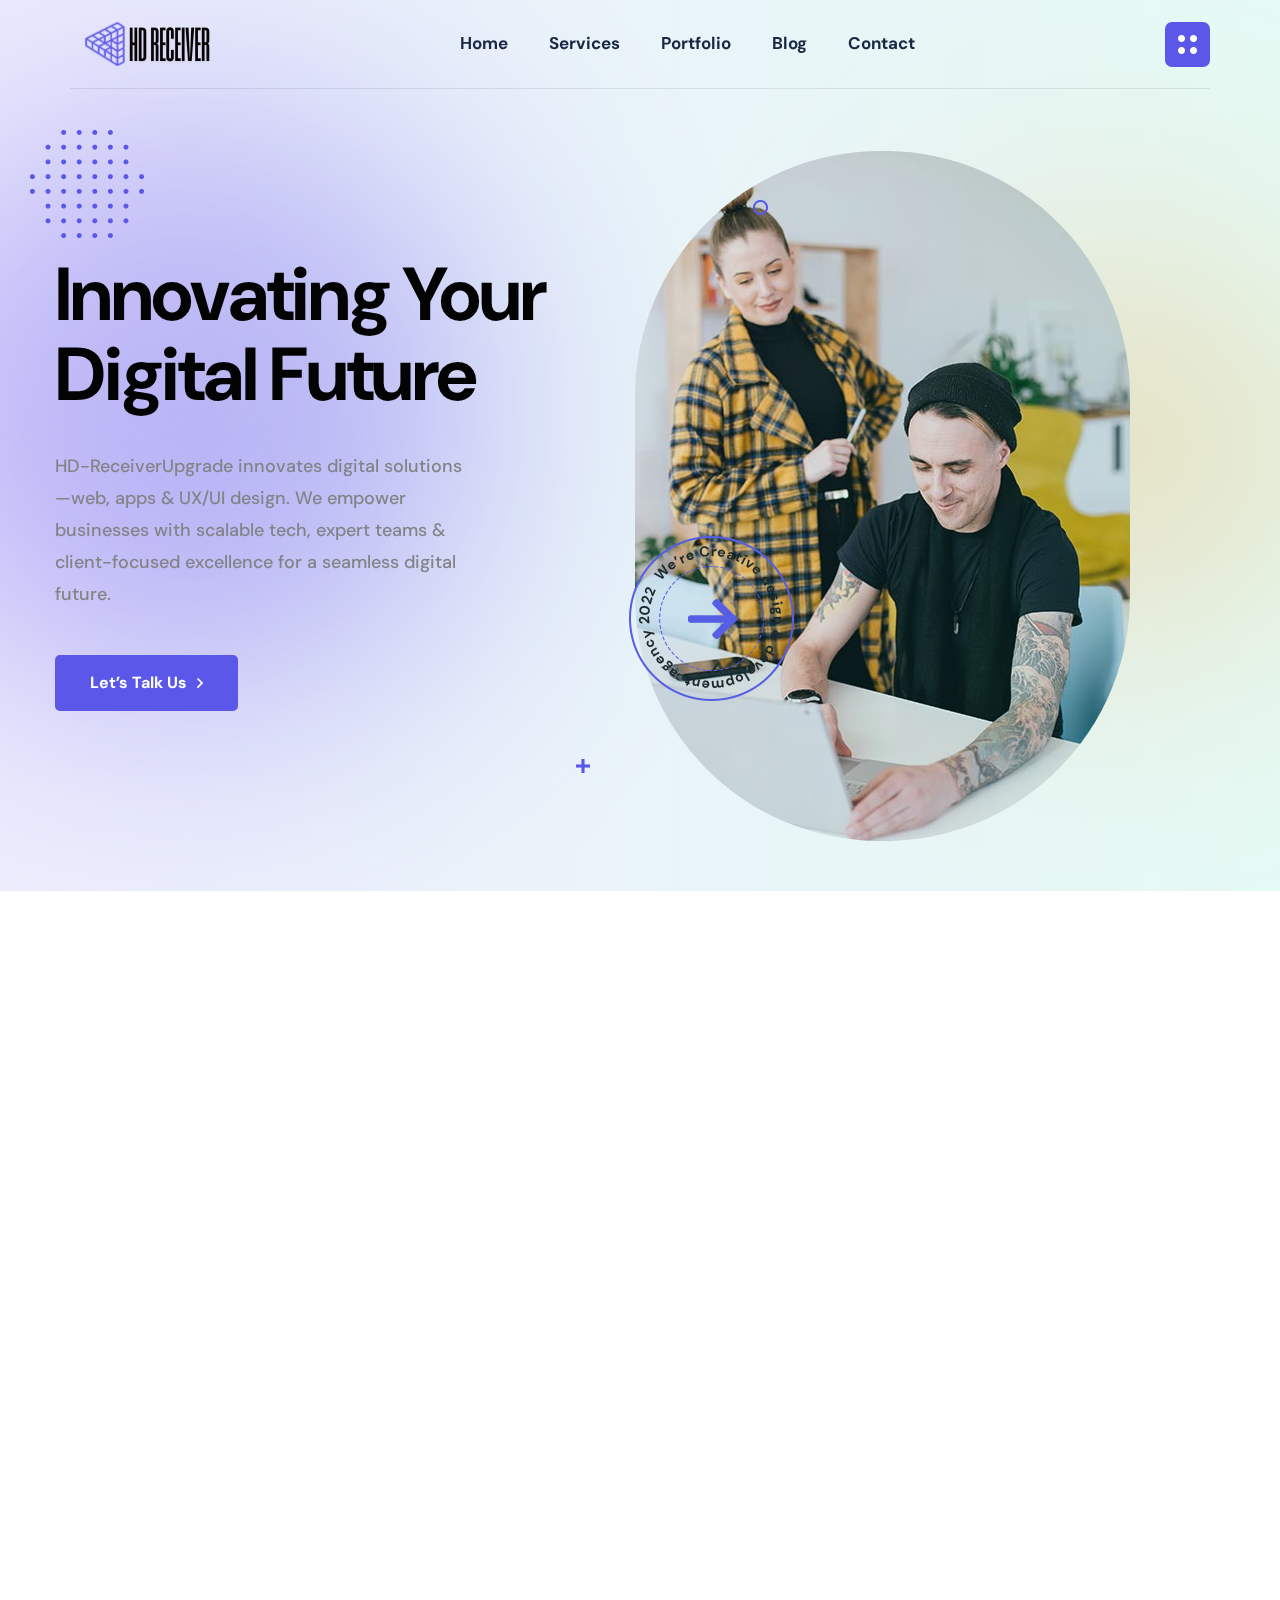
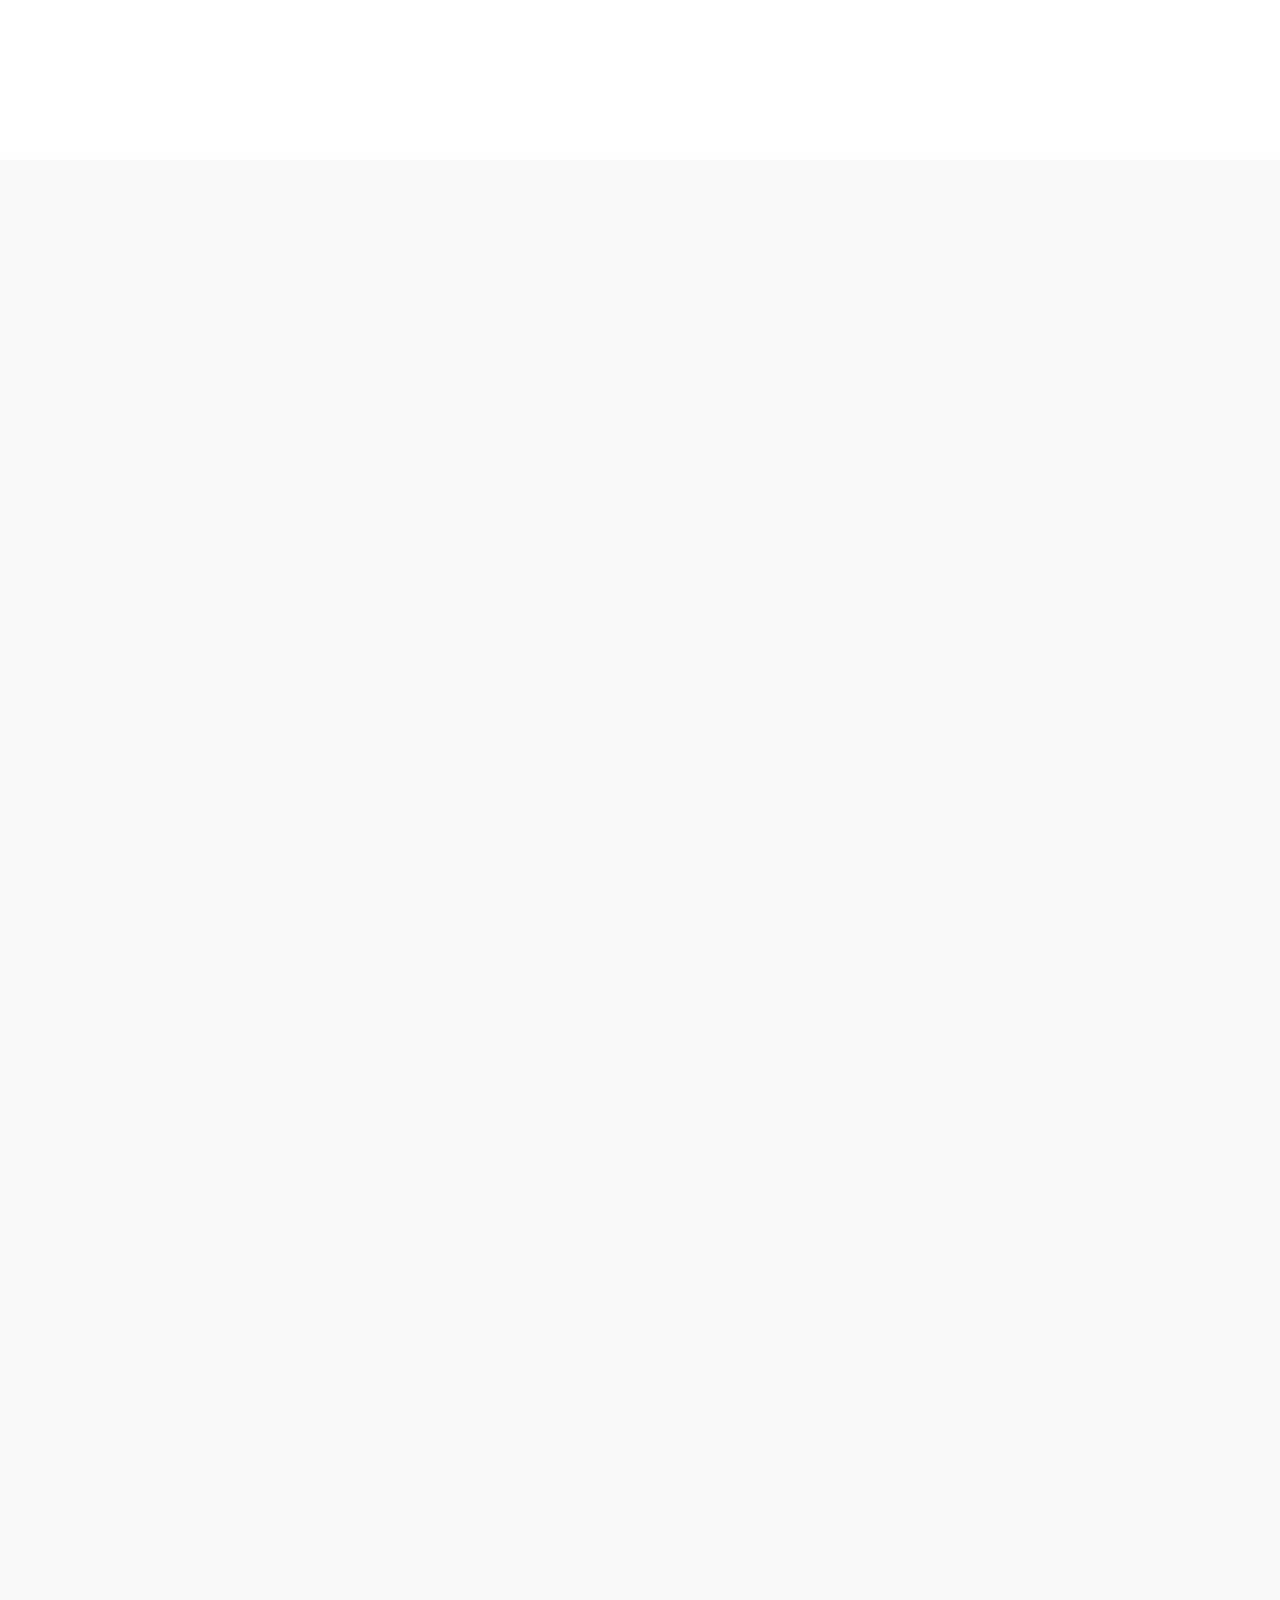
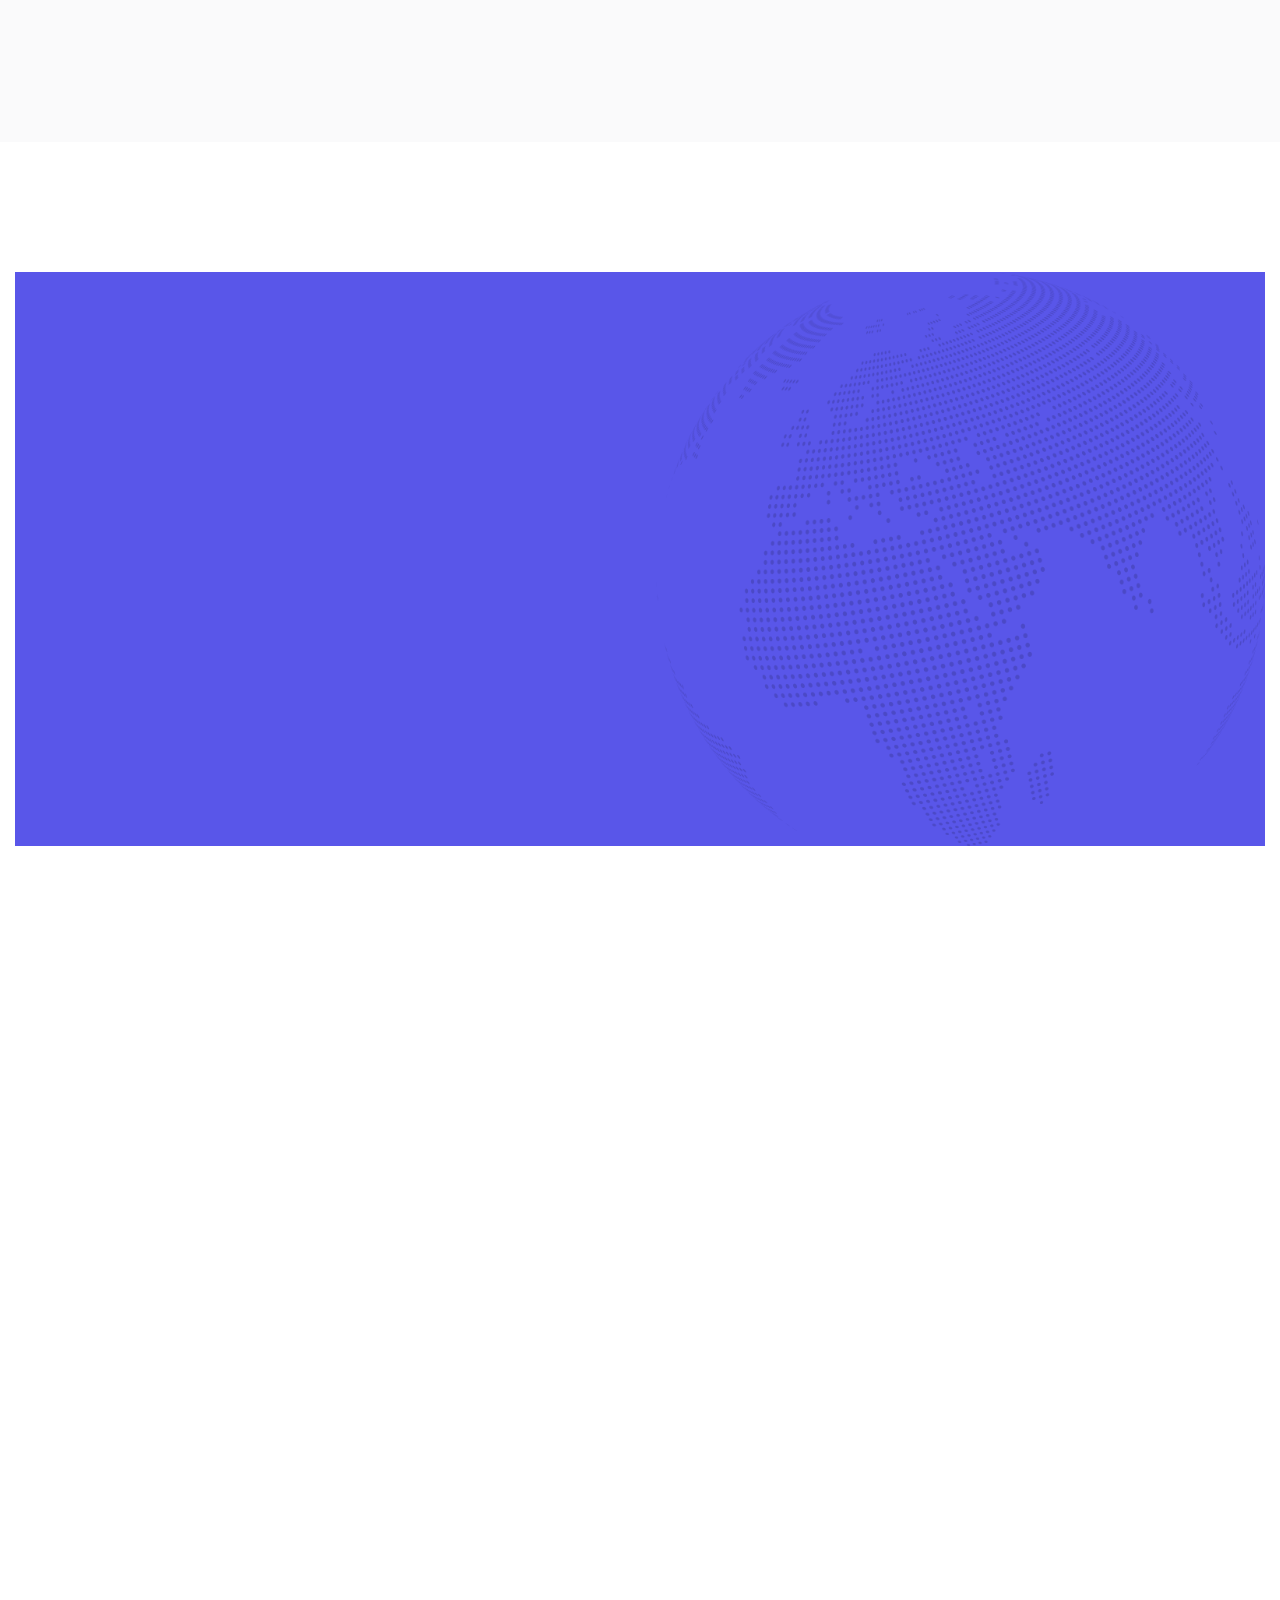
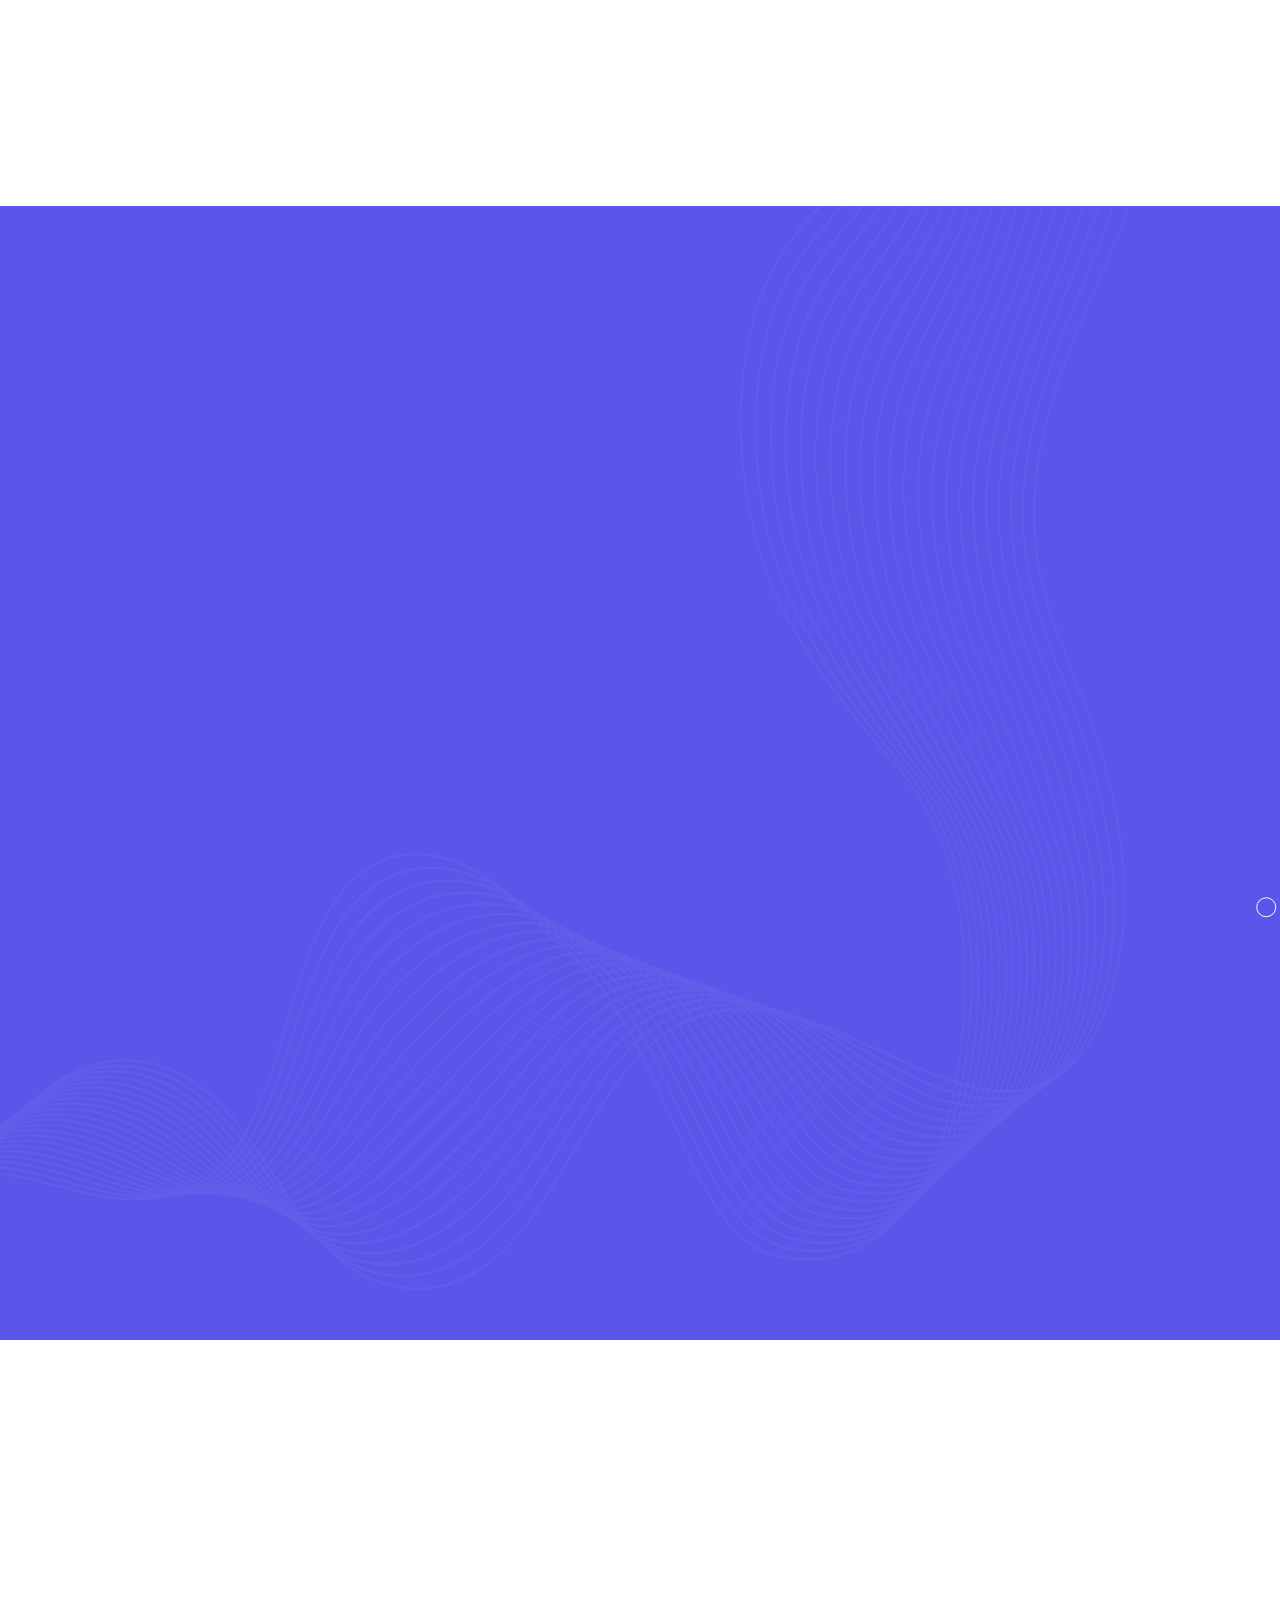
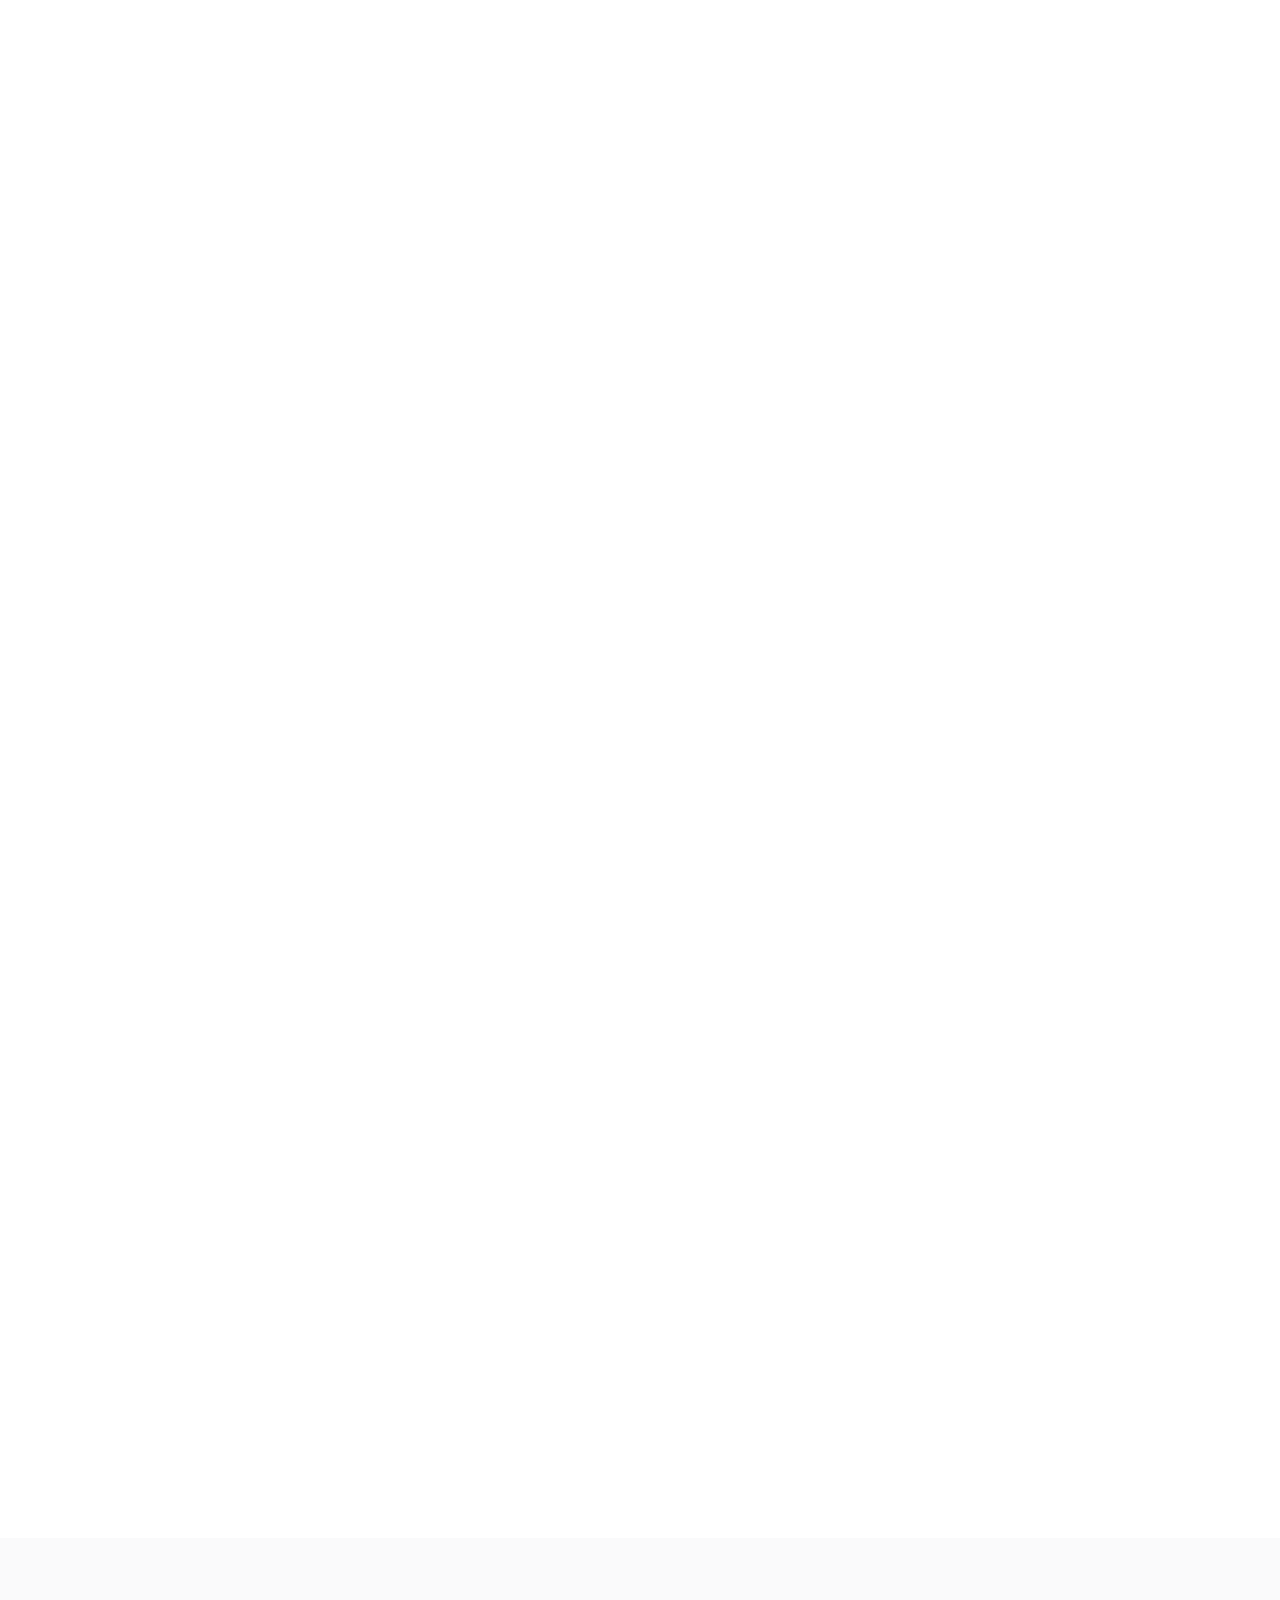
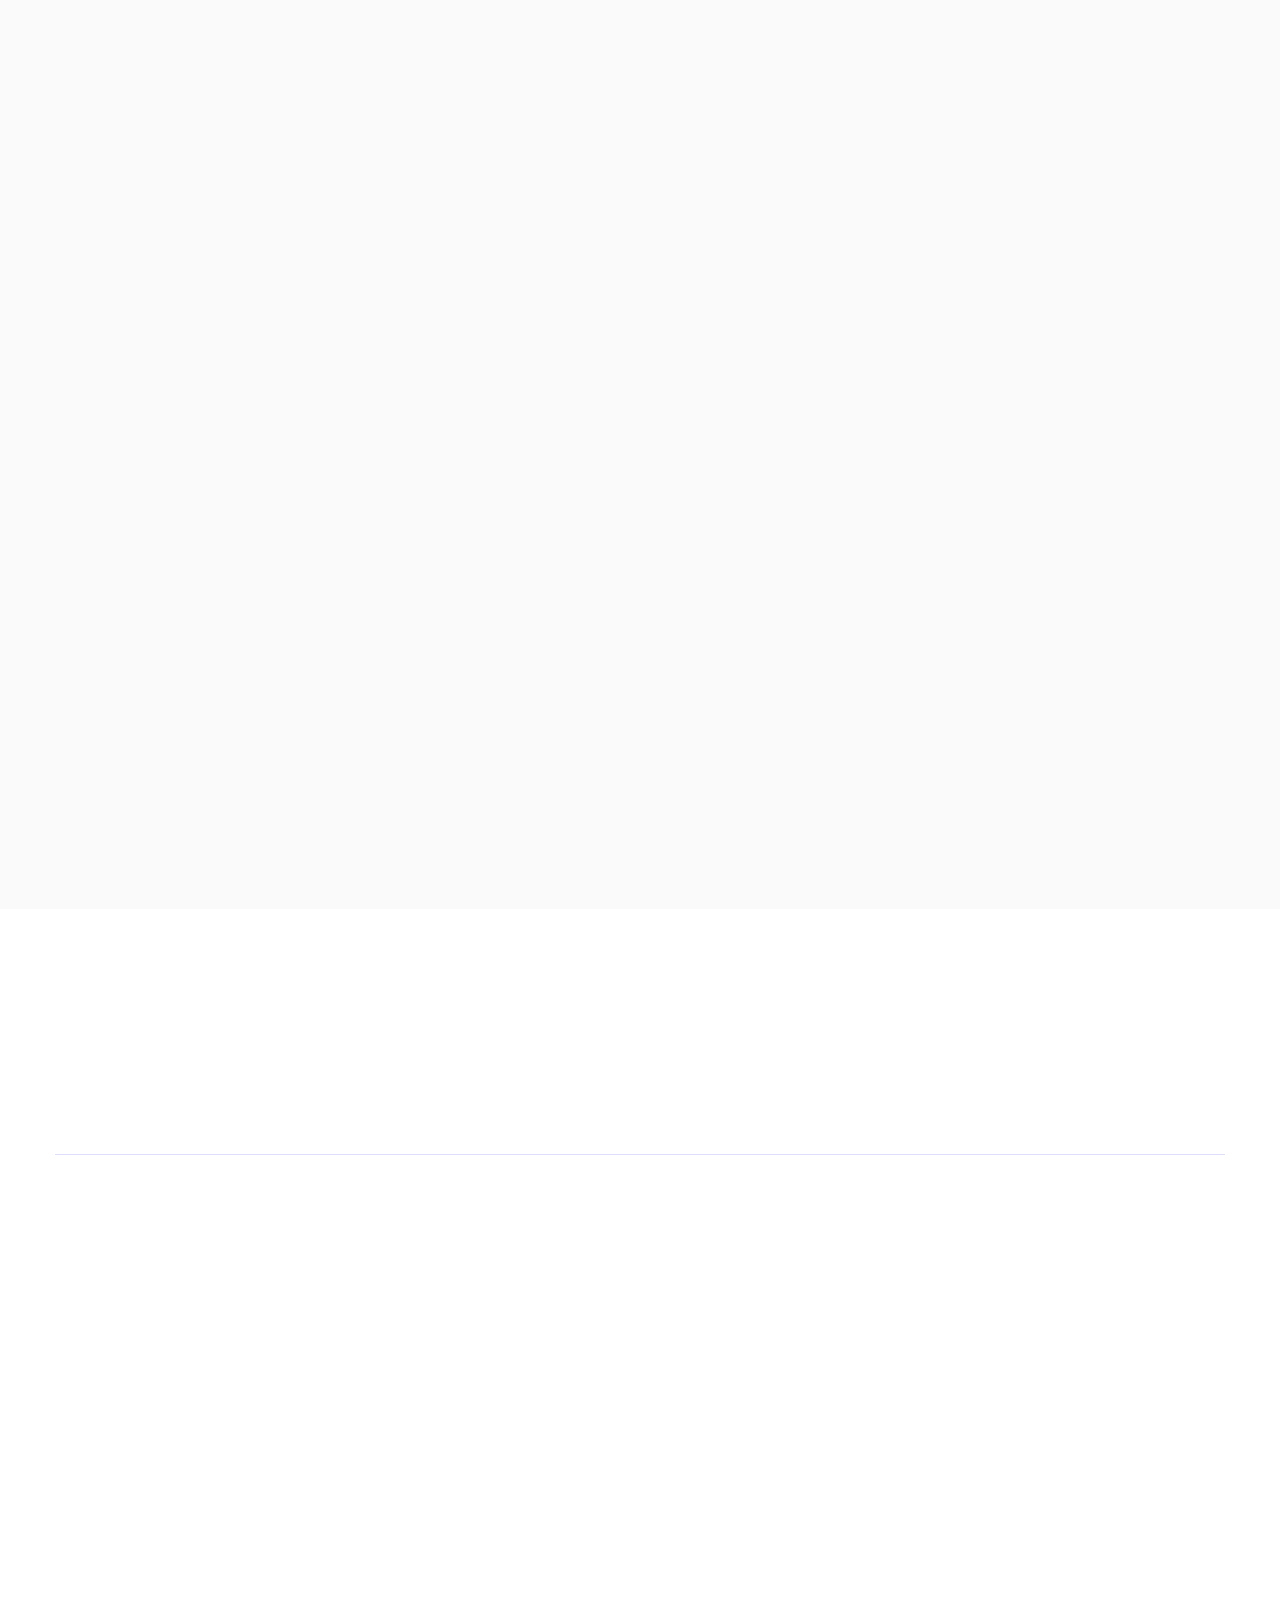
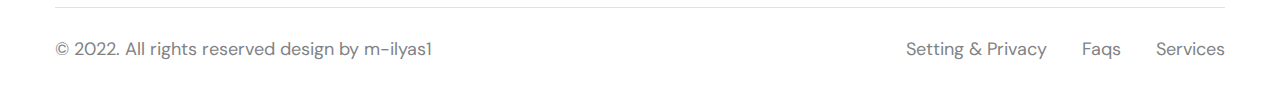
<file: index.html>
<!DOCTYPE html>
<html lang="en">
    
<!-- Mirrored from wpriverthemes.com/HTML/pixlab/ by HTTrack Website Copier/3.x [XR&CO'2014], Fri, 04 Apr 2025 15:24:20 GMT -->
<head>
        <!--====== Required meta tags ======-->
        <meta charset="utf-8">
        <meta http-equiv="x-ua-compatible" content="ie=edge">
        <meta name="description" content="">
        <meta name="viewport" content="width=device-width, initial-scale=1, shrink-to-fit=no">
        <!--====== Title ======-->
        <title>HD-ReceiverUpgrade</title>
        <!--====== Favicon Icon ======-->
        <link rel="shortcut icon" href="assets/images/favicon.ico" type="image/png">
        <!--====== Default css ======-->
        <link rel="stylesheet" href="assets/css/default.css">
        <!--====== Style css ======-->
        <link rel="stylesheet" href="assets/css/style.css">
        <!--====== Responsive css ======-->
        <link rel="stylesheet" href="assets/css/responsive.css">
    </head>
    <body>
        <!--====== Start Preloader ======-->
        <div class="preloader">
            <div class="loader">
                <div class="pre-shadow"></div>
                <div class="pre-box"></div>
            </div>
        </div>
        <!--====== End Preloader ======-->
        <!--====== offcanvas-panel ======-->
        <div class="offcanvas-panel">
            <div class="panel-overlay"></div>
            <div class="offcanvas-panel-inner">
                <div class="panel-logo">
                    <a href="index-2.html"><img src="assets/images/logo/logo-1.png" alt="Logo"></a>
                </div>
                <div class="about-us">
                    <h5 class="panel-widget-title">About Us</h5>
                    <p>
                        hdreceiverupgrade innovates digital solutions—web, apps & UX/UI design. We empower businesses with scalable tech, expert teams & client-focused excellence for a seamless digital future.
                    </p>
                </div>
                <div class="contact-us">
                    <h5 class="panel-widget-title">Contact Us</h5>
                    <ul>
                        <li>
                            <i class="fal fa-map-marker-alt"></i>
                            4435 Eberly AveBrookfield, IL 60513
                        </li>
                        <li>
                            <i class="fal fa-envelope-open"></i>
                            <a href="sales@12tribellc.com">sales@12tribellc.com</a>
                            <a href="sales@12tribellc.com">sales@12tribellc.com</a>
                        </li>
                        <li>
                            <i class="fal fa-phone"></i>
                            <a href="tel:(312) 940-1046">(312) 940-1046</a>
                            <a href="tel:(312) 940-1046">(312) 940-1046</a>
                        </li>
                    </ul>
                </div>
                <a href="#" class="panel-close"><i class="fal fa-times"></i></a>
            </div>
        </div><!--====== offcanvas-panel ======-->

        <!--====== Start Header Section ======-->
        <header class="theme-header transparent-header">
            <!-- header Navigation -->
            <div class="header-navigation navigation-style-v1">
                <div class="nav-overlay"></div>
                <div class="container-fluid">
                    <div class="primary-menu">
                        <div class="site-branding">
                            <a href="index.html" class="brand-logo"><img src="assets/images/logo/logo-1.png" alt="Site Logo"></a>
                        </div>
                        <div class="nav-menu">
                            <!-- Navbar Close -->
                            <div class="navbar-close"><i class="far fa-times"></i></div>
                            <!-- Nav Search -->
                            <div class="nav-search">
                                <form>
                                    <div class="form_group">
                                        <input type="email" class="form_control" placeholder="Search Here" name="email" required>
                                        <button class="search-btn"><i class="fas fa-search"></i></button>
                                    </div>
                                </form>
                            </div>
                            <!-- Main Menu -->
                            <nav class="main-menu">
                                <ul>
                                    <li class="menu-item"><a href="/index.html" class="nav-link">Home</a></li>
                                    <li class="menu-item"><a href="/services.html" class="nav-link">Services</a></li>
                                    <li class="menu-item"><a href="/projects.html" class="nav-link">Portfolio</a></li>
                                    
                                    <!-- <li class="menu-item has-children"><a href="#" class="nav-link">Pages</a>
                                        <ul class="sub-menu">
                                            <li><a href="about.html">About Us</a></li>
                                            <li><a href="team.html">Our Team</a></li>
                                            <li><a href="team-details.html">Team Details</a></li>
                                        </ul>
                                    </li> -->
                                    <li class="menu-item"><a href="blogs.html" class="nav-link">Blog</a></li>

                                    <li class="menu-item"><a href="contact.html" class="nav-link">Contact</a></li>
                                </ul>
                            </nav>
                        </div>
                        <div class="header-right-nav">
                            <ul>
                                <li class="bar-item"><a href="#"><img src="assets/images/dot.png" alt="dot"></a></li>
                                <li class="navbar-toggle-btn">
                                    <div class="navbar-toggler">
                                        <span></span>
                                        <span></span>
                                        <span></span>
                                    </div>
                                </li>
                            </ul>
                        </div>
                    </div>
                </div>
            </div>
        </header>
        <!--====== End Header Section ======-->

        <!--====== Start Hero Section ======-->
        <section class="hero-banner-v1 position-relative">
            <div class="bg-one"></div>
            <div class="bg-two"></div>
            <div class="hero-img hero-img-one scene"><span data-depth=".5"><img src="assets/images/hero/hero-one-img-1.jpg" class="wow fadeInLeft" alt="hero image"></span></div>
            <div class="hero-img hero-img-two scene"><span data-depth=".2"><img src="assets/images/hero/hero-one-img-2.jpg" class="wow fadeInLeft" alt="hero image"></span></div>
            <div class="hero-img hero-img-three scene"><span data-depth=".3"><img src="assets/images/shape/circle-logo-1.png" class="wow fadeInLeft" alt="hero image"></span></div>
            <div class="shape shape-one scene"><span data-depth="1"><img src="assets/images/shape/shape-1.png" alt="shape"></span></div>
            <div class="shape shape-two scene"><span data-depth="2"><img src="assets/images/shape/shape-2.png" alt="shape"></span></div>
            <div class="shape shape-three scene"><span data-depth="3"><img src="assets/images/shape/shape-3.png" alt="shape"></span></div>
            <div class="container">
                <div class="row">
                    <div class="col-xl-8 col-lg-12">
                        <div class="hero-content">
                            <h1 class="wow fadeInUp" data-wow-delay=".5s">Innovating
                                 Your Digital 
                                 Future</h1>
                            <p class="wow fadeInDown" data-wow-delay="1s">HD-ReceiverUpgrade innovates digital solutions—web, apps & UX/UI design. We empower businesses with scalable tech, expert teams & client-focused excellence for a seamless digital future.</p>
                            <a href="contact.html" class="main-btn arrow-btn wow fadeInUp" data-wow-delay=".5s">Let’s Talk Us</a>
                        </div>
                    </div>
                </div>
            </div>
        </section><!--====== End Hero Section ======-->
        
        <!--====== Start Service Section ======-->
        <section class="service-area pt-90 pb-80">
            <div class="container">
                <div class="row justify-content-center">
                    <div class="col-lg-8">
                        <div class="section-title text-center mb-55 wow fadeInUp">
                            <span class="sub-title st-one">Services</span>
                            <h2>Creative Design Solutions</h2>
                            <p>Professional Design Agency to provide solutions</p>
                        </div>
                    </div>
                </div>
                <div class="row justify-content-center">
                    <div class="col-lg-4 col-md-6 col-sm-12">
                        <div class="service-item service-style-one mb-40 wow fadeInDown" data-wow-delay=".3s">
                            <div class="icon">
                                <i class="flaticon-strategy"></i>
                            </div>
                            <div class="text">
                                <h3 class="title"><a href="service-details.html">Web Services</a></h3>
                                <ul class="list-style-two">
                                    <li>Engaging Websites</li>
                                    <li>Digital Optimization</li>
                                    <li>Enhanced Visibility</li>
                                </ul>
                                <a href="service-details.html" class="btn-link">Read More</a>
                            </div>
                        </div>
                    </div>
                    <div class="col-lg-4 col-md-6 col-sm-12">
                        <div class="service-item service-style-one mb-40 wow fadeInDown" data-wow-delay=".5s">
                            <div class="icon">
                                <i class="flaticon-design"></i>
                            </div>
                            <div class="text">
                                <h3 class="title"><a href="service-details.html">App Development</a></h3>
                                <ul class="list-style-two">
                                    <li>Mobile Apps</li>
                                    <li>Web Apps</li>
                                    <li>Precision Crafting</li>
                                </ul>
                                <a href="service-details.html" class="btn-link">Read More</a>
                            </div>
                        </div>
                    </div>
                    <div class="col-lg-4 col-md-6 col-sm-12">
                        <div class="service-item service-style-one mb-40 wow fadeInDown" data-wow-delay=".7s">
                            <div class="icon">
                                <i class="flaticon-source-code"></i>
                            </div>
                            <div class="text">
                                <h3 class="title"><a href="service-details.html">UX / UI Designing</a></h3>
                                <ul class="list-style-two">
                                    <li>Intuitive Interfaces</li>
                                    <li>User Engagement</li>
                                    <li>Seamless Experiences</li>
                                </ul>
                                <a href="service-details.html" class="btn-link">Read More</a>
                            </div>
                        </div>
                    </div>
                </div>
            </div>
        </section>
        <!--====== End Service Section ======-->

<!--====== Start About Section ======-->
        <!-- <section class="about-area about-area-v1 position-relative pt-130">
            <div class="container">
                <div class="row align-items-center">
                    <div class="col-lg-6">
                        <div class="img-holder-box mb-50">
                            <div class="img-holder wow fadeInLeft">
                                <img src="assets/images/about/about-1.jpg" alt="Image">
                            </div>
                            <div class="shape shape-one"><span class="animate-float-y"><img src="assets/images/shape/circle-logo-2.png" class="circle-logo" alt="circle logo"></span></div>
                        </div>
                    </div>
                    <div class="col-lg-6">
                        <div class="text-wrapper mb-50 wow fadeInRight">
                            <div class="section-title mb-15">
                                <span class="sub-title st-one">About Us</span>
                                <h2>We’re Creative 
                                    Agency Since 1993</h2>
                            </div>
                            <h4>Professional Design Agency to provide solutions</h4>
                            <p>On the other hand denounce with righteous and dislike men 
                                who beguile and demoralizes by the charms of pleasure thes moment, so blinded by desire that they cannot</p>
                            <ul class="list-style-one mb-35">
                                <li>Digital Creative Agency</li>
                                <li>Professional Problem Solutions</li>
                                <li>Web Design & Development</li>
                            </ul>
                            <a href="about.html" class="main-btn bordered-btn btn-blue arrow-btn">Learn More Us</a>
                        </div>
                    </div>
                </div>
            </div>
        </section> -->
        <!--====== End About Section ======-->

        <!--====== Start Portfolio Section ======-->
        <section class="portfolio-area portfolio-area-v1 light-gray-bg pt-130 pb-70">
            <div class="container">
                <div class="row">
                    <div class="col-lg-8">
                        <div class="section-title mb-45 wow fadeInUp">
                            <span class="sub-title st-one">Latest Work</span>
                            <h2>Professional Experience</h2>
                            <p>Professional Design Agency to provide solutions</p>
                        </div>
                    </div>
                </div>
                <div class="row">
                    <div class="col-lg-12">
                        <div class="portfolio-filter-button mb-50 wow fadeInLeft">
                            <ul class="filter-btn mb-20">
                                <li data-filter="*" class="active">Show All</li>
                                <li data-filter=".cat-1">Design</li>
                                <li data-filter=".cat-2">Branding</li>
                                <li data-filter=".cat-3">Development</li>
                                <li data-filter=".cat-4">SEO</li>
                                <li data-filter=".cat-5">UX/UI Design</li>
                            </ul>
                        </div>
                    </div>
                </div>
                <div class="row portfolio-grid">
                    <div class="col-lg-4 col-md-6 col-sm-12 cat-1 portfolio-column cat-3">
                        <div class="portfolio-item portfolio-style-one mb-55 wow fadeInUp" data-wow-delay=".1s">
                            <div class="img-holder">
                                <img src="assets/images/portfolio/img-1.jpg" alt="Img">
                                <a href="assets/images/portfolio/img-1.jpg" class="portfolio-hover img-popup">
                                    <div class="hover-content">
                                        <i class="far fa-plus"></i>
                                    </div>
                                </a>
                            </div>
                            <div class="text">
                                <h3 class="title"><a href="project-details.html">Dashboard Design</a></h3>
                                <a href="projects.html" class="cat-link">Creative Design</a>
                            </div>
                        </div>
                    </div>
                    <div class="col-lg-4 col-md-6 col-sm-12 portfolio-column cat-2 cat-4">
                        <div class="portfolio-item portfolio-style-one mb-55 wow fadeInUp" data-wow-delay=".2s">
                            <div class="img-holder">
                                <img src="assets/images/portfolio/img-2.jpg" alt="Img">
                                <a href="assets/images/portfolio/img-2.jpg" class="portfolio-hover img-popup">
                                    <div class="hover-content">
                                        <i class="far fa-plus"></i>
                                    </div>
                                </a>
                            </div>
                            <div class="text">
                                <h3 class="title"><a href="project-details.html">Landing Pages</a></h3>
                                <a href="projects.html" class="cat-link">Creative Design</a>
                            </div>
                        </div>
                    </div>
                    <div class="col-lg-4 col-md-6 col-sm-12 portfolio-column cat-3 cat-4">
                        <div class="portfolio-item portfolio-style-one mb-55 wow fadeInUp" data-wow-delay=".3s">
                            <div class="img-holder">
                                <img src="assets/images/portfolio/img-3.jpg" alt="Img">
                                <a href="assets/images/portfolio/img-3.jpg" class="portfolio-hover img-popup">
                                    <div class="hover-content">
                                        <i class="far fa-plus"></i>
                                    </div>
                                </a>
                            </div>
                            <div class="text">
                                <h3 class="title"><a href="project-details.html">Illustration Design</a></h3>
                                <a href="projects.html" class="cat-link">Creative Design</a>
                            </div>
                        </div>
                    </div>
                    <div class="col-lg-4 col-md-6 col-sm-12 portfolio-column cat-4 cat-3">
                        <div class="portfolio-item portfolio-style-one mb-55 wow fadeInUp" data-wow-delay=".4s">
                            <div class="img-holder">
                                <img src="assets/images/portfolio/img-4.jpg" alt="Img">
                                <a href="assets/images/portfolio/img-4.jpg" class="portfolio-hover img-popup">
                                    <div class="hover-content">
                                        <i class="far fa-plus"></i>
                                    </div>
                                </a>
                            </div>
                            <div class="text">
                                <h3 class="title"><a href="project-details.html">Dashboard Design</a></h3>
                                <a href="projects.html" class="cat-link">Creative Design</a>
                            </div>
                        </div>
                    </div>
                    <div class="col-lg-4 col-md-6 col-sm-12 portfolio-column cat-5 cat-1">
                        <div class="portfolio-item portfolio-style-one mb-55 wow fadeInUp" data-wow-delay=".5s">
                            <div class="img-holder">
                                <img src="assets/images/portfolio/img-5.jpg" alt="Img">
                                <a href="assets/images/portfolio/img-5.jpg" class="portfolio-hover img-popup">
                                    <div class="hover-content">
                                        <i class="far fa-plus"></i>
                                    </div>
                                </a>
                            </div>
                            <div class="text">
                                <h3 class="title"><a href="project-details.html">Apps Development</a></h3>
                                <a href="projects.html" class="cat-link">Creative Design</a>
                            </div>
                        </div>
                    </div>
                    <div class="col-lg-4 col-md-6 col-sm-12 portfolio-column cat-4 cat-2">
                        <div class="portfolio-item portfolio-style-one mb-55 wow fadeInUp" data-wow-delay=".6s">
                            <div class="img-holder">
                                <img src="assets/images/portfolio/img-6.jpg" alt="Img">
                                <a href="assets/images/portfolio/img-6.jpg" class="portfolio-hover img-popup">
                                    <div class="hover-content">
                                        <i class="far fa-plus"></i>
                                    </div>
                                </a>
                            </div>
                            <div class="text">
                                <h3 class="title"><a href="project-details.html">Website Design</a></h3>
                                <a href="projects.html" class="cat-link">Creative Design</a>
                            </div>
                        </div>
                    </div>
                </div>
            </div>
        </section><!--====== End Portfolio Section ======-->
        <!--====== Start CTA Section ======-->
        <section class="cta-area cta-area-v1 pt-130">
            <div class="container-1450">
                <div class="cta-wrapper dark-blue-bg">
                    <div class="cta-img wow fadeInDown "><img src="assets/images/cta/img-1.jpg" alt=""></div>
                    <div class="row">
                        <div class="col-xl-8 col-lg-12">
                            <div class="text-wrapper wow fadeInUp">
                                <div class="section-title section-title-white mb-55">
                                    <span class="sub-title st-one">Let’s Work</span>
                                    <h2>Together we build <span class="fill-text">innovate </span>and <span class="fill-text">elevate </span> your digital <span class="fill-text">success</span></h2>
                                </div>
                                <a href="contact.html" class="main-btn bordered-btn btn-white arrow-btn">Let's Work Together</a>
                            </div>
                        </div>
                    </div>
                </div>
            </div>
        </section>
        <!--====== End CTA Section ======-->
        <!--====== Start Counter Section ======-->
        <section class="counter-area counter-area-v1 pt-240 pb-90">
            <div class="container">
                <div class="row justify-content-center">
                    <div class="col-lg-6">
                        <div class="section-title text-center mb-55 wow fadeInUp">
                            <span class="sub-title st-one">Agency Statistics</span>
                            <h2>Why People’s Like Us</h2>
                            <p>Professional Design Agency to provide solutions</p>
                        </div>
                    </div>
                </div>
                <div class="row no-gutters">
                    <div class="col-lg-3 col-md-6 col-sm-12">
                        <div class="counter-item mb-40 wow fadeInUp" data-wow-delay=".2s">
                            <div class="icon">
                                <i class="flaticon-start-up"></i>
                            </div>
                            <div class="text">
                                <h2 class="number"><span>256</span>+</h2>
                                <p>Project Complate</p>
                            </div>
                        </div>
                    </div>
                    <div class="col-lg-3 col-md-6 col-sm-12">
                        <div class="counter-item mb-40 wow fadeInUp" data-wow-delay=".3s">
                            <div class="icon">
                                <i class="flaticon-creativity"></i>
                            </div>
                            <div class="text">
                                <h2 class="number"><span>783</span>+</h2>
                                <p>Project Complate</p>
                            </div>
                        </div>
                    </div>
                    <div class="col-lg-3 col-md-6 col-sm-12">
                        <div class="counter-item mb-40 wow fadeInUp" data-wow-delay=".4s">
                            <div class="icon">
                                <i class="flaticon-medal"></i>
                            </div>
                            <div class="text">
                                <h2 class="number"><span>97</span>+</h2>
                                <p>Awards Winning</p>
                            </div>
                        </div>
                    </div>
                    <div class="col-lg-3 col-md-6 col-sm-12">
                        <div class="counter-item mb-40 wow fadeInUp" data-wow-delay=".5s">
                            <div class="icon">
                                <i class="flaticon-technical-support"></i>
                            </div>
                            <div class="text">
                                <h2 class="number"><span>35</span>+</h2>
                                <p>Years Of Experience</p>
                            </div>
                        </div>
                    </div>
                </div>
            </div>
        </section><!--====== End Counter Section ======-->
        <!--====== Start Testimonial Section ======-->
        <section class="testimonial-area testimonial-area-v1 dark-blue-bg pattern-bg pt-130 pb-80">
            <div class="shape-img wow fadeInRight animate-float-y"><span><img src="assets/images/testimonial/img-3.jpg" alt=""></span></div>
            <div class="container">
                <div class="row">
                    <div class="col-lg-8">
                        <div class="section-title section-title-white mb-50 wow fadeInLeft">
                            <span class="sub-title st-one">Testimonials</span>
                            <h2>What Our Client’s About Us</h2>
                            <p>Professional Design Agency to provide solutions</p>
                        </div>
                    </div>
                </div>
                <div class="row align-items-center">
                    <div class="col-lg-5">
                        <div class="img-holder mb-50 wow fadeInLeft">
                            <img src="assets/images/testimonial/img-1.jpg" alt="">
                        </div>
                    </div>
                    <div class="col-lg-7">
                        <div class="testimonial-slider-one mb-50 wow fadeInRight">
                            <div class="testimonial-item">
                                <div class="testimonial-content">
                                    <i class="flaticon-quotation"></i>
                                    <h3>hdreceiverupgrade rebuilt our e-commerce site with flawless UX/UI. Traffic increased by 40%, and conversions doubled. Highly recommend their innovative, detail-oriented approach!</h3>
                                    <div class="author-title">
                                        <h4>Dustin A. McPherson</h4>
                                        <p class="position">Senior  Manager</p>
                                    </div>
                                </div>
                            </div>
                            <div class="testimonial-item">
                                <div class="testimonial-content">
                                    <i class="flaticon-quotation"></i>
                                    <h3>Their app development team delivered a scalable, user-friendly platform ahead of schedule. Exceptional communication and technical expertise. A trusted long-term partner! </h3>
                                    <div class="author-title">
                                        <h4>Dustin A. McPherson</h4>
                                        <p class="position">Senior  Manager</p>
                                    </div>
                                </div>
                            </div>
                            <div class="testimonial-item">
                                <div class="testimonial-content">
                                    <i class="flaticon-quotation"></i>
                                    <h3>The UI redesign revolutionized our customer engagement. Intuitive navigation, stunning visuals, and faster load times. 12TribeLLC understands user psychology brilliantly.</h3>
                                    <div class="author-title">
                                        <h4>Dustin A. McPherson</h4>
                                        <p class="position">Senior  Manager</p>
                                    </div>
                                </div>
                            </div>
                            <div class="testimonial-item">
                                <div class="testimonial-content">
                                    <i class="flaticon-quotation"></i>
                                    <h3>From concept to launch, their web services were impeccable. Transparent pricing, relentless support, and measurable results. Our go-to for all things digital!</h3>
                                    <div class="author-title">
                                        <h4>Dustin A. McPherson</h4>
                                        <p class="position">Senior  Manager</p>
                                    </div>
                                </div>
                            </div>
                        </div>
                    </div>
                </div>
            </div>
        </section>
        <!--====== End Testimonial Section ======-->
        <!--====== Start Team Section ======-->
        <section class="team-area team-area-v1 pt-130">
            <div class="container">
                <div class="row justify-content-center">
                    <div class="col-lg-8">
                        <div class="section-title text-center mb-55 wow fadeInUp">
                            <span class="sub-title st-one">Meet Our Team</span>
                            <h2>Experience Team Members</h2>
                            <p>Professional Design Agency to provide solutions</p>
                        </div>
                    </div>
                </div>
                <div class="row">
                    <div class="col-lg-3 col-md-6 col-sm-12">
                        <div class="team-item mb-40 wow fadeInUp" data-wow-delay=".2s">
                            <div class="img-holder">
                                <img src="assets/images/team/img-1.jpg" alt="Team Image">
                                <div class="team-hover">
                                    <ul class="social-link">
                                        <li><a href="#"><i class="fab fa-facebook-f"></i></a></li>
                                        <li><a href="#"><i class="fab fa-dribbble"></i></a></li>
                                        <li><a href="#"><i class="fab fa-twitter"></i></a></li>
                                    </ul>
                                </div>
                            </div>
                            <div class="text text-center">
                                <h4 class="title"><a href="team-details.html">Douglas J. Bleau</a></h4>
                                <p class="position">UX/UI Designer</p>
                            </div>
                        </div>
                    </div>
                    <div class="col-lg-3 col-md-6 col-sm-12">
                        <div class="team-item mb-40 wow fadeInUp" data-wow-delay=".3s">
                            <div class="img-holder">
                                <img src="assets/images/team/img-2.jpg" alt="Team Image">
                                <div class="team-hover">
                                    <ul class="social-link">
                                        <li><a href="#"><i class="fab fa-facebook-f"></i></a></li>
                                        <li><a href="#"><i class="fab fa-dribbble"></i></a></li>
                                        <li><a href="#"><i class="fab fa-twitter"></i></a></li>
                                    </ul>
                                </div>
                            </div>
                            <div class="text text-center">
                                <h4 class="title"><a href="team-details.html">Thomas M. Wilso</a></h4>
                                <p class="position">Web Developer</p>
                            </div>
                        </div>
                    </div>
                    <div class="col-lg-3 col-md-6 col-sm-12">
                        <div class="team-item mb-40 wow fadeInUp" data-wow-delay=".4s">
                            <div class="img-holder">
                                <img src="assets/images/team/img-3.jpg" alt="Team Image">
                                <div class="team-hover">
                                    <ul class="social-link">
                                        <li><a href="#"><i class="fab fa-facebook-f"></i></a></li>
                                        <li><a href="#"><i class="fab fa-dribbble"></i></a></li>
                                        <li><a href="#"><i class="fab fa-twitter"></i></a></li>
                                    </ul>
                                </div>
                            </div>
                            <div class="text text-center">
                                <h4 class="title"><a href="team-details.html">Robert J. Ryan</a></h4>
                                <p class="position">SEO Marketing</p>
                            </div>
                        </div>
                    </div>
                    <div class="col-lg-3 col-md-6 col-sm-12">
                        <div class="team-item mb-40 wow fadeInUp" data-wow-delay=".5s">
                            <div class="img-holder">
                                <img src="assets/images/team/img-4.jpg" alt="Team Image">
                                <div class="team-hover">
                                    <ul class="social-link">
                                        <li><a href="#"><i class="fab fa-facebook-f"></i></a></li>
                                        <li><a href="#"><i class="fab fa-dribbble"></i></a></li>
                                        <li><a href="#"><i class="fab fa-twitter"></i></a></li>
                                    </ul>
                                </div>
                            </div>
                            <div class="text text-center">
                                <h4 class="title"><a href="team-details.html">Kenneth K. Joiner</a></h4>
                                <p class="position">UX/UI Designer</p>
                            </div>
                        </div>
                    </div>
                </div>
            </div>
        </section>
        <!--====== End Team Section ======-->
        <!--====== Start Contact Section ======-->
        <section class="contact-area contact-area-v1 pt-70 pb-80">
            <div class="container">
                <div class="row align-items-center">
                    <div class="col-lg-8">
                        <div class="text-wrapper mb-50 wow fadeInLeft">
                            <h2>Have Any on <span class="fill-text">Project</span>
                                Mind! <span class="fill-text">Contact</span> Us</h2>
                            <p>Sed ut perspiciatis unde omnis iste natus error voluptatem accusantium doloremque laudan
                                tium, totam rem aperiam, eaque ipsa quae abillo <span>inventore veritatis</span> et quasi architecto beatae vitae dicta sunt explicabo. Nemo enim ipsam voluptatem</p>
                            <div class="row">
                                <div class="col-md-6 col-sm-12">
                                    <div class="information-style-one mb-40">
                                        <div class="icon">
                                            <span><i class="far fa-envelope-open"></i>Email Us</span>
                                        </div>
                                        <div class="info">
                                            <h4><a href="mailto:sales@12tribellc.com">sales@12tribellc.com</a></h4>
                                        </div>
                                    </div>
                                </div>
                                <div class="col-md-6 col-sm-12">
                                    <div class="information-style-one mb-40">
                                        <div class="icon">
                                            <span><i class="far fa-phone"></i>Phone Us</span>
                                        </div>
                                        <div class="info">
                                            <h4><a href="tel:+13129401046">+1 (312) 940-1046</a></h4>
                                        </div>
                                    </div>
                                </div>
                            </div>
                            <div class="contact-form">
                                <form>
                                    <div class="row">
                                        <div class="col-lg-6">
                                            <div class="form_group">
                                                <input type="text" class="form_control" placeholder="Full Name" name="name" required>
                                            </div>
                                        </div>
                                        <div class="col-lg-6">
                                            <div class="form_group">
                                                <input type="email" class="form_control" placeholder="Email Address" name="email" required>
                                            </div>
                                        </div>
                                        <div class="col-lg-12">
                                            <div class="form_group">
                                                <textarea class="form_control" placeholder="Write Message" name="message"></textarea>
                                            </div>
                                        </div>
                                        <div class="col-lg-12">
                                            <div class="form_group">
                                                <button class="main-btn arrow-btn">Send Us Message</button>
                                            </div>
                                        </div>
                                    </div>
                                </form>
                            </div>
                        </div>
                    </div>
                    <div class="col-lg-4">
                        <div class="img-holder mb-50 wow fadeInRight">
                            <div class="shape shape-icon-one scene"><span data-depth="1"><img src="assets/images/shape/shape-4.png" alt=""></span></div>
                            <div class="shape shape-icon-two"><span></span></div>
                            <img src="assets/images/contact/contact-1.jpg" alt="Contact Image">
                        </div>
                    </div>
                </div>
            </div>
        </section>
        <!--====== End Contact Section ======-->
        <!--====== Start Blog Section ======-->
        <section class="blog-area blog-area-v1 light-gray-bg pt-130 pb-130">
            <div class="container">
                <div class="row justify-content-center">
                    <div class="col-lg-6">
                        <div class="section-title text-center mb-55 wow fadeInUp" data-wow-delay=".2s">
                            <span class="sub-title st-one">Articles News</span>
                            <h2>Latest News & Blogs</h2>
                            <p>Professional Design Agency to provide solutions</p>
                        </div>
                    </div>
                </div>
                <div class="row">
                    <div class="col-lg-4 col-md-6 col-sm-12">
                        <div class="blog-post-item mb-40 wow fadeInUp" data-wow-delay=".25s">
                            <div class="entry-content">
                                <a href="#" class="cat-btn">Design</a>
                                <h3 class="title"><a href="blog-details.html">Everything You Want To Know About</a></h3>
                                <p>Sit amet consectete adipising elit 
                                    wedo eiusmod temeidiunt laboret dolore magna ways</p>
                                <a href="blog-details.html" class="btn-link">Read More</a>
                            </div>
                        </div>
                    </div>
                    <div class="col-lg-4 col-md-6 col-sm-12">
                        <div class="blog-post-item mb-40 wow fadeInUp" data-wow-delay=".30s">
                            <div class="entry-content">
                                <a href="#" class="cat-btn">Design</a>
                                <h3 class="title"><a href="blog-details.html">Designing Better Links For Websites And Emails</a></h3>
                                <p>Sit amet consectete adipising elit 
                                    wedo eiusmod temeidiunt laboret dolore magna ways</p>
                                <a href="blog-details.html" class="btn-link">Read More</a>
                            </div>
                        </div>
                    </div>
                    <div class="col-lg-4 col-md-6 col-sm-12">
                        <div class="blog-post-item mb-40 wow fadeInUp" data-wow-delay=".35s">
                            <div class="entry-content">
                                <a href="#" class="cat-btn">Design</a>
                                <h3 class="title"><a href="blog-details.html">Everything You Want To Know About</a></h3>
                                <p>Sit amet consectete adipising elit 
                                    wedo eiusmod temeidiunt laboret dolore magna ways</p>
                                <a href="blog-details.html" class="btn-link">Read More</a>
                            </div>
                        </div>
                    </div>
                </div>
                <div class="row">
                    <div class="col-lg-12">
                        <div class="button-box text-center wow fadeInUp">
                            <a href="blogs.html" class="main-btn arrow-btn">View More News</a>
                        </div>
                    </div>
                </div>
            </div>
        </section>
        <!--====== End Blog Section ======-->
        <!--====== Start Footer ======-->
        <footer class="footer-area">
            <div class="container">
                <div class="footer-top pt-75 pb-40">
                    <div class="row align-items-center">
                        <div class="col-md-6">
                            <div class="footer-logo mb-40 wow fadeInLeft">
                                <img src="assets/images/logo/footer-logo-1.png" alt="Brand Logo">
                            </div>
                        </div>
                        <div class="col-md-6">
                            <div class="text-wrapper mb-40 wow fadeInRight">
                                <h3>Modern Solutionsd For 
                                    <span class="blue-dark">Creative Agency</span></h3>
                            </div>
                        </div>
                    </div>
                </div>
                <div class="footer-widget pt-70 pb-40">
                    <div class="row">
                        <div class="col-lg-3 col-md-6 col-sm-12">
                            <div class="widget footer-nav-widget mb-40 wow fadeInUp" data-wow-delay=".15s">
                                <h4 class="widget-title">Services</h4>
                                <ul class="widget-nav">
                                    <li><a href="services.html">UX/UI Design</a></li>
                                    <li><a href="services.html">Web Development</a></li>
                                    <li><a href="services.html">SEO Optimization</a></li>
                                    <li><a href="services.html">Product Design</a></li>
                                    <li><a href="services.html">Logo Design</a></li>
                                    <li><a href="services.html">Brand Design</a></li>
                                </ul>
                            </div>
                        </div>
                        <div class="col-lg-3 col-md-6 col-sm-12">
                            <div class="widget footer-nav-widget mb-40 wow fadeInUp" data-wow-delay=".20s">
                                <h4 class="widget-title">Links</h4>
                                <ul class="widget-nav">
                                    <li><a href="services.html">About Agency</a></li>
                                    <li><a href="services.html">Latest News & Blog</a></li>
                                    <li><a href="services.html">Meet The Team</a></li>
                                    <li><a href="services.html">Popular Services</a></li>
                                    <li><a href="services.html">Testimonials</a></li>
                                    <li><a href="services.html">Need a Career?</a></li>
                                </ul>
                            </div>
                        </div>
                        <div class="col-lg-2 col-md-6 col-sm-12">
                            <div class="widget social-widget mb-40 wow fadeInUp" data-wow-delay=".25s">
                                <h4 class="widget-title">Follow</h4>
                                <ul class="social-nav">
                                    <li><a href="#"><i class="fab fa-dribbble"></i>Dribbble</a></li>
                                    <li><a href="#"><i class="fab fa-instagram"></i>Instagram</a></li>
                                    <li><a href="#"><i class="fab fa-twitter"></i>Twitter</a></li>
                                    <li><a href="#"><i class="fab fa-behance"></i>Behance</a></li>
                                    <li><a href="#"><i class="fab fa-facebook-f"></i>Facebook</a></li>
                                    <li><a href="#"><i class="fab fa-medium-m"></i>Medium</a></li>
                                </ul>
                            </div>
                        </div>
                        <div class="col-lg-4 col-md-6 col-sm-12">
                            <div class="widget newsletter-widget mb-40 wow fadeInUp" data-wow-delay=".30s">
                                <div class="newsletter-content">
                                    <h3>Subscribe Our 
                                        Newsletter</h3>
                                    <p>Natus errorsit voluptatem accusa dolore
                                        mque quae <a href="#">abillo inventore verita</a> achitec 
                                        beatae vitae dicta sunt explicabo.</p>
                                    <form>
                                        <div class="form_group">
                                            <input type="email" class="form_control" placeholder="Email Address" name="email" required>
                                            <button class="main-btn">Sign Up</button>
                                        </div>
                                    </form>
                                </div>
                            </div>
                        </div>
                    </div>
                </div>
                <div class="footer-copyright">
                    <div class="row">
                        <div class="col-lg-6">
                            <div class="copyright-text">
                                <p>&copy; 2022. All rights reserved design by <a target="_blank" href="https://github.com/M-ilyas1">m-ilyas1</a></p>
                            </div>
                        </div>
                        <div class="col-lg-6">
                            <div class="footer-nav float-lg-right">
                                <ul>
                                    <li><a href="/services.html">Setting & Privacy </a></li>
                                    <li><a href="/services.html">Faqs</a></li>
                                    <li><a href="/services.html">Services</a></li>
                                </ul>
                            </div>
                        </div>
                    </div>
                </div>
            </div>
        </footer><!--====== End Footer ======-->
        <!--====== back-to-top ======-->
        <a href="#" class="back-to-top" ><i class="far fa-angle-up"></i></a>
        <!--====== Jquery js ======-->
        <script src="assets/vendor/jquery-3.6.0.min.js"></script>
        <!--====== Bootstrap js ======-->
        <script src="assets/vendor/popper/popper.min.js"></script>
        <!--====== Bootstrap js ======-->
        <script src="assets/vendor/bootstrap/js/bootstrap.min.js"></script>
        <!--====== Slick js ======-->
        <script src="assets/vendor/slick/slick.min.js"></script>
        <!--====== Magnific js ======-->
        <script src="assets/vendor/magnific-popup/dist/jquery.magnific-popup.min.js"></script>
        <!--====== Isotope js ======-->
        <script src="assets/vendor/isotope.min.js"></script>
        <!--====== Imagesloaded js ======-->
        <script src="assets/vendor/imagesloaded.min.js"></script>
        <!--====== Counterup js ======-->
        <script src="assets/vendor/jquery.counterup.min.js"></script>
        <!--====== Waypoints js ======-->
        <script src="assets/vendor/jquery.waypoints.js"></script>
        <!--====== Nice-select js ======-->
        <script src="assets/vendor/nice-select/js/jquery.nice-select.min.js"></script>
        <!--====== WOW js ======-->
        <script src="assets/vendor/wow.min.js"></script>
        <!--====== Parallax js ======-->
        <script src="assets/vendor/parallax.min.js"></script>
        <!--====== Main js ======-->
        <script src="assets/js/theme.js"></script>
    </body>

<!-- Mirrored from wpriverthemes.com/HTML/pixlab/ by HTTrack Website Copier/3.x [XR&CO'2014], Fri, 04 Apr 2025 15:24:41 GMT -->
</html>
</file>
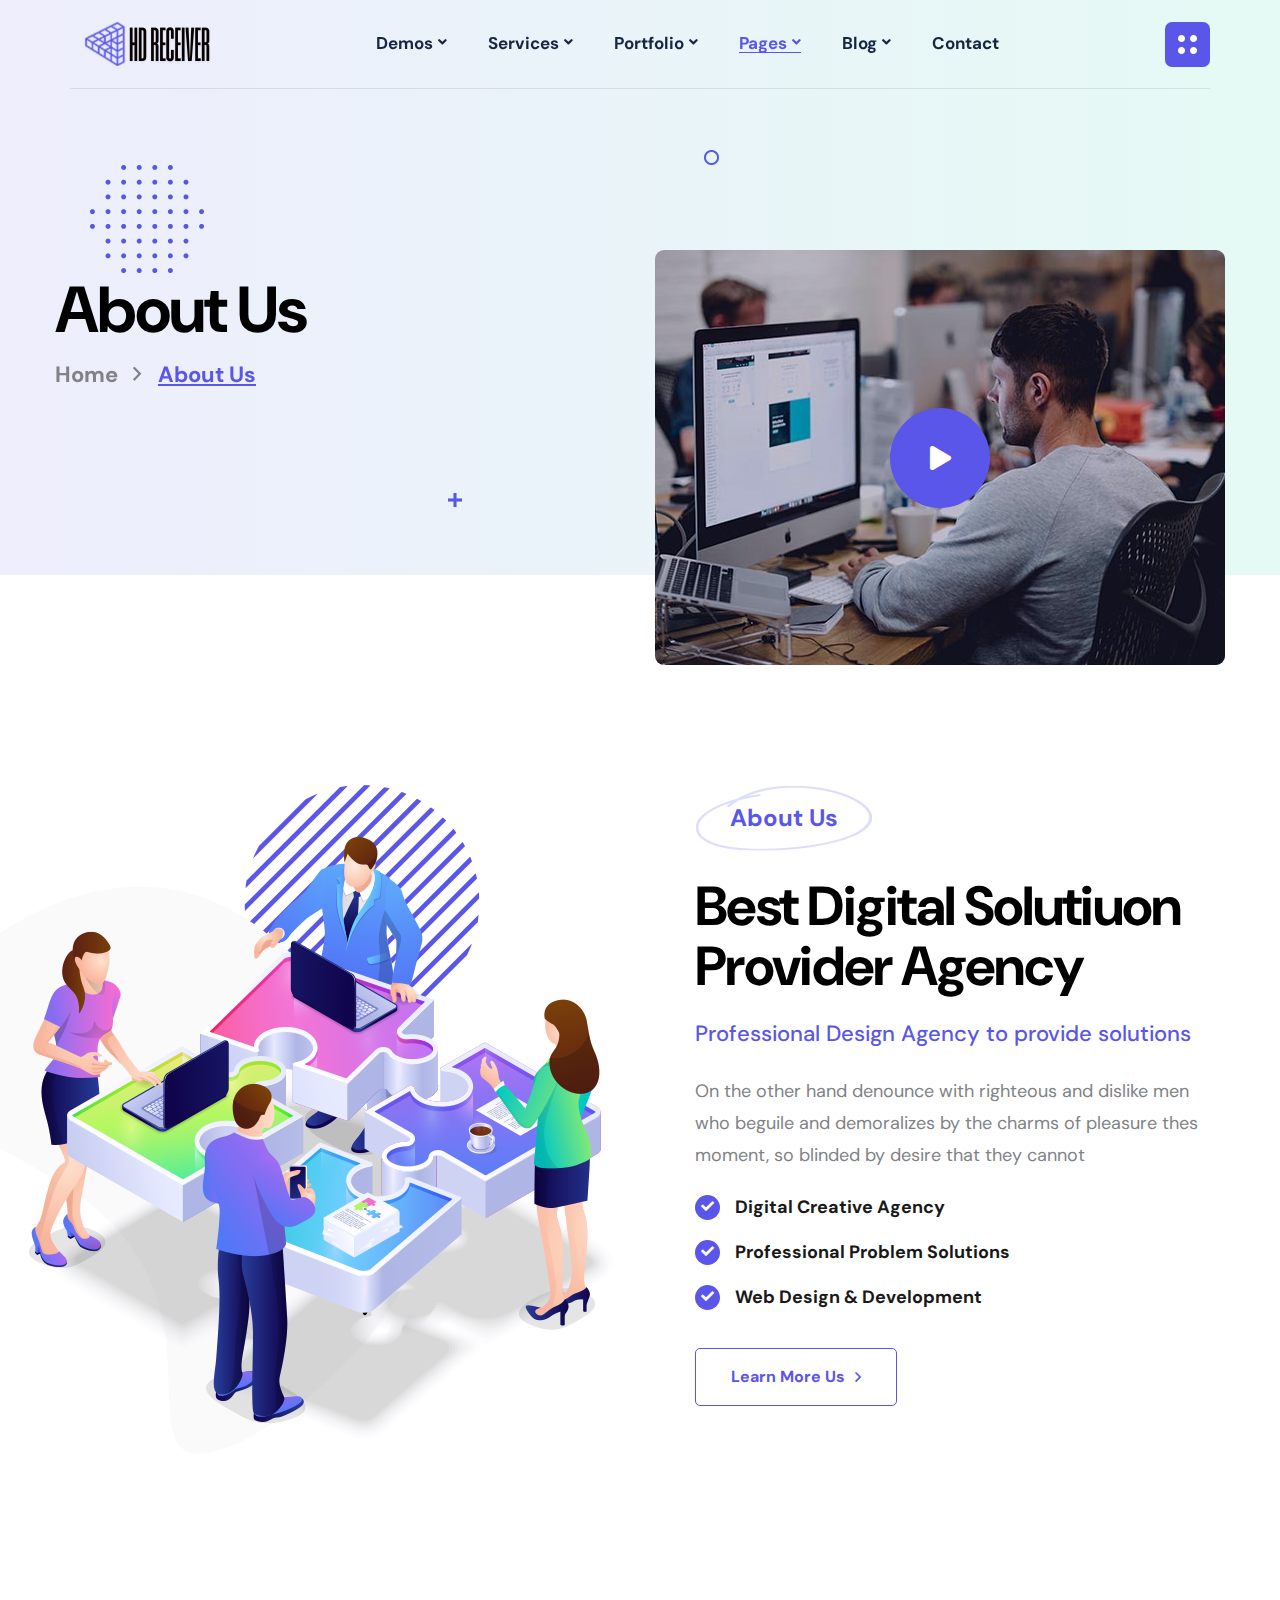
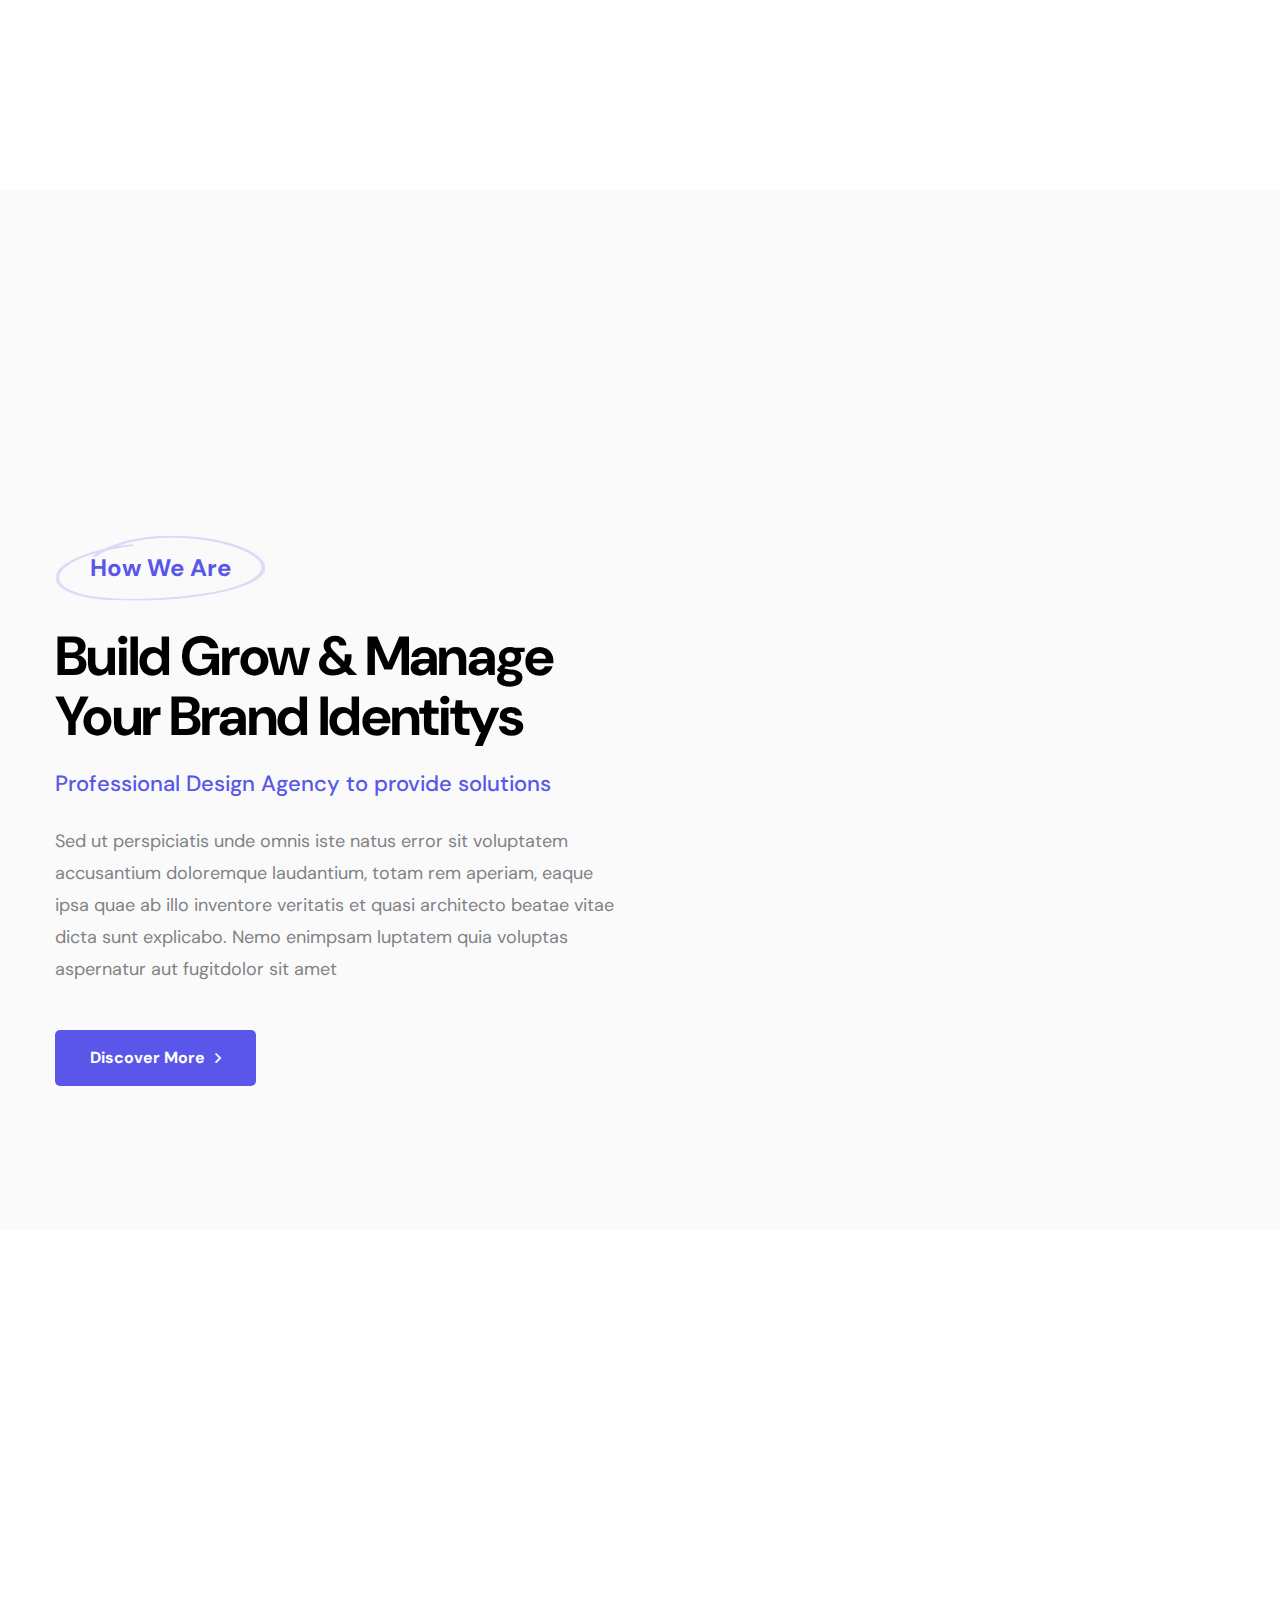
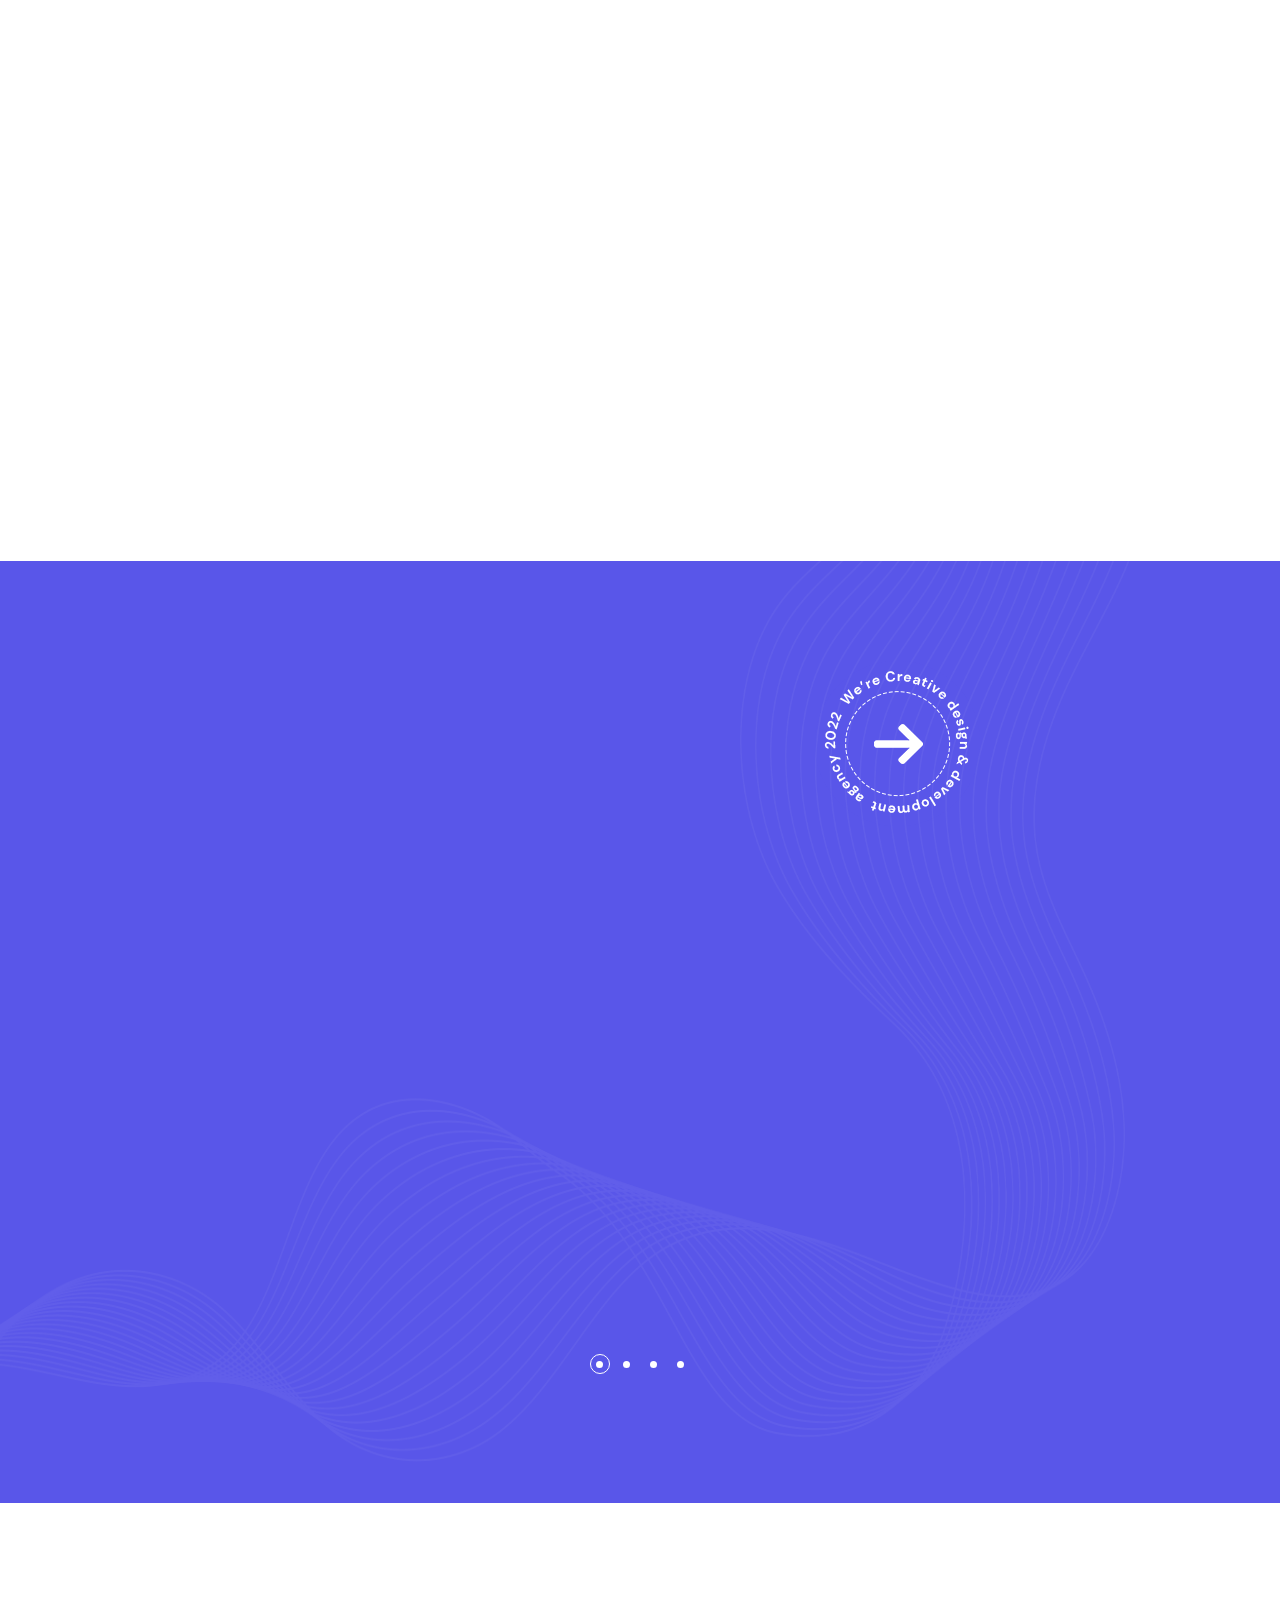
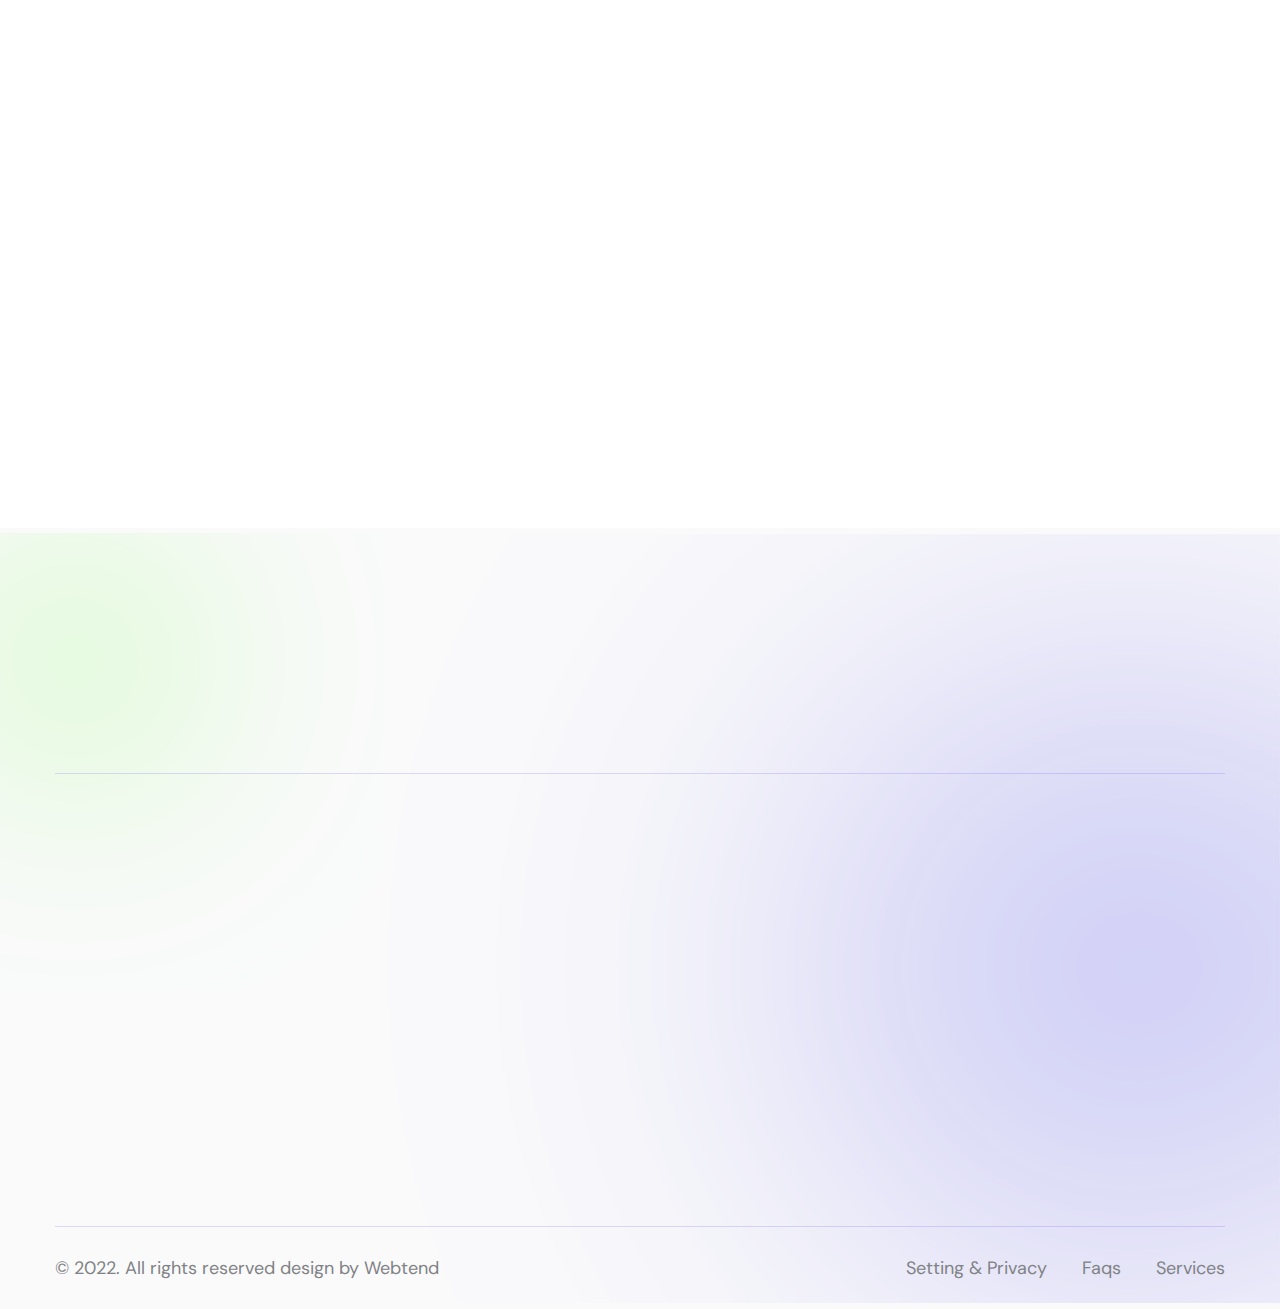
<file: about.html>
<!DOCTYPE html>
<html lang="en">
    
<!-- Mirrored from wpriverthemes.com/HTML/pixlab/about.html by HTTrack Website Copier/3.x [XR&CO'2014], Fri, 04 Apr 2025 15:25:31 GMT -->
<head>
        <!--====== Required meta tags ======-->
        <meta charset="utf-8">
        <meta http-equiv="x-ua-compatible" content="ie=edge">
        <meta name="description" content="">
        <meta name="viewport" content="width=device-width, initial-scale=1, shrink-to-fit=no">
        <!--====== Title ======-->
        <title>Pixlab - Creative Agency HTML Template</title>
        <!--====== Favicon Icon ======-->
        <link rel="shortcut icon" href="assets/images/favicon.ico" type="image/png">
        <!--====== Default css ======-->
        <link rel="stylesheet" href="assets/css/default.css">
        <!--====== Style css ======-->
        <link rel="stylesheet" href="assets/css/style.css">
        <!--====== Responsive css ======-->
        <link rel="stylesheet" href="assets/css/responsive.css">
    </head>
    <body>
        <!--====== Start Preloader ======-->
        <div class="preloader">
            <div class="loader">
                <div class="pre-shadow"></div>
                <div class="pre-box"></div>
            </div>
        </div>
        <!--====== End Preloader ======-->
        <!--====== offcanvas-panel ======-->
        <div class="offcanvas-panel">
            <div class="panel-overlay"></div>
            <div class="offcanvas-panel-inner">
                <div class="panel-logo">
                    <a href="index-2.html"><img src="assets/images/logo/logo-1.png" alt="Logo"></a>
                </div>
                <div class="about-us">
                    <h5 class="panel-widget-title">About Us</h5>
                    <p>
                        Lorem, ipsum dolor sit amet consectetur adipisicing elit. Tempore ipsam alias quae cupiditate quas, neque eum magni impedit asperiores.
                    </p>
                </div>
                <div class="contact-us">
                    <h5 class="panel-widget-title">Contact Us</h5>
                    <ul>
                        <li>
                            <i class="fal fa-map-marker-alt"></i>
                            121 King St, Melbourne VIC 3000, Australia.
                        </li>
                        <li>
                            <i class="fal fa-envelope-open"></i>
                            <a href="mailto:hello@barky.com"> hello@barky.com</a>
                            <a href="mailto:info@barky.com">info@barky.com</a>
                        </li>
                        <li>
                            <i class="fal fa-phone"></i>
                            <a href="tel:(312)-895-9800">(312) 895-9800</a>
                            <a href="tel:(312)-895-9888">(312) 895-9888</a>
                        </li>
                    </ul>
                </div>
                <a href="#" class="panel-close"><i class="fal fa-times"></i></a>
            </div>
        </div><!--====== offcanvas-panel ======-->
        <!--====== Start Header Section ======-->
        <header class="theme-header transparent-header">
            <!-- header Navigation -->
            <div class="header-navigation navigation-style-v1">
                <div class="nav-overlay"></div>
                <div class="container-fluid">
                    <div class="primary-menu">
                        <div class="site-branding">
                            <a href="index-2.html" class="brand-logo"><img src="assets/images/logo/logo-1.png" alt="Site Logo"></a>
                        </div>
                        <div class="nav-menu">
                            <!-- Navbar Close -->
                            <div class="navbar-close"><i class="far fa-times"></i></div>
                            <!-- Nav Search -->
                            <div class="nav-search">
                                <form>
                                    <div class="form_group">
                                        <input type="email" class="form_control" placeholder="Search Here" name="email" required>
                                        <button class="search-btn"><i class="fas fa-search"></i></button>
                                    </div>
                                </form>
                            </div>
                            <!-- Main Menu -->
                            <nav class="main-menu">
                                <ul>
                                    <li class="menu-item has-children"><a href="#" class="nav-link">Demos</a>
                                        <ul class="sub-menu">
                                            <li class="has-children"><a href="#">Multipage</a>
                                                <ul class="sub-menu">
                                                    <li><a href="index-2.html">Creative Agency</a></li>
                                                    <li><a href="index-3.html">Digital Agency</a></li>
                                                    <li><a href="index-4.html">Design Studio</a></li>
                                                    <li><a href="index-3-dark.html">Design Studio Dark</a></li>
                                                </ul>
                                            </li>
                                            <li class="has-children"><a href="#">Onepage</a>
                                                <ul class="sub-menu">
                                                    <li><a href="onepage-index-1.html">Creative Agency</a></li>
                                                    <li><a href="onepage-index-2.html">Digital Agency</a></li>
                                                    <li><a href="onepage-index-3.html">Design Studio</a></li>
                                                    <li><a href="onepage-index-3-dark.html">Design Studio Dark</a></li>
                                                </ul>
                                            </li>
                                        </ul>
                                    </li>
                                    <li class="menu-item has-children"><a href="#" class="nav-link">Services</a>
                                        <ul class="sub-menu">
                                            <li><a href="services.html">Our Service</a></li>
                                            <li><a href="service-details.html">Service Details</a></li>
                                        </ul>
                                    </li>
                                    <li class="menu-item has-children"><a href="#" class="nav-link">Portfolio</a>
                                        <ul class="sub-menu">
                                            <li><a href="projects.html">Our Portfolio</a></li>
                                            <li><a href="project-details.html">Portfolio Details</a></li>
                                        </ul>
                                    </li>
                                    <li class="menu-item has-children"><a href="#" class="active nav-link">Pages</a>
                                        <ul class="sub-menu">
                                            <li><a href="about.html">About Us</a></li>
                                            <li><a href="team.html">Our Team</a></li>
                                            <li><a href="team-details.html">Team Details</a></li>
                                        </ul>
                                    </li>
                                    <li class="menu-item has-children"><a href="#" class="nav-link">Blog</a>
                                        <ul class="sub-menu">
                                            <li><a href="blogs.html">Our Blog</a></li>
                                            <li><a href="blog-details.html">Blog Details</a></li>
                                        </ul>
                                    </li>
                                    <li class="menu-item"><a href="contact.html" class="nav-link">Contact</a></li>
                                </ul>
                            </nav>
                        </div>
                        <div class="header-right-nav">
                            <ul>
                                <li class="bar-item"><a href="#"><img src="assets/images/dot.png" alt="dot"></a></li>
                                <li class="navbar-toggle-btn">
                                    <div class="navbar-toggler">
                                        <span></span>
                                        <span></span>
                                        <span></span>
                                    </div>
                                </li>
                            </ul>
                        </div>
                    </div>
                </div>
            </div>
        </header><!--====== End Header Section ======-->
        <!--====== Start Page-banner section ======-->
        <section class="page-banner bg_cover position-relative z-1">
            <div class="shape shape-one scene"><span data-depth="1"><img src="assets/images/shape/shape-1.png" alt=""></span></div>
            <div class="shape shape-two scene"><span data-depth="2"><img src="assets/images/shape/shape-2.png" alt=""></span></div>
            <div class="shape shape-three scene"><span data-depth="3"><img src="assets/images/shape/shape-3.png" alt=""></span></div>
            <div class="shape shape-four scene"><span data-depth="4"><img src="assets/images/shape/shape-2.png" alt=""></span></div>
            <div class="container">
                <div class="row align-items-center">
                    <div class="col-lg-6">
                        <div class="page-title">
                            <h1>About Us</h1>
                            <ul class="breadcrumbs-link">
                                <li><a href="index-2.html">Home</a></li>
                                <li class="active">About Us</li>
                            </ul>
                        </div>
                    </div>
                    <div class="col-lg-6">
                        <div class="page-banner-img">
                            <img src="assets/images/breadcrumb/img-1.jpg" alt="">
                            <div class="play-content">
                                <a href="https://www.youtube.com/watch?v=AT6oSIDbGkw" class="video-popup"><i class="fas fa-play"></i></a>
                            </div>
                        </div>
                    </div>
                </div>
            </div>
        </section>
        <!--====== End Page-banner section ======-->
        <!--====== Start About section ======-->
        <section class="about-area about-area-v3 pt-210 pb-50">
            <div class="container">
                <div class="row">
                    <div class="col-lg-6">
                        <div class="img-holder mb-50 wow fadeInLeft">
                            <img src="assets/images/about/about-4.png" alt="">
                        </div>
                    </div>
                    <div class="col-lg-6">
                        <div class="text-wrapper mb-50 wow fadeInRight">
                            <div class="section-title mb-25">
                                <span class="sub-title st-one">About Us</span>
                                <h2>Best Digital Solutiuon
                                    Provider Agency
                                    </h2>
                                <p class="blue-dark">Professional Design Agency to provide solutions</p>
                            </div>
                            <p>On the other hand denounce with righteous and dislike men 
                                who beguile and demoralizes by the charms of pleasure thes moment, so blinded by desire that they cannot</p>
                            <ul class="list-style-one mb-35">
                                <li>Digital Creative Agency</li>
                                <li>Professional Problem Solutions</li>
                                <li>Web Design & Development</li>
                            </ul>
                            <a href="about.html" class="main-btn bordered-btn btn-blue arrow-btn">Learn More Us</a>
                        </div>
                    </div>
                </div>
            </div>
        </section><!--====== End About section ======-->
        <!--====== Start Service Section ======-->
        <section class="service-area bototm-minus-200">
            <div class="container">
                <div class="row justify-content-center">
                    <div class="col-lg-4 col-md-6 col-sm-12">
                        <div class="service-item service-style-three mb-40 wow fadeInUp" data-wow-delay=".15s">
                            <div class="icon">
                                <i class="flaticon-strategy"></i>
                            </div>
                            <div class="text">
                                <h3 class="title"><a href="service-details.html">Strategy</a></h3>
                                <ul class="list-style-two">
                                    <li>Product Management</li>
                                    <li>MVP Definition</li>
                                    <li>Product Strategy</li>
                                </ul>
                                <a href="services.html" class="btn-link">Read More</a>
                            </div>
                        </div>
                    </div>
                    <div class="col-lg-4 col-md-6 col-sm-12">
                        <div class="service-item service-style-three mb-40 wow fadeInUp" data-wow-delay=".20s">
                            <div class="icon">
                                <i class="flaticon-design"></i>
                            </div>
                            <div class="text">
                                <h3 class="title"><a href="service-details.html">Product Design</a></h3>
                                <ul class="list-style-two">
                                    <li>Product Management</li>
                                    <li>MVP Definition</li>
                                    <li>Product Strategy</li>
                                </ul>
                                <a href="services.html" class="btn-link">Read More</a>
                            </div>
                        </div>
                    </div>
                    <div class="col-lg-4 col-md-6 col-sm-12">
                        <div class="service-item service-style-three mb-40 wow fadeInUp" data-wow-delay=".25s">
                            <div class="icon">
                                <i class="flaticon-source-code"></i>
                            </div>
                            <div class="text">
                                <h3 class="title"><a href="service-details.html">Development</a></h3>
                                <ul class="list-style-two">
                                    <li>Product Management</li>
                                    <li>MVP Definition</li>
                                    <li>Product Strategy</li>
                                </ul>
                                <a href="services.html" class="btn-link">Read More</a>
                            </div>
                        </div>
                    </div>
                </div>
            </div>
        </section><!--====== End Service Section ======-->
        <!--====== Start Team section ======-->
        <section class="fancy-text-block light-gray-bg pb-90 fancy-text-block-v1">
            <div class="container">
                <div class="row align-items-center">
                    <div class="col-lg-6">
                        <div class="text-wrapper mb-40 fadeInLeft">
                            <div class="section-title mb-25">
                                <span class="sub-title st-one">How We Are</span>
                                <h2>Build Grow & Manage 
                                    Your Brand Identitys</h2>
                                <p class="blue-dark">Professional Design Agency to provide solutions</p>
                            </div>
                            <p>Sed ut perspiciatis unde omnis iste natus error sit voluptatem accusantium doloremque laudantium, totam rem aperiam, eaque ipsa quae ab illo inventore veritatis et quasi architecto beatae vitae dicta sunt explicabo. Nemo enimpsam luptatem quia voluptas aspernatur aut fugitdolor sit amet</p>
                            <a href="about.html" class="main-btn arrow-btn">Discover More</a>
                        </div>
                    </div>
                    <div class="col-lg-6">
                        <div class="img-holder position-relative z-1 mb-40 wow fadeInRight">
                            <div class="shape shape-one"><span><img src="assets/images/shape/circle-logo-2.png" alt=""></span></div>
                            <div class="shape shape-two"><span><img src="assets/images/shape/shape-6.png" alt=""></span></div>
                            <img src="assets/images/about/img-4.jpg" alt="">
                        </div>
                    </div>
                </div>
            </div>
        </section><!--====== End Team section ======-->
        <!--====== Start Team section ======-->
        <section class="team-area team-area-v2 pt-130 pb-70">
            <div class="container">
                <div class="row justify-content-center">
                    <div class="col-lg-8">
                        <div class="section-title text-center mb-55 wow fadeInUp">
                            <span class="sub-title st-one">Meet Our Team</span>
                            <h2>Experience Team Members</h2>
                            <p>Professional Design Agency to provide solutions</p>
                        </div>
                    </div>
                </div>
                <div class="row">
                    <div class="col-lg-3 col-md-6 col-sm-12">
                        <div class="team-item mb-55 wow fadeInUp" data-wow-delay=".2s">
                            <div class="img-holder">
                                <img src="assets/images/team/img-1.jpg" alt="">
                            </div>
                            <div class="text text-center">
                                <ul class="social-link">
                                    <li><a href="#"><i class="fab fa-facebook-f"></i></a></li>
                                    <li><a href="#"><i class="fab fa-dribbble"></i></a></li>
                                    <li><a href="#"><i class="fab fa-twitter"></i></a></li>
                                </ul>
                                <h4><a href="team.html">Douglas J. Bleau</a></h4>
                                <p class="position">UX/UI Designer</p>
                            </div>
                        </div>
                    </div>
                    <div class="col-lg-3 col-md-6 col-sm-12">
                        <div class="team-item mb-55 wow fadeInUp" data-wow-delay=".3s">
                            <div class="img-holder">
                                <img src="assets/images/team/img-2.jpg" alt="">
                            </div>
                            <div class="text text-center">
                                <ul class="social-link">
                                    <li><a href="#"><i class="fab fa-facebook-f"></i></a></li>
                                    <li><a href="#"><i class="fab fa-dribbble"></i></a></li>
                                    <li><a href="#"><i class="fab fa-twitter"></i></a></li>
                                </ul>
                                <h4><a href="team.html">Thomas M. Wilso</a></h4>
                                <p class="position">Web Developer</p>
                            </div>
                        </div>
                    </div>
                    <div class="col-lg-3 col-md-6 col-sm-12">
                        <div class="team-item mb-55 wow fadeInUp" data-wow-delay=".4s">
                            <div class="img-holder">
                                <img src="assets/images/team/img-3.jpg" alt="">
                            </div>
                            <div class="text text-center">
                                <ul class="social-link">
                                    <li><a href="#"><i class="fab fa-facebook-f"></i></a></li>
                                    <li><a href="#"><i class="fab fa-dribbble"></i></a></li>
                                    <li><a href="#"><i class="fab fa-twitter"></i></a></li>
                                </ul>
                                <h4>Robert J. Ryan</h4>
                                <p class="position">SEO Marketing</p>
                            </div>
                        </div>
                    </div>
                    <div class="col-lg-3 col-md-6 col-sm-12">
                        <div class="team-item mb-55 wow fadeInUp" data-wow-delay=".5s">
                            <div class="img-holder">
                                <img src="assets/images/team/img-4.jpg" alt="">
                            </div>
                            <div class="text text-center">
                                <ul class="social-link">
                                    <li><a href="#"><i class="fab fa-facebook-f"></i></a></li>
                                    <li><a href="#"><i class="fab fa-dribbble"></i></a></li>
                                    <li><a href="#"><i class="fab fa-twitter"></i></a></li>
                                </ul>
                                <h4><a href="team.html">Kenneth K. Joiner</a></h4>
                                <p class="position">UX/UI Designer</p>
                            </div>
                        </div>
                    </div>
                </div>
            </div>
        </section><!--====== End Team section ======-->
        <!--====== Start Testimonial Section ======-->
        <section class="testimonial-area testimonial-area-v3 pattern-bg dark-blue-bg pt-130 pb-135">
            <div class="shape shape-one"><span><img src="assets/images/shape/circle-logo-2.png" alt=""></span></div>
            <div class="container">
                <div class="row">
                    <div class="col-lg-8">
                        <div class="section-title section-title-white mb-55 wow fadeInLeft">
                            <span class="sub-title st-one">Testimonials</span>
                            <h2>What Our Client’s About Us</h2>
                            <p>Professional Design Agency to provide solutions</p>
                        </div>
                    </div>
                </div>
                <div class="testimonial-slider-three">
                    <div class="testimonial-item mb-55 wow fadeInUp">
                        <div class="author-thumb">
                           <img src="assets/images/testimonial/thumb-1.jpg" alt=""> 
                        </div>
                        <div class="testimonial-content">
                            <p>Sit amet consectetur adipiscing
                                elit sed do eiusmod temporincdes
                                idunt ut labore et dolore magnase 
                                aliqua. Quis ipsum suspendisseyc 
                                sltrices gravida. Risus commodo 
                                verra maecenas lacusvel. </p>
                            <div class="author-quote-title d-flex">
                                <div class="quote">
                                    <i class="flaticon-quotation"></i>
                                </div>
                                <div class="author-title">
                                    <h4>Dustin A. Pherson</h4>
                                    <p class="position">Senior  Manager</p>
                                </div>
                            </div>
                        </div>
                    </div>
                    <div class="testimonial-item mb-55 wow fadeInUp">
                        <div class="author-thumb">
                           <img src="assets/images/testimonial/thumb-2.jpg" alt=""> 
                        </div>
                        <div class="testimonial-content">
                            <p>Sit amet consectetur adipiscing
                                elit sed do eiusmod temporincdes
                                idunt ut labore et dolore magnase 
                                aliqua. Quis ipsum suspendisseyc 
                                sltrices gravida. Risus commodo 
                                verra maecenas lacusvel. </p>
                            <div class="author-quote-title d-flex">
                                <div class="quote">
                                    <i class="flaticon-quotation"></i>
                                </div>
                                <div class="author-title">
                                    <h4>David M. Carter</h4>
                                    <p class="position">Senior  Manager</p>
                                </div>
                            </div>
                        </div>
                    </div>
                    <div class="testimonial-item mb-55 wow fadeInUp">
                        <div class="author-thumb">
                           <img src="assets/images/testimonial/thumb-1.jpg" alt=""> 
                        </div>
                        <div class="testimonial-content">
                            <p>Sit amet consectetur adipiscing
                                elit sed do eiusmod temporincdes
                                idunt ut labore et dolore magnase 
                                aliqua. Quis ipsum suspendisseyc 
                                sltrices gravida. Risus commodo 
                                verra maecenas lacusvel. </p>
                            <div class="author-quote-title d-flex">
                                <div class="quote">
                                    <i class="flaticon-quotation"></i>
                                </div>
                                <div class="author-title">
                                    <h4>Dustin A. Pherson</h4>
                                    <p class="position">Senior  Manager</p>
                                </div>
                            </div>
                        </div>
                    </div>
                    <div class="testimonial-item mb-55 wow fadeInUp">
                        <div class="author-thumb">
                           <img src="assets/images/testimonial/thumb-2.jpg" alt=""> 
                        </div>
                        <div class="testimonial-content">
                            <p>Sit amet consectetur adipiscing
                                elit sed do eiusmod temporincdes
                                idunt ut labore et dolore magnase 
                                aliqua. Quis ipsum suspendisseyc 
                                sltrices gravida. Risus commodo 
                                verra maecenas lacusvel. </p>
                            <div class="author-quote-title d-flex">
                                <div class="quote">
                                    <i class="flaticon-quotation"></i>
                                </div>
                                <div class="author-title">
                                    <h4>David M. Carter</h4>
                                    <p class="position">Senior  Manager</p>
                                </div>
                            </div>
                        </div>
                    </div>
                </div>
            </div>
        </section>
        <!--====== End Testimonial Section ======-->
        <!--====== Start Partners Section ======-->
        <section class="partners-area pt-125 pb-130">
            <div class="container">
                <div class="row justify-content-center">
                    <div class="col-lg-8">
                        <div class="section-title text-center mb-55 wow fadeInUp">
                            <h2>We’ve 1534+ Global Partners</h2>
                            <p>Professional Design Agency to provide solutions</p>
                        </div>
                    </div>
                </div>
                <div class="partners-wrapper wow fadeInUp">
                    <div class="partner-item">
                        <div class="img-holder">
                            <a href="#"><img src="assets/images/partners/img-1.png" alt=""></a>
                        </div>
                    </div>
                    <div class="partner-item">
                        <div class="img-holder">
                            <a href="#"><img src="assets/images/partners/img-2.png" alt=""></a>
                        </div>
                    </div>
                    <div class="partner-item">
                        <div class="img-holder">
                            <a href="#"><img src="assets/images/partners/img-3.png" alt=""></a>
                        </div>
                    </div>
                    <div class="partner-item">
                        <div class="img-holder">
                            <a href="#"><img src="assets/images/partners/img-4.png" alt=""></a>
                        </div>
                    </div>
                    <div class="partner-item">
                        <div class="img-holder">
                            <a href="#"><img src="assets/images/partners/img-5.png" alt=""></a>
                        </div>
                    </div>
                    <div class="partner-item">
                        <div class="img-holder">
                            <a href="#"><img src="assets/images/partners/img-6.png" alt=""></a>
                        </div>
                    </div>
                    <div class="partner-item">
                        <div class="img-holder">
                            <a href="#"><img src="assets/images/partners/img-7.png" alt=""></a>
                        </div>
                    </div>
                    <div class="partner-item">
                        <div class="img-holder">
                            <a href="#"><img src="assets/images/partners/img-8.png" alt=""></a>
                        </div>
                    </div>
                    <div class="partner-item">
                        <div class="img-holder">
                            <a href="#"><img src="assets/images/partners/img-9.png" alt=""></a>
                        </div>
                    </div>
                    <div class="partner-item">
                        <div class="img-holder">
                            <a href="#"><img src="assets/images/partners/img-10.png" alt=""></a>
                        </div>
                    </div>
                </div>
            </div>
        </section><!--====== End Partners Section ======-->
        <!--====== Start Footer ======-->
        <footer class="footer-area page-footer light-gray-bg">
            <div class="container">
                <div class="footer-top pt-75 pb-40">
                    <div class="row align-items-center">
                        <div class="col-md-6">
                            <div class="footer-logo mb-40 wow fadeInLeft">
                                <img src="assets/images/logo/footer-logo-1.png" alt="Brand Logo">
                            </div>
                        </div>
                        <div class="col-md-6">
                            <div class="text-wrapper mb-40 wow fadeInRight">
                                <h3>Modern Solutionsd For 
                                    <span class="blue-dark">Creative Agency</span></h3>
                            </div>
                        </div>
                    </div>
                </div>
                <div class="footer-widget pt-70 pb-40">
                    <div class="row">
                        <div class="col-lg-3 col-md-6 col-sm-12">
                            <div class="widget footer-nav-widget mb-40 wow fadeInUp" data-wow-delay=".15s">
                                <h4 class="widget-title">Services</h4>
                                <ul class="widget-nav">
                                    <li><a href="services.html">UX/UI Design</a></li>
                                    <li><a href="services.html">Web Development</a></li>
                                    <li><a href="services.html">SEO Optimization</a></li>
                                    <li><a href="services.html">Product Design</a></li>
                                    <li><a href="services.html">Logo Design</a></li>
                                    <li><a href="services.html">Brand Design</a></li>
                                </ul>
                            </div>
                        </div>
                        <div class="col-lg-3 col-md-6 col-sm-12">
                            <div class="widget footer-nav-widget mb-40 wow fadeInUp" data-wow-delay=".20s">
                                <h4 class="widget-title">Links</h4>
                                <ul class="widget-nav">
                                    <li><a href="services.html">About Agency</a></li>
                                    <li><a href="services.html">Latest News & Blog</a></li>
                                    <li><a href="services.html">Meet The Team</a></li>
                                    <li><a href="services.html">Popular Services</a></li>
                                    <li><a href="services.html">Testimonials</a></li>
                                    <li><a href="services.html">Need a Career?</a></li>
                                </ul>
                            </div>
                        </div>
                        <div class="col-lg-2 col-md-6 col-sm-12">
                            <div class="widget social-widget mb-40 wow fadeInUp" data-wow-delay=".25s">
                                <h4 class="widget-title">Follow</h4>
                                <ul class="social-nav">
                                    <li><a href="#"><i class="fab fa-dribbble"></i>Dribbble</a></li>
                                    <li><a href="#"><i class="fab fa-instagram"></i>Instagram</a></li>
                                    <li><a href="#"><i class="fab fa-twitter"></i>Twitter</a></li>
                                    <li><a href="#"><i class="fab fa-behance"></i>Behance</a></li>
                                    <li><a href="#"><i class="fab fa-facebook-f"></i>Facebook</a></li>
                                    <li><a href="#"><i class="fab fa-medium-m"></i>Medium</a></li>
                                </ul>
                            </div>
                        </div>
                        <div class="col-lg-4 col-md-6 col-sm-12">
                            <div class="widget newsletter-widget mb-40 wow fadeInUp" data-wow-delay=".30s">
                                <div class="newsletter-content">
                                    <h3>Subscribe Our 
                                        Newsletter</h3>
                                    <p>Natus errorsit voluptatem accusa dolore
                                        mque quae <a href="#">abillo inventore verita</a> achitec 
                                        beatae vitae dicta sunt explicabo.</p>
                                    <form>
                                        <div class="form_group">
                                            <input type="email" class="form_control" placeholder="Email Address" name="email" required>
                                            <button class="main-btn">Sign Up</button>
                                        </div>
                                    </form>
                                </div>
                            </div>
                        </div>
                    </div>
                </div>
                <div class="footer-copyright">
                    <div class="row">
                        <div class="col-lg-6">
                            <div class="copyright-text">
                                <p>&copy; 2022. All rights reserved design by Webtend</p>
                            </div>
                        </div>
                        <div class="col-lg-6">
                            <div class="footer-nav float-lg-right">
                                <ul>
                                    <li><a href="services.html">Setting & Privacy </a></li>
                                    <li><a href="services.html">Faqs</a></li>
                                    <li><a href="services.html">Services</a></li>
                                </ul>
                            </div>
                        </div>
                    </div>
                </div>
            </div>
        </footer><!--====== End Footer ======-->
        <!--====== back-to-top ======-->
        <a href="#" class="back-to-top" ><i class="far fa-angle-up"></i></a>
        <!--====== Jquery js ======-->
        <script src="assets/vendor/jquery-3.6.0.min.js"></script>
        <!--====== Bootstrap js ======-->
        <script src="assets/vendor/popper/popper.min.js"></script>
        <!--====== Bootstrap js ======-->
        <script src="assets/vendor/bootstrap/js/bootstrap.min.js"></script>
        <!--====== Slick js ======-->
        <script src="assets/vendor/slick/slick.min.js"></script>
        <!--====== Magnific js ======-->
        <script src="assets/vendor/magnific-popup/dist/jquery.magnific-popup.min.js"></script>
        <!--====== Isotope js ======-->
        <script src="assets/vendor/isotope.min.js"></script>
        <!--====== Imagesloaded js ======-->
        <script src="assets/vendor/imagesloaded.min.js"></script>
        <!--====== Counterup js ======-->
        <script src="assets/vendor/jquery.counterup.min.js"></script>
        <!--====== Waypoints js ======-->
        <script src="assets/vendor/jquery.waypoints.js"></script>
        <!--====== Nice-select js ======-->
        <script src="assets/vendor/nice-select/js/jquery.nice-select.min.js"></script>
        <!--====== WOW js ======-->
        <script src="assets/vendor/wow.min.js"></script>
        <!--====== Parallax js ======-->
        <script src="assets/vendor/parallax.min.js"></script>
        <!--====== Main js ======-->
        <script src="assets/js/theme.js"></script>
    </body>

<!-- Mirrored from wpriverthemes.com/HTML/pixlab/about.html by HTTrack Website Copier/3.x [XR&CO'2014], Fri, 04 Apr 2025 15:25:33 GMT -->
</html>
</file>
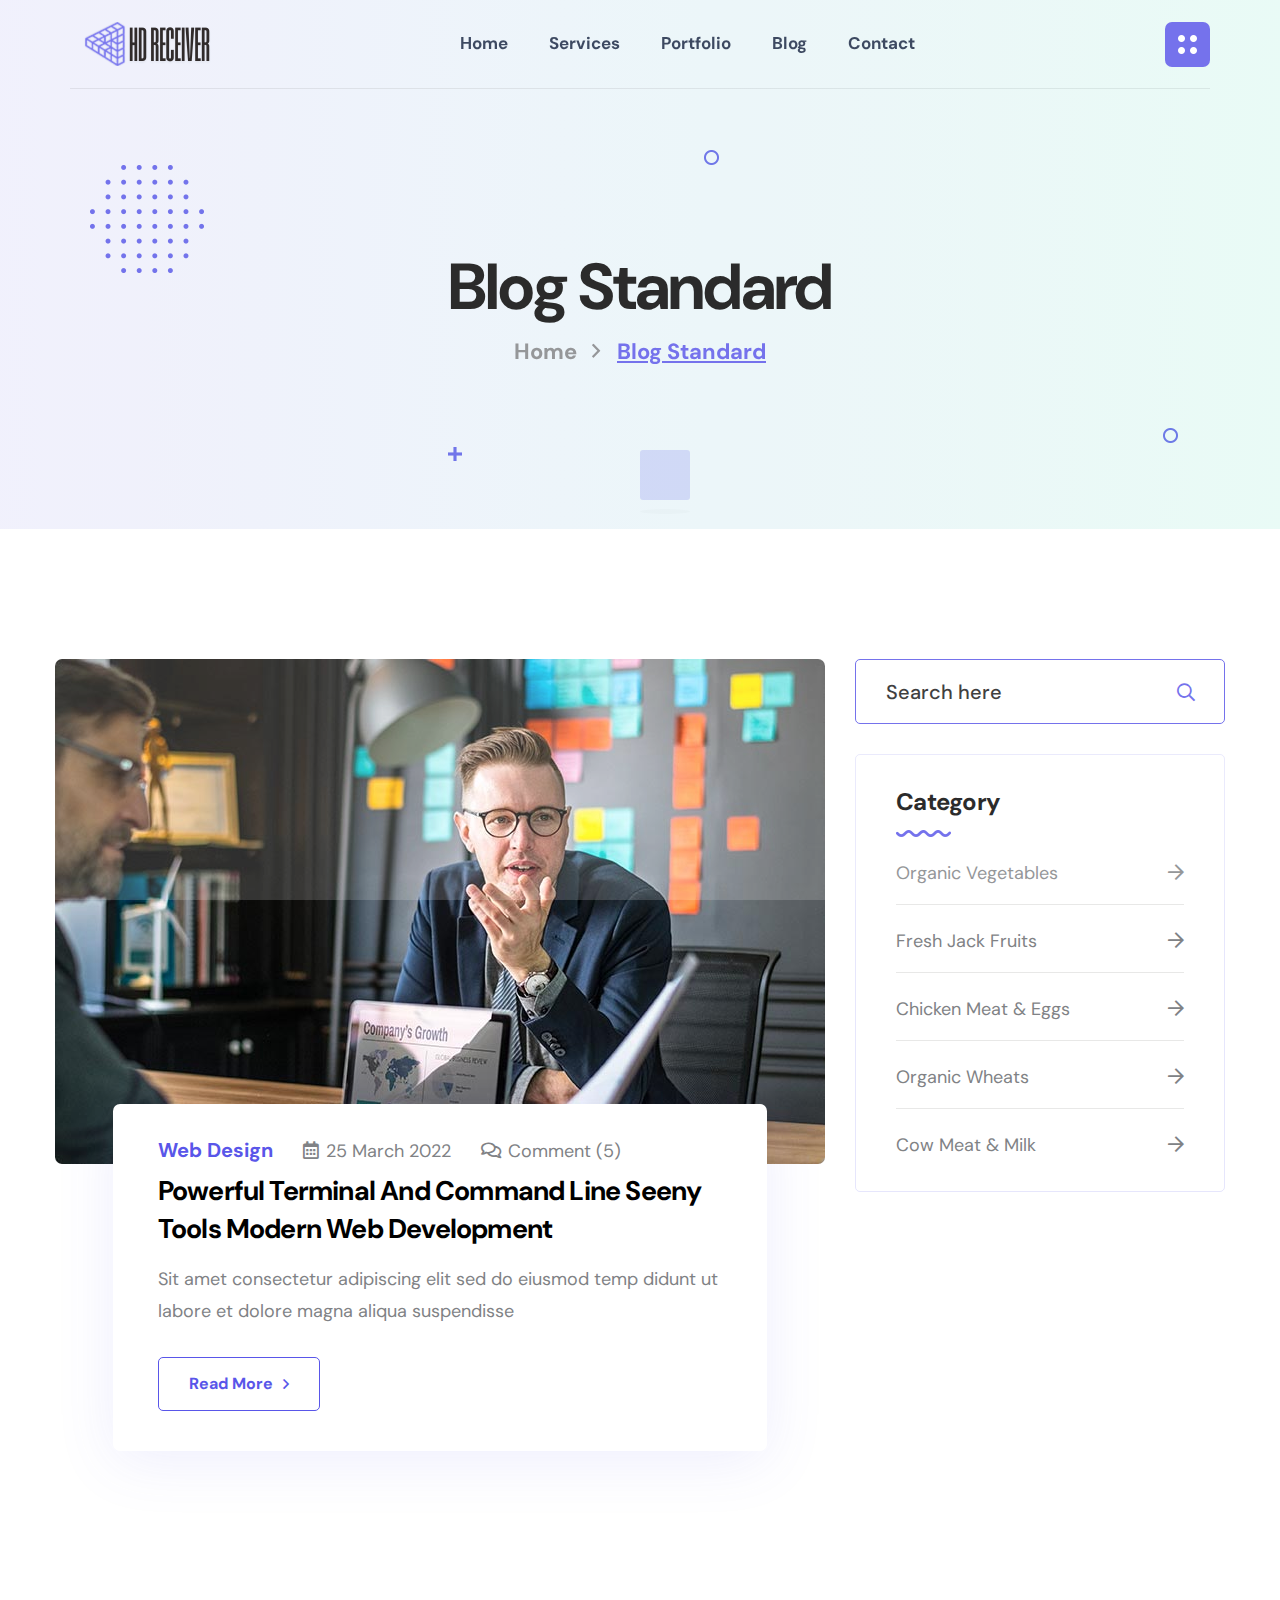
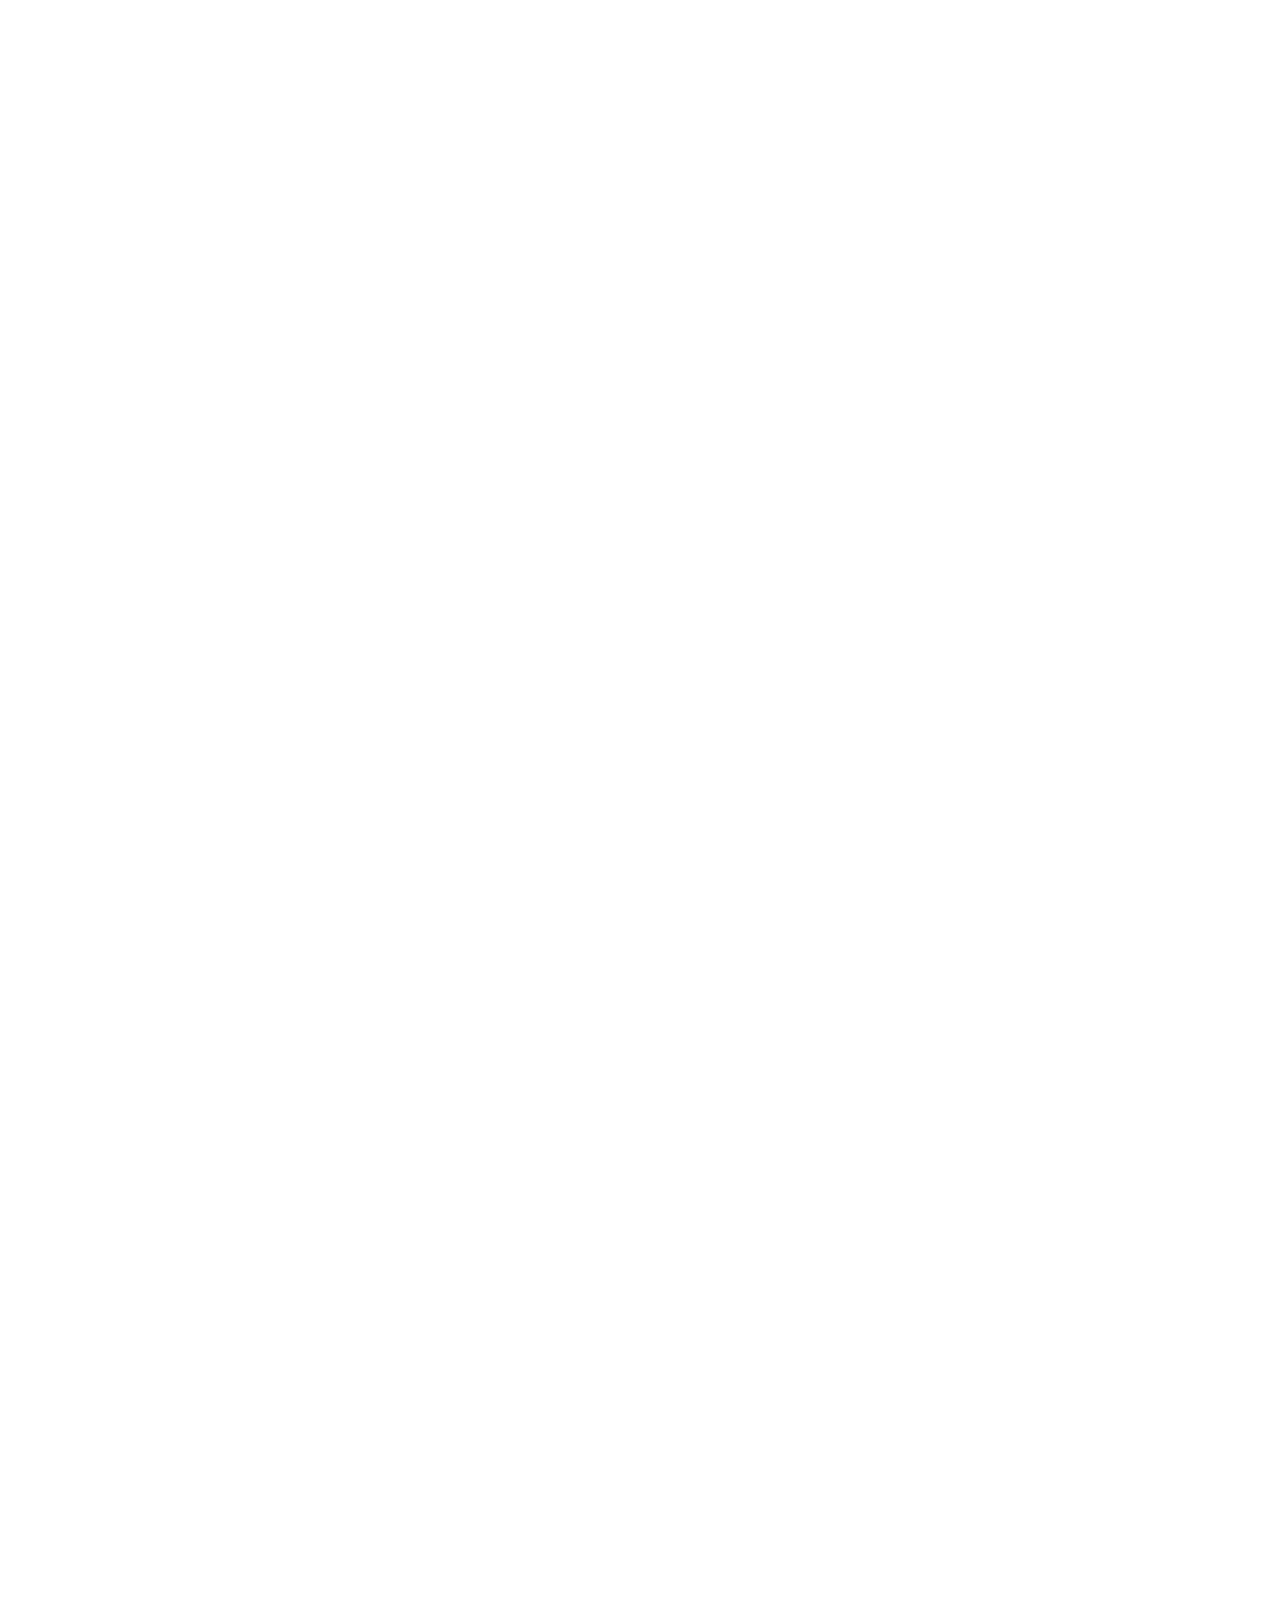
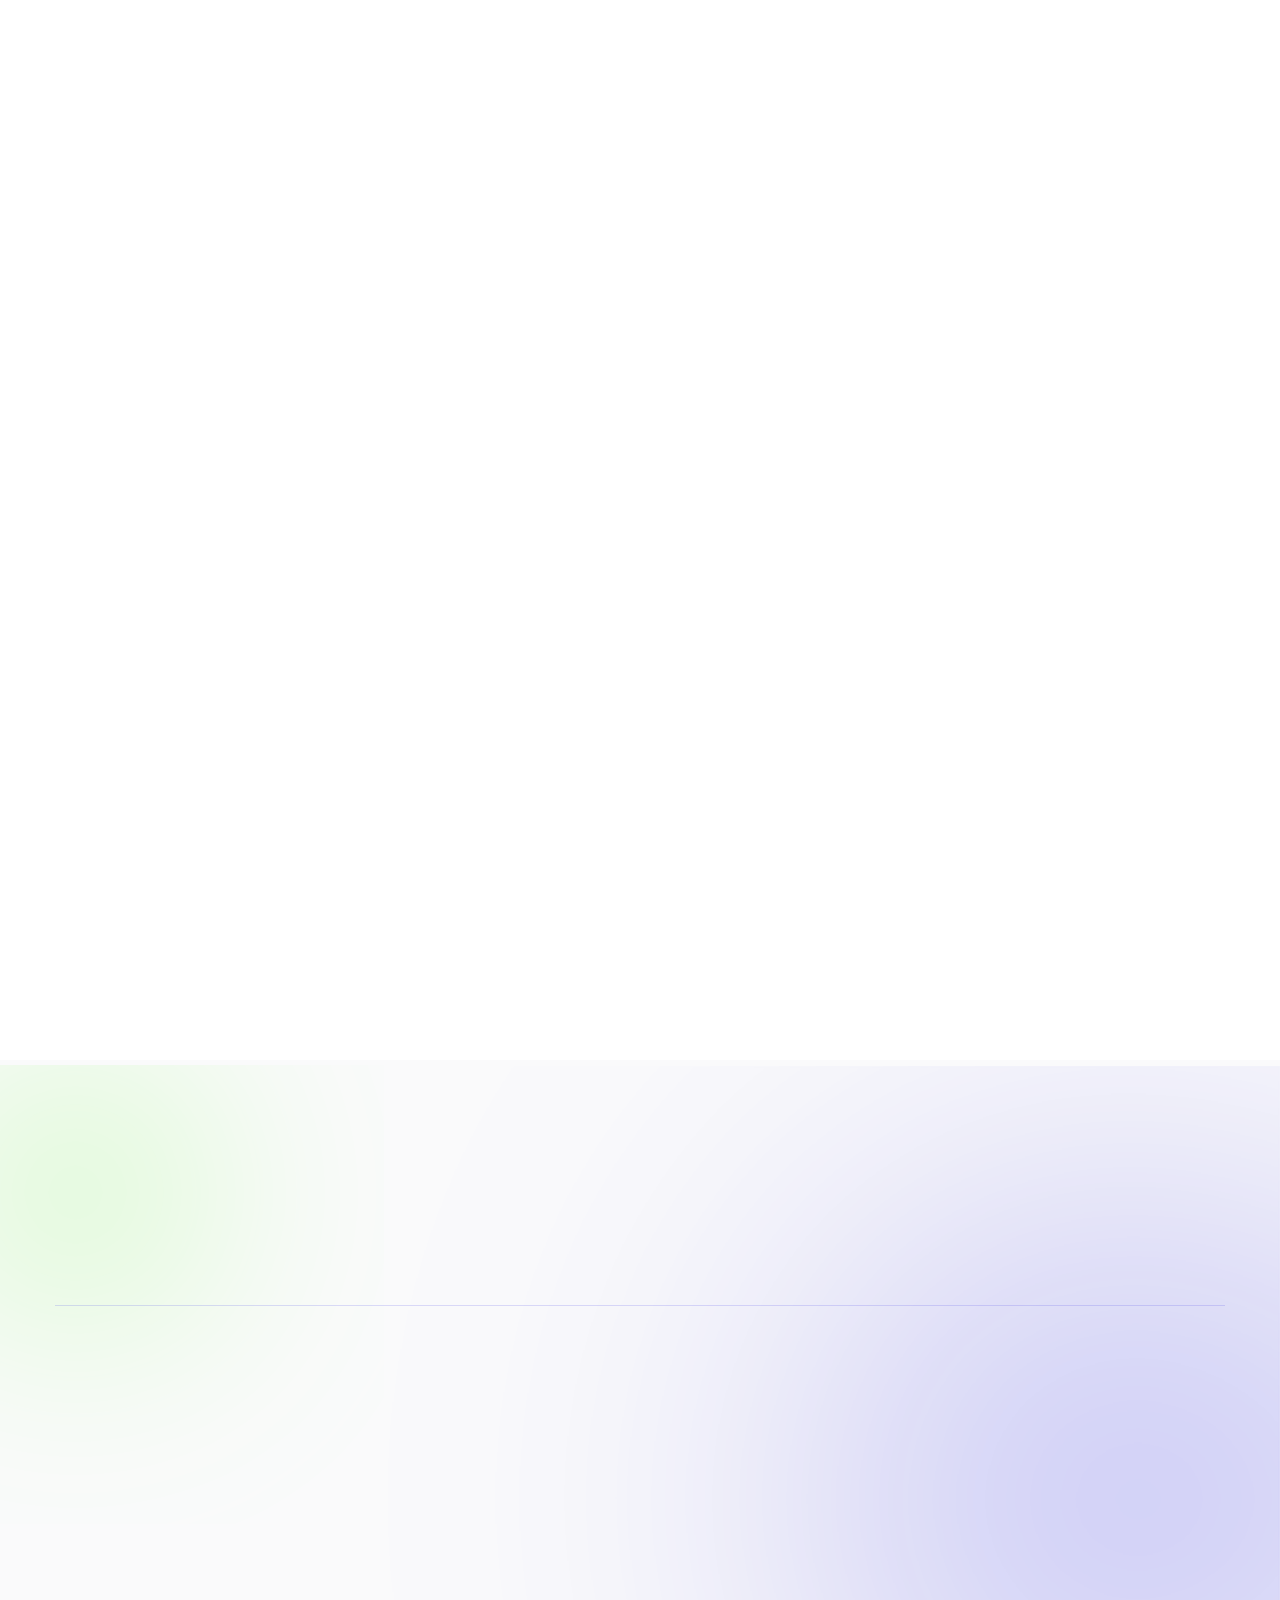
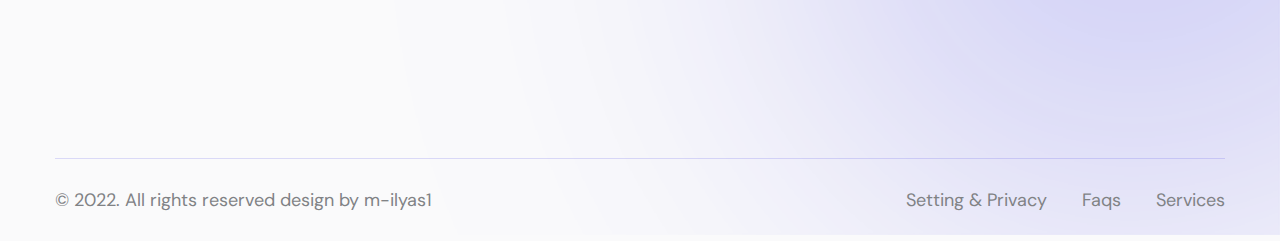
<file: blogs.html>
<!DOCTYPE html>
<html lang="en">
    
<!-- Mirrored from wpriverthemes.com/HTML/pixlab/blogs.html by HTTrack Website Copier/3.x [XR&CO'2014], Fri, 04 Apr 2025 15:25:36 GMT -->
<head>
        <!--====== Required meta tags ======-->
        <meta charset="utf-8">
        <meta http-equiv="x-ua-compatible" content="ie=edge">
        <meta name="description" content="">
        <meta name="viewport" content="width=device-width, initial-scale=1, shrink-to-fit=no">
        <!--====== Title ======-->
        <title>HD-ReceiverUpgrade</title>
        <!--====== Favicon Icon ======-->
        <link rel="shortcut icon" href="assets/images/favicon.ico" type="image/png">
        <!--====== Default css ======-->
        <link rel="stylesheet" href="assets/css/default.css">
        <!--====== Style css ======-->
        <link rel="stylesheet" href="assets/css/style.css">
        <!--====== Responsive css ======-->
        <link rel="stylesheet" href="assets/css/responsive.css">
    </head>
    <body>
        <!--====== Start Preloader ======-->
        <div class="preloader">
            <div class="loader">
                <div class="pre-shadow"></div>
                <div class="pre-box"></div>
            </div>
        </div>
        <!--====== End Preloader ======-->
        <!--====== offcanvas-panel ======-->
        <div class="offcanvas-panel">
            <div class="panel-overlay"></div>
            <div class="offcanvas-panel-inner">
                <div class="panel-logo">
                    <a href="index-2.html"><img src="assets/images/logo/logo-1.png" alt="Logo"></a>
                </div>
                <div class="about-us">
                    <h5 class="panel-widget-title">About Us</h5>
                    <p>
                        hdreceiverupgrade innovates digital solutions—web, apps & UX/UI design. We empower businesses with scalable tech, expert teams & client-focused excellence for a seamless digital future.
                    </p>
                </div>
                <div class="contact-us">
                    <h5 class="panel-widget-title">Contact Us</h5>
                    <ul>
                        <li>
                            <i class="fal fa-map-marker-alt"></i>
                            4435 Eberly AveBrookfield, IL 60513
                        </li>
                        <li>
                            <i class="fal fa-envelope-open"></i>
                            <a href="sales@12tribellc.com">sales@12tribellc.com</a>
                            <a href="sales@12tribellc.com">sales@12tribellc.com</a>
                        </li>
                        <li>
                            <i class="fal fa-phone"></i>
                            <a href="tel:(312) 940-1046">(312) 940-1046</a>
                            <a href="tel:(312) 940-1046">(312) 940-1046</a>
                        </li>
                    </ul>
                </div>
                <a href="#" class="panel-close"><i class="fal fa-times"></i></a>
            </div>
        </div><!--====== offcanvas-panel ======-->
        <!--====== Start Header Section ======-->
        <header class="theme-header transparent-header">
            <!-- header Navigation -->
            <div class="header-navigation navigation-style-v1">
                <div class="nav-overlay"></div>
                <div class="container-fluid">
                    <div class="primary-menu">
                        <div class="site-branding">
                            <a href="index.html" class="brand-logo"><img src="assets/images/logo/logo-1.png" alt="Site Logo"></a>
                        </div>
                        <div class="nav-menu">
                            <!-- Navbar Close -->
                            <div class="navbar-close"><i class="far fa-times"></i></div>
                            <!-- Nav Search -->
                            <div class="nav-search">
                                <form>
                                    <div class="form_group">
                                        <input type="email" class="form_control" placeholder="Search Here" name="email" required>
                                        <button class="search-btn"><i class="fas fa-search"></i></button>
                                    </div>
                                </form>
                            </div>
                            <!-- Main Menu -->
                            <nav class="main-menu">
                                <ul>
                                    <li class="menu-item"><a href="/index.html" class="nav-link">Home</a></li>
                                    <li class="menu-item"><a href="/services.html" class="nav-link">Services</a></li>
                                    <li class="menu-item"><a href="/projects.html" class="nav-link">Portfolio</a></li>
                                    
                                    <!-- <li class="menu-item has-children"><a href="#" class="nav-link">Pages</a>
                                        <ul class="sub-menu">
                                            <li><a href="about.html">About Us</a></li>
                                            <li><a href="team.html">Our Team</a></li>
                                            <li><a href="team-details.html">Team Details</a></li>
                                        </ul>
                                    </li> -->
                                    <li class="menu-item"><a href="blogs.html" class="nav-link">Blog</a></li>

                                    <li class="menu-item"><a href="contact.html" class="nav-link">Contact</a></li>
                                </ul>
                            </nav>
                        </div>
                        <div class="header-right-nav">
                            <ul>
                                <li class="bar-item"><a href="#"><img src="assets/images/dot.png" alt="dot"></a></li>
                                <li class="navbar-toggle-btn">
                                    <div class="navbar-toggler">
                                        <span></span>
                                        <span></span>
                                        <span></span>
                                    </div>
                                </li>
                            </ul>
                        </div>
                    </div>
                </div>
            </div>
        </header>
        <!--====== End Header Section ======-->
        <!--====== Start Page-banner section ======-->
        <section class="page-banner bg_cover position-relative z-1">
            <div class="shape shape-one scene"><span data-depth="1"><img src="assets/images/shape/shape-1.png" alt=""></span></div>
            <div class="shape shape-two scene"><span data-depth="2"><img src="assets/images/shape/shape-2.png" alt=""></span></div>
            <div class="shape shape-three scene"><span data-depth="3"><img src="assets/images/shape/shape-3.png" alt=""></span></div>
            <div class="shape shape-four scene"><span data-depth="4"><img src="assets/images/shape/shape-2.png" alt=""></span></div>
            <div class="container">
                <div class="row justify-content-center">
                    <div class="col-lg-7">
                        <div class="page-title text-center">
                            <h1>Blog Standard</h1>
                            <ul class="breadcrumbs-link">
                                <li><a href="index-2.html">Home</a></li>
                                <li class="active">Blog Standard</li>
                            </ul>
                        </div>
                    </div>
                </div>
            </div>
        </section>
        <!--====== End Page-banner section ======-->
        <!--====== Start Blog Section ======-->
        <section class="blog-standard-section pt-130 pb-70">
            <div class="container">
                <div class="row">
                    <div class="col-xl-8 col-lg-7">
                        <div class="blog-standard-wrapper">
                            <div class="blog-standard-post-item mb-60 wow fadeInUp" data-wow-delay=".15s">
                                <div class="post-thumbnail">
                                    <img src="assets/images/blog/standard-1.jpg" alt="Post Image">
                                </div>
                                <div class="entry-content">
                                    <div class="post-meta">
                                        <ul>
                                            <li><span><a href="#" class="cat-link">Web Design</a></span></li>
                                            <li><span><i class="far fa-calendar-alt"></i><a href="#">25 March 2022</a></span></li>
                                            <li><span><i class="far fa-comments"></i><a href="#">Comment (5)</a></span></li>
                                        </ul>
                                    </div>
                                    <h3 class="title"><a href="blog-details.html">Powerful Terminal And Command Line  Seeny
                                        Tools  Modern Web Development</a></h3>
                                    <p>Sit amet consectetur adipiscing elit sed do eiusmod temp didunt ut labore et dolore magna aliqua suspendisse</p>
                                    <a href="blog-details.html" class="main-btn bordered-btn btn-blue arrow-btn">Read More</a>
                                </div>
                            </div>
                            <div class="blog-standard-post-item mb-60 wow fadeInUp" data-wow-delay=".20s">
                                <div class="post-thumbnail">
                                    <img src="assets/images/blog/standard-2.jpg" alt="Post Image">
                                </div>
                                <div class="entry-content">
                                    <div class="post-meta">
                                        <ul>
                                            <li><span><a href="#" class="cat-link">Web Design</a></span></li>
                                            <li><span><i class="far fa-calendar-alt"></i><a href="#">25 March 2022</a></span></li>
                                            <li><span><i class="far fa-comments"></i><a href="#">Comment (5)</a></span></li>
                                        </ul>
                                    </div>
                                    <h3 class="title"><a href="blog-details.html">Everything You Want To Know About Creating Voice User Interfaces Powerful Terminal</a></h3>
                                    <p>Sit amet consectetur adipiscing elit sed do eiusmod temp didunt ut labore et dolore magna aliqua suspendisse</p>
                                    <a href="blog-details.html" class="main-btn bordered-btn btn-blue arrow-btn">Read More</a>
                                </div>
                            </div>
                            <div class="blog-standard-post-item post-without-thumbnail mb-60 wow fadeInUp" data-wow-delay=".25s">
                                <div class="entry-content">
                                    <div class="post-meta">
                                        <ul>
                                            <li><span><a href="#" class="cat-link">Web Design</a></span></li>
                                            <li><span><i class="far fa-calendar-alt"></i><a href="#">25 March 2022</a></span></li>
                                            <li><span><i class="far fa-comments"></i><a href="#">Comment (5)</a></span></li>
                                        </ul>
                                    </div>
                                    <h3 class="title"><a href="blog-details.html">Designing Better Link Websites And Emails Guideline 
                                        Everything You Want To Know Creating Voice</a></h3>
                                    <p>On the other hand, we denounce with righteous indignation and dislike men aresc
                                        beguiled and demoralized by the charms of pleasure of the moment</p>
                                    <a href="blog-details.html" class="main-btn bordered-btn btn-blue arrow-btn">Read More</a>
                                </div>
                            </div>
                            <div class="blog-standard-post-item mb-60 wow fadeInUp" data-wow-delay=".30s">
                                <div class="post-thumbnail">
                                    <img src="assets/images/blog/standard-3.jpg" alt="Post Image">
                                </div>
                                <div class="entry-content">
                                    <div class="post-meta">
                                        <ul>
                                            <li><span><a href="#" class="cat-link">Web Design</a></span></li>
                                            <li><span><i class="far fa-calendar-alt"></i><a href="#">25 March 2022</a></span></li>
                                            <li><span><i class="far fa-comments"></i><a href="#">Comment (5)</a></span></li>
                                        </ul>
                                    </div>
                                    <h3 class="title"><a href="blog-details.html">Everything You Want To Know About Creating Voice User Interfaces Powerful Terminal</a></h3>
                                    <p>Sit amet consectetur adipiscing elit sed do eiusmod temp didunt ut labore et dolore magna aliqua suspendisse</p>
                                    <a href="blog-details.html" class="main-btn bordered-btn btn-blue">Read More</a>
                                </div>
                            </div>
                            <div class="blog-standard-post-item post-with-bg mb-60 wow fadeInUp" data-wow-delay=".35s">
                                <div class="post-thumbnail">
                                    <img src="assets/images/blog/standard-4.jpg" alt="">
                                    <div class="post-hover">
                                        <div class="hover-content">
                                            <div class="post-meta">
                                                <ul>
                                                    <li><span><a href="#" class="cat-link">Web Design</a></span></li>
                                                    <li><span><i class="far fa-calendar-alt"></i><a href="#">25 March 2022</a></span></li>
                                                    <li><span><i class="far fa-comments"></i><a href="#">Comment (5)</a></span></li>
                                                </ul>
                                            </div>
                                            <h3 class="title"><a href="blog-details.html">Everything You Want To Know About Creating Voicese User Interfaces Powerful Terminal</a></h3>
                                            <a href="blog-details.html" class="btn-link">Read More</a>
                                        </div>
                                    </div>
                                </div>
                            </div>
                        </div>
                    </div>
                    <div class="col-xl-4 col-lg-5">
                        <div class="sidebar-widget-area">
                            <div class="widget search-widget mb-30 wow fadeInUp">
                                <form>
                                    <div class="form_group">
                                        <input type="email" class="form_control" placeholder="Search here" name="email" required>
                                        <button class="search-btn"><i class="far fa-search"></i></button>
                                    </div>
                                </form>
                            </div>
                            <div class="widget category-widget mb-30 wow fadeInUp">
                                <h4 class="widget-title">Category</h4>
                                <ul class="category-nav">
                                    <li><a href="#">Organic Vegetables<span><i class="far fa-arrow-right"></i></span></a></li>
                                    <li><a href="#">Fresh Jack Fruits<span><i class="far fa-arrow-right"></i></span></a></li>
                                    <li><a href="#">Chicken Meat & Eggs<span><i class="far fa-arrow-right"></i></span></a></li>
                                    <li><a href="#">Organic Wheats<span><i class="far fa-arrow-right"></i></span></a></li>
                                    <li><a href="#">Cow Meat & Milk<span><i class="far fa-arrow-right"></i></span></a></li>
                                </ul>
                            </div>
                            <div class="widget contact-info-widget bg_cover mb-30 wow fadeInUp" style="background-image: url(assets/images/widget/contact-1.jpg);">
                                <div class="contact-info-box text-center">
                                    <div class="icon">
                                        <i class="far fa-phone"></i>
                                    </div>
                                    <div class="info">
                                        <h4><a href="tel:+01234567899">+0123 (456) 7899</a></h4>
                                        <h5><a href="mailto:support@gmail.com">support@gmail.com</a></h5>
                                        <a href="#" class="main-btn bordered-btn">Contact us</a>
                                    </div>
                                </div>
                            </div>
                            <div class="widget recent-post-widget mb-30 wow fadeInUp">
                                <h4 class="widget-title">Recent News</h4>
                                <ul class="recent-post-list">
                                    <li class="post-thumbnail-content">
                                        <img src="assets/images/widget/news-1.jpg" alt="post image">
                                        <div class="post-title-date">
                                            <h6><a href="blog-details.html">Guide Modern CSS Colors HWB, LAB</a></h6>
                                            <span class="posted-on">By <a href="#">Somalia D. Silba</a></span>
                                        </div>
                                    </li>
                                    <li class="post-thumbnail-content">
                                        <img src="assets/images/widget/news-2.jpg" alt="post image">
                                        <div class="post-title-date">
                                            <h6><a href="blog-details.html">Guide Modern CSS Colors HWB, LAB</a></h6>
                                            <span class="posted-on">By <a href="#">Somalia D. Silba</a></span>
                                        </div>
                                    </li>
                                    <li class="post-thumbnail-content">
                                        <img src="assets/images/widget/news-3.jpg" alt="post image">
                                        <div class="post-title-date">
                                            <h6><a href="blog-details.html">Guide Modern CSS Colors HWB, LAB</a></h6>
                                            <span class="posted-on">By <a href="#">Somalia D. Silba</a></span>
                                        </div>
                                    </li>
                                </ul>
                            </div>
                            <div class="widget tag-cloud-widget mb-30 wow fadeInUp">
                                <h4 class="widget-title">Popular Tags</h4>
                                <a href="#">3D Creative</a>
                                <a href="#">Agency</a>
                                <a href="#">Digital</a>
                                <a href="#">Web Design</a>
                                <a href="#">Strategy</a>
                                <a href="#">UX/UI</a>
                            </div>
                        </div>
                    </div>
                </div>
            </div>
        </section>
        <!--====== End Blog Section ======-->
        <!--====== Start Footer ======-->
        <footer class="footer-area page-footer light-gray-bg">
            <div class="container">
                <div class="footer-top pt-75 pb-40">
                    <div class="row align-items-center">
                        <div class="col-md-6">
                            <div class="footer-logo mb-40 wow fadeInLeft">
                                <img src="assets/images/logo/footer-logo-1.png" alt="Brand Logo">
                            </div>
                        </div>
                        <div class="col-md-6">
                            <div class="text-wrapper mb-40 wow fadeInRight">
                                <h3>Modern Solutionsd For 
                                    <span class="blue-dark">Creative Agency</span></h3>
                            </div>
                        </div>
                    </div>
                </div>
                <div class="footer-widget pt-70 pb-40">
                    <div class="row">
                        <div class="col-lg-3 col-md-6 col-sm-12">
                            <div class="widget footer-nav-widget mb-40 wow fadeInUp" data-wow-delay=".15s">
                                <h4 class="widget-title">Services</h4>
                                <ul class="widget-nav">
                                    <li><a href="#">UX/UI Design</a></li>
                                    <li><a href="#">Web Development</a></li>
                                    <li><a href="#">SEO Optimization</a></li>
                                    <li><a href="#">Product Design</a></li>
                                    <li><a href="#">Logo Design</a></li>
                                    <li><a href="#">Brand Design</a></li>
                                </ul>
                            </div>
                        </div>
                        <div class="col-lg-3 col-md-6 col-sm-12">
                            <div class="widget footer-nav-widget mb-40 wow fadeInUp" data-wow-delay=".20s">
                                <h4 class="widget-title">Links</h4>
                                <ul class="widget-nav">
                                    <li><a href="#">About Agency</a></li>
                                    <li><a href="#">Latest News & Blog</a></li>
                                    <li><a href="#">Meet The Team</a></li>
                                    <li><a href="#">Popular Services</a></li>
                                    <li><a href="#">Testimonials</a></li>
                                    <li><a href="#">Need a Career?</a></li>
                                </ul>
                            </div>
                        </div>
                        <div class="col-lg-2 col-md-6 col-sm-12">
                            <div class="widget social-widget mb-40 wow fadeInUp" data-wow-delay=".25s">
                                <h4 class="widget-title">Follow</h4>
                                <ul class="social-nav">
                                    <li><a href="#"><i class="fab fa-dribbble"></i>Dribbble</a></li>
                                    <li><a href="#"><i class="fab fa-instagram"></i>Instagram</a></li>
                                    <li><a href="#"><i class="fab fa-twitter"></i>Twitter</a></li>
                                    <li><a href="#"><i class="fab fa-behance"></i>Behance</a></li>
                                    <li><a href="#"><i class="fab fa-facebook-f"></i>Facebook</a></li>
                                    <li><a href="#"><i class="fab fa-medium-m"></i>Medium</a></li>
                                </ul>
                            </div>
                        </div>
                        <div class="col-lg-4 col-md-6 col-sm-12">
                            <div class="widget newsletter-widget mb-40 wow fadeInUp" data-wow-delay=".30s">
                                <div class="newsletter-content">
                                    <h3>Subscribe Our 
                                        Newsletter</h3>
                                    <p>Natus errorsit voluptatem accusa dolore
                                        mque quae <a href="#">abillo inventore verita</a> achitec 
                                        beatae vitae dicta sunt explicabo.</p>
                                    <form>
                                        <div class="form_group">
                                            <input type="email" class="form_control" placeholder="Email Address" name="email" required>
                                            <button class="main-btn">Sign Up</button>
                                        </div>
                                    </form>
                                </div>
                            </div>
                        </div>
                    </div>
                </div>
                <div class="footer-copyright">
                    <div class="row">
                        <div class="col-lg-6">
                            <div class="copyright-text">
                                <p>&copy; 2022. All rights reserved design by <a target="_blank" href="https://github.com/M-ilyas1">m-ilyas1</a></p>
                            </div>
                        </div>
                        <div class="col-lg-6">
                            <div class="footer-nav float-lg-right">
                                <ul>
                                    <li><a href="/services.html">Setting & Privacy </a></li>
                                    <li><a href="/services.html">Faqs</a></li>
                                    <li><a href="/services.html">Services</a></li>
                                </ul>
                            </div>
                        </div>
                    </div>
                </div>
            </div>
        </footer><!--====== End Footer ======-->
        <!--====== back-to-top ======-->
        <a href="#" class="back-to-top" ><i class="far fa-angle-up"></i></a>
        <!--====== Jquery js ======-->
        <script src="assets/vendor/jquery-3.6.0.min.js"></script>
        <!--====== Bootstrap js ======-->
        <script src="assets/vendor/popper/popper.min.js"></script>
        <!--====== Bootstrap js ======-->
        <script src="assets/vendor/bootstrap/js/bootstrap.min.js"></script>
        <!--====== Slick js ======-->
        <script src="assets/vendor/slick/slick.min.js"></script>
        <!--====== Magnific js ======-->
        <script src="assets/vendor/magnific-popup/dist/jquery.magnific-popup.min.js"></script>
        <!--====== Isotope js ======-->
        <script src="assets/vendor/isotope.min.js"></script>
        <!--====== Imagesloaded js ======-->
        <script src="assets/vendor/imagesloaded.min.js"></script>
        <!--====== Counterup js ======-->
        <script src="assets/vendor/jquery.counterup.min.js"></script>
        <!--====== Waypoints js ======-->
        <script src="assets/vendor/jquery.waypoints.js"></script>
        <!--====== Nice-select js ======-->
        <script src="assets/vendor/nice-select/js/jquery.nice-select.min.js"></script>
        <!--====== WOW js ======-->
        <script src="assets/vendor/wow.min.js"></script>
        <!--====== Parallax js ======-->
        <script src="assets/vendor/parallax.min.js"></script>
        <!--====== Main js ======-->
        <script src="assets/js/theme.js"></script>
    </body>

<!-- Mirrored from wpriverthemes.com/HTML/pixlab/blogs.html by HTTrack Website Copier/3.x [XR&CO'2014], Fri, 04 Apr 2025 15:25:38 GMT -->
</html>
</file>
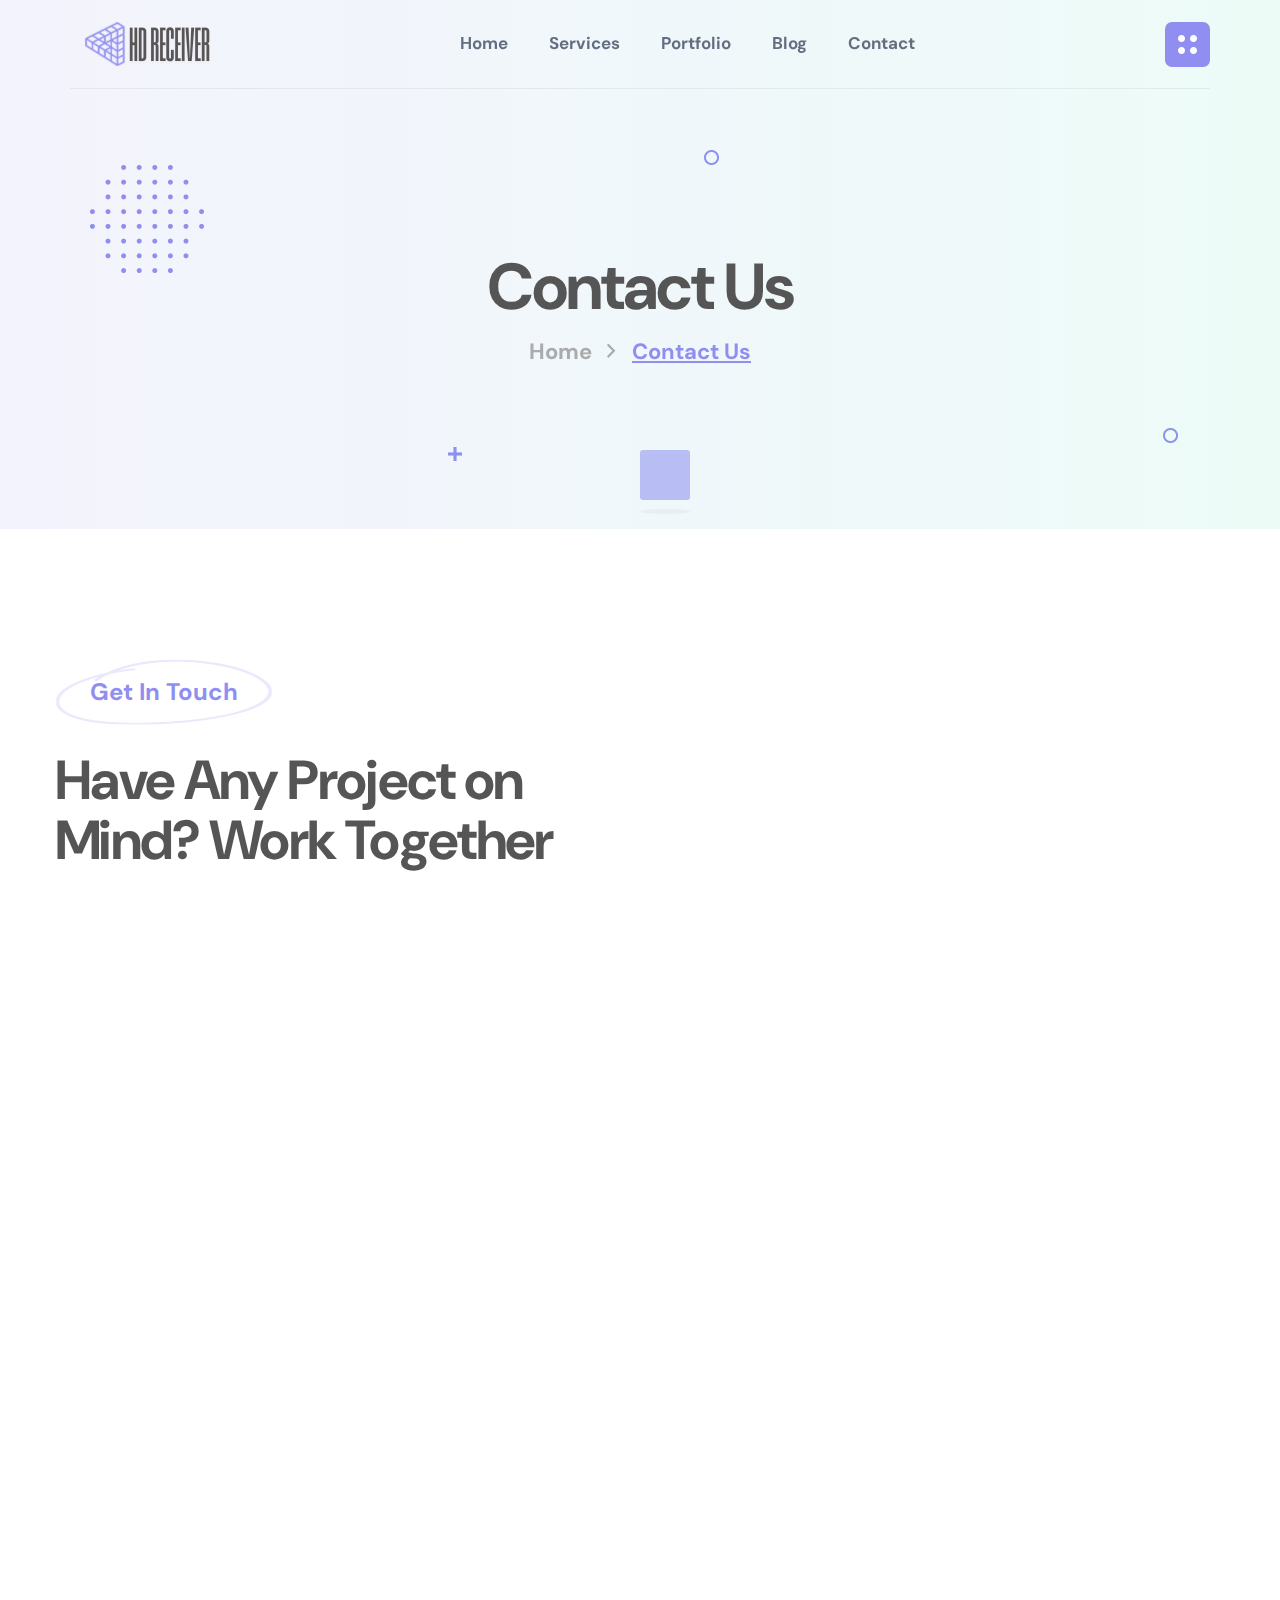
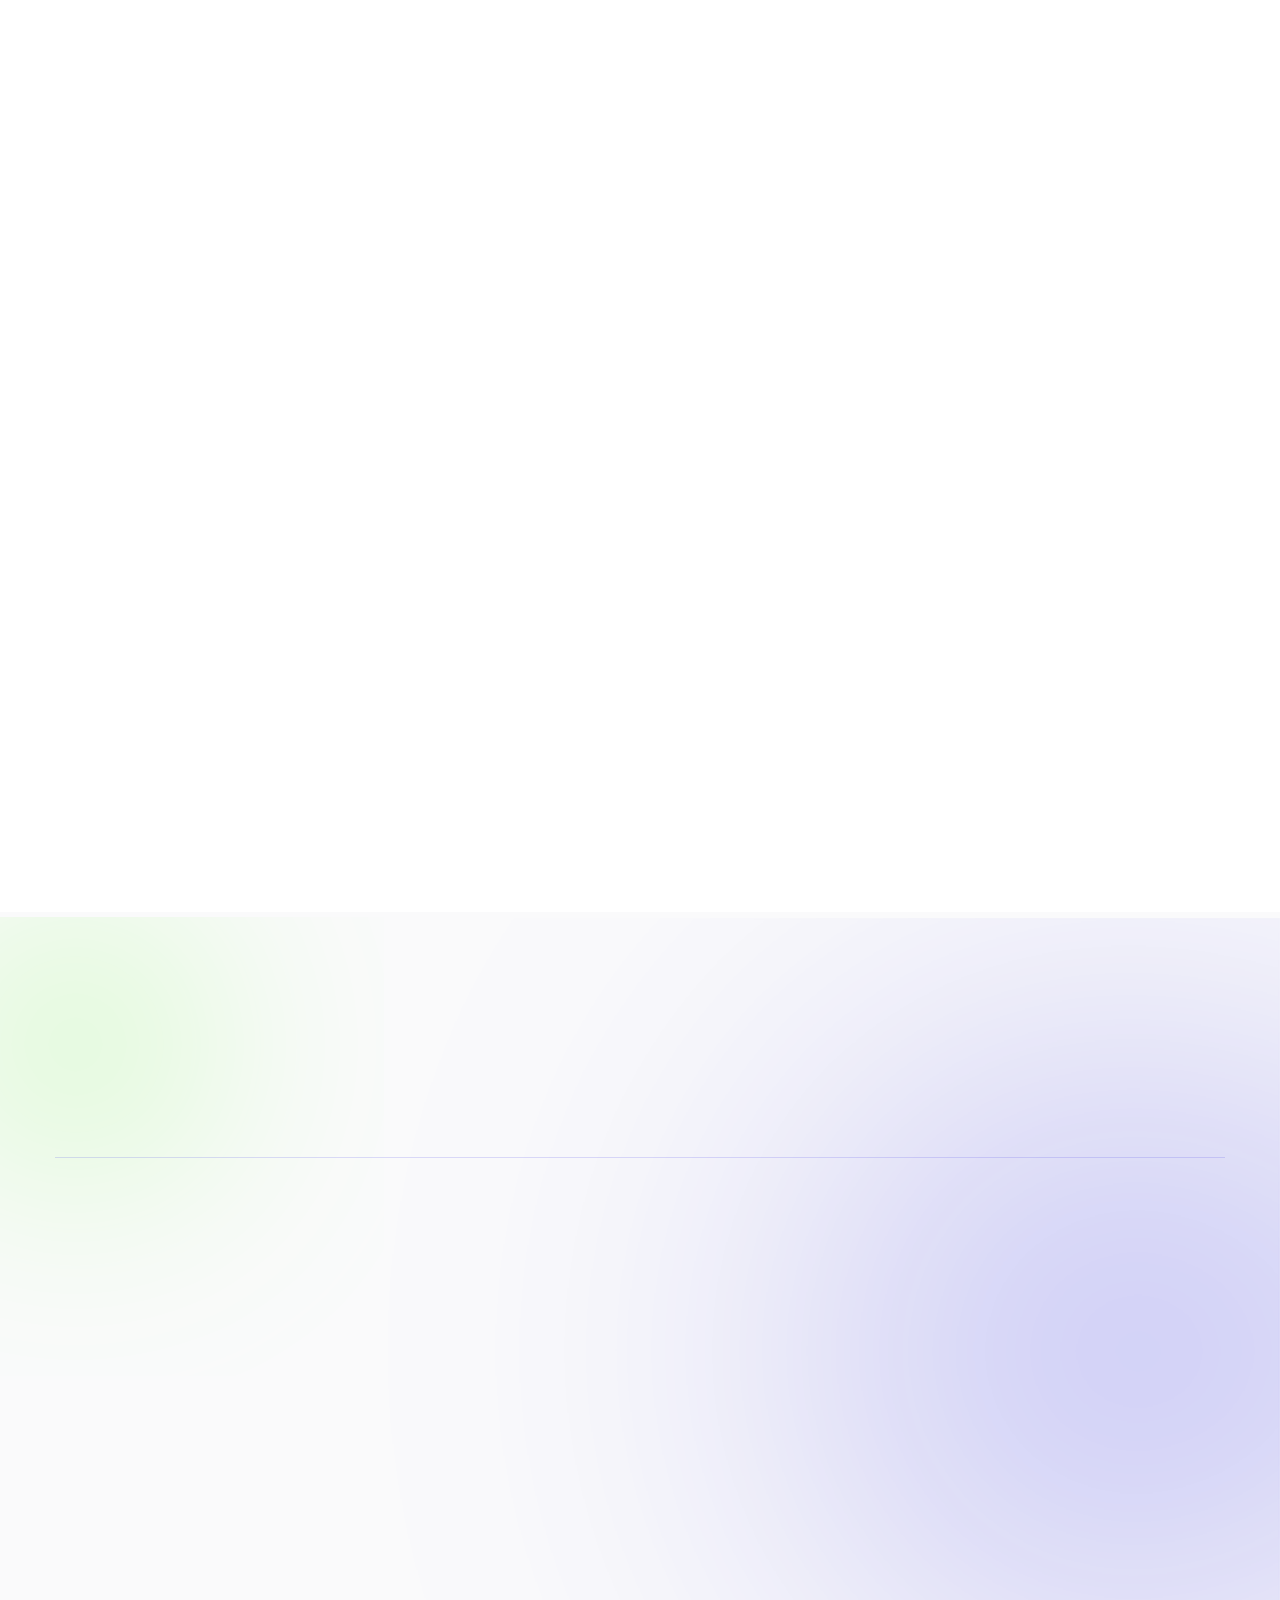
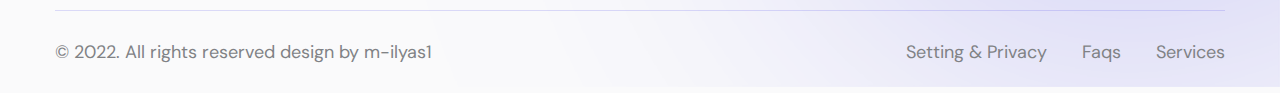
<file: contact.html>
<!DOCTYPE html>
<html lang="en">
    
<!-- Mirrored from wpriverthemes.com/HTML/pixlab/contact.html by HTTrack Website Copier/3.x [XR&CO'2014], Fri, 04 Apr 2025 15:25:40 GMT -->
<head>
        <!--====== Required meta tags ======-->
        <meta charset="utf-8">
        <meta http-equiv="x-ua-compatible" content="ie=edge">
        <meta name="description" content="">
        <meta name="viewport" content="width=device-width, initial-scale=1, shrink-to-fit=no">
        <!--====== Title ======-->
        <title>HD-ReceiverUpgrade</title>
        <!--====== Favicon Icon ======-->
        <link rel="shortcut icon" href="assets/images/favicon.ico" type="image/png">
        <!--====== Default css ======-->
        <link rel="stylesheet" href="assets/css/default.css">
        <!--====== Style css ======-->
        <link rel="stylesheet" href="assets/css/style.css">
        <!--====== Responsive css ======-->
        <link rel="stylesheet" href="assets/css/responsive.css">
    </head>
    <body>
        <!--====== Start Preloader ======-->
        <div class="preloader">
            <div class="loader">
                <div class="pre-shadow"></div>
                <div class="pre-box"></div>
            </div>
        </div>
        <!--====== End Preloader ======-->
        <!--====== offcanvas-panel ======-->
        <div class="offcanvas-panel">
            <div class="panel-overlay"></div>
            <div class="offcanvas-panel-inner">
                <div class="panel-logo">
                    <a href="index-2.html"><img src="assets/images/logo/logo-1.png" alt="Logo"></a>
                </div>
                <div class="about-us">
                    <h5 class="panel-widget-title">About Us</h5>
                    <p>
                        hdreceiverupgrade innovates digital solutions—web, apps & UX/UI design. We empower businesses with scalable tech, expert teams & client-focused excellence for a seamless digital future.
                    </p>
                </div>
                <div class="contact-us">
                    <h5 class="panel-widget-title">Contact Us</h5>
                    <ul>
                        <li>
                            <i class="fal fa-map-marker-alt"></i>
                            4435 Eberly AveBrookfield, IL 60513
                        </li>
                        <li>
                            <i class="fal fa-envelope-open"></i>
                            <a href="sales@12tribellc.com">sales@12tribellc.com</a>
                            <a href="sales@12tribellc.com">sales@12tribellc.com</a>
                        </li>
                        <li>
                            <i class="fal fa-phone"></i>
                            <a href="tel:(312) 940-1046">(312) 940-1046</a>
                            <a href="tel:(312) 940-1046">(312) 940-1046</a>
                        </li>
                    </ul>
                </div>
                <a href="#" class="panel-close"><i class="fal fa-times"></i></a>
            </div>
        </div><!--====== offcanvas-panel ======-->
        <!--====== Start Header Section ======-->
        <header class="theme-header transparent-header">
            <!-- header Navigation -->
            <div class="header-navigation navigation-style-v1">
                <div class="nav-overlay"></div>
                <div class="container-fluid">
                    <div class="primary-menu">
                        <div class="site-branding">
                            <a href="index.html" class="brand-logo"><img src="assets/images/logo/logo-1.png" alt="Site Logo"></a>
                        </div>
                        <div class="nav-menu">
                            <!-- Navbar Close -->
                            <div class="navbar-close"><i class="far fa-times"></i></div>
                            <!-- Nav Search -->
                            <div class="nav-search">
                                <form>
                                    <div class="form_group">
                                        <input type="email" class="form_control" placeholder="Search Here" name="email" required>
                                        <button class="search-btn"><i class="fas fa-search"></i></button>
                                    </div>
                                </form>
                            </div>
                            <!-- Main Menu -->
                            <nav class="main-menu">
                                <ul>
                                    <li class="menu-item"><a href="/index.html" class="nav-link">Home</a></li>
                                    <li class="menu-item"><a href="/services.html" class="nav-link">Services</a></li>
                                    <li class="menu-item"><a href="/projects.html" class="nav-link">Portfolio</a></li>
                                    
                                    <!-- <li class="menu-item has-children"><a href="#" class="nav-link">Pages</a>
                                        <ul class="sub-menu">
                                            <li><a href="about.html">About Us</a></li>
                                            <li><a href="team.html">Our Team</a></li>
                                            <li><a href="team-details.html">Team Details</a></li>
                                        </ul>
                                    </li> -->
                                    <li class="menu-item"><a href="blogs.html" class="nav-link">Blog</a></li>

                                    <li class="menu-item"><a href="contact.html" class="nav-link">Contact</a></li>
                                </ul>
                            </nav>
                        </div>
                        <div class="header-right-nav">
                            <ul>
                                <li class="bar-item"><a href="#"><img src="assets/images/dot.png" alt="dot"></a></li>
                                <li class="navbar-toggle-btn">
                                    <div class="navbar-toggler">
                                        <span></span>
                                        <span></span>
                                        <span></span>
                                    </div>
                                </li>
                            </ul>
                        </div>
                    </div>
                </div>
            </div>
        </header>
        <!--====== End Header Section ======-->
        <!--====== Start Page-banner section ======-->
        <section class="page-banner bg_cover position-relative z-1">
            <div class="shape shape-one scene"><span data-depth="1"><img src="assets/images/shape/shape-1.png" alt=""></span></div>
            <div class="shape shape-two scene"><span data-depth="2"><img src="assets/images/shape/shape-2.png" alt=""></span></div>
            <div class="shape shape-three scene"><span data-depth="3"><img src="assets/images/shape/shape-3.png" alt=""></span></div>
            <div class="shape shape-four scene"><span data-depth="4"><img src="assets/images/shape/shape-2.png" alt=""></span></div>
            <div class="container">
                <div class="row justify-content-center">
                    <div class="col-lg-7">
                        <div class="page-title text-center">
                            <h1>Contact Us</h1>
                            <ul class="breadcrumbs-link">
                                <li><a href="index-2.html">Home</a></li>
                                <li class="active">Contact Us</li>
                            </ul>
                        </div>
                    </div>
                </div>
            </div>
        </section>
        <!--====== End Page-banner section ======-->
        <section class="contact-info-v1 pt-130">
            <div class="container">
                <div class="row">
                    <div class="col-lg-6">
                        <div class="section-title mb-60">
                            <span class="sub-title st-one">Get In Touch</span>
                            <h2>Have Any Project on 
                                Mind? Work Together</h2>
                        </div>
                    </div>
                </div>
                <div class="row">
                    <div class="col-lg-7">
                        <div class="row">
                            <div class="col-lg-6 col-md-6 col-sm-12">
                                <div class="information-item info-item-one mb-30 wow fadeInUp" data-wow-delay=".15s">
                                    <div class="icon">
                                        <i class="far fa-map-marker-alt"></i>
                                    </div>
                                    <div class="info">
                                        <h4>Locations</h4>
                                        <p>505 Main Street, 2nd 
                                            Block, New York</p>
                                    </div>
                                </div>
                            </div>
                            <div class="col-lg-6 col-md-6 col-sm-12">
                                <div class="information-item info-item-two mb-30 wow fadeInUp" data-wow-delay=".20s">
                                    <div class="icon">
                                        <i class="far fa-envelope-open-text"></i>
                                    </div>
                                    <div class="info">
                                        <h4>Email Address</h4>
                                        <p><a href="mailto%3bhotlinein%40gmail.html">hotlinein@gmail.com</a></p>
                                        <p><a href="mailto%3bhotlinein%40gmail.html">www.info.net</a></p>
                                    </div>
                                </div>
                            </div>
                            <div class="col-lg-6 col-md-6 col-sm-12">
                                <div class="information-item info-item-three mb-30 wow fadeInUp" data-wow-delay=".25s">
                                    <div class="icon">
                                        <i class="far fa-phone"></i>
                                    </div>
                                    <div class="info">
                                        <h4>Phone Number</h4>
                                        <p><a href="tel:+012(345)67899">+012 (345) 678 99</a></p>
                                        <p><a href="tel:+012(345)67899">+0123456</a></p>
                                    </div>
                                </div>
                            </div>
                            <div class="col-lg-6 col-md-6 col-sm-12">
                                <div class="information-item info-item-four mb-30 wow fadeInUp" data-wow-delay=".30s">
                                    <div class="icon">
                                        <i class="far fa-clock"></i>
                                    </div>
                                    <div class="info">
                                        <h4>Working Hours</h4>
                                        <p><span>Sunday - Monday</span><span>09 am - 05 pm</span></p>
                                    </div>
                                </div>
                            </div>
                        </div>
                    </div>
                    <div class="col-lg-5">
                        <div class="map-box mb-30">
                            <iframe src="https://maps.google.com/maps?q=new%20york&amp;t=&amp;z=13&amp;ie=UTF8&amp;iwloc=&amp;output=embed"></iframe>
                        </div>
                    </div>
                </div>
            </div>
        </section>
        <!--====== Start Contact section ======-->
        <section class="contact-area contact-area-v3 pt-130 pb-130">
            <div class="container-1350">
                <div class="contact-wrapper light-gray-bg pt-80 pb-80 wow fadeInUp">
                    <div class="container">
                        <div class="row justify-content-center">
                            <div class="col-lg-7">
                                <div class="section-title text-center mb-55">
                                    <span class="sub-title st-one">Message Us</span>
                                    <h2>Get Any Consultations ?
                                        Contact With Us</h2>
                                </div>
                            </div>
                        </div>
                        <div class="row">
                            <div class="col-lg-12">
                                <div class="contact-form">
                                    <form>
                                        <div class="row">
                                            <div class="col-lg-4">
                                                <div class="form_group">
                                                    <input type="text" class="form_control" placeholder="Full Name" name="name" required>
                                                </div>
                                            </div>
                                            <div class="col-lg-4">
                                                <div class="form_group">
                                                    <input type="email" class="form_control" placeholder="Email Address " name="email" required>
                                                </div>
                                            </div>
                                            <div class="col-lg-4">
                                                <div class="form_group">
                                                    <input type="text" class="form_control" placeholder="Phone Number" name="phone" required>
                                                </div>
                                            </div>
                                            <div class="col-lg-12">
                                                <div class="form_group">
                                                    <textarea class="form_control" placeholder="Write Message" name="message"></textarea>
                                                </div>
                                            </div>
                                            <div class="col-lg-12">
                                                <div class="form_group text-center">
                                                    <button class="main-btn">Send Us Message</button>
                                                </div>
                                            </div>
                                        </div>
                                    </form>
                                </div>
                            </div>
                        </div>
                    </div>
                </div>
            </div>
        </section><!--====== End Contact section ======-->
        <!--====== Start Footer ======-->
        <footer class="footer-area page-footer light-gray-bg">
            <div class="container">
                <div class="footer-top pt-75 pb-40">
                    <div class="row align-items-center">
                        <div class="col-md-6">
                            <div class="footer-logo mb-40 wow fadeInLeft">
                                <img src="assets/images/logo/footer-logo-1.png" alt="Brand Logo">
                            </div>
                        </div>
                        <div class="col-md-6">
                            <div class="text-wrapper mb-40 wow fadeInRight">
                                <h3>Modern Solutionsd For 
                                    <span class="blue-dark">Creative Agency</span></h3>
                            </div>
                        </div>
                    </div>
                </div>
                <div class="footer-widget pt-70 pb-40">
                    <div class="row">
                        <div class="col-lg-3 col-md-6 col-sm-12">
                            <div class="widget footer-nav-widget mb-40 wow fadeInUp" data-wow-delay=".15s">
                                <h4 class="widget-title">Services</h4>
                                <ul class="widget-nav">
                                    <li><a href="#">UX/UI Design</a></li>
                                    <li><a href="#">Web Development</a></li>
                                    <li><a href="#">SEO Optimization</a></li>
                                    <li><a href="#">Product Design</a></li>
                                    <li><a href="#">Logo Design</a></li>
                                    <li><a href="#">Brand Design</a></li>
                                </ul>
                            </div>
                        </div>
                        <div class="col-lg-3 col-md-6 col-sm-12">
                            <div class="widget footer-nav-widget mb-40 wow fadeInUp" data-wow-delay=".20s">
                                <h4 class="widget-title">Links</h4>
                                <ul class="widget-nav">
                                    <li><a href="#">About Agency</a></li>
                                    <li><a href="#">Latest News & Blog</a></li>
                                    <li><a href="#">Meet The Team</a></li>
                                    <li><a href="#">Popular Services</a></li>
                                    <li><a href="#">Testimonials</a></li>
                                    <li><a href="#">Need a Career?</a></li>
                                </ul>
                            </div>
                        </div>
                        <div class="col-lg-2 col-md-6 col-sm-12">
                            <div class="widget social-widget mb-40 wow fadeInUp" data-wow-delay=".25s">
                                <h4 class="widget-title">Follow</h4>
                                <ul class="social-nav">
                                    <li><a href="#"><i class="fab fa-dribbble"></i>Dribbble</a></li>
                                    <li><a href="#"><i class="fab fa-instagram"></i>Instagram</a></li>
                                    <li><a href="#"><i class="fab fa-twitter"></i>Twitter</a></li>
                                    <li><a href="#"><i class="fab fa-behance"></i>Behance</a></li>
                                    <li><a href="#"><i class="fab fa-facebook-f"></i>Facebook</a></li>
                                    <li><a href="#"><i class="fab fa-medium-m"></i>Medium</a></li>
                                </ul>
                            </div>
                        </div>
                        <div class="col-lg-4 col-md-6 col-sm-12">
                            <div class="widget newsletter-widget mb-40 wow fadeInUp" data-wow-delay=".30s">
                                <div class="newsletter-content">
                                    <h3>Subscribe Our 
                                        Newsletter</h3>
                                    <p>Natus errorsit voluptatem accusa dolore
                                        mque quae <a href="#">abillo inventore verita</a> achitec 
                                        beatae vitae dicta sunt explicabo.</p>
                                    <form>
                                        <div class="form_group">
                                            <input type="email" class="form_control" placeholder="Email Address" name="email" required>
                                            <button class="main-btn">Sign Up</button>
                                        </div>
                                    </form>
                                </div>
                            </div>
                        </div>
                    </div>
                </div>
                <div class="footer-copyright">
                    <div class="row">
                        <div class="col-lg-6">
                            <div class="copyright-text">
                                <p>&copy; 2022. All rights reserved design by <a target="_blank" href="https://github.com/M-ilyas1">m-ilyas1</a></p>
                            </div>
                        </div>
                        <div class="col-lg-6">
                            <div class="footer-nav float-lg-right">
                                <ul>
                                    <li><a href="/services.html">Setting & Privacy </a></li>
                                    <li><a href="/services.html">Faqs</a></li>
                                    <li><a href="/services.html">Services</a></li>
                                </ul>
                            </div>
                        </div>
                    </div>
                </div>
            </div>
        </footer><!--====== End Footer ======-->
        <!--====== back-to-top ======-->
        <a href="#" class="back-to-top" ><i class="far fa-angle-up"></i></a>
        <!--====== Jquery js ======-->
        <script src="assets/vendor/jquery-3.6.0.min.js"></script>
        <!--====== Bootstrap js ======-->
        <script src="assets/vendor/popper/popper.min.js"></script>
        <!--====== Bootstrap js ======-->
        <script src="assets/vendor/bootstrap/js/bootstrap.min.js"></script>
        <!--====== Slick js ======-->
        <script src="assets/vendor/slick/slick.min.js"></script>
        <!--====== Magnific js ======-->
        <script src="assets/vendor/magnific-popup/dist/jquery.magnific-popup.min.js"></script>
        <!--====== Isotope js ======-->
        <script src="assets/vendor/isotope.min.js"></script>
        <!--====== Imagesloaded js ======-->
        <script src="assets/vendor/imagesloaded.min.js"></script>
        <!--====== Counterup js ======-->
        <script src="assets/vendor/jquery.counterup.min.js"></script>
        <!--====== Waypoints js ======-->
        <script src="assets/vendor/jquery.waypoints.js"></script>
        <!--====== Nice-select js ======-->
        <script src="assets/vendor/nice-select/js/jquery.nice-select.min.js"></script>
        <!--====== WOW js ======-->
        <script src="assets/vendor/wow.min.js"></script>
        <!--====== Parallax js ======-->
        <script src="assets/vendor/parallax.min.js"></script>
        <!--====== Main js ======-->
        <script src="assets/js/theme.js"></script>
    </body>

<!-- Mirrored from wpriverthemes.com/HTML/pixlab/contact.html by HTTrack Website Copier/3.x [XR&CO'2014], Fri, 04 Apr 2025 15:25:41 GMT -->
</html>
</file>
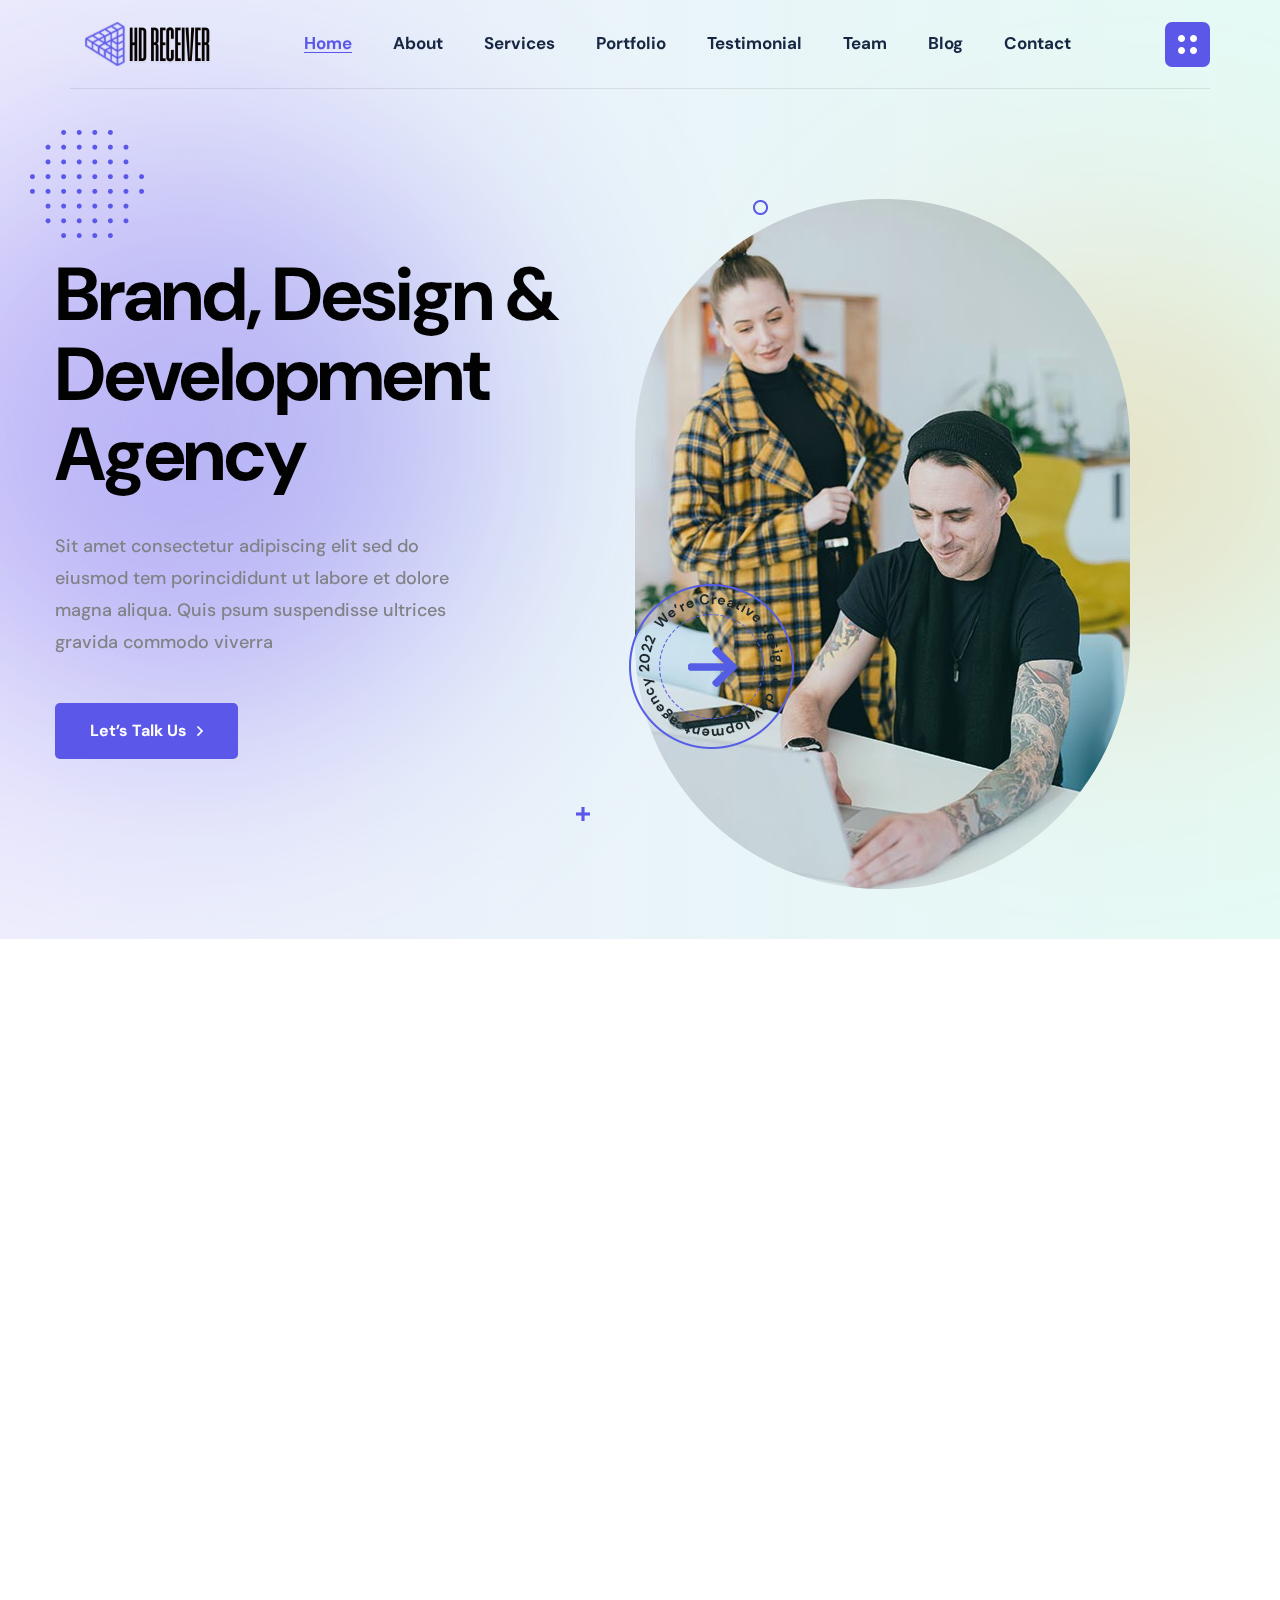
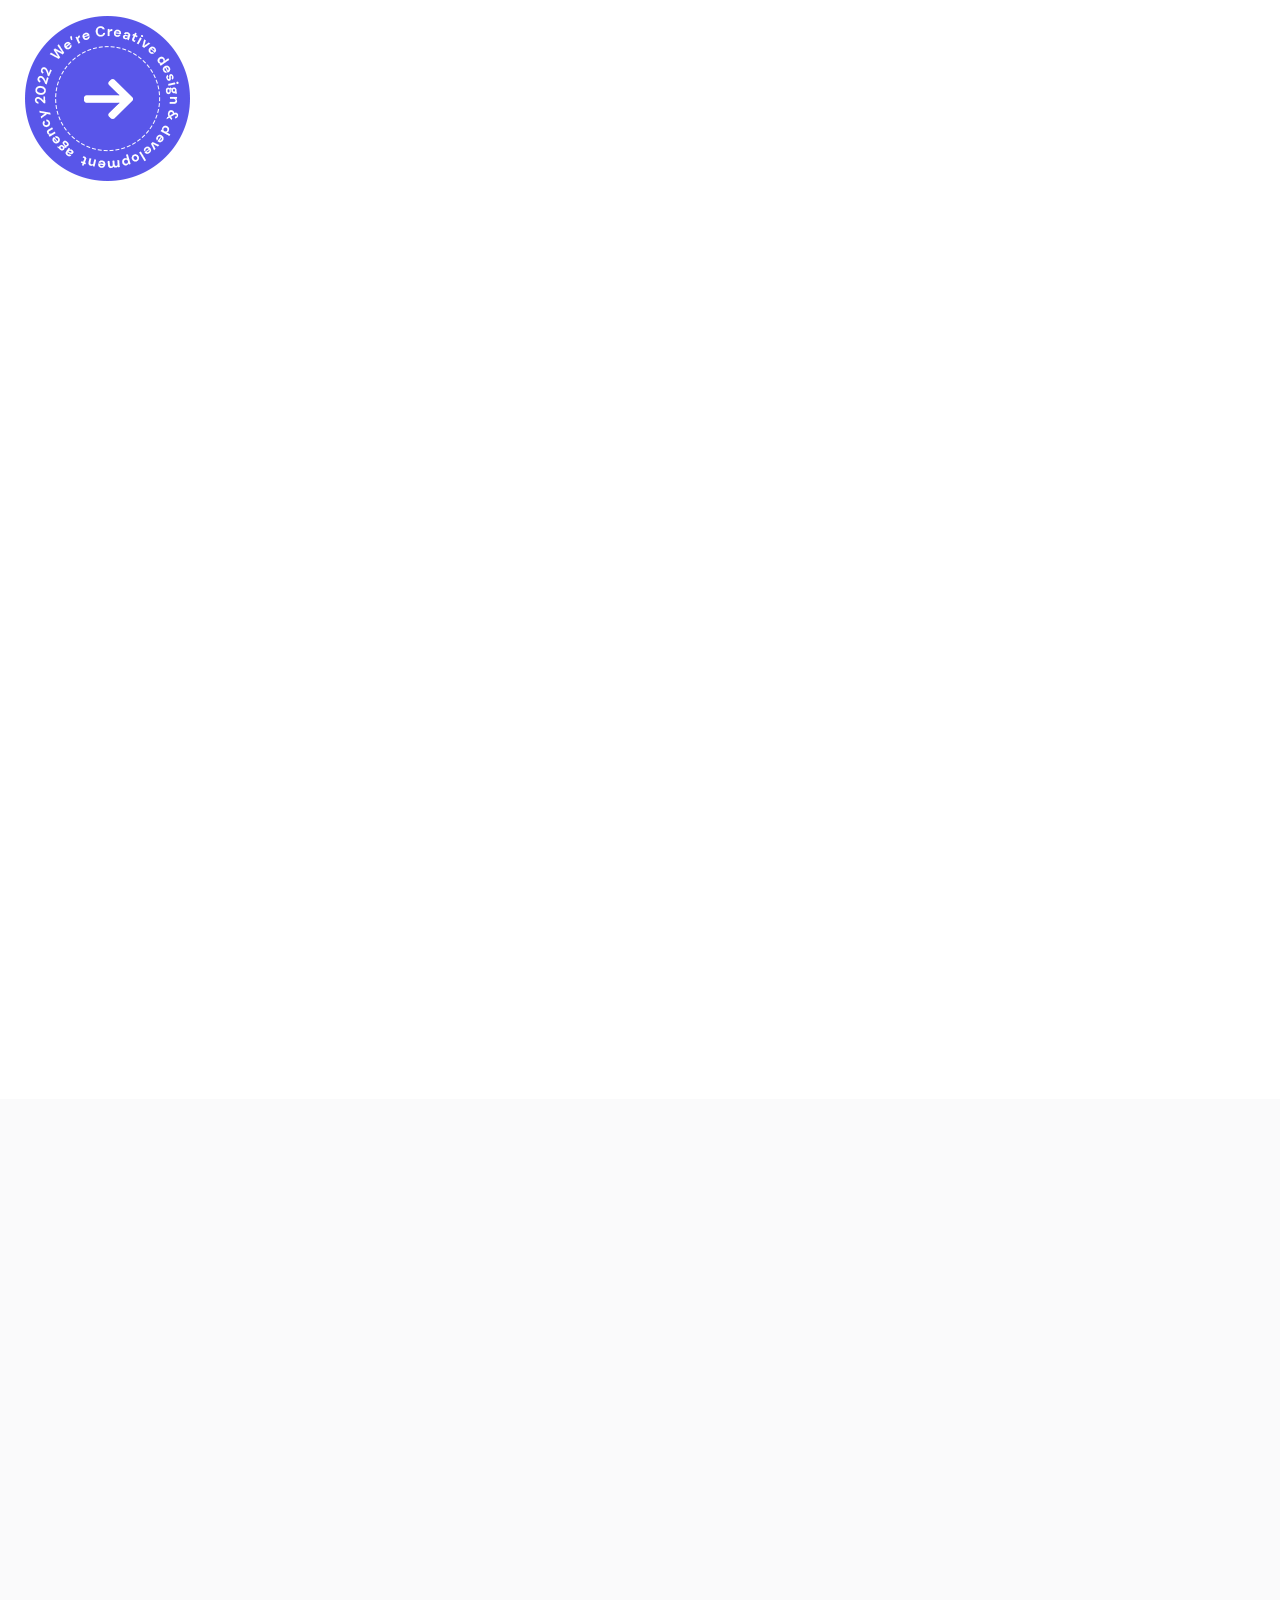
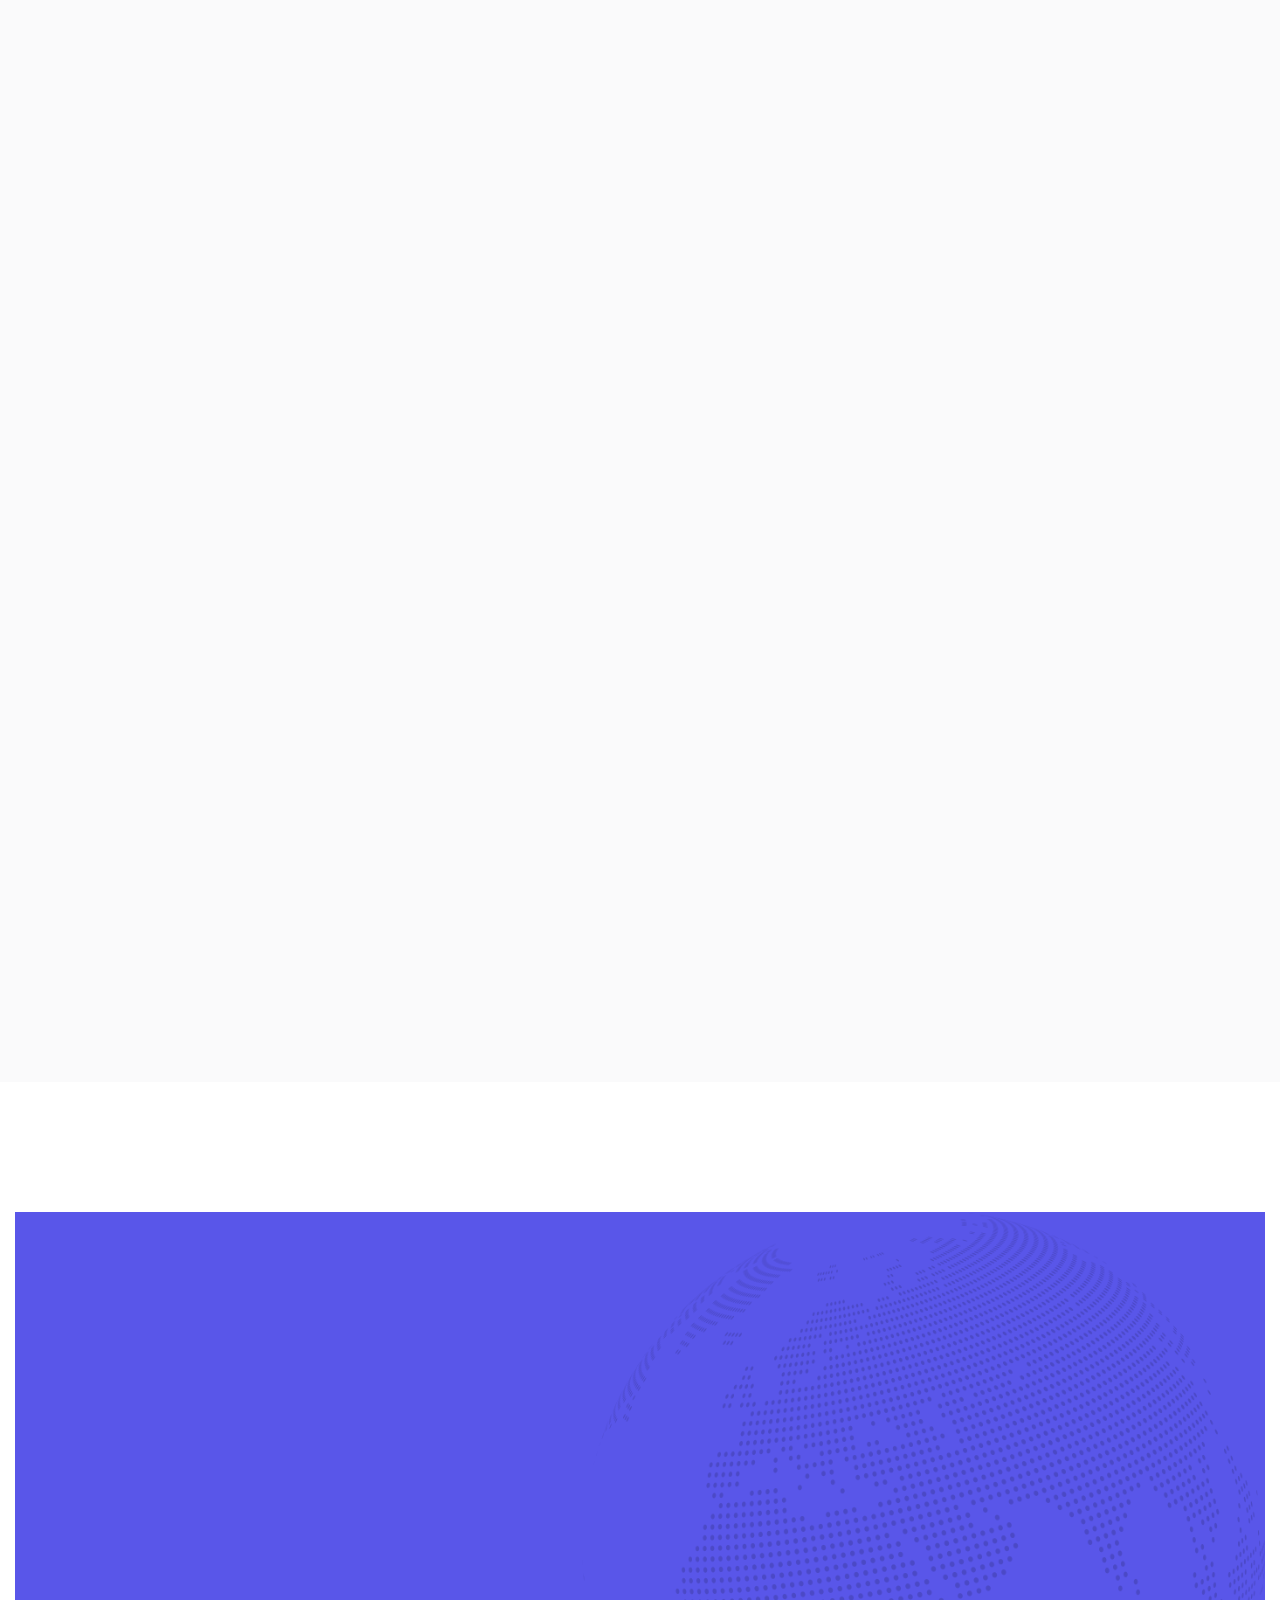
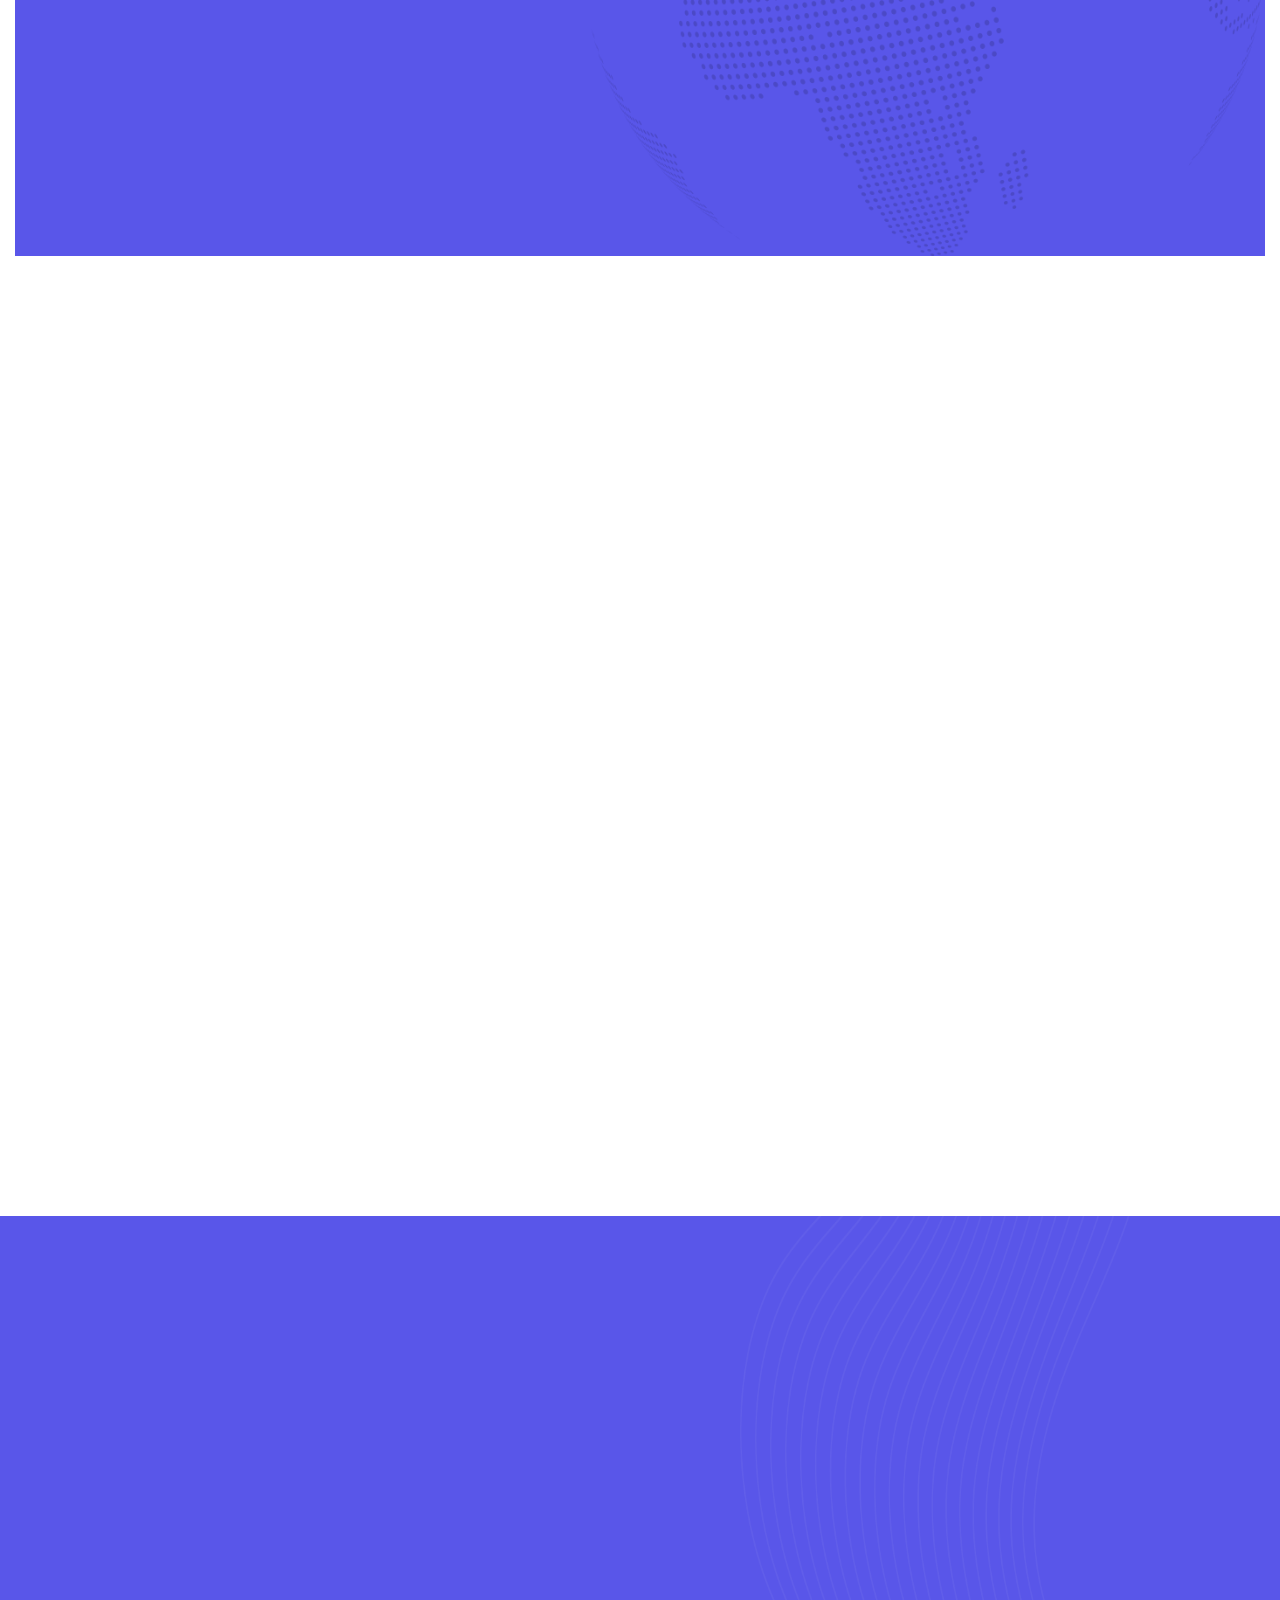
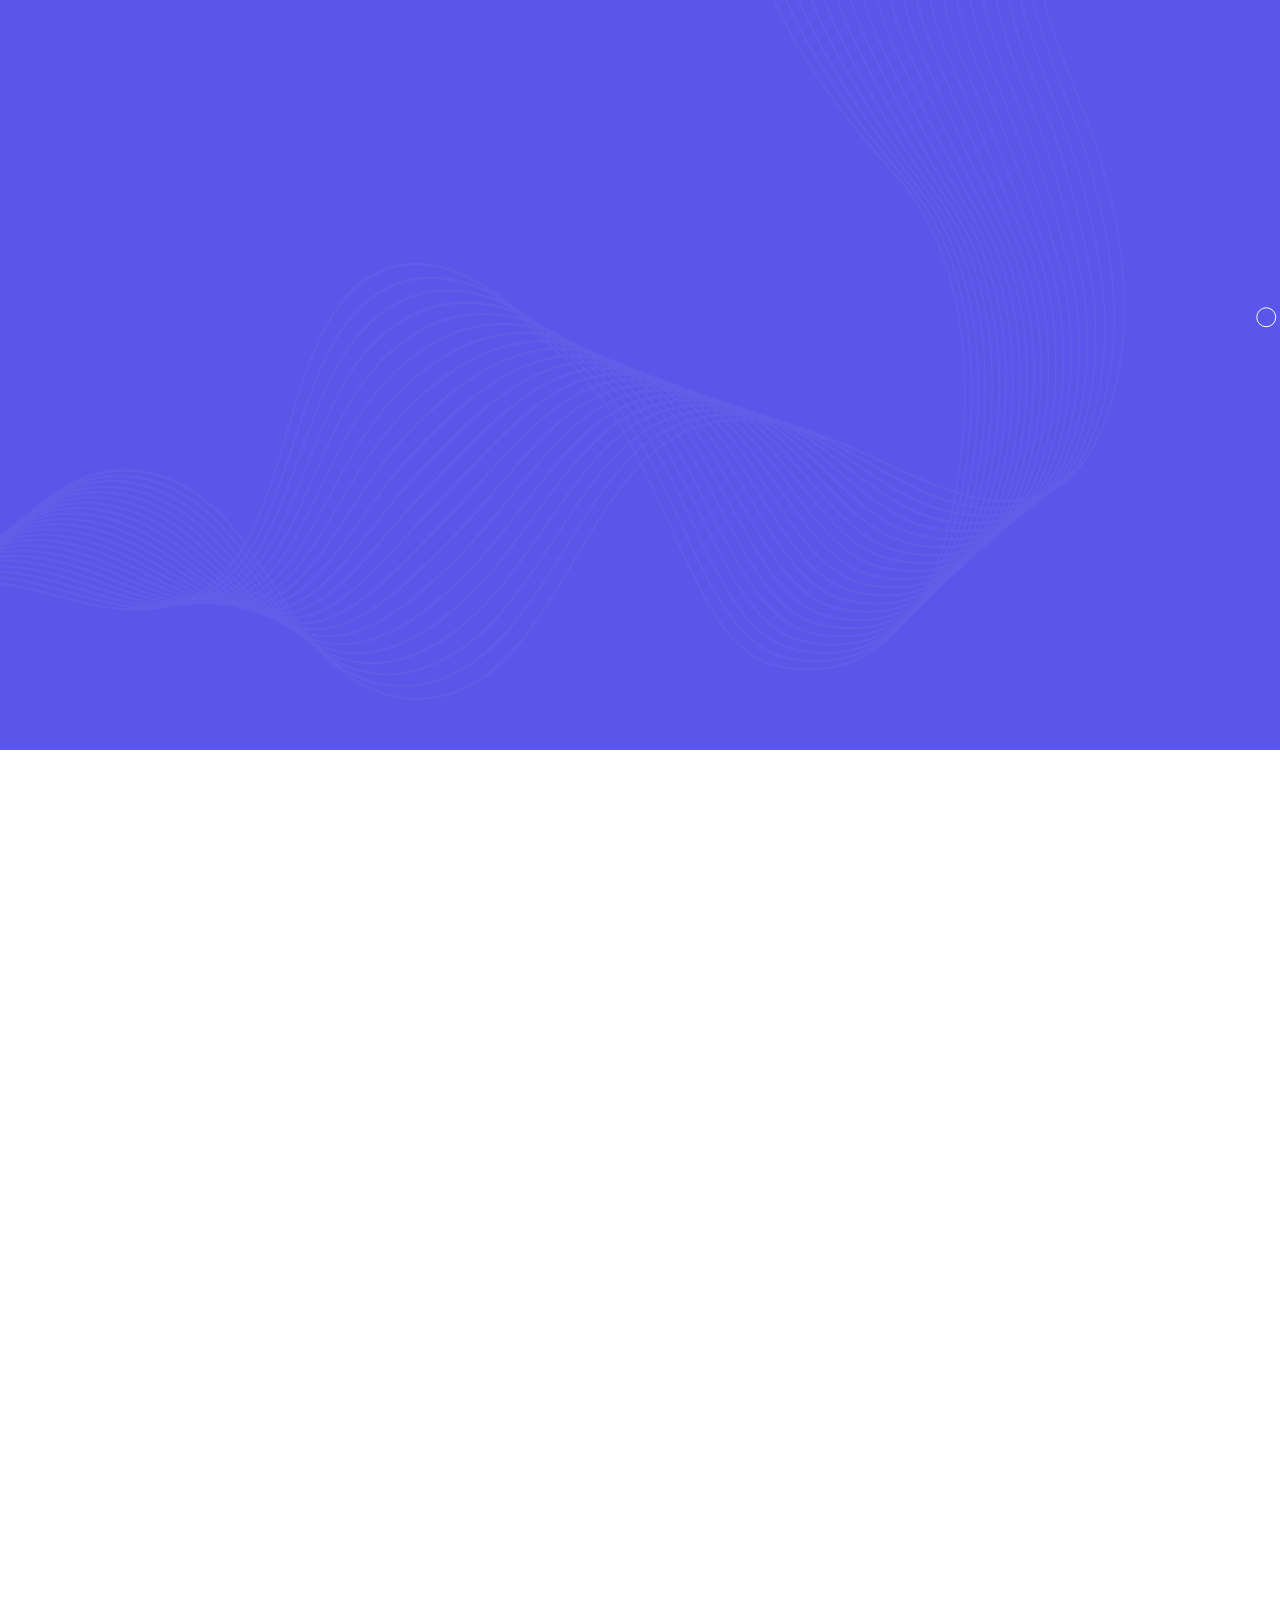
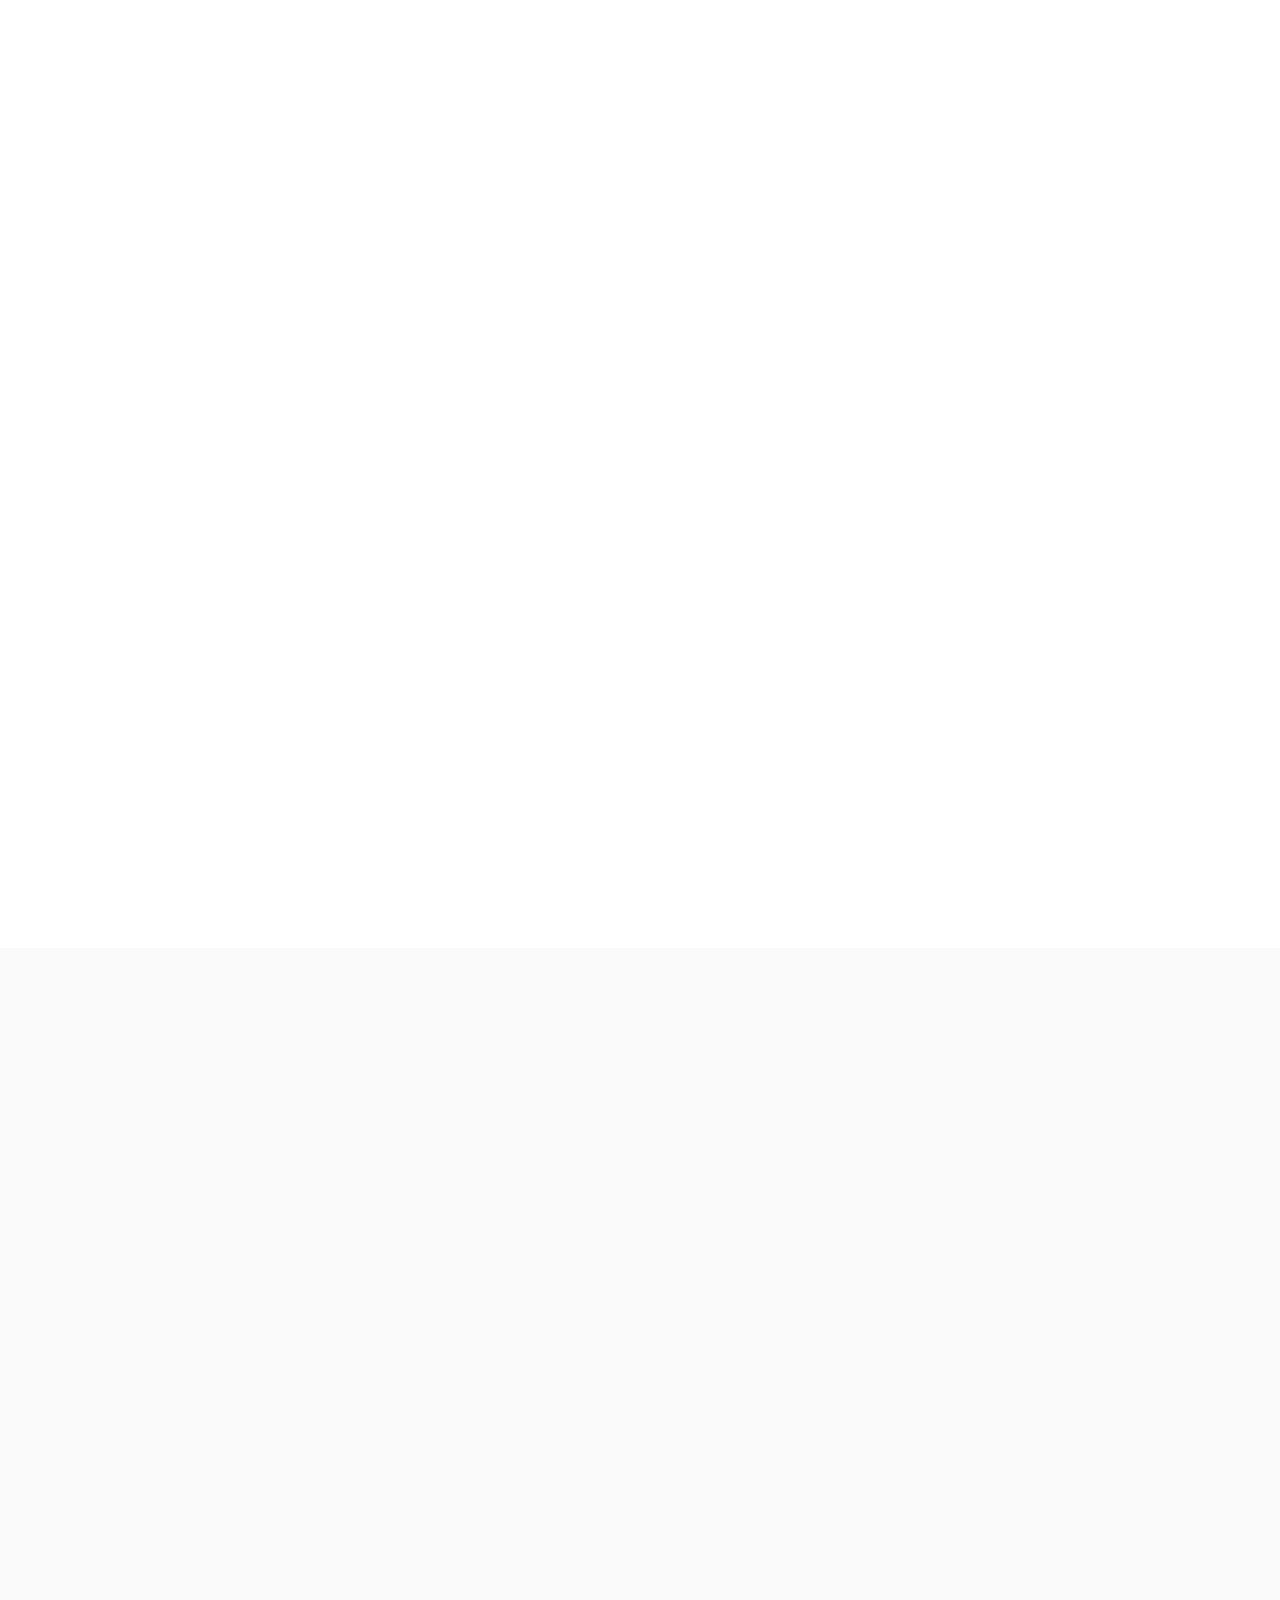
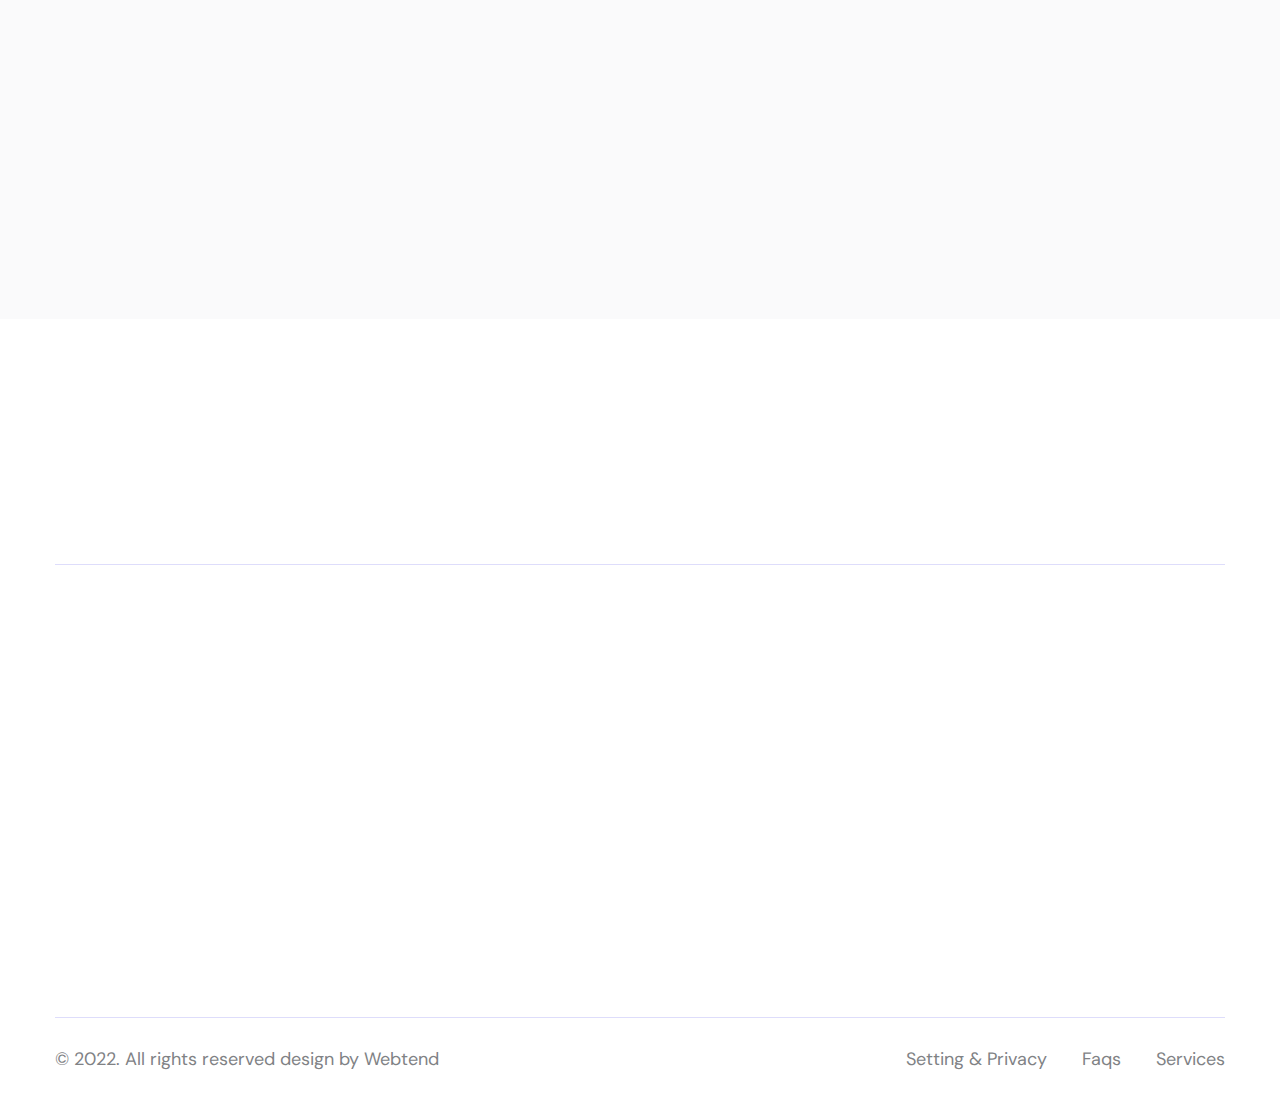
<file: onepage-index-1.html>
<!DOCTYPE html>
<html lang="en">
    
<!-- Mirrored from wpriverthemes.com/HTML/pixlab/onepage-index-1.html by HTTrack Website Copier/3.x [XR&CO'2014], Fri, 04 Apr 2025 15:25:24 GMT -->
<head>
        <!--====== Required meta tags ======-->
        <meta charset="utf-8">
        <meta http-equiv="x-ua-compatible" content="ie=edge">
        <meta name="description" content="">
        <meta name="viewport" content="width=device-width, initial-scale=1, shrink-to-fit=no">
        <!--====== Title ======-->
        <title>Pixlab - Creative Agency HTML Template</title>
        <!--====== Favicon Icon ======-->
        <link rel="shortcut icon" href="assets/images/favicon.ico" type="image/png">
        <!--====== Default css ======-->
        <link rel="stylesheet" href="assets/css/default.css">
        <!--====== Style css ======-->
        <link rel="stylesheet" href="assets/css/style.css">
        <!--====== Responsive css ======-->
        <link rel="stylesheet" href="assets/css/responsive.css">
    </head>
    <body data-spy="scroll" data-target=".main-menu">
        <!--====== Start Preloader ======-->
        <div class="preloader">
            <div class="loader">
                <div class="pre-shadow"></div>
                <div class="pre-box"></div>
            </div>
        </div>
        <!--====== End Preloader ======-->
        <!--====== offcanvas-panel ======-->
        <div class="offcanvas-panel">
            <div class="panel-overlay"></div>
            <div class="offcanvas-panel-inner">
                <div class="panel-logo">
                    <a href="index-2.html"><img src="assets/images/logo/logo-1.png" alt="Logo"></a>
                </div>
                <div class="about-us">
                    <h5 class="panel-widget-title">About Us</h5>
                    <p>
                        Lorem, ipsum dolor sit amet consectetur adipisicing elit. Tempore ipsam alias quae cupiditate quas, neque eum magni impedit asperiores.
                    </p>
                </div>
                <div class="contact-us">
                    <h5 class="panel-widget-title">Contact Us</h5>
                    <ul>
                        <li>
                            <i class="fal fa-map-marker-alt"></i>
                            121 King St, Melbourne VIC 3000, Australia.
                        </li>
                        <li>
                            <i class="fal fa-envelope-open"></i>
                            <a href="mailto:hello@barky.com"> hello@barky.com</a>
                            <a href="mailto:info@barky.com">info@barky.com</a>
                        </li>
                        <li>
                            <i class="fal fa-phone"></i>
                            <a href="tel:(312)-895-9800">(312) 895-9800</a>
                            <a href="tel:(312)-895-9888">(312) 895-9888</a>
                        </li>
                    </ul>
                </div>
                <a href="#" class="panel-close"><i class="fal fa-times"></i></a>
            </div>
        </div><!--====== offcanvas-panel ======-->
        <!--====== Start Header Section ======-->
        <header class="theme-header transparent-header">
            <!-- header Navigation -->
            <div class="header-navigation navigation-style-v1">
                <div class="nav-overlay"></div>
                <div class="container-fluid">
                    <div class="primary-menu">
                        <div class="site-branding">
                            <a href="index-2.html" class="brand-logo"><img src="assets/images/logo/logo-1.png" alt="Site Logo"></a>
                        </div>
                        <div class="nav-menu">
                            <!-- Navbar Close -->
                            <div class="navbar-close"><i class="far fa-times"></i></div>
                            <!-- Nav Search -->
                            <div class="nav-search">
                                <form>
                                    <div class="form_group">
                                        <input type="email" class="form_control" placeholder="Search Here" name="email" required>
                                        <button class="search-btn"><i class="fas fa-search"></i></button>
                                    </div>
                                </form>
                            </div>
                            <!-- Main Menu -->
                            <nav class="main-menu">
                                <ul>
                                    <li class="menu-item"><a href="#home" class="page-scroll active nav-link">Home</a></li>
                                    <li class="menu-item"><a href="#about" class="page-scroll nav-link">About</a></li>
                                    <li class="menu-item"><a href="#services" class="page-scroll nav-link">Services</a></li>
                                    <li class="menu-item"><a href="#portfolio" class="page-scroll nav-link">Portfolio</a></li>
                                    <li class="menu-item "><a href="#testimonial" class="page-scroll nav-link">Testimonial</a></li>
                                    <li class="menu-item"><a href="#team" class="page-scroll nav-link">Team</a></li>
                                    <li class="menu-item"><a href="#blog" class="page-scroll nav-link">Blog</a></li>
                                    <li class="menu-item"><a href="#contact" class="page-scroll nav-link">Contact</a></li>
                                </ul>
                            </nav>
                        </div>
                        <div class="header-right-nav">
                            <ul>
                                <li class="bar-item"><a href="#"><img src="assets/images/dot.png" alt="dot"></a></li>
                                <li class="navbar-toggle-btn">
                                    <div class="navbar-toggler">
                                        <span></span>
                                        <span></span>
                                        <span></span>
                                    </div>
                                </li>
                            </ul>
                        </div>
                    </div>
                </div>
            </div>
        </header><!--====== End Header Section ======-->
        <!--====== Start Hero Section ======-->
        <section class="hero-banner-v1 position-relative" id="home">
            <div class="bg-one"></div>
            <div class="bg-two"></div>
            <div class="hero-img hero-img-one scene"><span data-depth=".5"><img src="assets/images/hero/hero-one-img-1.jpg" class="wow fadeInLeft" alt="hero image"></span></div>
            <div class="hero-img hero-img-two scene"><span data-depth=".2"><img src="assets/images/hero/hero-one-img-2.jpg" class="wow fadeInLeft" alt="hero image"></span></div>
            <div class="hero-img hero-img-three scene"><span data-depth=".3"><img src="assets/images/shape/circle-logo-1.png" class="wow fadeInLeft" alt="hero image"></span></div>
            <div class="shape shape-one scene"><span data-depth="1"><img src="assets/images/shape/shape-1.png" alt="shape"></span></div>
            <div class="shape shape-two scene"><span data-depth="2"><img src="assets/images/shape/shape-2.png" alt="shape"></span></div>
            <div class="shape shape-three scene"><span data-depth="3"><img src="assets/images/shape/shape-3.png" alt="shape"></span></div>
            <div class="container">
                <div class="row">
                    <div class="col-xl-8 col-lg-12">
                        <div class="hero-content">
                            <h1 class="wow fadeInUp" data-wow-delay=".5s">Brand, Design 
                                & Development
                                Agency</h1>
                            <p class="wow fadeInDown" data-wow-delay="1s">Sit amet consectetur adipiscing elit sed do eiusmod tem
                                porincididunt ut labore et dolore magna aliqua. Quis psum
                                suspendisse ultrices gravida commodo viverra</p>
                            <a href="contact.html" class="main-btn arrow-btn wow fadeInUp" data-wow-delay=".5s">Let’s Talk Us</a>
                        </div>
                    </div>
                </div>
            </div>
        </section><!--====== End Hero Section ======-->
        <!--====== Start About Section ======-->
        <section class="about-area about-area-v1 position-relative pt-130" id="about">
            <div class="container">
                <div class="row align-items-center">
                    <div class="col-lg-6">
                        <div class="img-holder-box mb-50">
                            <div class="img-holder wow fadeInLeft">
                                <img src="assets/images/about/about-1.jpg" alt="Image">
                            </div>
                            <div class="shape shape-one"><span class="animate-float-y"><img src="assets/images/shape/circle-logo-2.png" class="circle-logo" alt="circle logo"></span></div>
                        </div>
                    </div>
                    <div class="col-lg-6">
                        <div class="text-wrapper mb-50 wow fadeInRight">
                            <div class="section-title mb-15">
                                <span class="sub-title st-one">About Us</span>
                                <h2>We’re Creative 
                                    Agency Since 1993</h2>
                            </div>
                            <h4>Professional Design Agency to provide solutions</h4>
                            <p>On the other hand denounce with righteous and dislike men 
                                who beguile and demoralizes by the charms of pleasure thes moment, so blinded by desire that they cannot</p>
                            <ul class="list-style-one mb-35">
                                <li>Digital Creative Agency</li>
                                <li>Professional Problem Solutions</li>
                                <li>Web Design & Development</li>
                            </ul>
                            <a href="about.html" class="main-btn bordered-btn btn-blue arrow-btn">Learn More Us</a>
                        </div>
                    </div>
                </div>
            </div>
        </section>
        <!--====== End About Section ======-->
        <!--====== Start Service Section ======-->
        <section class="service-area pt-90 pb-80" id="services">
            <div class="container">
                <div class="row justify-content-center">
                    <div class="col-lg-8">
                        <div class="section-title text-center mb-55 wow fadeInUp">
                            <span class="sub-title st-one">Services</span>
                            <h2>Creative Design Solutions</h2>
                            <p>Professional Design Agency to provide solutions</p>
                        </div>
                    </div>
                </div>
                <div class="row justify-content-center">
                    <div class="col-lg-4 col-md-6 col-sm-12">
                        <div class="service-item service-style-one mb-40 wow fadeInDown" data-wow-delay=".3s">
                            <div class="icon">
                                <i class="flaticon-strategy"></i>
                            </div>
                            <div class="text">
                                <h3 class="title"><a href="service-details.html">Strategy</a></h3>
                                <ul class="list-style-two">
                                    <li>Product Management</li>
                                    <li>MVP Definition</li>
                                    <li>Product Strategy</li>
                                </ul>
                                <a href="service-details.html" class="btn-link">Read More</a>
                            </div>
                        </div>
                    </div>
                    <div class="col-lg-4 col-md-6 col-sm-12">
                        <div class="service-item service-style-one mb-40 wow fadeInDown" data-wow-delay=".5s">
                            <div class="icon">
                                <i class="flaticon-design"></i>
                            </div>
                            <div class="text">
                                <h3 class="title"><a href="service-details.html">Product Design</a></h3>
                                <ul class="list-style-two">
                                    <li>Product Management</li>
                                    <li>MVP Definition</li>
                                    <li>Product Strategy</li>
                                </ul>
                                <a href="service-details.html" class="btn-link">Read More</a>
                            </div>
                        </div>
                    </div>
                    <div class="col-lg-4 col-md-6 col-sm-12">
                        <div class="service-item service-style-one mb-40 wow fadeInDown" data-wow-delay=".7s">
                            <div class="icon">
                                <i class="flaticon-source-code"></i>
                            </div>
                            <div class="text">
                                <h3 class="title"><a href="service-details.html">Development</a></h3>
                                <ul class="list-style-two">
                                    <li>Product Management</li>
                                    <li>MVP Definition</li>
                                    <li>Product Strategy</li>
                                </ul>
                                <a href="service-details.html" class="btn-link">Read More</a>
                            </div>
                        </div>
                    </div>
                </div>
            </div>
        </section><!--====== End Service Section ======-->
        <!--====== Start Portfolio Section ======-->
        <section class="portfolio-area portfolio-area-v1 light-gray-bg pt-130 pb-70" id="portfolio">
            <div class="container">
                <div class="row">
                    <div class="col-lg-8">
                        <div class="section-title mb-45 wow fadeInUp">
                            <span class="sub-title st-one">Latest Work</span>
                            <h2>Professional Experience</h2>
                            <p>Professional Design Agency to provide solutions</p>
                        </div>
                    </div>
                </div>
                <div class="row">
                    <div class="col-lg-12">
                        <div class="portfolio-filter-button mb-50 wow fadeInLeft">
                            <ul class="filter-btn mb-20">
                                <li data-filter="*" class="active">Show All</li>
                                <li data-filter=".cat-1">Design</li>
                                <li data-filter=".cat-2">Branding</li>
                                <li data-filter=".cat-3">Development</li>
                                <li data-filter=".cat-4">SEO</li>
                                <li data-filter=".cat-5">UX/UI Design</li>
                            </ul>
                        </div>
                    </div>
                </div>
                <div class="row portfolio-grid">
                    <div class="col-lg-4 col-md-6 col-sm-12 cat-1 portfolio-column cat-3">
                        <div class="portfolio-item portfolio-style-one mb-55 wow fadeInUp" data-wow-delay=".1s">
                            <div class="img-holder">
                                <img src="assets/images/portfolio/img-1.jpg" alt="Img">
                                <a href="assets/images/portfolio/img-1.jpg" class="portfolio-hover img-popup">
                                    <div class="hover-content">
                                        <i class="far fa-plus"></i>
                                    </div>
                                </a>
                            </div>
                            <div class="text">
                                <h3 class="title"><a href="project-details.html">Dashboard Design</a></h3>
                                <a href="projects.html" class="cat-link">Creative Design</a>
                            </div>
                        </div>
                    </div>
                    <div class="col-lg-4 col-md-6 col-sm-12 portfolio-column cat-2 cat-4">
                        <div class="portfolio-item portfolio-style-one mb-55 wow fadeInUp" data-wow-delay=".2s">
                            <div class="img-holder">
                                <img src="assets/images/portfolio/img-2.jpg" alt="Img">
                                <a href="assets/images/portfolio/img-2.jpg" class="portfolio-hover img-popup">
                                    <div class="hover-content">
                                        <i class="far fa-plus"></i>
                                    </div>
                                </a>
                            </div>
                            <div class="text">
                                <h3 class="title"><a href="project-details.html">Landing Pages</a></h3>
                                <a href="projects.html" class="cat-link">Creative Design</a>
                            </div>
                        </div>
                    </div>
                    <div class="col-lg-4 col-md-6 col-sm-12 portfolio-column cat-3 cat-4">
                        <div class="portfolio-item portfolio-style-one mb-55 wow fadeInUp" data-wow-delay=".3s">
                            <div class="img-holder">
                                <img src="assets/images/portfolio/img-3.jpg" alt="Img">
                                <a href="assets/images/portfolio/img-3.jpg" class="portfolio-hover img-popup">
                                    <div class="hover-content">
                                        <i class="far fa-plus"></i>
                                    </div>
                                </a>
                            </div>
                            <div class="text">
                                <h3 class="title"><a href="project-details.html">Illustration Design</a></h3>
                                <a href="projects.html" class="cat-link">Creative Design</a>
                            </div>
                        </div>
                    </div>
                    <div class="col-lg-4 col-md-6 col-sm-12 portfolio-column cat-4 cat-3">
                        <div class="portfolio-item portfolio-style-one mb-55 wow fadeInUp" data-wow-delay=".4s">
                            <div class="img-holder">
                                <img src="assets/images/portfolio/img-4.jpg" alt="Img">
                                <a href="assets/images/portfolio/img-4.jpg" class="portfolio-hover img-popup">
                                    <div class="hover-content">
                                        <i class="far fa-plus"></i>
                                    </div>
                                </a>
                            </div>
                            <div class="text">
                                <h3 class="title"><a href="project-details.html">Dashboard Design</a></h3>
                                <a href="projects.html" class="cat-link">Creative Design</a>
                            </div>
                        </div>
                    </div>
                    <div class="col-lg-4 col-md-6 col-sm-12 portfolio-column cat-5 cat-1">
                        <div class="portfolio-item portfolio-style-one mb-55 wow fadeInUp" data-wow-delay=".5s">
                            <div class="img-holder">
                                <img src="assets/images/portfolio/img-5.jpg" alt="Img">
                                <a href="assets/images/portfolio/img-5.jpg" class="portfolio-hover img-popup">
                                    <div class="hover-content">
                                        <i class="far fa-plus"></i>
                                    </div>
                                </a>
                            </div>
                            <div class="text">
                                <h3 class="title"><a href="project-details.html">Apps Development</a></h3>
                                <a href="projects.html" class="cat-link">Creative Design</a>
                            </div>
                        </div>
                    </div>
                    <div class="col-lg-4 col-md-6 col-sm-12 portfolio-column cat-4 cat-2">
                        <div class="portfolio-item portfolio-style-one mb-55 wow fadeInUp" data-wow-delay=".6s">
                            <div class="img-holder">
                                <img src="assets/images/portfolio/img-6.jpg" alt="Img">
                                <a href="assets/images/portfolio/img-6.jpg" class="portfolio-hover img-popup">
                                    <div class="hover-content">
                                        <i class="far fa-plus"></i>
                                    </div>
                                </a>
                            </div>
                            <div class="text">
                                <h3 class="title"><a href="project-details.html">Website Design</a></h3>
                                <a href="projects.html" class="cat-link">Creative Design</a>
                            </div>
                        </div>
                    </div>
                </div>
            </div>
        </section><!--====== End Portfolio Section ======-->
        <!--====== Start CTA Section ======-->
        <section class="cta-area cta-area-v1 pt-130">
            <div class="container-1450">
                <div class="cta-wrapper dark-blue-bg">
                    <div class="cta-img wow fadeInDown "><img src="assets/images/cta/img-1.jpg" alt=""></div>
                    <div class="row">
                        <div class="col-xl-8 col-lg-12">
                            <div class="text-wrapper wow fadeInUp">
                                <div class="section-title section-title-white mb-55">
                                    <span class="sub-title st-one">Let’s Work</span>
                                    <h2>Experience & innovative <span class="fill-text">solutions</span>for <span class="fill-text">creative</span> design & development <span class="fill-text">agency</span></h2>
                                </div>
                                <a href="contact.html" class="main-btn bordered-btn btn-white arrow-btn">Let's Work Together</a>
                            </div>
                        </div>
                    </div>
                </div>
            </div>
        </section>
        <!--====== End CTA Section ======-->
        <!--====== Start Counter Section ======-->
        <section class="counter-area counter-area-v1 pt-240 pb-90">
            <div class="container">
                <div class="row justify-content-center">
                    <div class="col-lg-6">
                        <div class="section-title text-center mb-55 wow fadeInUp">
                            <span class="sub-title st-one">Agency Statistics</span>
                            <h2>Why People’s Like Us</h2>
                            <p>Professional Design Agency to provide solutions</p>
                        </div>
                    </div>
                </div>
                <div class="row no-gutters">
                    <div class="col-lg-3 col-md-6 col-sm-12">
                        <div class="counter-item mb-40 wow fadeInUp" data-wow-delay=".2s">
                            <div class="icon">
                                <i class="flaticon-start-up"></i>
                            </div>
                            <div class="text">
                                <h2 class="number"><span>256</span>+</h2>
                                <p>Project Complate</p>
                            </div>
                        </div>
                    </div>
                    <div class="col-lg-3 col-md-6 col-sm-12">
                        <div class="counter-item mb-40 wow fadeInUp" data-wow-delay=".3s">
                            <div class="icon">
                                <i class="flaticon-creativity"></i>
                            </div>
                            <div class="text">
                                <h2 class="number"><span>783</span>+</h2>
                                <p>Project Complate</p>
                            </div>
                        </div>
                    </div>
                    <div class="col-lg-3 col-md-6 col-sm-12">
                        <div class="counter-item mb-40 wow fadeInUp" data-wow-delay=".4s">
                            <div class="icon">
                                <i class="flaticon-medal"></i>
                            </div>
                            <div class="text">
                                <h2 class="number"><span>97</span>+</h2>
                                <p>Awards Winning</p>
                            </div>
                        </div>
                    </div>
                    <div class="col-lg-3 col-md-6 col-sm-12">
                        <div class="counter-item mb-40 wow fadeInUp" data-wow-delay=".5s">
                            <div class="icon">
                                <i class="flaticon-technical-support"></i>
                            </div>
                            <div class="text">
                                <h2 class="number"><span>35</span>+</h2>
                                <p>Years Of Experience</p>
                            </div>
                        </div>
                    </div>
                </div>
            </div>
        </section><!--====== End Counter Section ======-->
        <!--====== Start Testimonial Section ======-->
        <section class="testimonial-area testimonial-area-v1 dark-blue-bg pattern-bg pt-130 pb-80" id="testimonial">
            <div class="shape-img wow fadeInRight animate-float-y"><span><img src="assets/images/testimonial/img-3.jpg" alt=""></span></div>
            <div class="container">
                <div class="row">
                    <div class="col-lg-8">
                        <div class="section-title section-title-white mb-50 wow fadeInLeft">
                            <span class="sub-title st-one">Testimonials</span>
                            <h2>What Our Client’s About Us</h2>
                            <p>Professional Design Agency to provide solutions</p>
                        </div>
                    </div>
                </div>
                <div class="row align-items-center">
                    <div class="col-lg-5">
                        <div class="img-holder mb-50 wow fadeInLeft">
                            <img src="assets/images/testimonial/img-1.jpg" alt="">
                        </div>
                    </div>
                    <div class="col-lg-7">
                        <div class="testimonial-slider-one mb-50 wow fadeInRight">
                            <div class="testimonial-item">
                                <div class="testimonial-content">
                                    <i class="flaticon-quotation"></i>
                                    <h3>Sit amet consectetur adipiscing
                                        elit sed do eiusmod temporincde
                                        idunt ut labore et dolore magnas aliqua. Quis ipsum suspendissey 
                                        sltrices gravida. Risus commodo verra maecenas lacusvel. </h3>
                                    <div class="author-title">
                                        <h4>Dustin A. McPherson</h4>
                                        <p class="position">Senior  Manager</p>
                                    </div>
                                </div>
                            </div>
                            <div class="testimonial-item">
                                <div class="testimonial-content">
                                    <i class="flaticon-quotation"></i>
                                    <h3>Sit amet consectetur adipiscing
                                        elit sed do eiusmod temporincde
                                        idunt ut labore et dolore magnas aliqua. Quis ipsum suspendissey 
                                        sltrices gravida. Risus commodo verra maecenas lacusvel. </h3>
                                    <div class="author-title">
                                        <h4>Dustin A. McPherson</h4>
                                        <p class="position">Senior  Manager</p>
                                    </div>
                                </div>
                            </div>
                            <div class="testimonial-item">
                                <div class="testimonial-content">
                                    <i class="flaticon-quotation"></i>
                                    <h3>Sit amet consectetur adipiscing
                                        elit sed do eiusmod temporincde
                                        idunt ut labore et dolore magnas aliqua. Quis ipsum suspendissey 
                                        sltrices gravida. Risus commodo verra maecenas lacusvel. </h3>
                                    <div class="author-title">
                                        <h4>Dustin A. McPherson</h4>
                                        <p class="position">Senior  Manager</p>
                                    </div>
                                </div>
                            </div>
                            <div class="testimonial-item">
                                <div class="testimonial-content">
                                    <i class="flaticon-quotation"></i>
                                    <h3>Sit amet consectetur adipiscing
                                        elit sed do eiusmod temporincde
                                        idunt ut labore et dolore magnas aliqua. Quis ipsum suspendissey 
                                        sltrices gravida. Risus commodo verra maecenas lacusvel. </h3>
                                    <div class="author-title">
                                        <h4>Dustin A. McPherson</h4>
                                        <p class="position">Senior  Manager</p>
                                    </div>
                                </div>
                            </div>
                        </div>
                    </div>
                </div>
            </div>
        </section>
        <!--====== End Testimonial Section ======-->
        <!--====== Start Team Section ======-->
        <section class="team-area team-area-v1 pt-130" id="team">
            <div class="container">
                <div class="row justify-content-center">
                    <div class="col-lg-8">
                        <div class="section-title text-center mb-55 wow fadeInUp">
                            <span class="sub-title st-one">Meet Our Team</span>
                            <h2>Experience Team Members</h2>
                            <p>Professional Design Agency to provide solutions</p>
                        </div>
                    </div>
                </div>
                <div class="row">
                    <div class="col-lg-3 col-md-6 col-sm-12">
                        <div class="team-item mb-40 wow fadeInUp" data-wow-delay=".2s">
                            <div class="img-holder">
                                <img src="assets/images/team/img-1.jpg" alt="Team Image">
                                <div class="team-hover">
                                    <ul class="social-link">
                                        <li><a href="#"><i class="fab fa-facebook-f"></i></a></li>
                                        <li><a href="#"><i class="fab fa-dribbble"></i></a></li>
                                        <li><a href="#"><i class="fab fa-twitter"></i></a></li>
                                    </ul>
                                </div>
                            </div>
                            <div class="text text-center">
                                <h4 class="title"><a href="team-details.html">Douglas J. Bleau</a></h4>
                                <p class="position">UX/UI Designer</p>
                            </div>
                        </div>
                    </div>
                    <div class="col-lg-3 col-md-6 col-sm-12">
                        <div class="team-item mb-40 wow fadeInUp" data-wow-delay=".3s">
                            <div class="img-holder">
                                <img src="assets/images/team/img-2.jpg" alt="Team Image">
                                <div class="team-hover">
                                    <ul class="social-link">
                                        <li><a href="#"><i class="fab fa-facebook-f"></i></a></li>
                                        <li><a href="#"><i class="fab fa-dribbble"></i></a></li>
                                        <li><a href="#"><i class="fab fa-twitter"></i></a></li>
                                    </ul>
                                </div>
                            </div>
                            <div class="text text-center">
                                <h4 class="title"><a href="team-details.html">Thomas M. Wilso</a></h4>
                                <p class="position">Web Developer</p>
                            </div>
                        </div>
                    </div>
                    <div class="col-lg-3 col-md-6 col-sm-12">
                        <div class="team-item mb-40 wow fadeInUp" data-wow-delay=".4s">
                            <div class="img-holder">
                                <img src="assets/images/team/img-3.jpg" alt="Team Image">
                                <div class="team-hover">
                                    <ul class="social-link">
                                        <li><a href="#"><i class="fab fa-facebook-f"></i></a></li>
                                        <li><a href="#"><i class="fab fa-dribbble"></i></a></li>
                                        <li><a href="#"><i class="fab fa-twitter"></i></a></li>
                                    </ul>
                                </div>
                            </div>
                            <div class="text text-center">
                                <h4 class="title"><a href="team-details.html">Robert J. Ryan</a></h4>
                                <p class="position">SEO Marketing</p>
                            </div>
                        </div>
                    </div>
                    <div class="col-lg-3 col-md-6 col-sm-12">
                        <div class="team-item mb-40 wow fadeInUp" data-wow-delay=".5s">
                            <div class="img-holder">
                                <img src="assets/images/team/img-4.jpg" alt="Team Image">
                                <div class="team-hover">
                                    <ul class="social-link">
                                        <li><a href="#"><i class="fab fa-facebook-f"></i></a></li>
                                        <li><a href="#"><i class="fab fa-dribbble"></i></a></li>
                                        <li><a href="#"><i class="fab fa-twitter"></i></a></li>
                                    </ul>
                                </div>
                            </div>
                            <div class="text text-center">
                                <h4 class="title"><a href="team-details.html">Kenneth K. Joiner</a></h4>
                                <p class="position">UX/UI Designer</p>
                            </div>
                        </div>
                    </div>
                </div>
            </div>
        </section>
        <!--====== End Team Section ======-->
        <!--====== Start Contact Section ======-->
        <section class="contact-area contact-area-v1 pt-70 pb-80" id="contact">
            <div class="container">
                <div class="row align-items-center">
                    <div class="col-lg-8">
                        <div class="text-wrapper mb-50 wow fadeInLeft">
                            <h2>Have Any on <span class="fill-text">Project</span>
                                Mind! <span class="fill-text">Contact</span> Us</h2>
                            <p>Sed ut perspiciatis unde omnis iste natus error voluptatem accusantium doloremque laudan
                                tium, totam rem aperiam, eaque ipsa quae abillo <span>inventore veritatis</span> et quasi architecto beatae vitae dicta sunt explicabo. Nemo enim ipsam voluptatem</p>
                            <div class="row">
                                <div class="col-md-6 col-sm-12">
                                    <div class="information-style-one mb-40">
                                        <div class="icon">
                                            <span><i class="far fa-envelope-open"></i>Email Us</span>
                                        </div>
                                        <div class="info">
                                            <h4><a href="mailto:support@gmail.com">support@gmail.com</a></h4>
                                        </div>
                                    </div>
                                </div>
                                <div class="col-md-6 col-sm-12">
                                    <div class="information-style-one mb-40">
                                        <div class="icon">
                                            <span><i class="far fa-phone"></i>Phone Us</span>
                                        </div>
                                        <div class="info">
                                            <h4><a href="tel:+0123456789">+012 (345) 67 89</a></h4>
                                        </div>
                                    </div>
                                </div>
                            </div>
                            <div class="contact-form">
                                <form>
                                    <div class="row">
                                        <div class="col-lg-6">
                                            <div class="form_group">
                                                <input type="text" class="form_control" placeholder="Full Name" name="name" required>
                                            </div>
                                        </div>
                                        <div class="col-lg-6">
                                            <div class="form_group">
                                                <input type="email" class="form_control" placeholder="Email Address" name="email" required>
                                            </div>
                                        </div>
                                        <div class="col-lg-12">
                                            <div class="form_group">
                                                <textarea class="form_control" placeholder="Write Message" name="message"></textarea>
                                            </div>
                                        </div>
                                        <div class="col-lg-12">
                                            <div class="form_group">
                                                <button class="main-btn arrow-btn">Send Us Message</button>
                                            </div>
                                        </div>
                                    </div>
                                </form>
                            </div>
                        </div>
                    </div>
                    <div class="col-lg-4">
                        <div class="img-holder mb-50 wow fadeInRight">
                            <div class="shape shape-icon-one scene"><span data-depth="1"><img src="assets/images/shape/shape-4.png" alt=""></span></div>
                            <div class="shape shape-icon-two"><span></span></div>
                            <img src="assets/images/contact/contact-1.jpg" alt="Contact Image">
                        </div>
                    </div>
                </div>
            </div>
        </section>
        <!--====== End Contact Section ======-->
        <!--====== Start Blog Section ======-->
        <section class="blog-area blog-area-v1 light-gray-bg pt-130 pb-130" id="blog">
            <div class="container">
                <div class="row justify-content-center">
                    <div class="col-lg-6">
                        <div class="section-title text-center mb-55 wow fadeInUp" data-wow-delay=".2s">
                            <span class="sub-title st-one">Articles News</span>
                            <h2>Latest News & Blogs</h2>
                            <p>Professional Design Agency to provide solutions</p>
                        </div>
                    </div>
                </div>
                <div class="row">
                    <div class="col-lg-4 col-md-6 col-sm-12">
                        <div class="blog-post-item mb-40 wow fadeInUp" data-wow-delay=".25s">
                            <div class="entry-content">
                                <a href="#" class="cat-btn">Design</a>
                                <h3 class="title"><a href="blog-details.html">Everything You Want To Know About</a></h3>
                                <p>Sit amet consectete adipising elit 
                                    wedo eiusmod temeidiunt laboret dolore magna ways</p>
                                <a href="blog-details.html" class="btn-link">Read More</a>
                            </div>
                        </div>
                    </div>
                    <div class="col-lg-4 col-md-6 col-sm-12">
                        <div class="blog-post-item mb-40 wow fadeInUp" data-wow-delay=".30s">
                            <div class="entry-content">
                                <a href="#" class="cat-btn">Design</a>
                                <h3 class="title"><a href="blog-details.html">Designing Better Links For Websites And Emails</a></h3>
                                <p>Sit amet consectete adipising elit 
                                    wedo eiusmod temeidiunt laboret dolore magna ways</p>
                                <a href="blog-details.html" class="btn-link">Read More</a>
                            </div>
                        </div>
                    </div>
                    <div class="col-lg-4 col-md-6 col-sm-12">
                        <div class="blog-post-item mb-40 wow fadeInUp" data-wow-delay=".35s">
                            <div class="entry-content">
                                <a href="#" class="cat-btn">Design</a>
                                <h3 class="title"><a href="blog-details.html">Everything You Want To Know About</a></h3>
                                <p>Sit amet consectete adipising elit 
                                    wedo eiusmod temeidiunt laboret dolore magna ways</p>
                                <a href="blog-details.html" class="btn-link">Read More</a>
                            </div>
                        </div>
                    </div>
                </div>
                <div class="row">
                    <div class="col-lg-12">
                        <div class="button-box text-center wow fadeInUp">
                            <a href="blogs.html" class="main-btn arrow-btn">View More News</a>
                        </div>
                    </div>
                </div>
            </div>
        </section>
        <!--====== End Blog Section ======-->
        <!--====== Start Footer ======-->
        <footer class="footer-area">
            <div class="container">
                <div class="footer-top pt-75 pb-40">
                    <div class="row align-items-center">
                        <div class="col-md-6">
                            <div class="footer-logo mb-40 wow fadeInLeft">
                                <img src="assets/images/logo/footer-logo-1.png" alt="Brand Logo">
                            </div>
                        </div>
                        <div class="col-md-6">
                            <div class="text-wrapper mb-40 wow fadeInRight">
                                <h3>Modern Solutionsd For 
                                    <span class="blue-dark">Creative Agency</span></h3>
                            </div>
                        </div>
                    </div>
                </div>
                <div class="footer-widget pt-70 pb-40">
                    <div class="row">
                        <div class="col-lg-3 col-md-6 col-sm-12">
                            <div class="widget footer-nav-widget mb-40 wow fadeInUp" data-wow-delay=".15s">
                                <h4 class="widget-title">Services</h4>
                                <ul class="widget-nav">
                                    <li><a href="services.html">UX/UI Design</a></li>
                                    <li><a href="services.html">Web Development</a></li>
                                    <li><a href="services.html">SEO Optimization</a></li>
                                    <li><a href="services.html">Product Design</a></li>
                                    <li><a href="services.html">Logo Design</a></li>
                                    <li><a href="services.html">Brand Design</a></li>
                                </ul>
                            </div>
                        </div>
                        <div class="col-lg-3 col-md-6 col-sm-12">
                            <div class="widget footer-nav-widget mb-40 wow fadeInUp" data-wow-delay=".20s">
                                <h4 class="widget-title">Links</h4>
                                <ul class="widget-nav">
                                    <li><a href="services.html">About Agency</a></li>
                                    <li><a href="services.html">Latest News & Blog</a></li>
                                    <li><a href="services.html">Meet The Team</a></li>
                                    <li><a href="services.html">Popular Services</a></li>
                                    <li><a href="services.html">Testimonials</a></li>
                                    <li><a href="services.html">Need a Career?</a></li>
                                </ul>
                            </div>
                        </div>
                        <div class="col-lg-2 col-md-6 col-sm-12">
                            <div class="widget social-widget mb-40 wow fadeInUp" data-wow-delay=".25s">
                                <h4 class="widget-title">Follow</h4>
                                <ul class="social-nav">
                                    <li><a href="#"><i class="fab fa-dribbble"></i>Dribbble</a></li>
                                    <li><a href="#"><i class="fab fa-instagram"></i>Instagram</a></li>
                                    <li><a href="#"><i class="fab fa-twitter"></i>Twitter</a></li>
                                    <li><a href="#"><i class="fab fa-behance"></i>Behance</a></li>
                                    <li><a href="#"><i class="fab fa-facebook-f"></i>Facebook</a></li>
                                    <li><a href="#"><i class="fab fa-medium-m"></i>Medium</a></li>
                                </ul>
                            </div>
                        </div>
                        <div class="col-lg-4 col-md-6 col-sm-12">
                            <div class="widget newsletter-widget mb-40 wow fadeInUp" data-wow-delay=".30s">
                                <div class="newsletter-content">
                                    <h3>Subscribe Our 
                                        Newsletter</h3>
                                    <p>Natus errorsit voluptatem accusa dolore
                                        mque quae <a href="#">abillo inventore verita</a> achitec 
                                        beatae vitae dicta sunt explicabo.</p>
                                    <form>
                                        <div class="form_group">
                                            <input type="email" class="form_control" placeholder="Email Address" name="email" required>
                                            <button class="main-btn">Sign Up</button>
                                        </div>
                                    </form>
                                </div>
                            </div>
                        </div>
                    </div>
                </div>
                <div class="footer-copyright">
                    <div class="row">
                        <div class="col-lg-6">
                            <div class="copyright-text">
                                <p>&copy; 2022. All rights reserved design by Webtend</p>
                            </div>
                        </div>
                        <div class="col-lg-6">
                            <div class="footer-nav float-lg-right">
                                <ul>
                                    <li><a href="service-details.html">Setting & Privacy </a></li>
                                    <li><a href="service-details.html">Faqs</a></li>
                                    <li><a href="service-details.html">Services</a></li>
                                </ul>
                            </div>
                        </div>
                    </div>
                </div>
            </div>
        </footer><!--====== End Footer ======-->
        <!--====== back-to-top ======-->
        <a href="#" class="back-to-top" ><i class="far fa-angle-up"></i></a>
        <!--====== Jquery js ======-->
        <script src="assets/vendor/jquery-3.6.0.min.js"></script>
        <!--====== Bootstrap js ======-->
        <script src="assets/vendor/popper/popper.min.js"></script>
        <!--====== Bootstrap js ======-->
        <script src="assets/vendor/bootstrap/js/bootstrap.min.js"></script>
        <!--====== Slick js ======-->
        <script src="assets/vendor/slick/slick.min.js"></script>
        <!--====== Magnific js ======-->
        <script src="assets/vendor/magnific-popup/dist/jquery.magnific-popup.min.js"></script>
        <!--====== Isotope js ======-->
        <script src="assets/vendor/isotope.min.js"></script>
        <!--====== Imagesloaded js ======-->
        <script src="assets/vendor/imagesloaded.min.js"></script>
        <!--====== Counterup js ======-->
        <script src="assets/vendor/jquery.counterup.min.js"></script>
        <!--====== Waypoints js ======-->
        <script src="assets/vendor/jquery.waypoints.js"></script>
        <!--====== Nice-select js ======-->
        <script src="assets/vendor/nice-select/js/jquery.nice-select.min.js"></script>
        <!--====== WOW js ======-->
        <script src="assets/vendor/wow.min.js"></script>
        <!--====== Parallax js ======-->
        <script src="assets/vendor/parallax.min.js"></script>
        <!--====== Main js ======-->
        <script src="assets/js/theme.js"></script>
    </body>

<!-- Mirrored from wpriverthemes.com/HTML/pixlab/onepage-index-1.html by HTTrack Website Copier/3.x [XR&CO'2014], Fri, 04 Apr 2025 15:25:24 GMT -->
</html>
</file>
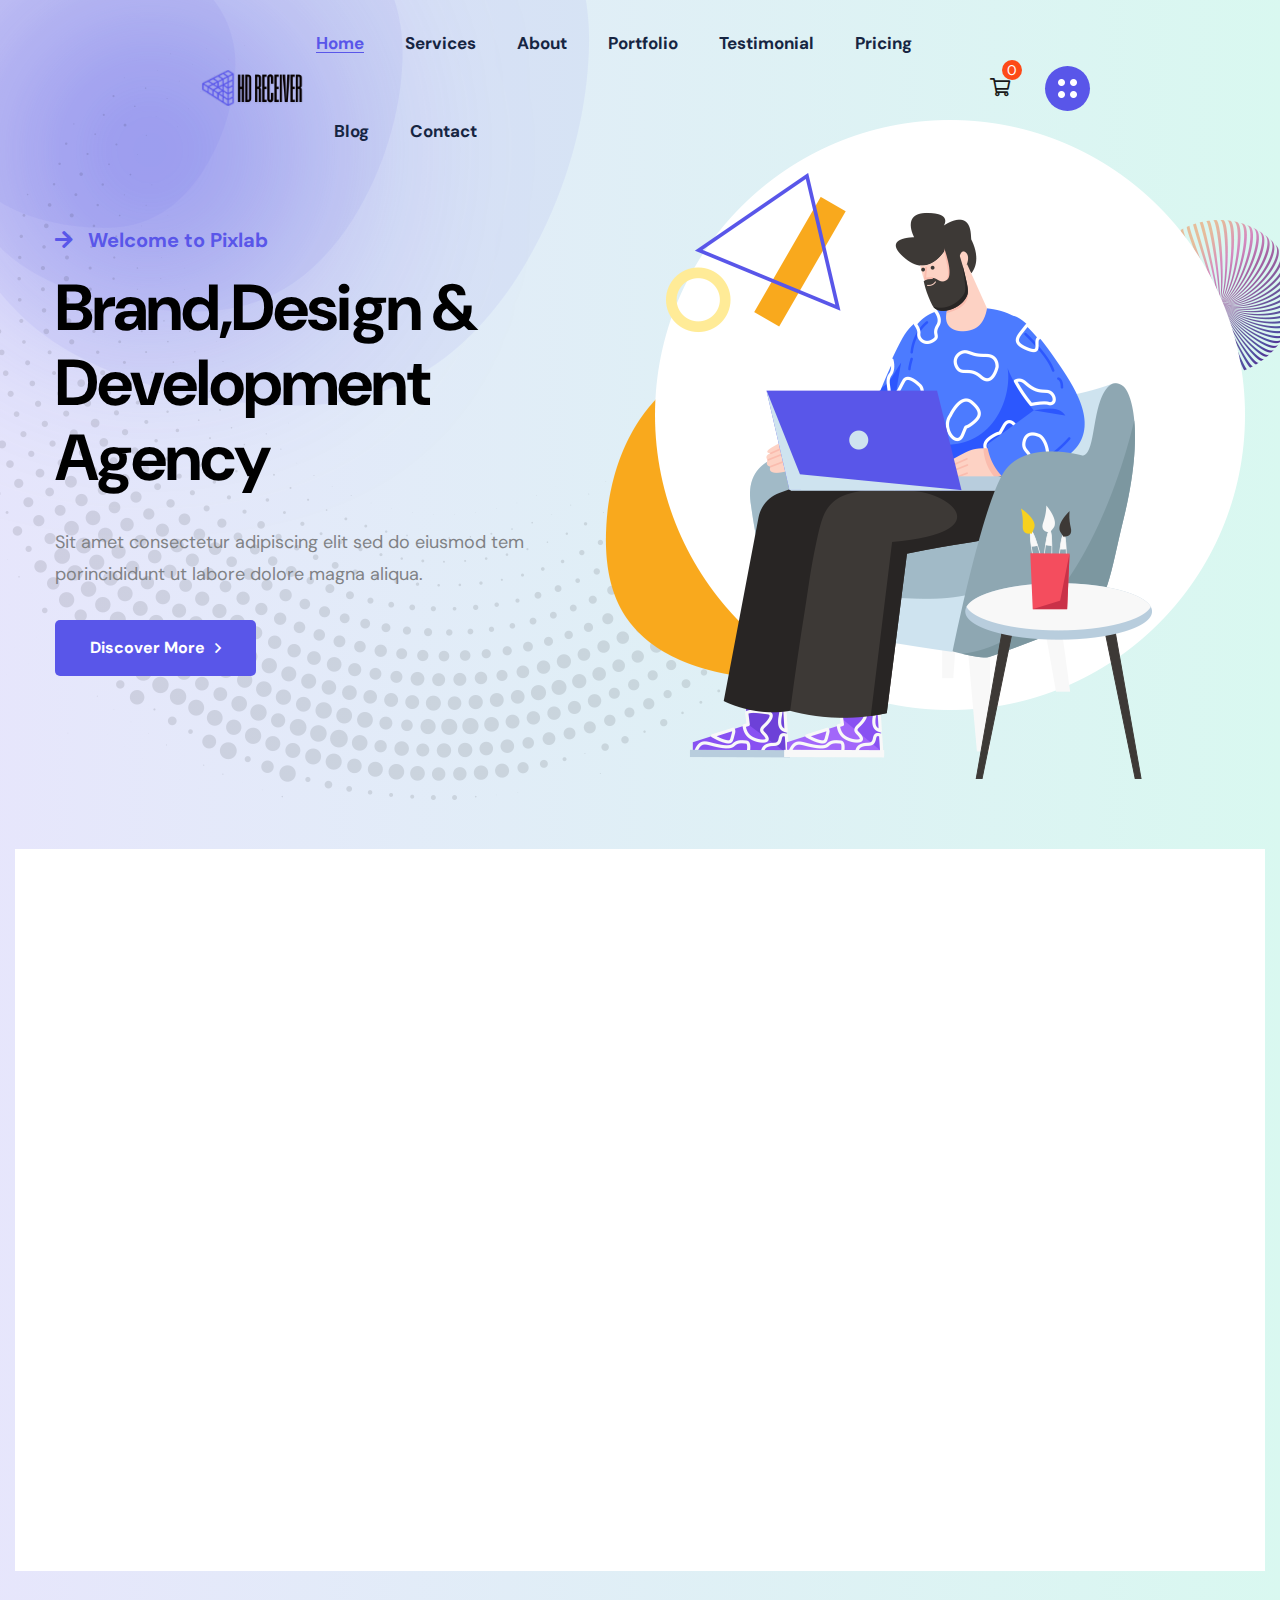
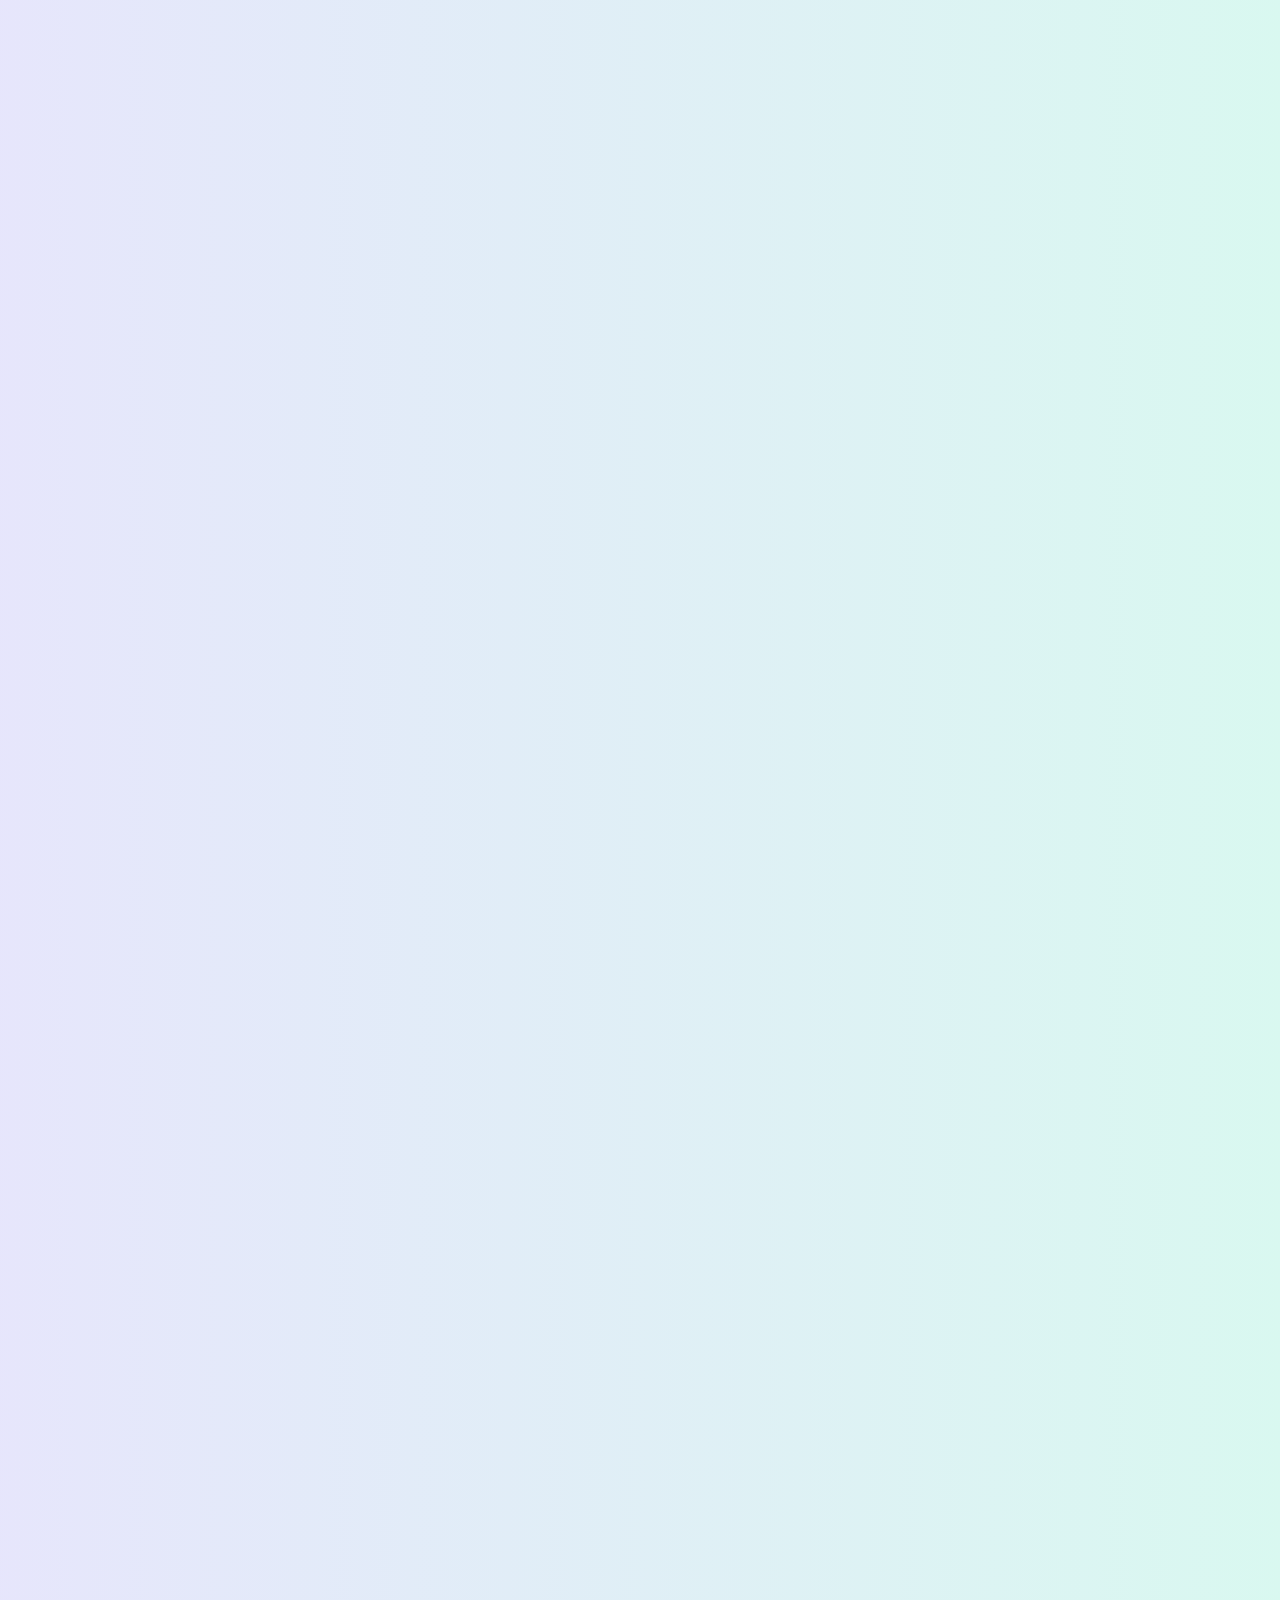
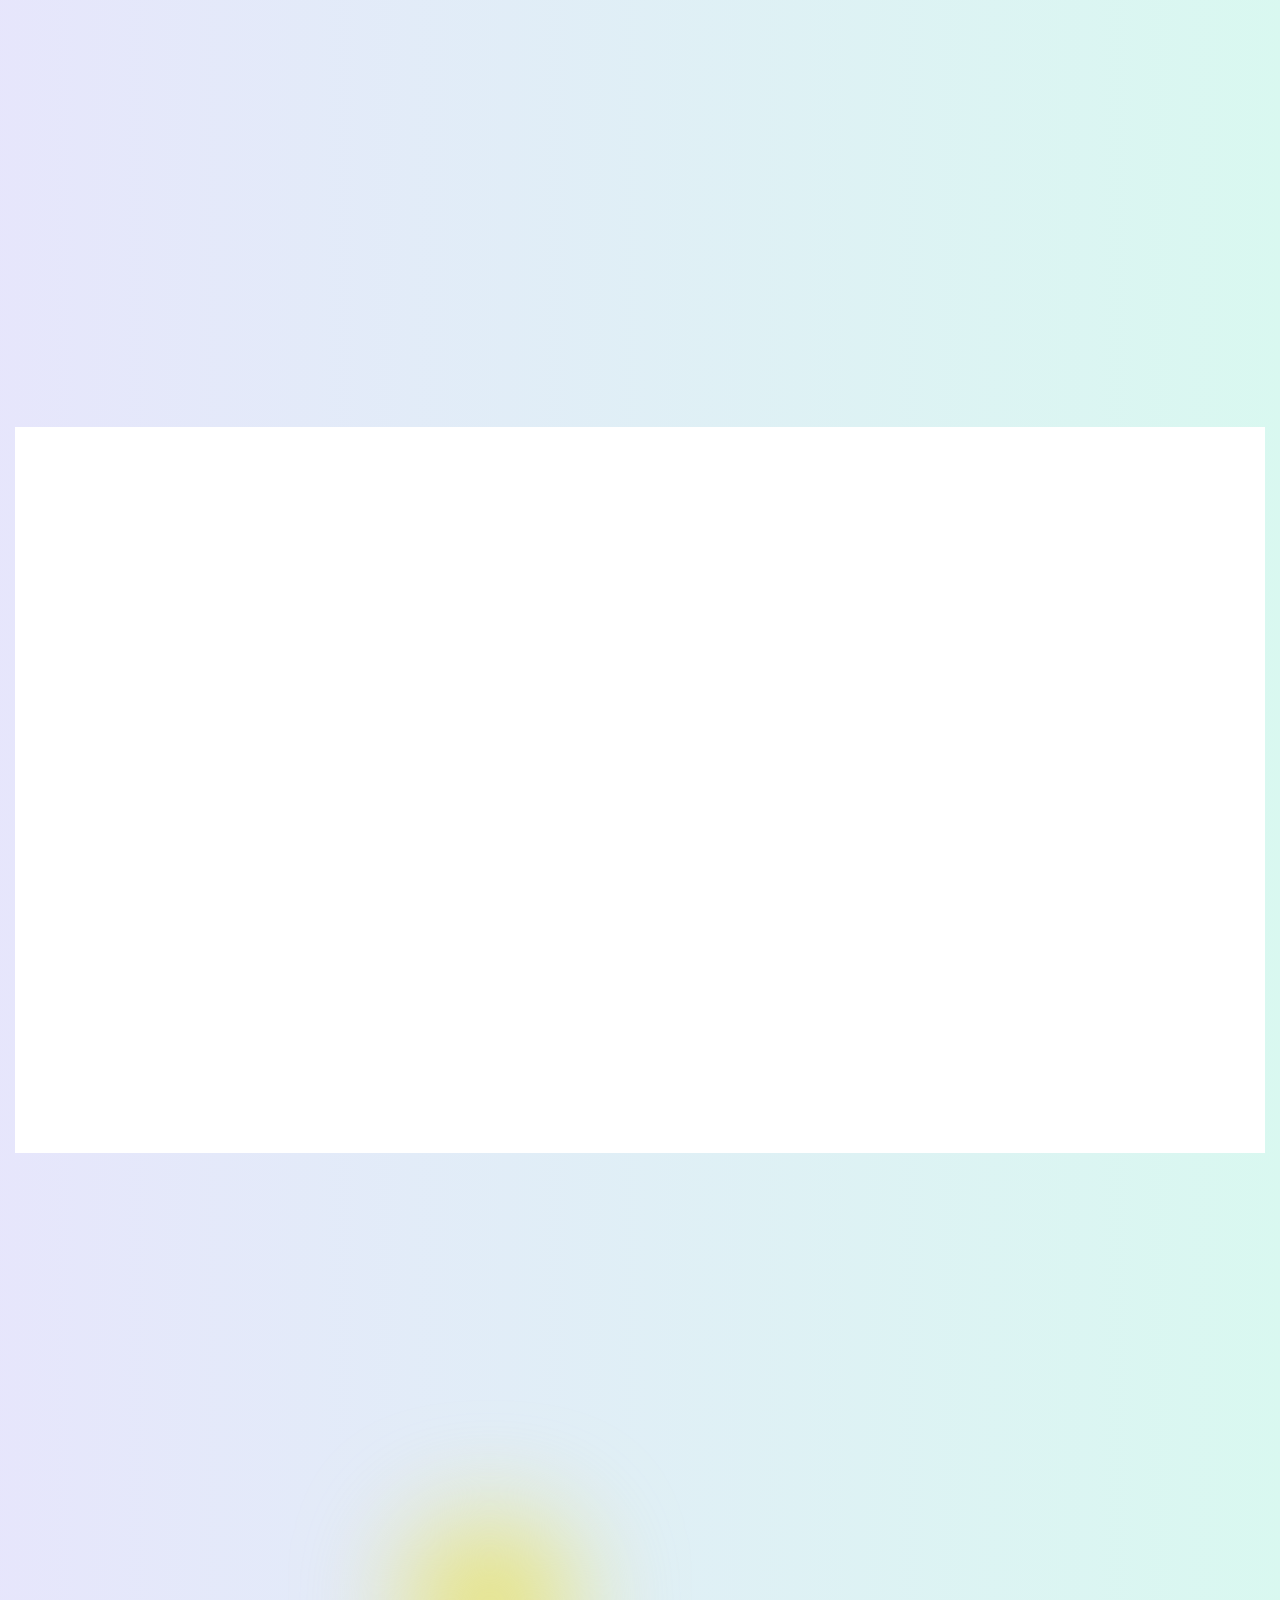
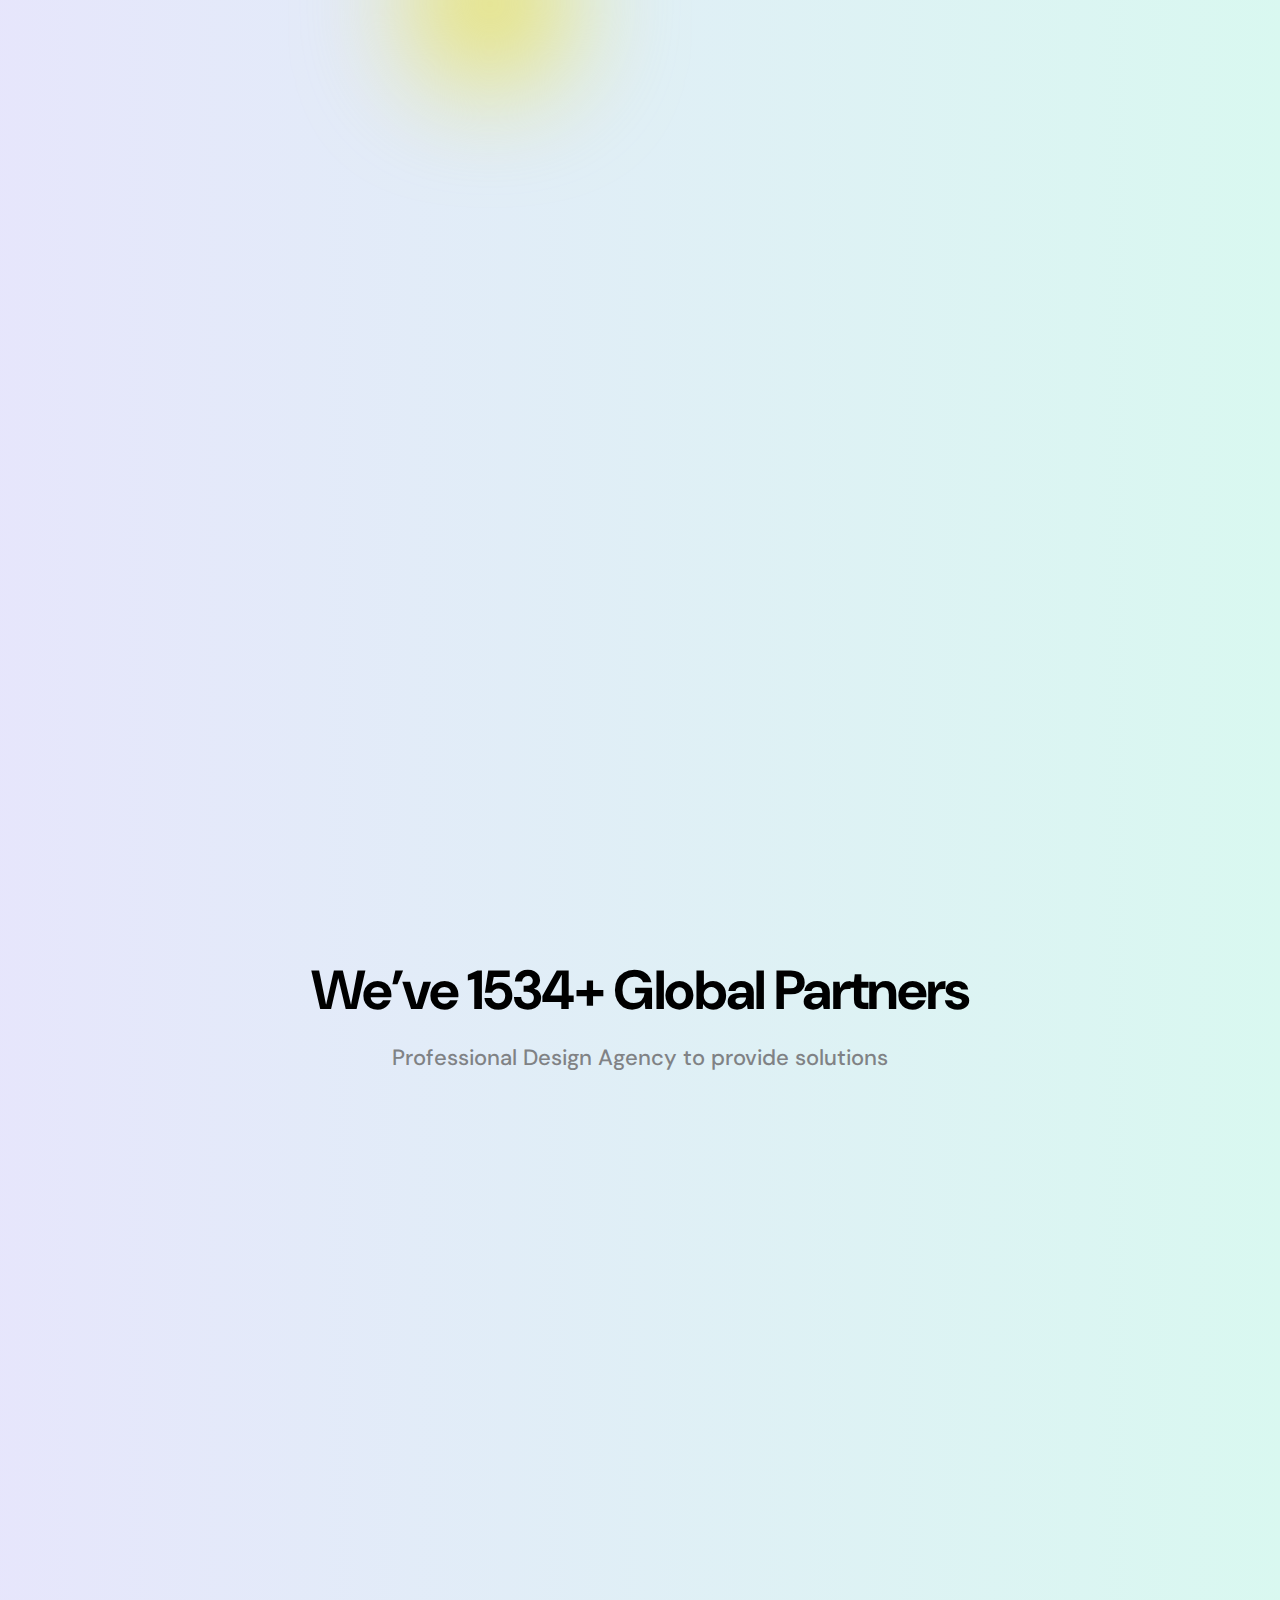
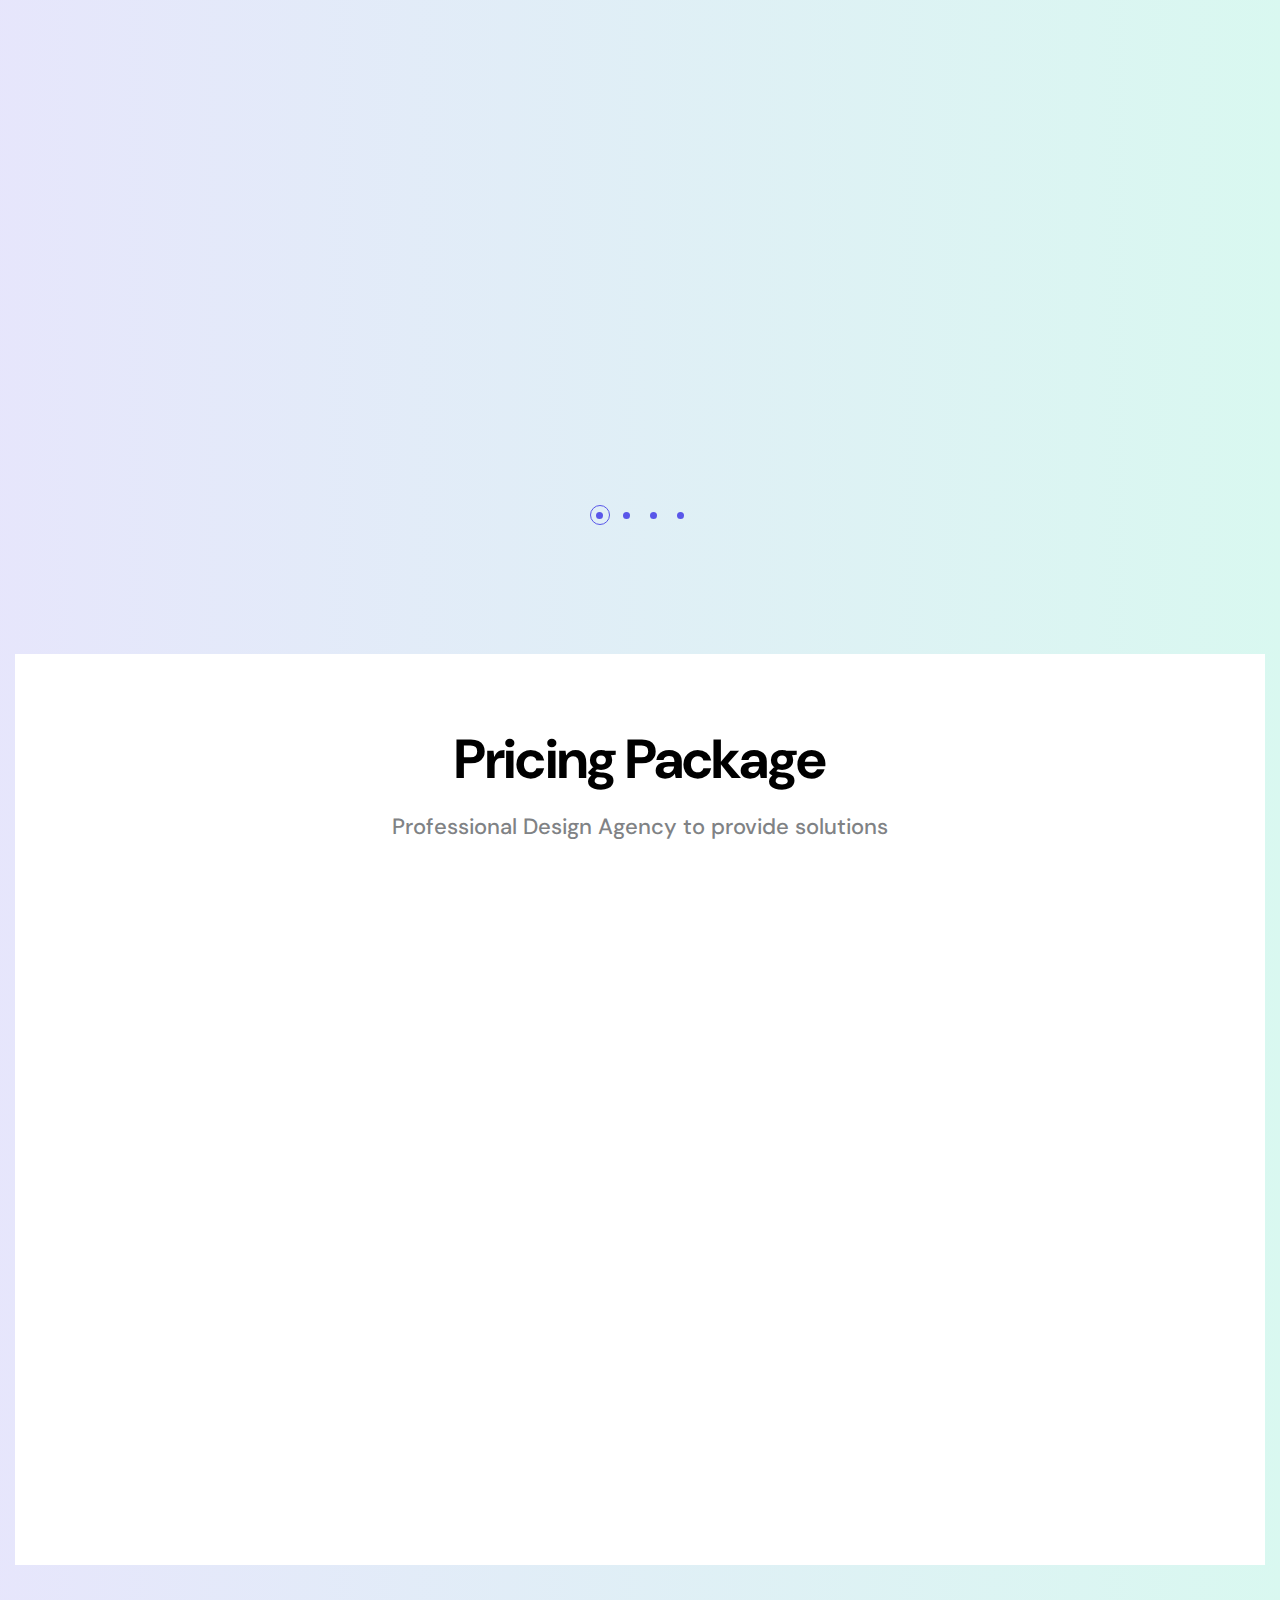
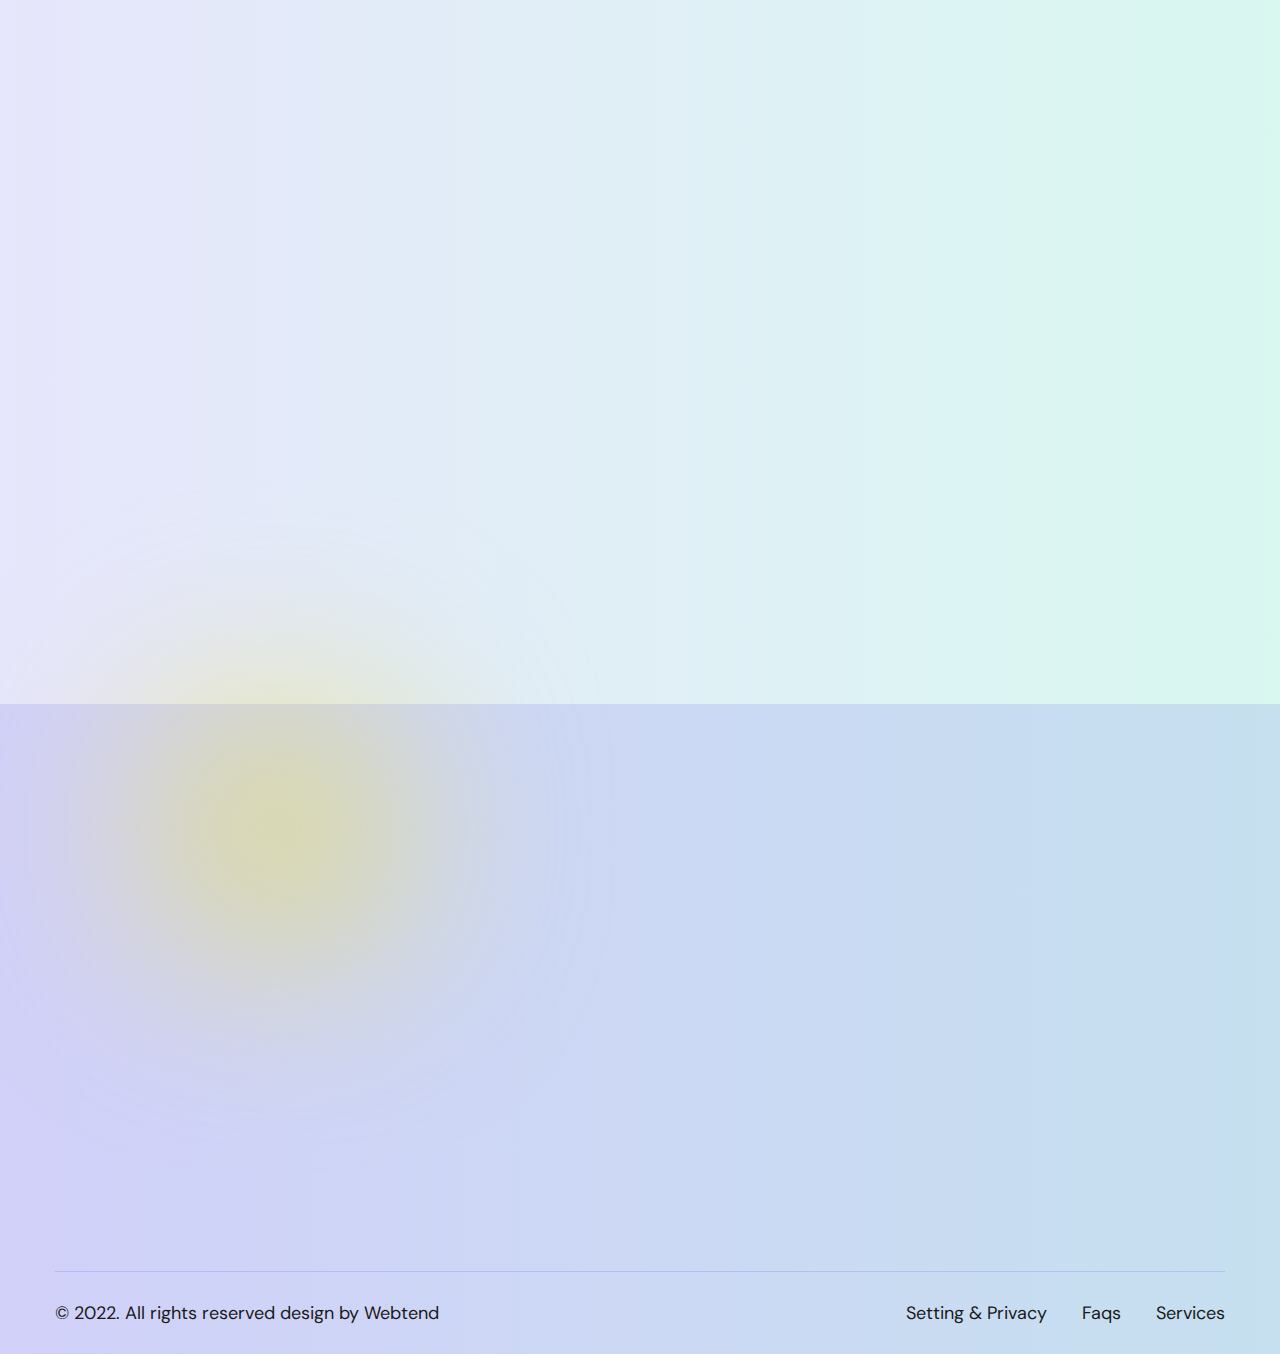
<file: onepage-index-2.html>
<!DOCTYPE html>
<html lang="en">
    
<!-- Mirrored from wpriverthemes.com/HTML/pixlab/onepage-index-2.html by HTTrack Website Copier/3.x [XR&CO'2014], Fri, 04 Apr 2025 15:25:24 GMT -->
<head>
        <!--====== Required meta tags ======-->
        <meta charset="utf-8">
        <meta http-equiv="x-ua-compatible" content="ie=edge">
        <meta name="description" content="">
        <meta name="viewport" content="width=device-width, initial-scale=1, shrink-to-fit=no">
        <!--====== Title ======-->
        <title>Pixlab - Creative Agency HTML Template</title>
        <!--====== Favicon Icon ======-->
        <link rel="shortcut icon" href="assets/images/favicon.ico" type="image/png">
        <!--====== Default css ======-->
        <link rel="stylesheet" href="assets/css/default.css">
        <!--====== Style css ======-->
        <link rel="stylesheet" href="assets/css/style.css">
        <!--====== Responsive css ======-->
        <link rel="stylesheet" href="assets/css/responsive.css">
    </head>
    <body data-spy="scroll" data-target=".main-menu">
        <div class="gradient-body">
            <!--====== Start Preloader ======-->
            <div class="preloader">
                <div class="loader">
                    <div class="pre-shadow"></div>
                    <div class="pre-box"></div>
                </div>
            </div>
            <!--====== End Preloader ======-->
            <!--====== offcanvas-panel ======-->
            <div class="offcanvas-panel">
                <div class="panel-overlay"></div>
                <div class="offcanvas-panel-inner">
                    <div class="panel-logo">
                        <a href="index-2.html"><img src="assets/images/logo/logo-1.png" alt="Logo"></a>
                    </div>
                    <div class="about-us">
                        <h5 class="panel-widget-title">About Us</h5>
                        <p>
                            Lorem, ipsum dolor sit amet consectetur adipisicing elit. Tempore ipsam alias quae cupiditate quas, neque eum magni impedit asperiores.
                        </p>
                    </div>
                    <div class="contact-us">
                        <h5 class="panel-widget-title">Contact Us</h5>
                        <ul>
                            <li>
                                <i class="fal fa-map-marker-alt"></i>
                                121 King St, Melbourne VIC 3000, Australia.
                            </li>
                            <li>
                                <i class="fal fa-envelope-open"></i>
                                <a href="mailto:hello@barky.com"> hello@barky.com</a>
                                <a href="mailto:info@barky.com">info@barky.com</a>
                            </li>
                            <li>
                                <i class="fal fa-phone"></i>
                                <a href="tel:(312)-895-9800">(312) 895-9800</a>
                                <a href="tel:(312)-895-9888">(312) 895-9888</a>
                            </li>
                        </ul>
                    </div>
                    <a href="#" class="panel-close"><i class="fal fa-times"></i></a>
                </div>
            </div><!--====== offcanvas-panel ======-->
            <!--====== Start Header Section ======-->
            <header class="theme-header transparent-header">
                <!-- header Navigation -->
                <div class="header-navigation navigation-style-v2">
                    <div class="nav-overlay"></div>
                    <div class="container-fluid">
                        <div class="primary-menu">
                            <div class="site-branding">
                                <a href="index-2.html" class="brand-logo"><img src="assets/images/logo/logo-1.png" alt="Site Logo"></a>
                            </div>
                            <div class="nav-menu nav-ml-auto">
                                <!-- Navbar Close -->
                                <div class="navbar-close"><i class="far fa-times"></i></div>
                                <!-- Nav Search -->
                                <div class="nav-search">
                                    <form>
                                        <div class="form_group">
                                            <input type="email" class="form_control" placeholder="Search Here" name="email" required>
                                            <button class="search-btn"><i class="fas fa-search"></i></button>
                                        </div>
                                    </form>
                                </div>
                                <!-- Main Menu -->
                                <nav class="main-menu">
                                    <ul>
                                        <li class="menu-item"><a href="#home" class="page-scroll active nav-link">Home</a></li>
                                        <li class="menu-item"><a href="#services" class="page-scroll nav-link">Services</a></li>
                                        <li class="menu-item"><a href="#about" class="page-scroll nav-link">About</a></li>
                                        <li class="menu-item"><a href="#portfolio" class="page-scroll nav-link">Portfolio</a></li>
                                        <li class="menu-item"><a href="#testimonial" class="page-scroll nav-link">Testimonial</a></li>
                                        <li class="menu-item"><a href="#pricing" class="page-scroll nav-link">pricing</a></li>
                                        <li class="menu-item"><a href="#blog" class="page-scroll nav-link">Blog</a></li>
                                        <li class="menu-item"><a href="#contact" class="page-scroll nav-link">Contact</a></li>
                                    </ul>
                                </nav>
                            </div>
                            <div class="header-right-nav">
                                <ul>
                                    <li class="cart-item"><a href="#"><span class="number">0</span><i class="far fa-shopping-cart"></i></a></li>
                                    <li class="bar-item"><a href="#"><img src="assets/images/dot.png" alt="dot"></a></li>
                                    <li class="navbar-toggle-btn">
                                        <div class="navbar-toggler">
                                            <span></span>
                                            <span></span>
                                            <span></span>
                                        </div>
                                    </li>
                                </ul>
                            </div>
                        </div>
                    </div>
                </div>
            </header><!--====== End Header Section ======-->
            <!--====== Start Banner Section ======-->
            <section class="hero-banner-v2 position-relative z-1" id="home">
                <div class="shape shape-one"><span><img src="assets/images/hero/hero-two-shape-1.png" alt=""></span></div>
                <div class="shape shape-two"><span><img src="assets/images/hero/hero-two-shape-2.png" alt=""></span></div>
                <div class="shape shape-three"><span><img src="assets/images/hero/hero-two-shape-3.png" alt=""></span></div>
                <div class="shape shape-four"><span><img src="assets/images/hero/dot-pattern.png" alt=""></span></div>
                <div class="container">
                    <div class="row align-items-center">
                        <div class="col-lg-6">
                            <div class="hero-content">
                                <span class="sub-title wow fadeInUp"><i class="fas fa-arrow-right"></i>Welcome to Pixlab</span>
                                <h1 class="wow fadeInUp" data-wow-delay=".5s">Brand,Design 
                                    & Development
                                    Agency</h1>
                                <p class="wow fadeInDown" data-wow-delay="1s">Sit amet consectetur adipiscing elit sed do eiusmod tem
                                    porincididunt ut labore dolore magna aliqua.</p>
                                <a href="about.html" class="main-btn arrow-btn wow fadeInUp" data-wow-delay=".7s">Discover More</a>
                            </div>
                        </div>
                        <div class="col-lg-6">
                            <div class="hero-img wow fadeInRight" data-wow-delay=".9s">
                                <img src="assets/images/hero/hero-three-img-1-1.png" alt="">
                                <div class="hero-shape hero-shape-one animate-float-x"><span><img src="assets/images/hero/shape-1.png" alt=""></span></div>
                                <div class="hero-shape hero-shape-two animate-float-y"><span><img src="assets/images/hero/shape-2.png" alt=""></span></div>
                            </div>
                        </div>
                    </div>
                </div>
            </section><!--====== End Banner Section ======-->
            <!--====== Start Service Section ======-->
            <section class="service-area service-area-v1" id="services">
                <div class="container-1350">
                    <div class="service-wrapper pt-75 pb-40">
                        <div class="row justify-content-center">
                            <div class="col-lg-8">
                                <div class="section-title text-center mb-55 wow fadeInUp">
                                    <h2>Creative Design Solutions</h2>
                                    <p>Professional Design Agency to provide solutions</p>
                                </div>
                            </div>
                        </div>
                        <div class="row justify-content-center">
                            <div class="col-lg-4 col-md-6 col-sm-12">
                                <div class="service-item service-style-two mb-40 wow fadeInUp" data-wow-delay=".15s">
                                    <div class="icon">
                                        <i class="flaticon-strategy"></i>
                                    </div>
                                    <div class="text">
                                        <h3 class="title"><a href="service-details.html">Strategy</a></h3>
                                        <ul class="list-style-two">
                                            <li>Product Management</li>
                                            <li>MVP Definition</li>
                                            <li>Product Strategy</li>
                                        </ul>
                                        <a href="service-details.html" class="btn-link">Read More</a>
                                    </div>
                                </div>
                            </div>
                            <div class="col-lg-4 col-md-6 col-sm-12">
                                <div class="service-item service-style-two mb-40 wow fadeInUp" data-wow-delay=".20s">
                                    <div class="icon">
                                        <i class="flaticon-design"></i>
                                    </div>
                                    <div class="text">
                                        <h3 class="title"><a href="service-details.html">Product Design</a></h3>
                                        <ul class="list-style-two">
                                            <li>Product Management</li>
                                            <li>MVP Definition</li>
                                            <li>Product Strategy</li>
                                        </ul>
                                        <a href="service-details.html" class="btn-link">Read More</a>
                                    </div>
                                </div>
                            </div>
                            <div class="col-lg-4 col-md-6 col-sm-12">
                                <div class="service-item service-style-two mb-40 wow fadeInUp" data-wow-delay=".25s">
                                    <div class="icon">
                                        <i class="flaticon-source-code"></i>
                                    </div>
                                    <div class="text">
                                        <h3 class="title"><a href="service-details.html">Development</a></h3>
                                        <ul class="list-style-two">
                                            <li>Product Management</li>
                                            <li>MVP Definition</li>
                                            <li>Product Strategy</li>
                                        </ul>
                                        <a href="service-details.html" class="btn-link">Read More</a>
                                    </div>
                                </div>
                            </div>
                        </div>
                    </div>
                </div>
            </section><!--====== End Service Section ======-->
            <!--====== Start About Section ======-->
            <section class="about-area about-area-v2 pt-130" id="about">
                <div class="container">
                    <div class="row">
                        <div class="col-lg-5">
                            <div class="img-holder mb-50 wow fadeInLeft">
                                <div class="shape shape-one animate-float-y"><span><img src="assets/images/shape/shape-5.png" alt=""></span></div>
                                <img src="assets/images/about/about-3.jpg" alt="">
                            </div>
                        </div>
                        <div class="col-lg-7">
                            <div class="text-wrapper mb-50 wow fadeInRight">
                                <div class="section-title mb-25">
                                    <h2>We’re Creative 
                                        Agency Since 1993</h2>
                                    <p class="blue-dark">Professional Design Agency provide solutions</p>
                                </div>
                                <p>On the other hand denounce with righteous indigna see
                                    tion and dislike men who are beguiled and demoralizedes
                                    by the charms of pleasure of the moment, so blinded
                                    desire that they cannot foresee.</p>
                                <ul class="list-style-one mb-40">
                                    <li>Digital Creative Agency</li>
                                    <li>Professional Problem Solutions</li>
                                    <li>Web Design & Development</li>
                                </ul>
                                <a href="about.html" class="main-btn bordered-btn btn-blue">Learn More Us</a>
                            </div>
                        </div>
                    </div>
                </div>
            </section><!--====== End About Section ======-->
            <!--====== Start Portfolio Section ======-->
            <section class="portfolio-area portfolio-area-v2 pt-75" id="portfolio">
                <div class="container">
                    <div class="row justify-content-center">
                        <div class="col-lg-8">
                            <div class="section-title text-center mb-45 wow fadeInUp">
                                <h2>Professional Experience</h2>
                                <p>Professional Design Agency to provide solutions</p>
                            </div>
                        </div>
                    </div>
                    <div class="row">
                        <div class="col-lg-12">
                            <div class="portfolio-filter-button text-center mb-30 wow fadeInDown">
                                <ul class="filter-btn mb-30">
                                    <li data-filter="*" class="active">Show All</li>
                                    <li data-filter=".cat-1">Design</li>
                                    <li data-filter=".cat-2">Branding</li>
                                    <li data-filter=".cat-3">Development</li>
                                    <li data-filter=".cat-4">SEO</li>
                                    <li data-filter=".cat-5">UX/UI Design</li>
                                </ul>
                            </div>
                        </div>
                    </div>
                    <div class="row portfolio-grid">
                        <div class="col-lg-4 col-md-6 col-sm-12 cat-1 portfolio-column cat-3">
                            <div class="portfolio-item portfolio-style-two mb-50 wow fadeInUp" data-wow-delay=".1s">
                                <div class="img-holder">
                                    <img src="assets/images/portfolio/img-10.jpg" alt="Img">
                                    <div class="portfolio-hover">
                                        <div class="hover-content">
                                            <a href="#" class="cat-btn">Design</a>
                                            <h4><a href="project-details.html">Creative Arts</a></h4>
                                        </div>
                                    </div>
                                </div>
                            </div>
                        </div>
                        <div class="col-lg-4 col-md-6 col-sm-12 portfolio-column cat-2 cat-4">
                            <div class="portfolio-item portfolio-style-two mb-50 wow fadeInUp" data-wow-delay=".2s">
                                <div class="img-holder">
                                    <img src="assets/images/portfolio/img-11.jpg" alt="Img">
                                    <div class="portfolio-hover">
                                        <div class="hover-content">
                                            <a href="#" class="cat-btn">Design</a>
                                            <h4><a href="project-details.html">Creative Arts</a></h4>
                                        </div>
                                    </div>
                                </div>
                            </div>
                        </div>
                        <div class="col-lg-4 col-md-6 col-sm-12 portfolio-column cat-3 cat-4">
                            <div class="portfolio-item portfolio-style-two mb-50 wow fadeInUp" data-wow-delay=".3s">
                                <div class="img-holder">
                                    <img src="assets/images/portfolio/img-12.jpg" alt="Img">
                                    <div class="portfolio-hover">
                                        <div class="hover-content">
                                            <a href="#" class="cat-btn">Design</a>
                                            <h4><a href="project-details.html">Creative Arts</a></h4>
                                        </div>
                                    </div>
                                </div>
                            </div>
                        </div>
                        <div class="col-lg-4 col-md-6 col-sm-12 portfolio-column cat-4 cat-3">
                            <div class="portfolio-item portfolio-style-two mb-50 wow fadeInUp" data-wow-delay=".4s">
                                <div class="img-holder">
                                    <img src="assets/images/portfolio/img-13.jpg" alt="Img">
                                    <div class="portfolio-hover">
                                        <div class="hover-content">
                                            <a href="#" class="cat-btn">Design</a>
                                            <h4><a href="project-details.html">Creative Arts</a></h4>
                                        </div>
                                    </div>
                                </div>
                            </div>
                        </div>
                        <div class="col-lg-4 col-md-6 col-sm-12 portfolio-column cat-5 cat-1">
                            <div class="portfolio-item portfolio-style-two mb-50 wow fadeInUp" data-wow-delay=".5s">
                                <div class="img-holder">
                                    <img src="assets/images/portfolio/img-14.jpg" alt="Img">
                                    <div class="portfolio-hover">
                                        <div class="hover-content">
                                            <a href="#" class="cat-btn">Design</a>
                                            <h4><a href="project-details.html">Creative Arts</a></h4>
                                        </div>
                                    </div>
                                </div>
                            </div>
                        </div>
                        <div class="col-lg-4 col-md-6 col-sm-12 portfolio-column cat-4 cat-2">
                            <div class="portfolio-item portfolio-style-two mb-50 wow fadeInUp" data-wow-delay=".6s">
                                <div class="img-holder">
                                    <img src="assets/images/portfolio/img-15.jpg" alt="Img">
                                    <div class="portfolio-hover">
                                        <div class="hover-content">
                                            <a href="#" class="cat-btn">Design</a>
                                            <h4><a href="project-details.html">Creative Arts</a></h4>
                                        </div>
                                    </div>
                                </div>
                            </div>
                        </div>
                    </div>
                </div>
            </section><!--====== End Portfolio Section ======-->
            <!--====== Start Contact Section ======-->
            <section class="contact-area contact-area-v2 pt-80 pb-125" id="contact">
                <div class="container-1350">
                    <div class="contact-wrapper pt-70 pb-40">
                        <div class="row">
                            <div class="col-lg-6">
                                <div class="text-wrapper mb-40 wow fadeInLeft">
                                    <h2>Have Any Project 
                                        On Minds!</h2>
                                    <p>On the other hand denounce righteous indigna
                                            tion and dislike men who are beguiled and demra
                                            charms of pleasure of the moment</p>
                                    <div class="information-style-two d-flex mb-20">
                                        <div class="icon">
                                            <i class="far fa-envelope-open"></i>
                                        </div>
                                        <div class="info">
                                            <h5 class="blue-dark">Email Us</h5>
                                            <h4><a href="mailto:support@gmail.com">support@gmail.com</a></h4>
                                        </div>
                                    </div>
                                    <div class="information-style-two d-flex mb-20">
                                        <div class="icon">
                                            <i class="far fa-phone"></i>
                                        </div>
                                        <div class="info">
                                            <h5 class="blue-dark">Phone Us</h5>
                                            <h4><a href="tel:+012(345)6789">+012 (345) 6789</a></h4>
                                        </div>
                                    </div>
                                </div>
                            </div>
                            <div class="col-lg-6">
                                <div class="contact-form mb-40 wow fadeInRight">
                                    <h2>Get Consultation
                                        Say Hello!</h2>
                                    <form>
                                        <div class="row">
                                            <div class="col-lg-12">
                                                <div class="form_group">
                                                    <input type="text" class="form_control" placeholder="Full Name" name="name" required>
                                                </div>
                                            </div>
                                            <div class="col-lg-12">
                                                <div class="form_group">
                                                    <input type="email" class="form_control" placeholder="Email Address" name="email" required>
                                                </div>
                                            </div>
                                            <div class="col-lg-12">
                                                <div class="form_group">
                                                    <select class="wide">
                                                        <option data-display="Subject">Subject</option>
                                                        <option value="01">Customer Support</option>
                                                        <option value="02">Customer Support</option>
                                                    </select>
                                                </div>
                                            </div>
                                            <div class="col-lg-12">
                                                <div class="form_group">
                                                    <input type="text" class="form_control" placeholder="Phone Number" name="phone" required>
                                                </div>
                                            </div>
                                            <div class="col-lg-12">
                                                <div class="form_group">
                                                    <button class="main-btn arrow-btn">Send Message</button>
                                                </div>
                                            </div>
                                        </div>
                                    </form>
                                </div>
                            </div>
                        </div>
                    </div>
                </div>
            </section><!--====== End Contact Section ======-->
            <!--====== Start Counter Section ======-->
            <section class="counter-area counter-area-v2 pb-90">
                <div class="container">
                    <div class="row justify-content-center">
                        <div class="col-lg-7">
                            <div class="section-title text-center mb-55 wow fadeInUp">
                                <h2>Why People’s Like Us</h2>
                                <p>Professional Design Agency to provide solutions</p>
                            </div>
                        </div>
                    </div>
                    <div class="row">
                        <div class="col-lg-3 col-md-6 col-sm-12">
                            <div class="counter-item mb-40 wow fadeInUp" data-wow-delay=".2s">
                                <div class="icon">
                                    <i class="flaticon-start-up"></i>
                                </div>
                                <div class="text">
                                    <h2 class="number"><span>256</span>+</h2>
                                    <p>Project Complate</p>
                                </div>
                            </div>
                        </div>
                        <div class="col-lg-3 col-md-6 col-sm-12">
                            <div class="counter-item mb-40 item-active wow fadeInUp" data-wow-delay=".3s">
                                <div class="icon">
                                    <i class="flaticon-creativity"></i>
                                </div>
                                <div class="text">
                                    <h2 class="number"><span>783</span>+</h2>
                                    <p>Project Complate</p>
                                </div>
                            </div>
                        </div>
                        <div class="col-lg-3 col-md-6 col-sm-12">
                            <div class="counter-item mb-40 wow fadeInUp" data-wow-delay=".4s">
                                <div class="icon">
                                    <i class="flaticon-medal"></i>
                                </div>
                                <div class="text">
                                    <h2 class="number"><span>97</span>+</h2>
                                    <p>Awards Winning</p>
                                </div>
                            </div>
                        </div>
                        <div class="col-lg-3 col-md-6 col-sm-12">
                            <div class="counter-item mb-40 wow fadeInUp" data-wow-delay=".5s">
                                <div class="icon">
                                    <i class="flaticon-technical-support"></i>
                                </div>
                                <div class="text">
                                    <h2 class="number"><span>35</span>+</h2>
                                    <p>Years Of Experience</p>
                                </div>
                            </div>
                        </div>
                    </div>
                </div>
            </section><!--====== End Counter Section ======-->
            <!--====== Start Video Section ======-->
            <section class="intro-area intro-area-v1">
                <div class="container">
                    <div class="row">
                        <div class="col-lg-12">
                            <div class="play-content bg_cover text-center wow fadeInUp" style="background-image: url(assets/images/video/img-1.jpg);">
                                <a href="https://www.youtube.com/watch?v=AT6oSIDbGkw" class="video-popup"><i class="fas fa-play"></i></a>
                            </div>
                        </div>
                    </div>
                </div>
            </section><!--====== End Video Section ======-->
            <!--====== Start Partners Section ======-->
            <section class="partners-area pt-120">
                <div class="container">
                    <div class="row justify-content-center">
                        <div class="col-lg-8">
                            <div class="section-title text-center mb-55 fadeInDown">
                                <h2>We’ve 1534+ Global Partners</h2>
                                <p>Professional Design Agency to provide solutions</p>
                            </div>
                        </div>
                    </div>
                    <div class="partners-wrapper wow fadeInUp">
                        <div class="partner-item">
                            <div class="img-holder">
                                <a href="#"><img src="assets/images/partners/img-1.png" alt=""></a>
                            </div>
                        </div>
                        <div class="partner-item">
                            <div class="img-holder">
                                <a href="#"><img src="assets/images/partners/img-2.png" alt=""></a>
                            </div>
                        </div>
                        <div class="partner-item">
                            <div class="img-holder">
                                <a href="#"><img src="assets/images/partners/img-3.png" alt=""></a>
                            </div>
                        </div>
                        <div class="partner-item">
                            <div class="img-holder">
                                <a href="#"><img src="assets/images/partners/img-4.png" alt=""></a>
                            </div>
                        </div>
                        <div class="partner-item">
                            <div class="img-holder">
                                <a href="#"><img src="assets/images/partners/img-5.png" alt=""></a>
                            </div>
                        </div>
                        <div class="partner-item">
                            <div class="img-holder">
                                <a href="#"><img src="assets/images/partners/img-6.png" alt=""></a>
                            </div>
                        </div>
                        <div class="partner-item">
                            <div class="img-holder">
                                <a href="#"><img src="assets/images/partners/img-7.png" alt=""></a>
                            </div>
                        </div>
                        <div class="partner-item">
                            <div class="img-holder">
                                <a href="#"><img src="assets/images/partners/img-8.png" alt=""></a>
                            </div>
                        </div>
                        <div class="partner-item">
                            <div class="img-holder">
                                <a href="#"><img src="assets/images/partners/img-9.png" alt=""></a>
                            </div>
                        </div>
                        <div class="partner-item">
                            <div class="img-holder">
                                <a href="#"><img src="assets/images/partners/img-10.png" alt=""></a>
                            </div>
                        </div>
                    </div>
                </div>
            </section><!--====== End Partners Section ======-->
            <!--====== Start Testimonial Section ======-->
            <section class="testimonial-area testimonial-area-v2 pb-135 pt-130" id="testimonial">
                <div class="container">
                    <div class="row align-items-center">
                        <div class="col-lg-5">
                            <div class="img-holder mb-55 wow fadeInLeft">
                                <img src="assets/images/testimonial/img-2.jpg" alt="">
                            </div>
                        </div>
                        <div class="col-lg-7">
                            <div class="text-wrapper wow fadeInRight">
                                <div class="testimonial-slider-two mb-55">
                                    <div class="testimonial-item">
                                        <div class="testimonial-content">
                                            <div class="quote-rating d-flex justify-content-between align-items-center">
                                                <div class="quote">
                                                    <i class="flaticon-quotation"></i>
                                                </div>
                                                <ul class="ratings">
                                                    <li><span>Best Quality</span></li>
                                                    <li><i class="fas fa-star"></i></li>
                                                    <li><i class="fas fa-star"></i></li>
                                                    <li><i class="fas fa-star"></i></li>
                                                    <li><i class="fas fa-star"></i></li>
                                                    <li><i class="fas fa-star"></i></li>
                                                </ul>
                                            </div>
                                            <h3>Sit amet consecte adipiscing
                                                elit sed do eiusmod temporinc
                                                idunt labore et dolore magnas aliqua. Quis ipsum susendise 
                                                sltrices gravida. Risus commo
                                                verra maece lacusvel. </h3>
                                            <div class="author-title">
                                                <h4>Dustin A. McPherson</h4>
                                                <p class="position">Senior  Manager</p>
                                            </div>
                                        </div>
                                    </div>
                                    <div class="testimonial-item">
                                        <div class="testimonial-content">
                                            <div class="quote-rating d-flex justify-content-between align-items-center">
                                                <div class="quote">
                                                    <i class="flaticon-quotation"></i>
                                                </div>
                                                <ul class="ratings">
                                                    <li><span>Best Quality</span></li>
                                                    <li><i class="fas fa-star"></i></li>
                                                    <li><i class="fas fa-star"></i></li>
                                                    <li><i class="fas fa-star"></i></li>
                                                    <li><i class="fas fa-star"></i></li>
                                                    <li><i class="fas fa-star"></i></li>
                                                </ul>
                                            </div>
                                            <h3>Sit amet consecte adipiscing
                                                elit sed do eiusmod temporinc
                                                idunt labore et dolore magnas aliqua. Quis ipsum susendise 
                                                sltrices gravida. Risus commo
                                                verra maece lacusvel. </h3>
                                            <div class="author-title">
                                                <h4>Dustin A. McPherson</h4>
                                                <p class="position">Senior  Manager</p>
                                            </div>
                                        </div>
                                    </div>
                                    <div class="testimonial-item">
                                        <div class="testimonial-content">
                                            <div class="quote-rating d-flex justify-content-between align-items-center">
                                                <div class="quote">
                                                    <i class="flaticon-quotation"></i>
                                                </div>
                                                <ul class="ratings">
                                                    <li><span>Best Quality</span></li>
                                                    <li><i class="fas fa-star"></i></li>
                                                    <li><i class="fas fa-star"></i></li>
                                                    <li><i class="fas fa-star"></i></li>
                                                    <li><i class="fas fa-star"></i></li>
                                                    <li><i class="fas fa-star"></i></li>
                                                </ul>
                                            </div>
                                            <h3>Sit amet consecte adipiscing
                                                elit sed do eiusmod temporinc
                                                idunt labore et dolore magnas aliqua. Quis ipsum susendise 
                                                sltrices gravida. Risus commo
                                                verra maece lacusvel. </h3>
                                            <div class="author-title">
                                                <h4>Dustin A. McPherson</h4>
                                                <p class="position">Senior  Manager</p>
                                            </div>
                                        </div>
                                    </div>
                                    <div class="testimonial-item">
                                        <div class="testimonial-content">
                                            <div class="quote-rating d-flex justify-content-between align-items-center">
                                                <div class="quote">
                                                    <i class="flaticon-quotation"></i>
                                                </div>
                                                <ul class="ratings">
                                                    <li><span>Best Quality</span></li>
                                                    <li><i class="fas fa-star"></i></li>
                                                    <li><i class="fas fa-star"></i></li>
                                                    <li><i class="fas fa-star"></i></li>
                                                    <li><i class="fas fa-star"></i></li>
                                                    <li><i class="fas fa-star"></i></li>
                                                </ul>
                                            </div>
                                            <h3>Sit amet consecte adipiscing
                                                elit sed do eiusmod temporinc
                                                idunt labore et dolore magnas aliqua. Quis ipsum susendise 
                                                sltrices gravida. Risus commo
                                                verra maece lacusvel. </h3>
                                            <div class="author-title">
                                                <h4>Dustin A. McPherson</h4>
                                                <p class="position">Senior  Manager</p>
                                            </div>
                                        </div>
                                    </div>
                                </div>
                            </div>
                        </div>
                    </div>
                    <div class="row">
                        <div class="col-lg-12">
                            <div class="testimonial-two-dots text-center"></div>
                        </div>
                    </div>
                </div>
            </section><!--====== End Testimonial Section ======-->
            <!--====== Start Pricing Section ======-->
            <section class="pricing-area pricing-area-v1" id="pricing">
                <div class="container-1350">
                    <div class="pricing-wrapper pt-75 pb-70">
                        <div class="row justify-content-center">
                            <div class="col-lg-6">
                                <div class="section-title text-center mb-55">
                                    <h2>Pricing Package</h2>
                                    <p>Professional Design Agency to provide solutions</p>
                                </div>    
                            </div>
                        </div>
                        <div class="row justify-content-center">
                            <div class="col-lg-4 col-md-6 col-sm-12">
                                <div class="pricing-item pricing-item-one mb-40 wow fadeInUp">
                                    <div class="pricing-head text-center">
                                        <span class="plan">Basic Plan</span>
                                        <h2 class="price"><span class="currency">$</span>16.95</h2>
                                    </div>
                                    <div class="pricing-body">
                                        <p>Sit amet consectetur adiising seddo eiusmod teme</p>
                                        <ul class="pricing-list">
                                            <li class="check">Web Design</li>
                                            <li class="check">Web Development</li>
                                            <li class="check">SEO Optimizations</li>
                                            <li class="uncheck">Online Support</li>
                                            <li class="uncheck">Domain & Hosting</li>
                                        </ul>
                                        <a href="contact.html" class="main-btn arrow-btn">Choose Plan</a>
                                    </div>
                                </div>
                            </div>
                            <div class="col-lg-4 col-md-6 col-sm-12">
                                <div class="pricing-item pricing-item-one mb-40 wow fadeInUp">
                                    <div class="ribbon">Popular</div>
                                    <div class="pricing-head text-center">
                                        <span class="plan">Standard Plan</span>
                                        <h2 class="price"><span class="currency">$</span>46.95</h2>
                                    </div>
                                    <div class="pricing-body">
                                        <p>Sit amet consectetur adiising seddo eiusmod teme</p>
                                        <ul class="pricing-list">
                                            <li class="check">Web Design</li>
                                            <li class="check">Web Development</li>
                                            <li class="check">SEO Optimizations</li>
                                            <li class="check">Online Support</li>
                                            <li class="check">Domain & Hosting</li>
                                        </ul>
                                        <a href="contact.html" class="main-btn arrow-btn">Choose Plan</a>
                                    </div>
                                </div>
                            </div>
                            <div class="col-lg-4 col-md-6 col-sm-12">
                                <div class="pricing-item pricing-item-one mb-40 wow fadeInUp">
                                    <div class="pricing-head text-center">
                                        <span class="plan">Silver Plan</span>
                                        <h2 class="price"><span class="currency">$</span>96.95</h2>
                                    </div>
                                    <div class="pricing-body">
                                        <p>Sit amet consectetur adiising seddo eiusmod teme</p>
                                        <ul class="pricing-list">
                                            <li class="check">Web Design</li>
                                            <li class="check">Web Development</li>
                                            <li class="check">SEO Optimizations</li>
                                            <li class="check">Online Support</li>
                                            <li class="check">Domain & Hosting</li>
                                        </ul>
                                        <a href="contact.html" class="main-btn arrow-btn">Choose Plan</a>
                                    </div>
                                </div>
                            </div>
                        </div>
                    </div>
                </div>
            </section><!--====== End Pricing Section ======-->
            <!--====== Start Blog Section ======-->
            <section class="blog-area blog-area-v2 pt-130 pb-90" id="blog">
                <div class="container">
                    <div class="row">
                        <div class="col-lg-4">
                            <div class="text-wrapper mb-40 wow fadeInLeft">
                                <div class="section-title mb-35">
                                    <h2>Read Latest 
                                        News & Blogs</h2>
                                    <p>Professional Design Agency to 
                                            provide solutions</p>
                                </div>
                                <a href="blogs.html" class="main-btn bordered-btn btn-blue arrow-btn">View More News</a>
                            </div>
                        </div>
                        <div class="col-lg-8">
                            <div class="row">
                                <div class="col-lg-6">
                                    <div class="blog-post-item bg_cover mb-40 wow fadeInUp">
                                        <div class="entry-content">
                                            <a href="#" class="cat-btn">Branding</a>
                                            <h3 class="title"><a href="blog-details.html">Web Frame Worksen Solve Vanilla Alter</a></h3>
                                            <p>On the other hand, we denounce righteou indignation and dislik men who are so beguiled and demo</p>
                                            <a href="blog-details.html" class="btn-link">Read More</a>
                                        </div>
                                    </div>
                                </div>
                                <div class="col-lg-6">
                                    <div class="blog-post-item bg_cover mb-40 wow fadeInUp">
                                        <div class="entry-content">
                                            <a href="#" class="cat-btn">Branding</a>
                                            <h3 class="title"><a href="blog-details.html">Web Frame Worksen Solve Vanilla Alter</a></h3>
                                            <p>On the other hand, we denounce righteou indignation and dislik men who are so beguiled and demo</p>
                                            <a href="blog-details.html" class="btn-link">Read More</a>
                                        </div>
                                    </div>
                                </div>
                            </div>
                        </div>
                    </div>
                </div>
            </section><!--====== End Blog Section ======-->
            <!--====== Start CTA Section ======-->
            <section class="cta-area cta-area-v2 position-relative z-2 wow fadeInDown">
                <div class="container">
                    <div class="cta-wrapper">
                        <div class="row align-items-center">
                            <div class="col-lg-7">
                                <div class="text-wrapper">
                                    <div class="section-title section-title-white">
                                        <h2>Need Any Projects?</h2>
                                    <p>Professional Design Agency to provide solutions</p>
                                    </div>
                                </div>
                            </div>
                            <div class="col-lg-5">
                                <div class="button-box float-lg-right">
                                    <a href="contact.html" class="main-btn bordered-btn btn-white arrow-btn">Let’s Work Together</a>
                                </div>
                            </div>
                        </div>
                    </div>
                </div>
            </section><!--====== End CTA Section ======-->
            <!--====== Start Footer ======-->
            <footer class="footer-area footer-gradient-bg position-relative z-1 pt-185">
                <div class="shape"><span></span></div>
                <div class="container">
                    <div class="footer-widget pb-40">
                        <div class="row">
                            <div class="col-lg-3 col-md-6 col-sm-12">
                                <div class="widget footer-nav-widget mb-40 wow fadeInUp" data-wow-delay=".15s">
                                    <h4 class="widget-title">Services</h4>
                                    <ul class="widget-nav">
                                        <li><a href="services.html">UX/UI Design</a></li>
                                        <li><a href="services.html">Web Development</a></li>
                                        <li><a href="services.html">SEO Optimization</a></li>
                                        <li><a href="services.html">Product Design</a></li>
                                        <li><a href="services.html">Logo Design</a></li>
                                        <li><a href="services.html">Brand Design</a></li>
                                    </ul>
                                </div>
                            </div>
                            <div class="col-lg-3 col-md-6 col-sm-12">
                                <div class="widget footer-nav-widget mb-40 wow fadeInUp" data-wow-delay=".20s">
                                    <h4 class="widget-title">Links</h4>
                                    <ul class="widget-nav">
                                        <li><a href="services.html">About Agency</a></li>
                                        <li><a href="services.html">Latest News & Blog</a></li>
                                        <li><a href="services.html">Meet The Team</a></li>
                                        <li><a href="services.html">Popular Services</a></li>
                                        <li><a href="services.html">Testimonials</a></li>
                                        <li><a href="services.html">Need a Career?</a></li>
                                    </ul>
                                </div>
                            </div>
                            <div class="col-lg-2 col-md-6 col-sm-12">
                                <div class="widget social-widget mb-40 wow fadeInUp" data-wow-delay=".25s">
                                    <h4 class="widget-title">Follow</h4>
                                    <ul class="social-nav">
                                        <li><a href="#"><i class="fab fa-dribbble"></i>Dribbble</a></li>
                                        <li><a href="#"><i class="fab fa-instagram"></i>Instagram</a></li>
                                        <li><a href="#"><i class="fab fa-twitter"></i>Twitter</a></li>
                                        <li><a href="#"><i class="fab fa-behance"></i>Behance</a></li>
                                        <li><a href="#"><i class="fab fa-facebook-f"></i>Facebook</a></li>
                                        <li><a href="#"><i class="fab fa-medium-m"></i>Medium</a></li>
                                    </ul>
                                </div>
                            </div>
                            <div class="col-lg-4 col-md-6 col-sm-12">
                                <div class="widget newsletter-widget mb-40 wow fadeInUp" data-wow-delay=".30s">
                                    <div class="newsletter-content">
                                        <h3>Subscribe Our 
                                            Newsletter</h3>
                                        <p>Natus errorsit voluptatem accusa dolore
                                            mque quae <a href="#">abillo inventore verita</a> achitec 
                                            beatae vitae dicta sunt explicabo.</p>
                                        <form>
                                            <div class="form_group">
                                                <input type="email" class="form_control" placeholder="Email Address" name="email" required>
                                                <button class="main-btn">Sign Up</button>
                                            </div>
                                        </form>
                                    </div>
                                </div>
                            </div>
                        </div>
                    </div>
                    <div class="footer-copyright">
                        <div class="row">
                            <div class="col-lg-6">
                                <div class="copyright-text">
                                    <p>&copy; 2022. All rights reserved design by Webtend</p>
                                </div>
                            </div>
                            <div class="col-lg-6">
                                <div class="footer-nav float-lg-right">
                                    <ul>
                                        <li><a href="services.html">Setting & Privacy </a></li>
                                        <li><a href="services.html">Faqs</a></li>
                                        <li><a href="services.html">Services</a></li>
                                    </ul>
                                </div>
                            </div>
                        </div>
                    </div>
                </div>
            </footer><!--====== End Footer ======-->
        </div>
        <!--====== back-to-top ======-->
        <a href="#" class="back-to-top" ><i class="far fa-angle-up"></i></a>
        <!--====== Jquery js ======-->
        <script src="assets/vendor/jquery-3.6.0.min.js"></script>
        <!--====== Bootstrap js ======-->
        <script src="assets/vendor/popper/popper.min.js"></script>
        <!--====== Bootstrap js ======-->
        <script src="assets/vendor/bootstrap/js/bootstrap.min.js"></script>
        <!--====== Slick js ======-->
        <script src="assets/vendor/slick/slick.min.js"></script>
        <!--====== Magnific js ======-->
        <script src="assets/vendor/magnific-popup/dist/jquery.magnific-popup.min.js"></script>
        <!--====== Isotope js ======-->
        <script src="assets/vendor/isotope.min.js"></script>
        <!--====== Imagesloaded js ======-->
        <script src="assets/vendor/imagesloaded.min.js"></script>
        <!--====== Counterup js ======-->
        <script src="assets/vendor/jquery.counterup.min.js"></script>
        <!--====== Waypoints js ======-->
        <script src="assets/vendor/jquery.waypoints.js"></script>
        <!--====== Nice-select js ======-->
        <script src="assets/vendor/nice-select/js/jquery.nice-select.min.js"></script>
        <!--====== WOW js ======-->
        <script src="assets/vendor/wow.min.js"></script>
        <!--====== Parallax js ======-->
        <script src="assets/vendor/parallax.min.js"></script>
        <!--====== Main js ======-->
        <script src="assets/js/theme.js"></script>
    </body>

<!-- Mirrored from wpriverthemes.com/HTML/pixlab/onepage-index-2.html by HTTrack Website Copier/3.x [XR&CO'2014], Fri, 04 Apr 2025 15:25:24 GMT -->
</html>
</file>
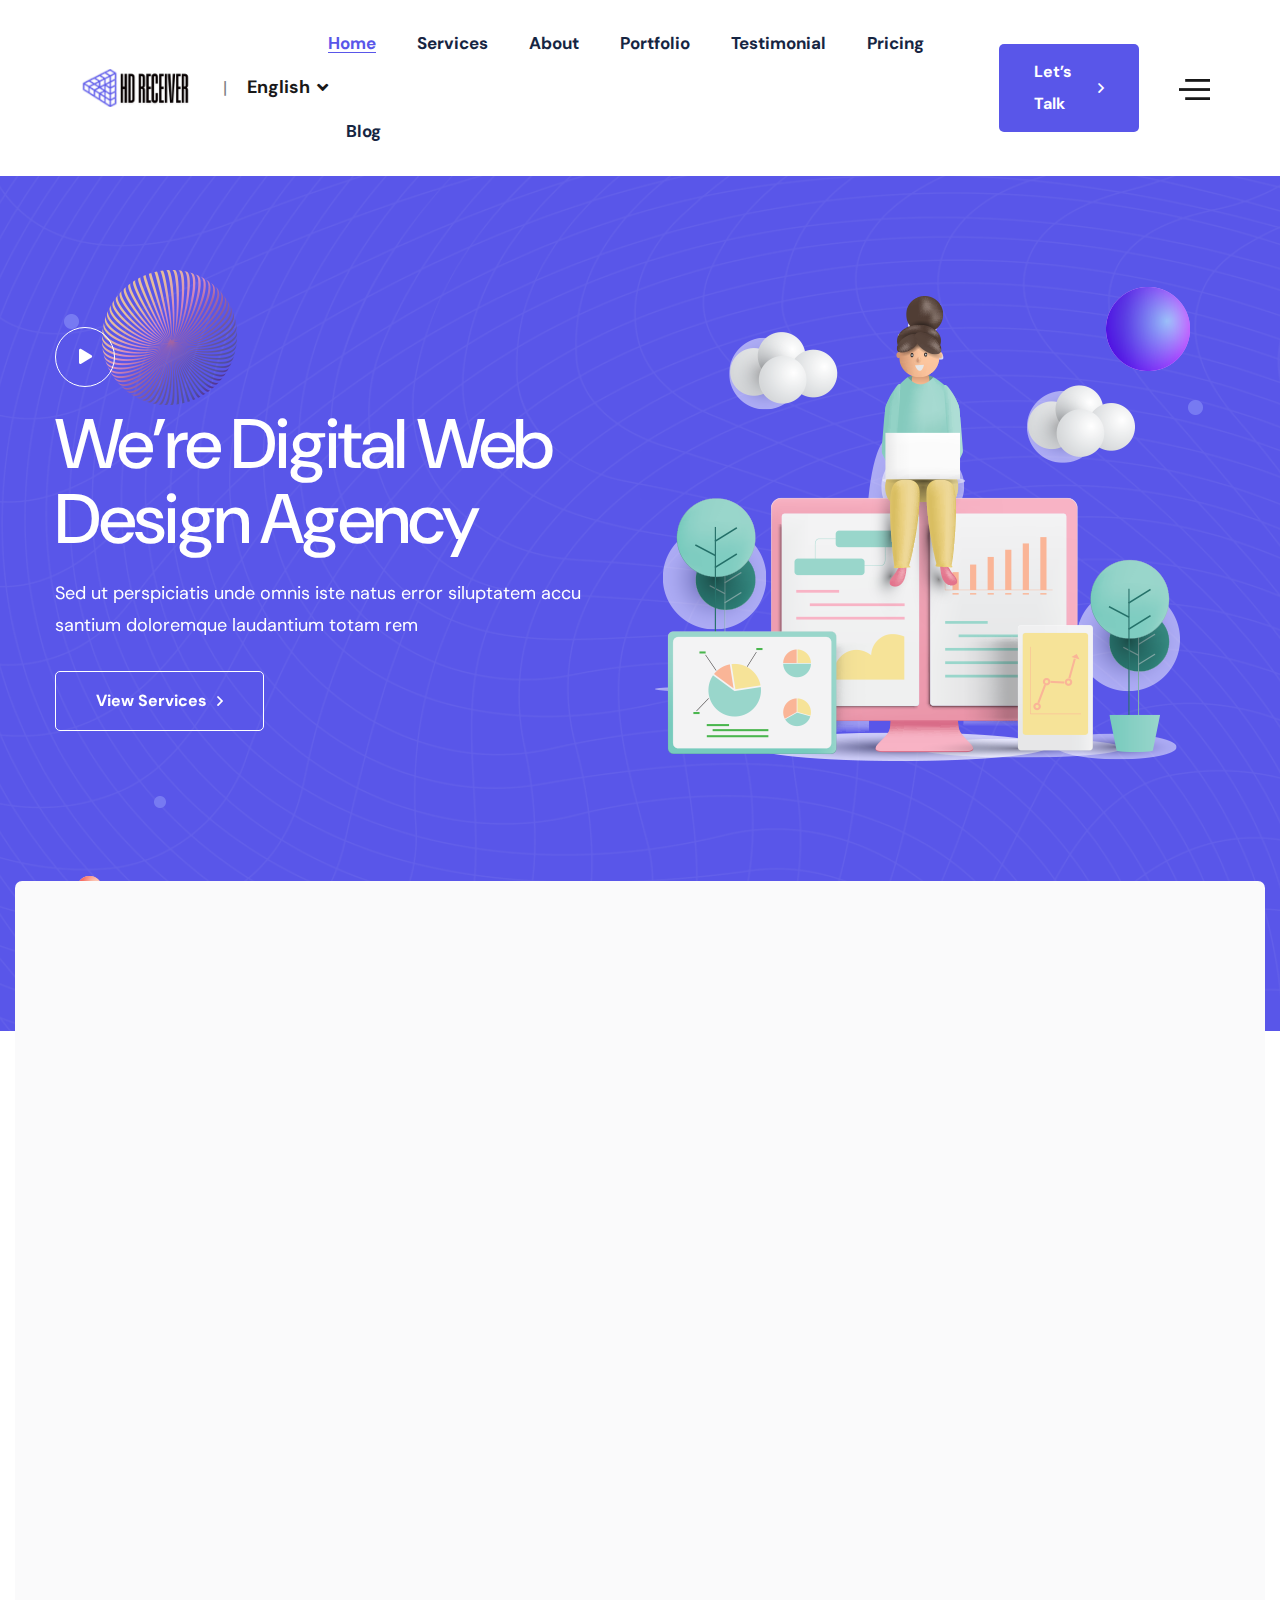
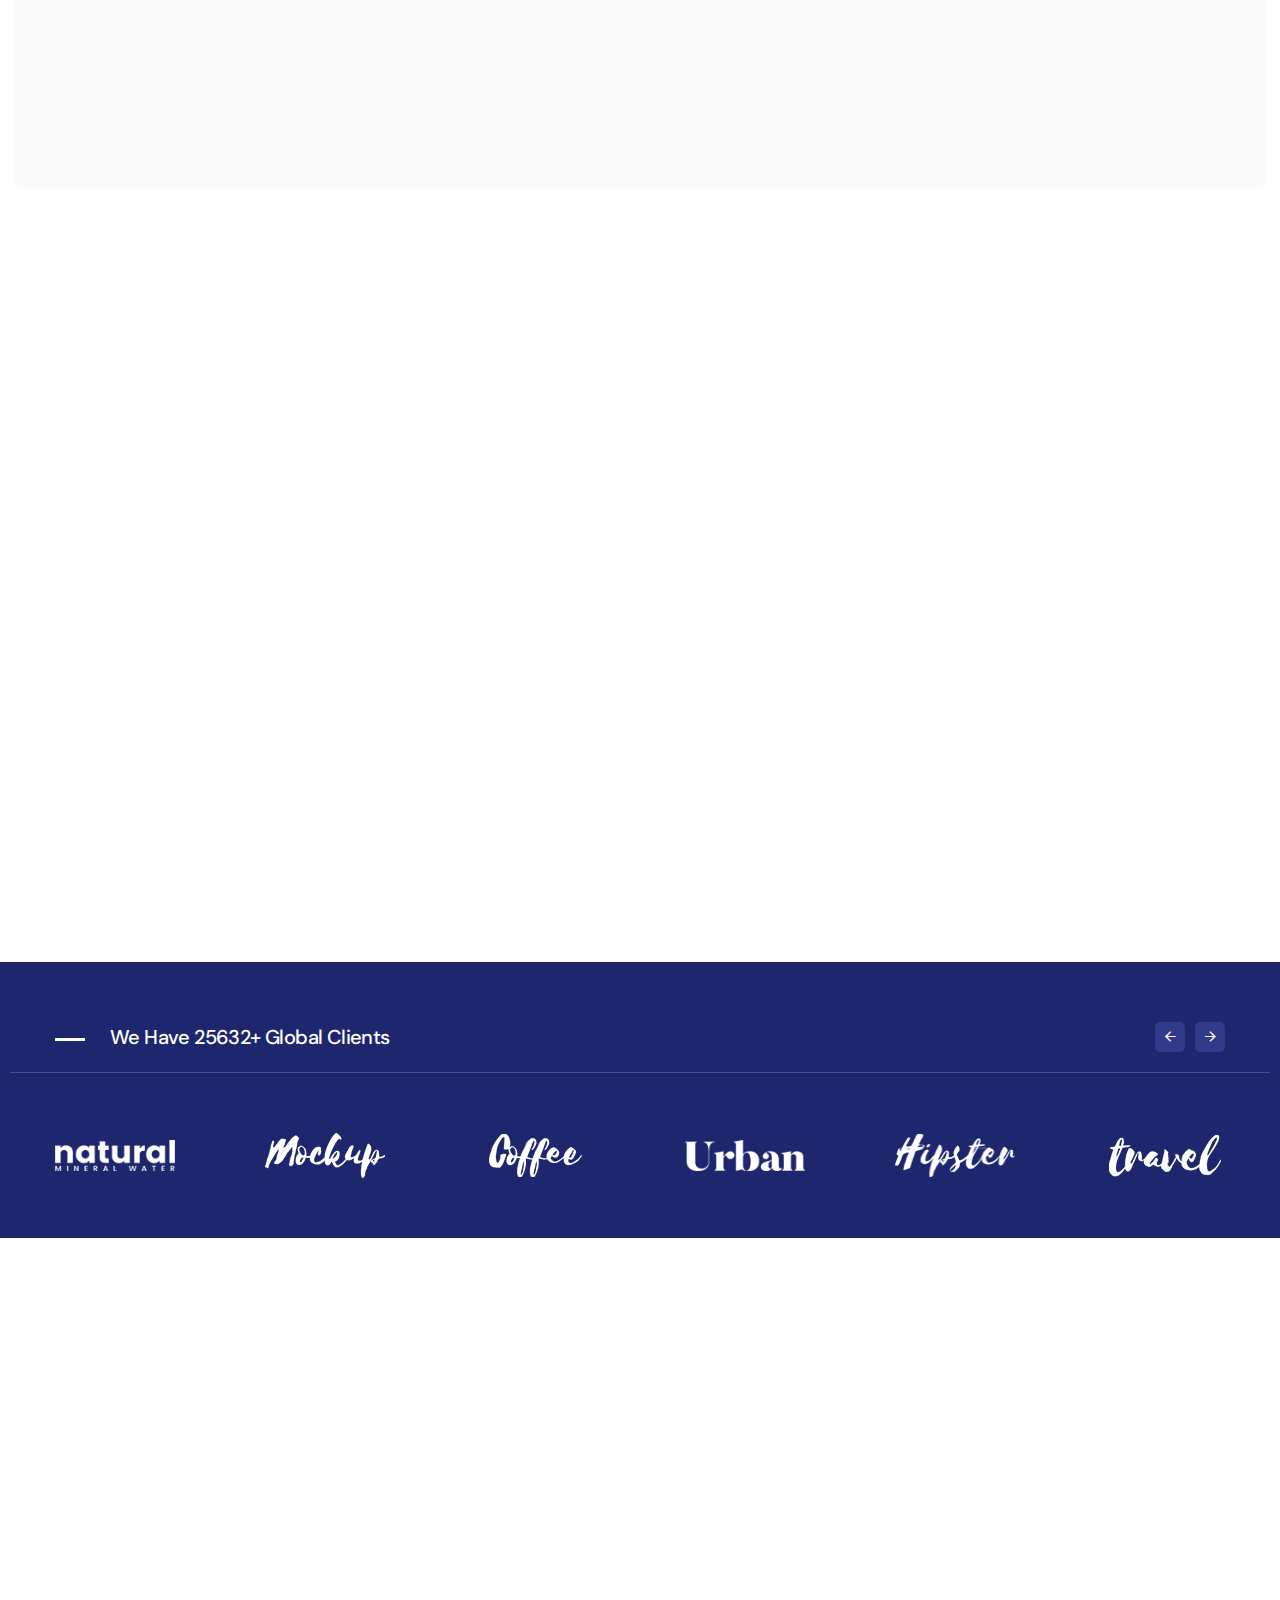
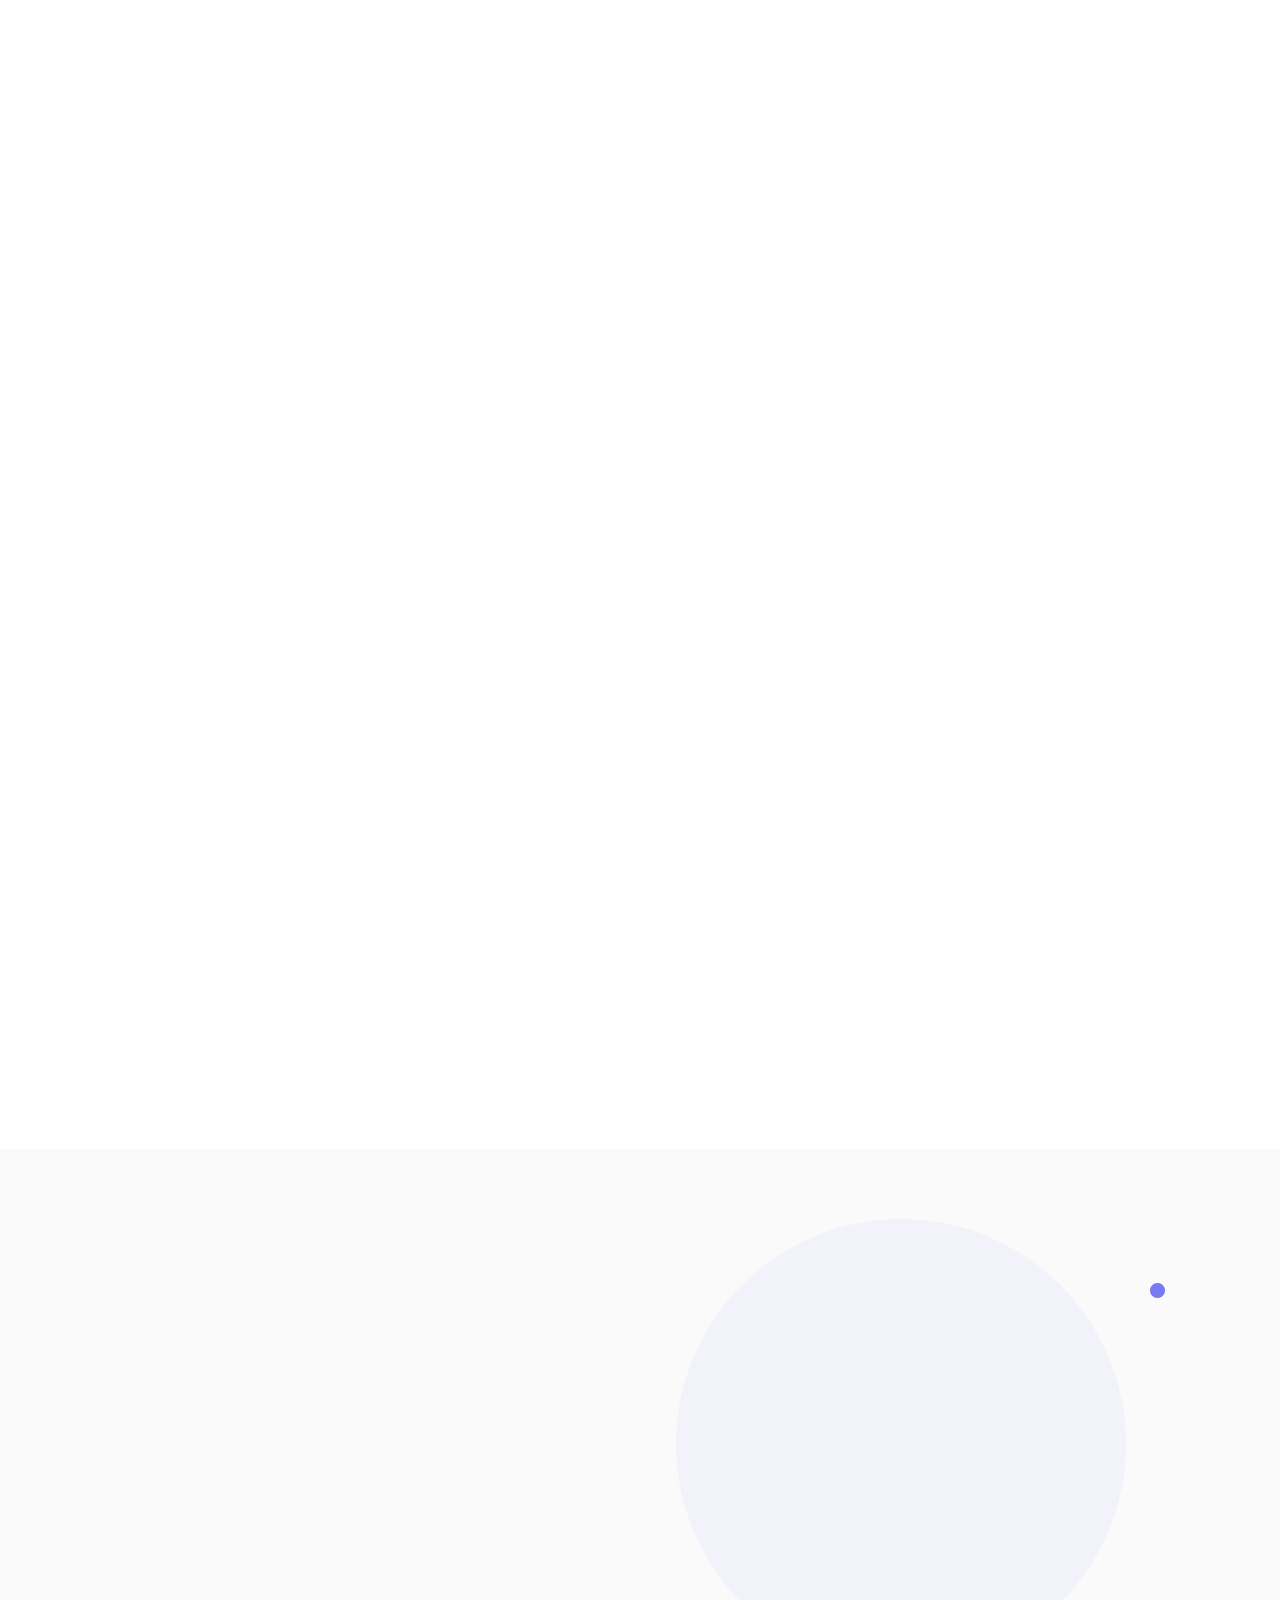
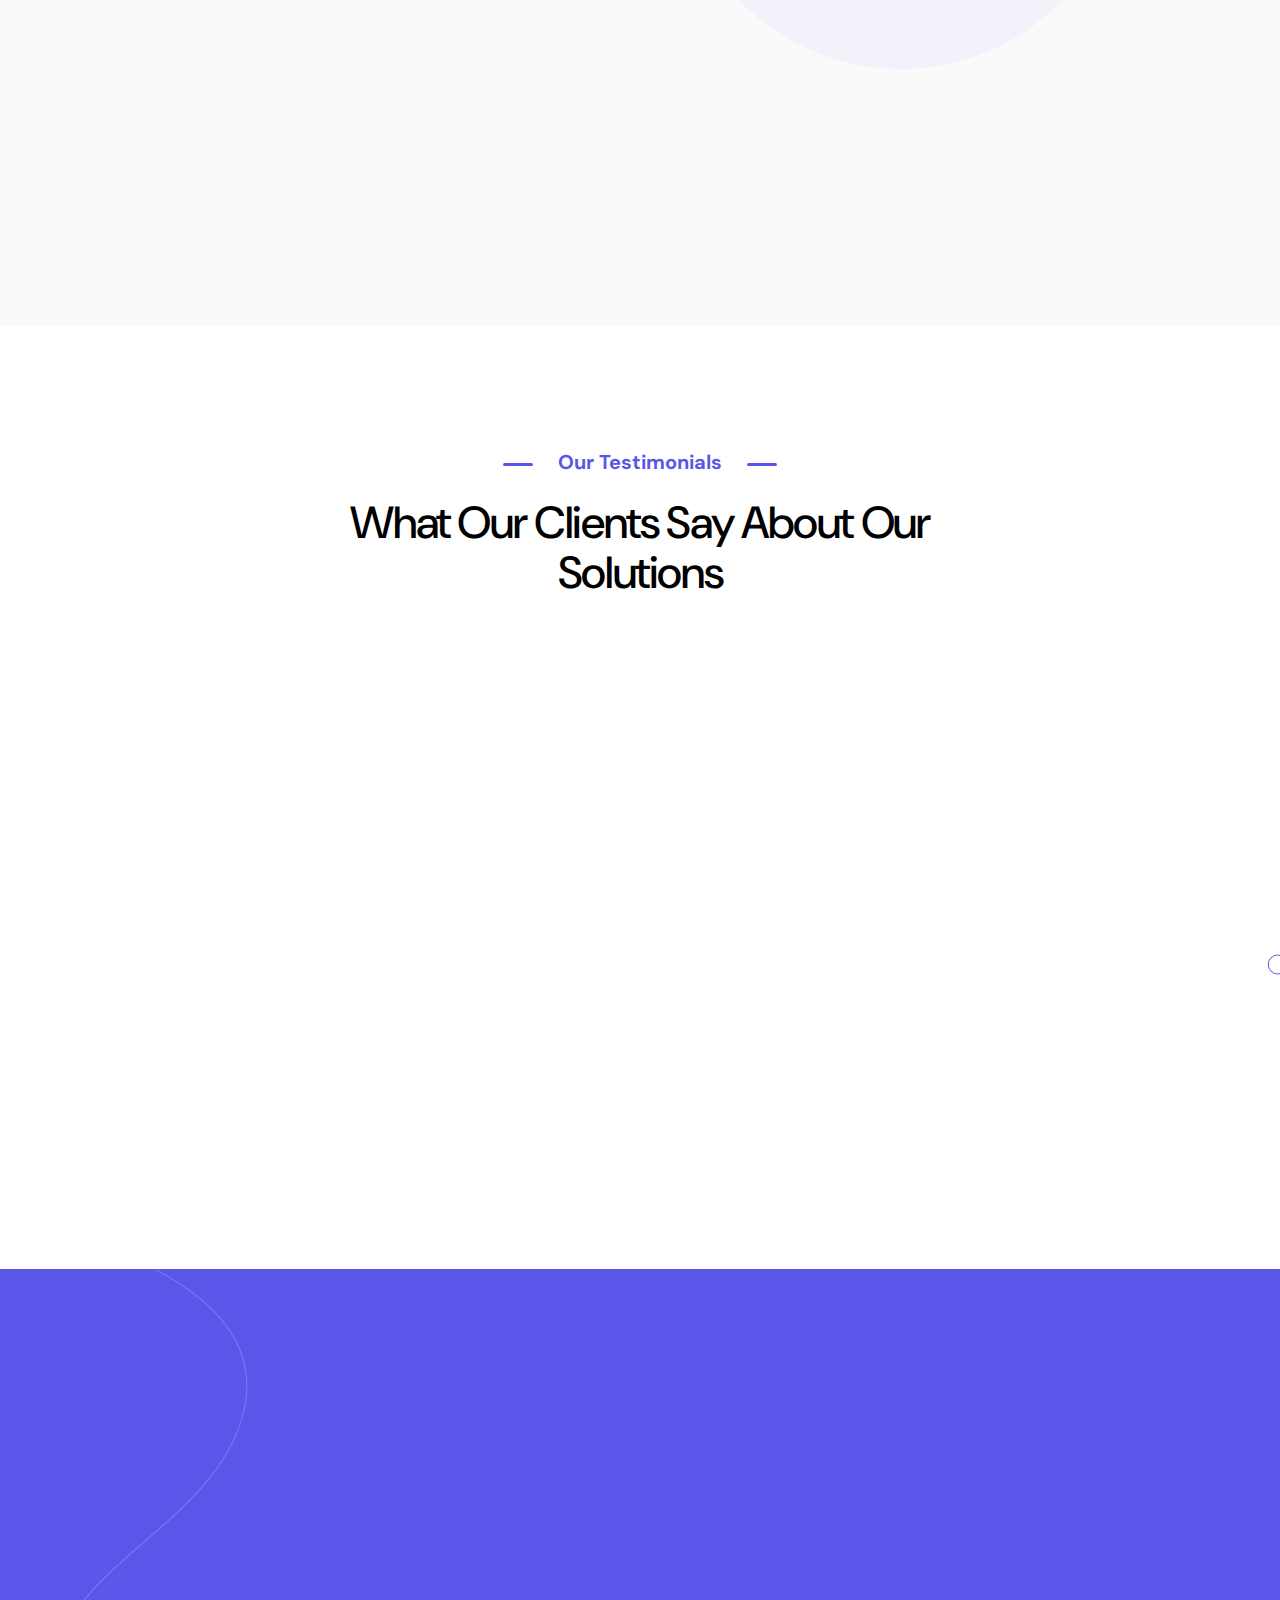
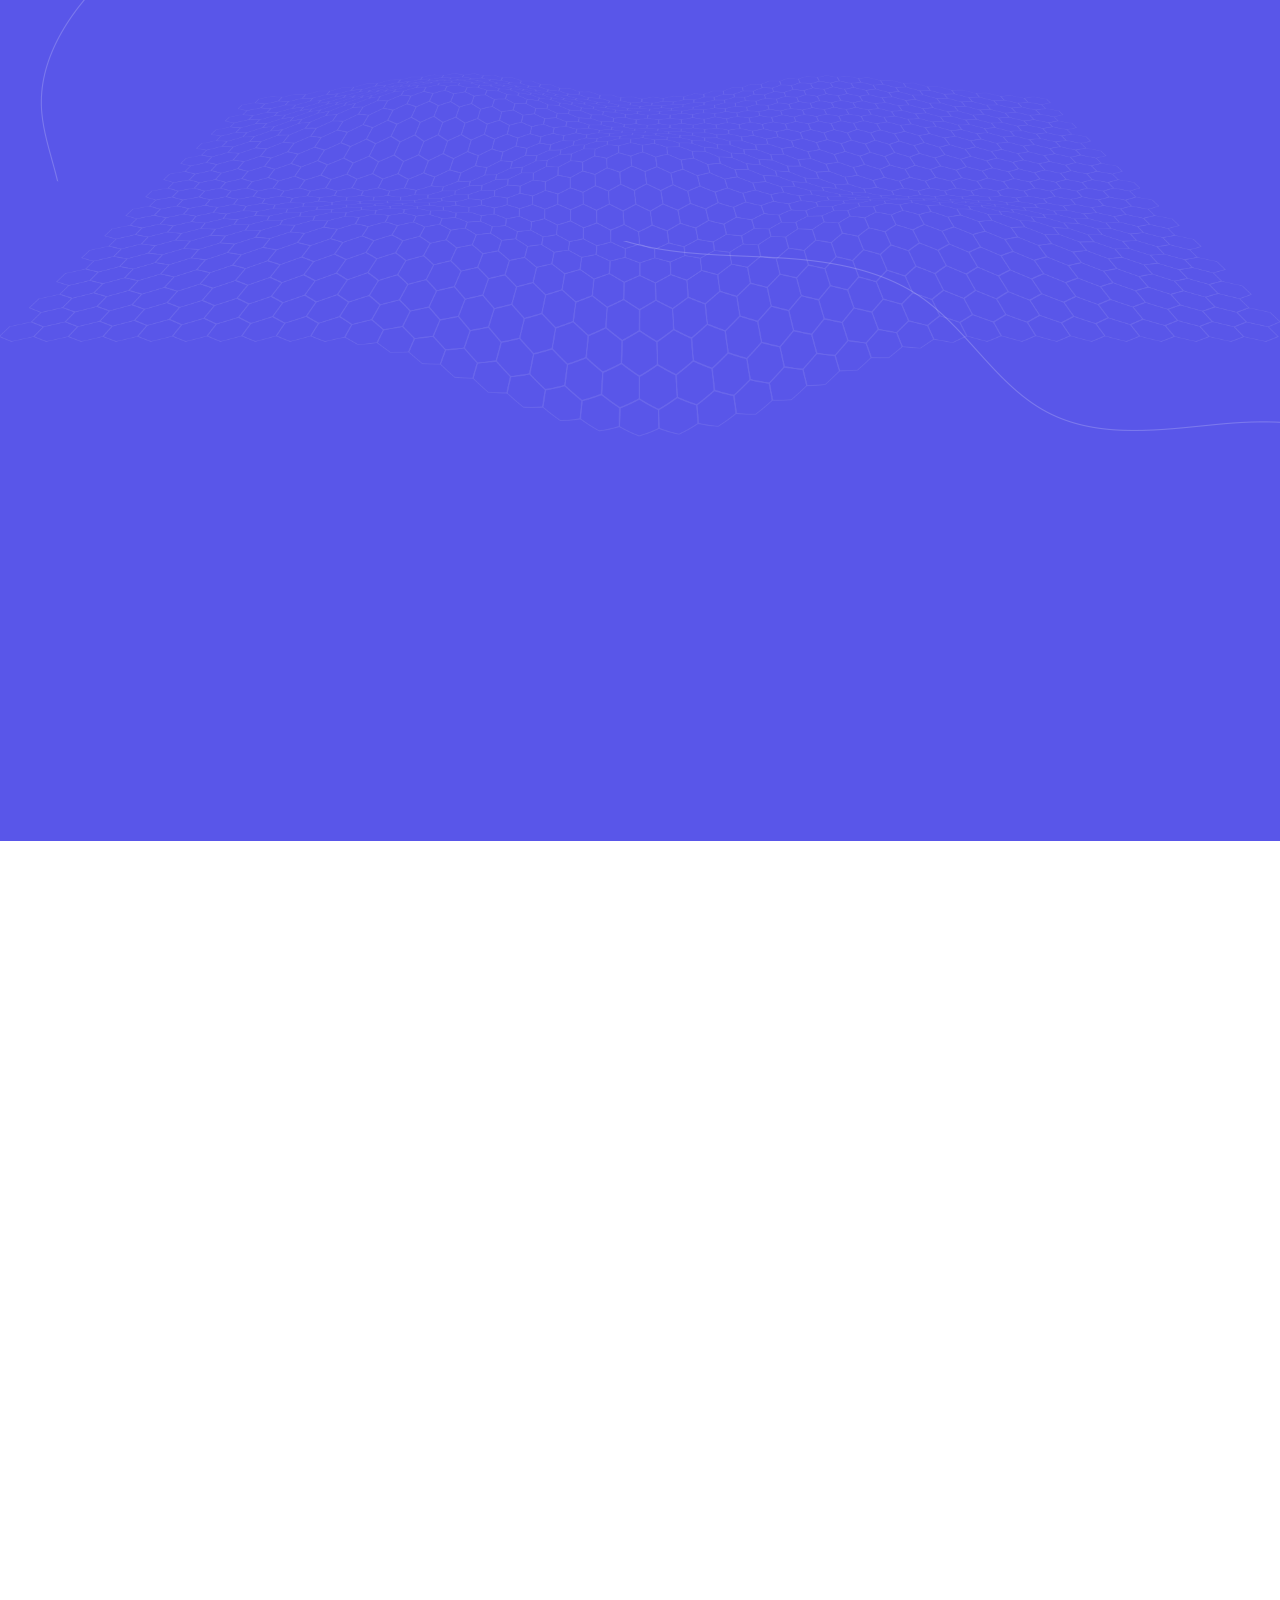
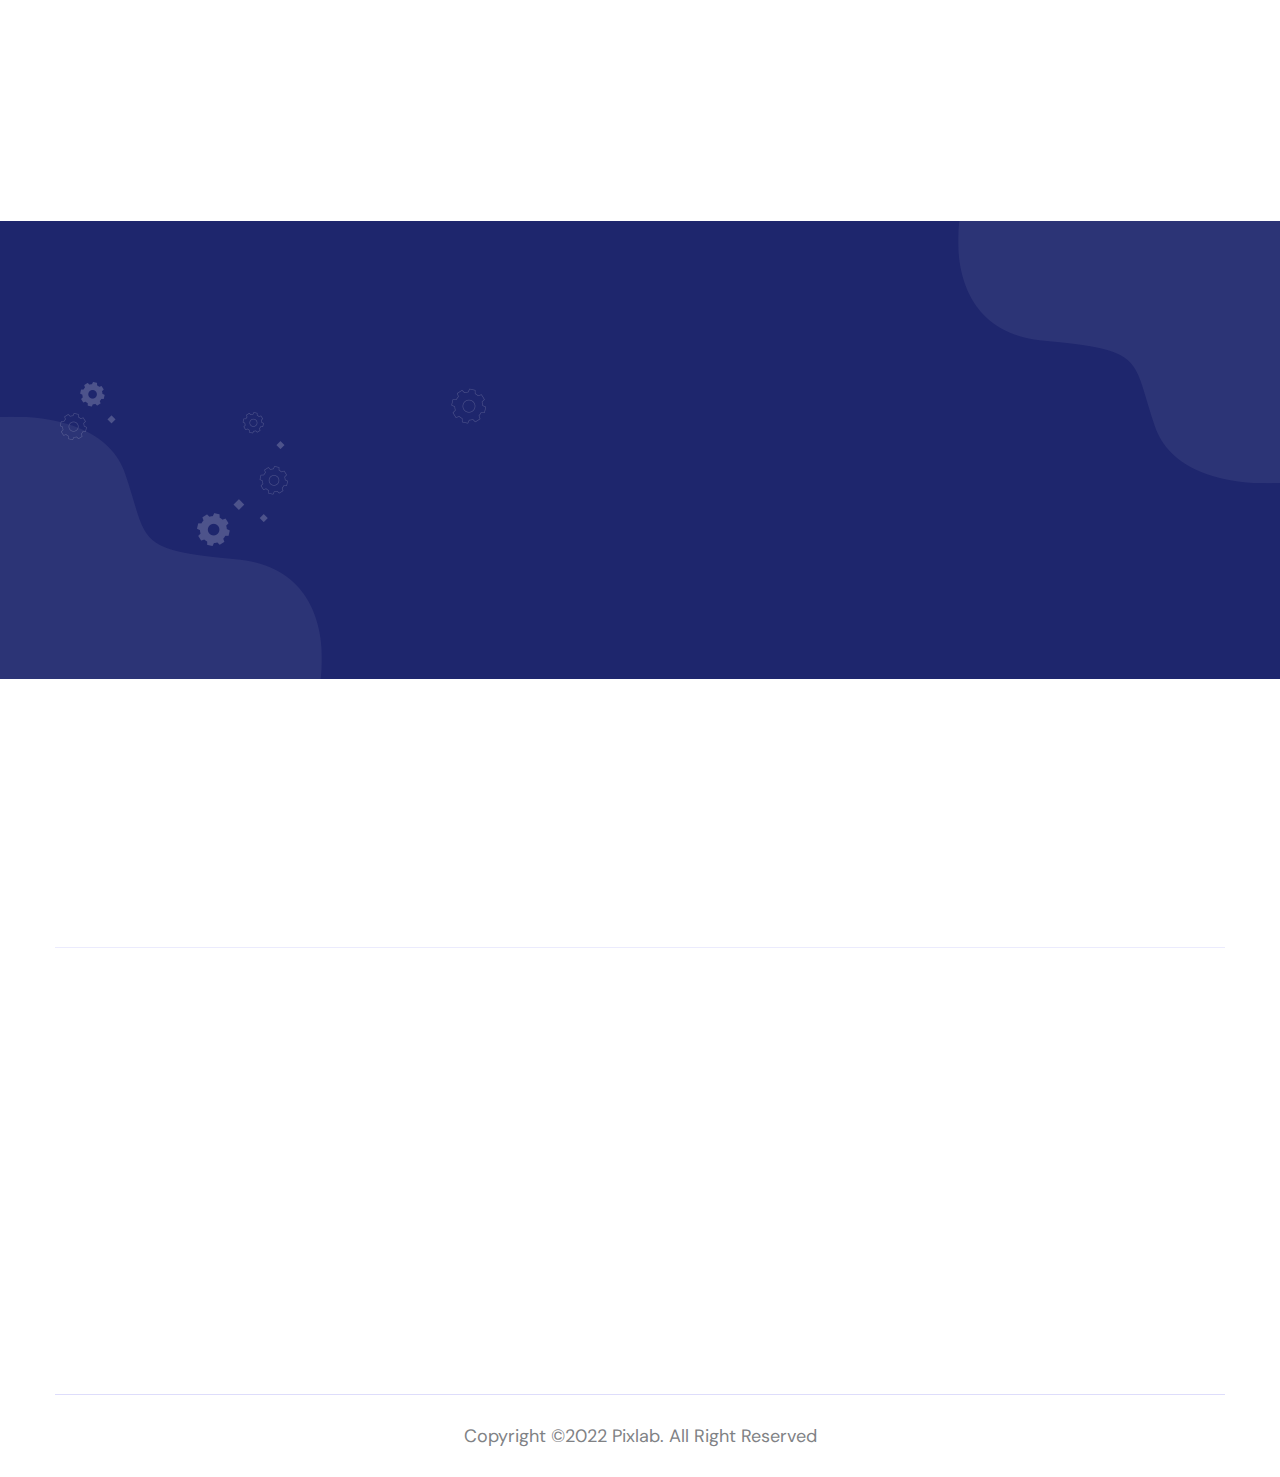
<file: onepage-index-3.html>
<!DOCTYPE html>
<html lang="en">
    
<!-- Mirrored from wpriverthemes.com/HTML/pixlab/onepage-index-3.html by HTTrack Website Copier/3.x [XR&CO'2014], Fri, 04 Apr 2025 15:25:24 GMT -->
<head>
        <!--====== Required meta tags ======-->
        <meta charset="utf-8">
        <meta http-equiv="x-ua-compatible" content="ie=edge">
        <meta name="description" content="">
        <meta name="viewport" content="width=device-width, initial-scale=1, shrink-to-fit=no">
        <!--====== Title ======-->
        <title>Pixlab - Creative Agency HTML Template</title>
        <!--====== Favicon Icon ======-->
        <link rel="shortcut icon" href="assets/images/favicon.ico" type="image/png">
        <!--====== Default css ======-->
        <link rel="stylesheet" href="assets/css/default.css">
        <!--====== Style css ======-->
        <link rel="stylesheet" href="assets/css/style.css">
        <!--====== Responsive css ======-->
        <link rel="stylesheet" href="assets/css/responsive.css">
    </head>
    <body class="home-v3-version" data-spy="scroll" data-target=".main-menu">
        <!--====== Start Preloader ======-->
        <div class="preloader">
            <div class="loader">
                <div class="pre-shadow"></div>
                <div class="pre-box"></div>
            </div>
        </div>
        <!--====== End Preloader ======-->
        <!--====== offcanvas-panel ======-->
        <div class="offcanvas-panel">
            <div class="panel-overlay"></div>
            <div class="offcanvas-panel-inner">
                <div class="panel-logo">
                    <a href="index-2.html"><img src="assets/images/logo/logo-1.png" alt="Logo"></a>
                </div>
                <div class="about-us">
                    <h5 class="panel-widget-title">About Us</h5>
                    <p>
                        Lorem, ipsum dolor sit amet consectetur adipisicing elit. Tempore ipsam alias quae cupiditate quas, neque eum magni impedit asperiores.
                    </p>
                </div>
                <div class="contact-us">
                    <h5 class="panel-widget-title">Contact Us</h5>
                    <ul>
                        <li>
                            <i class="fal fa-map-marker-alt"></i>
                            121 King St, Melbourne VIC 3000, Australia.
                        </li>
                        <li>
                            <i class="fal fa-envelope-open"></i>
                            <a href="mailto:hello@barky.com"> hello@barky.com</a>
                            <a href="mailto:info@barky.com">info@barky.com</a>
                        </li>
                        <li>
                            <i class="fal fa-phone"></i>
                            <a href="tel:(312)-895-9800">(312) 895-9800</a>
                            <a href="tel:(312)-895-9888">(312) 895-9888</a>
                        </li>
                    </ul>
                </div>
                <a href="#" class="panel-close"><i class="fal fa-times"></i></a>
            </div>
        </div><!--====== offcanvas-panel ======-->
        <!--====== Start Header Section ======-->
        <header class="theme-header">
            <!-- header Navigation -->
            <div class="header-navigation navigation-style-v3">
                <div class="nav-overlay"></div>
                <div class="container-fluid">
                    <div class="primary-menu">
                        <div class="site-branding">
                            <a href="index-2.html" class="brand-logo"><img src="assets/images/logo/logo-1.png" alt="Site Logo"></a>
                            <div class="lang-dropdown">
                                <select class="wide">
                                    <option value="01">English</option>
                                    <option value="02">French</option>
                                </select>
                            </div>
                        </div>
                        <div class="nav-menu nav-ml-auto">
                            <!-- Navbar Close -->
                            <div class="navbar-close"><i class="far fa-times"></i></div>
                            <!-- Nav Search -->
                            <div class="nav-search">
                                <form>
                                    <div class="form_group">
                                        <input type="email" class="form_control" placeholder="Search Here" name="email" required>
                                        <button class="search-btn"><i class="fas fa-search"></i></button>
                                    </div>
                                </form>
                            </div>
                            <!-- Main Menu -->
                            <nav class="main-menu">
                                <ul>
                                    <li class="menu-item"><a href="#home" class="page-scroll active nav-link">Home</a></li>
                                    <li class="menu-item"><a href="#services" class="page-scroll nav-link">Services</a></li>
                                    <li class="menu-item"><a href="#about" class="page-scroll nav-link">About</a></li>
                                    <li class="menu-item"><a href="#portfolio" class="page-scroll nav-link">Portfolio</a></li>
                                    <li class="menu-item"><a href="#testimonial" class="page-scroll nav-link">Testimonial</a></li>
                                    <li class="menu-item"><a href="#pricing" class="page-scroll nav-link">pricing</a></li>
                                    <li class="menu-item"><a href="#blog" class="page-scroll nav-link">Blog</a></li>
                                </ul>
                            </nav>
                        </div>
                        <div class="header-right-nav">
                            <ul>
                                <li class="nav-button"><a href="contact.html" class="main-btn arrow-btn">Let’s Talk</a></li>
                                <li class="bar-item"><img src="assets/images/bar.png" alt=""></li>
                                <li class="navbar-toggle-btn">
                                    <div class="navbar-toggler">
                                        <span></span>
                                        <span></span>
                                        <span></span>
                                    </div>
                                </li>
                            </ul>
                        </div>
                    </div>
                </div>
            </div>
        </header><!--====== End Header Section ======-->
        <!--====== Start Hero Section ======-->
        <section class="hero-banner-v3 dark-blue-bg position-relative z-1" id="home">
            <div class="hero-pattern bg_cover" style="background-image: url(assets/images/hero/hero-pattern.png);"></div>
            <div class="shape shape-one scene"><span data-depth="1"><img src="assets/images/shape/shape-15.png" alt=""></span></div>
            <div class="shape shape-two scene"><span data-depth="1.2"><img src="assets/images/shape/shape-17.png" alt=""></span></div>
            <div class="shape shape-three scene"><span data-depth="1.5"><img src="assets/images/shape/shape-13.png" alt=""></span></div>
            <div class="shape shape-four scene"><span data-depth="3"><img src="assets/images/shape/shape-15.png" alt=""></span></div>
            <div class="shape shape-five scene"><span data-depth="2"><img src="assets/images/shape/shape-14.png" alt=""></span></div>
            <div class="shape shape-six scene"><span data-depth="6"><img src="assets/images/shape/shape-16.png" alt=""></span></div>
            <div class="container">
                <div class="row align-items-center">
                    <div class="col-lg-6">
                        <div class="hero-content">
                            <a href="https://www.youtube.com/watch?v=AT6oSIDbGkw" class="video-popup wow fadeInUp" data-wow-delay=".3s"><i class="fas fa-play"></i></a>
                            <h1 class="wow fadeInUp" data-wow-delay=".5s">We’re Digital Web 
                                Design Agency</h1>
                            <p class="wow fadeInUp" data-wow-delay=".6s">Sed ut perspiciatis unde omnis iste natus error siluptatem accu
                                santium doloremque laudantium totam rem</p>
                            
                            <a href="services.html" class="main-btn bordered-btn btn-white arrow-btn wow fadeInUp" data-wow-delay=".7s">View Services</a>
                        </div>
                    </div>
                    <div class="col-lg-6">
                        <div class="hero-img wow fadeInRight" data-wow-delay=".5s">
                            <img src="assets/images/hero/hero-two-img-1.png" alt="">
                        </div>
                    </div>
                </div>
            </div>
        </section><!--====== End Hero Section ======-->
        <!--====== Start Service Section ======-->
        <section class="service-area service-area-v2" id="services">
            <div class="container-1350">
                <div class="service-wrapper light-gray-bg">
                    <div class="row">
                        <div class="col-lg-4 col-md-6 col-sm-12">
                            <div class="service-item service-style-three mb-30 wow fadeInUp" data-wow-delay=".15s">
                                <div class="icon">
                                    <img src="assets/images/icon/icon-1.png" alt="">
                                </div>
                                <div class="text">
                                    <h3 class="title"><a href="service-details.html">Creative Design</a></h3>
                                    <p>Sed ut perspiciatis unde omnisy natus error volupt cusantium</p>
                                    <a href="service-details.html" class="btn-link-two">Read More</a>
                                </div>
                            </div>
                        </div>
                        <div class="col-lg-4 col-md-6 col-sm-12">
                            <div class="service-item service-style-three mb-30 wow fadeInUp" data-wow-delay=".2s">
                                <div class="icon">
                                    <img src="assets/images/icon/icon-2.png" alt="">
                                </div>
                                <div class="text">
                                    <h3 class="title"><a href="service-details.html">Marketing Strategy</a></h3>
                                    <p>Sed ut perspiciatis unde omnisy natus error volupt cusantium</p>
                                    <a href="service-details.html" class="btn-link-two">Read More</a>
                                </div>
                            </div>
                        </div>
                        <div class="col-lg-4 col-md-6 col-sm-12">
                            <div class="service-item service-style-three mb-30 wow fadeInUp" data-wow-delay=".25s">
                                <div class="icon">
                                    <img src="assets/images/icon/icon-3.png" alt="">
                                </div>
                                <div class="text">
                                    <h3 class="title"><a href="service-details.html">Design Strategy</a></h3>
                                    <p>Sed ut perspiciatis unde omnisy natus error volupt cusantium</p>
                                    <a href="service-details.html" class="btn-link-two">Read More</a>
                                </div>
                            </div>
                        </div>
                        <div class="col-lg-4 col-md-6 col-sm-12">
                            <div class="service-item service-style-three mb-30 wow fadeInUp" data-wow-delay=".3s">
                                <div class="icon">
                                    <img src="assets/images/icon/icon-4.png" alt="">
                                </div>
                                <div class="text">
                                    <h3 class="title"><a href="service-details.html">Web Development</a></h3>
                                    <p>Sed ut perspiciatis unde omnisy natus error volupt cusantium</p>
                                    <a href="service-details.html" class="btn-link-two">Read More</a>
                                </div>
                            </div>
                        </div>
                        <div class="col-lg-4 col-md-6 col-sm-12">
                            <div class="service-item service-style-three mb-30 wow fadeInUp" data-wow-delay=".35s">
                                <div class="icon">
                                    <img src="assets/images/icon/icon-5.png" alt="">
                                </div>
                                <div class="text">
                                    <h3 class="title"><a href="service-details.html">SEO Optimization</a></h3>
                                    <p>Sed ut perspiciatis unde omnisy natus error volupt cusantium</p>
                                    <a href="service-details.html" class="btn-link-two">Read More</a>
                                </div>
                            </div>
                        </div>
                        <div class="col-lg-4 col-md-6 col-sm-12">
                            <div class="service-item service-style-three mb-30 wow fadeInUp" data-wow-delay=".4s">
                                <div class="icon">
                                    <img src="assets/images/icon/icon-6.png" alt="">
                                </div>
                                <div class="text">
                                    <h3 class="title"><a href="service-details.html">IT & Technology</a></h3>
                                    <p>Sed ut perspiciatis unde omnisy natus error volupt cusantium</p>
                                    <a href="service-details.html" class="btn-link-two btn-link-two">Read More</a>
                                </div>
                            </div>
                        </div>
                    </div>
                </div>
            </div>
        </section><!--====== End Service Section ======-->
        <!--====== Start About Section ======-->
        <section class="about-area about-area-v4 pt-130 pb-80" id="about">
            <div class="container">
                <div class="row">
                    <div class="col-lg-6">
                        <div class="img-holder mb-50 wow fadeInLeft">
                            <img src="assets/images/about/img-6.png" alt="">
                        </div>
                    </div>
                    <div class="col-lg-6">
                        <div class="text-wrapper mb-30 wow fadeInRight">
                            <div class="section-title section-title-left mb-30">
                                <span class="sub-title st-two">About Company</span>
                                <h2 class="font-45">We Provide Best Web 
                                    Design Solutions</h2>
                            </div>
                            <p>On the other handwe denounce with righteous indignation and dislike men who are so beguiled and demoralized by the charms of pleasure of the moment so blinded by desire that the cannot foresee the pain and trouble that are bound</p>
                            <div class="row">
                                <div class="col-lg-4 col-md-4 col-sm-12">
                                    <div class="item-box text-center mb-20">
                                        <div class="icon">
                                            <i class="far fa-bezier-curve"></i>
                                        </div>
                                        <div class="text">
                                            <h5>Web Design 
                                                Solutions</h5>
                                        </div>
                                    </div>
                                </div>
                                <div class="col-lg-4 col-md-4 col-sm-12">
                                    <div class="item-box text-center mb-20">
                                        <div class="icon">
                                            <i class="far fa-ball-pile"></i>
                                        </div>
                                        <div class="text">
                                            <h5>Technology
                                                Solutions</h5>
                                        </div>
                                    </div>
                                </div>
                                <div class="col-lg-4 col-md-4 col-sm-12">
                                    <div class="item-box text-center mb-20">
                                        <div class="icon">
                                            <i class="far fa-bullseye-arrow"></i>
                                        </div>
                                        <div class="text">
                                            <h5>Marketing 
                                                Strategy</h5>
                                        </div>
                                    </div>
                                </div>
                            </div>
                        </div>
                    </div>
                </div>
            </div>
        </section><!--====== End About Section ======-->
        <!--====== Start Partners Section ======-->
        <section class="partners-area partners-area-v1 pt-60 pb-50">
            <div class="container">
                <div class="row align-items-center">
                    <div class="col-md-8">
                        <div class="text-wrapper mb-20">
                            <h5>We Have 25632+ Global Clients</h5>
                        </div>
                    </div>
                    <div class="col-md-4">
                        <div class="partners-arrows mb-20"></div>
                    </div>
                </div>
                <div class="partners-slider-one">
                    <div class="partner-item">
                        <div class="img-holder">
                            <a href="#"><img src="assets/images/partners/img-11.png" alt=""></a>
                        </div>
                    </div>
                    <div class="partner-item">
                        <div class="img-holder">
                            <a href="#"><img src="assets/images/partners/img-12.png" alt=""></a>
                        </div>
                    </div>
                    <div class="partner-item">
                        <div class="img-holder">
                            <a href="#"><img src="assets/images/partners/img-13.png" alt=""></a>
                        </div>
                    </div>
                    <div class="partner-item">
                        <div class="img-holder">
                            <a href="#"><img src="assets/images/partners/img-14.png" alt=""></a>
                        </div>
                    </div>
                    <div class="partner-item">
                        <div class="img-holder">
                            <a href="#"><img src="assets/images/partners/img-15.png" alt=""></a>
                        </div>
                    </div>
                    <div class="partner-item">
                        <div class="img-holder">
                            <a href="#"><img src="assets/images/partners/img-16.png" alt=""></a>
                        </div>
                    </div>
                    <div class="partner-item">
                        <div class="img-holder">
                            <a href="#"><img src="assets/images/partners/img-12.png" alt=""></a>
                        </div>
                    </div>
                </div>
            </div>
        </section><!--====== End Partners Section ======-->
        <!--====== Start Portfolio Section ======-->
        <section class="portfolio-area masonry-portfolio pt-120 pb-130" id="portfolio">
            <div class="container">
                <div class="row justify-content-center">
                    <div class="col-lg-8">
                        <div class="section-title text-center mb-60 wow fadeInUp">
                            <span class="sub-title st-two">Latest Project</span>
                            <h2 class="font-45">We Have Lot’s Of Project That We 
                                Recently Complated</h2>
                        </div>
                    </div>
                </div>
                <div class="row">
                    <div class="col-lg-12">
                        <div class="portfolio-filter-button text-center mb-30 wow fadeInDown">
                            <ul class="filter-btn mb-30">
                                <li data-filter="*" class="active">Show All</li>
                                <li data-filter=".cat-1">Design</li>
                                <li data-filter=".cat-2">Branding</li>
                                <li data-filter=".cat-3">Development</li>
                                <li data-filter=".cat-4">SEO</li>
                                <li data-filter=".cat-5">UX/UI Design</li>
                            </ul>
                        </div>
                    </div>
                </div>
                <div class="row masonry-row">
                    <div class="col-lg-4 col-md-6 col-sm-12 portfolio-column cat-1 cat-3">
                        <div class="portfolio-item portfolio-style-three mb-30 wow fadeInUp" data-wow-delay=".2s">
                            <div class="img-holder">
                                <img src="assets/images/portfolio/img-16.jpg" alt="portfolio">
                                <div class="portfolio-hover">
                                    <div class="hover-content">
                                        <h3 class="title"><a href="project-details.html">Book Cover Design</a></h3>
                                        <p><a href="#">Design</a>, <a href="#">Branding</a></p>
                                    </div>
                                </div>
                            </div>
                        </div>
                    </div>
                    <div class="col-lg-4 col-md-6 col-sm-12 portfolio-column cat-2 cat-5">
                        <div class="portfolio-item portfolio-style-three mb-30 wow fadeInUp" data-wow-delay=".25s">
                            <div class="img-holder">
                                <img src="assets/images/portfolio/img-17.jpg" alt="portfolio">
                                <div class="portfolio-hover">
                                    <div class="hover-content">
                                        <h3 class="title"><a href="project-details.html">Book Cover Design</a></h3>
                                        <p><a href="#">Design</a>, <a href="#">Branding</a></p>
                                    </div>
                                </div>
                            </div>
                        </div>
                    </div>
                    <div class="col-lg-4 col-md-6 col-sm-12 portfolio-column cat-3 cat-4  cat-2">
                        <div class="portfolio-item portfolio-style-three mb-30 wow fadeInUp" data-wow-delay=".3s">
                            <div class="img-holder">
                                <img src="assets/images/portfolio/img-18.jpg" alt="portfolio">
                                <div class="portfolio-hover">
                                    <div class="hover-content">
                                        <h3 class="title"><a href="project-details.html">Book Cover Design</a></h3>
                                        <p><a href="#">Design</a>, <a href="#">Branding</a></p>
                                    </div>
                                </div>
                            </div>
                        </div>
                    </div>
                    <div class="col-lg-8 col-md-6 col-sm-12 portfolio-column cat-5">
                        <div class="portfolio-item portfolio-style-three mb-30 wow fadeInUp">
                            <div class="img-holder">
                                <img src="assets/images/portfolio/img-19.jpg" alt="portfolio" data-wow-delay=".35s">
                                <div class="portfolio-hover">
                                    <div class="hover-content">
                                        <h3 class="title"><a href="project-details.html">Book Cover Design</a></h3>
                                        <p><a href="#">Design</a>, <a href="#">Branding</a></p>
                                    </div>
                                </div>
                            </div>
                        </div>
                    </div>
                    <div class="col-lg-4 col-md-6 col-sm-12 portfolio-column cat-4 cat-1 cat-2">
                        <div class="portfolio-item portfolio-style-three mb-30 wow fadeInUp" data-wow-delay=".4s">
                            <div class="img-holder">
                                <img src="assets/images/portfolio/img-20.jpg" alt="portfolio">
                                <div class="portfolio-hover">
                                    <div class="hover-content">
                                        <h3 class="title"><a href="project-details.html">Book Cover Design</a></h3>
                                        <p><a href="#">Design</a>, <a href="#">Branding</a></p>
                                    </div>
                                </div>
                            </div>
                        </div>
                    </div>
                </div>
                <div class="row">
                    <div class="col-lg-12">
                        <div class="button-box text-center mt-30 wow fadeInUp">
                            <a href="projects.html" class="main-btn arrow-btn bordered-btn btn-blue">View More Project</a>
                        </div>
                    </div>
                </div>
            </div>
        </section><!--====== End Portfolio Section ======-->
        <!--====== Start Counter Section ======-->
        <section class="counter-area counter-area-v3 light-gray-bg pt-120 pb-90 position-relative z-1">
            <div class="shape shape-one"><span></span></div>
            <div class="shape shape-two scene"><span data-depth="3"><img src="assets/images/shape/shape-15.png" alt=""></span></div>
            <div class="container">
                <div class="row justify-content-center">
                    <div class="col-lg-6">
                        <div class="section-title text-center mb-80 wow fadeInUp">
                            <span class="sub-title st-two">Company Statices</span>
                            <h2 class="font-45">Something Know About 
                                Our Achievment</h2>
                        </div>
                    </div>
                </div>
                <div class="row">
                    <div class="col-lg-3 col-md-6 col-sm-12">
                        <div class="counter-item text-center mb-40 mt-lg-30 wow fadeInUp" data-wow-delay=".2s">
                            <div class="icon">
                                <img src="assets/images/icon/icon-16.png" alt="">
                            </div>
                            <div class="text">
                                <h2 class="number"><span class="count">3654</span>+</h2>
                                <p class="position">Project  Done</p>
                            </div>
                        </div>
                    </div>
                    <div class="col-lg-3 col-md-6 col-sm-12">
                        <div class="counter-item text-center mb-40 wow fadeInDown" data-wow-delay=".3s">
                            <div class="icon">
                                <img src="assets/images/icon/icon-17.png" alt="">
                            </div>
                            <div class="text">
                                <h2 class="number"><span class="count">9634</span>+</h2>
                                <p class="position">Global Parterns</p>
                            </div>
                        </div>
                    </div>
                    <div class="col-lg-3 col-md-6 col-sm-12">
                        <div class="counter-item text-center mb-40 mt-lg-3 wow fadeInUp" data-wow-delay=".4s">
                            <div class="icon">
                                <img src="assets/images/icon/icon-18.png" alt="">
                            </div>
                            <div class="text">
                                <h2 class="number"><span class="count">7856</span>+</h2>
                                <p class="position">Awards Winning</p>
                            </div>
                        </div>
                    </div>
                    <div class="col-lg-3 col-md-6 col-sm-12">
                        <div class="counter-item text-center mb-40 wow fadeInDown" data-wow-delay=".5s">
                            <div class="icon">
                                <img src="assets/images/icon/icon-19.png" alt="">
                            </div>
                            <div class="text">
                                <h2 class="number"><span class="count">7851</span>+</h2>
                                <p class="position">Creative Teams</p>
                            </div>
                        </div>
                    </div>
                </div>
            </div>
        </section><!--====== End Counter Section ======-->
        <!--====== Start Testimonial Section ======-->
        <section class="testimonial-area testimonial-area-v4 pt-120" id="testimonial">
            <div class="container">
                <div class="row justify-content-center">
                    <div class="col-lg-7">
                        <div class="section-title text-center WOW fadeInUp">
                            <span class="sub-title st-two">Our Testimonials</span>
                            <h2 class="font-45">What Our Clients Say About 
                                Our Solutions</h2>
                        </div>
                    </div>
                </div>
                <div class="row align-items-center">
                    <div class="col-lg-5">
                        <div class="img-holder wow fadeInLeft">
                            <img src="assets/images/testimonial/img-4.png" alt="">
                        </div>
                    </div>
                    <div class="col-lg-7">
                        <div class="text-wrapper mb-20 wow fadeInRight">
                            <div class="testimonial-slider-one">
                                <div class="testimonial-item">
                                    <div class="testimonial-content">
                                        <p>Sit amet consectetur adipiscing elitsed 
                                            eiusmod tempor incididunt ut labore ets dolore magna aliqua spendisse ultricesy gravida. Risus commodo viverra maece
                                            nas accumsan lacus facilisis.</p>
                                        <div class="author-title-thumb d-flex">
                                            <div class="author-thumb">
                                                <img src="assets/images/testimonial/thumb-1.jpg" alt="">
                                            </div>
                                            <div class="author-title">
                                                <h4>Robert A. Greening</h4>
                                                <p class="position">Senior Manager</p>
                                            </div>
                                        </div>
                                    </div>
                                </div>
                                <div class="testimonial-item">
                                    <div class="testimonial-content">
                                        <p>Sit amet consectetur adipiscing elitsed 
                                            eiusmod tempor incididunt ut labore ets dolore magna aliqua spendisse ultricesy gravida. Risus commodo viverra maece
                                            nas accumsan lacus facilisis.</p>
                                        <div class="author-title-thumb d-flex">
                                            <div class="author-thumb">
                                                <img src="assets/images/testimonial/thumb-2.jpg" alt="">
                                            </div>
                                            <div class="author-title">
                                                <h4>Robert A. Greening</h4>
                                                <p class="position">Senior Manager</p>
                                            </div>
                                        </div>
                                    </div>
                                </div>
                                <div class="testimonial-item">
                                    <div class="testimonial-content">
                                        <p>Sit amet consectetur adipiscing elitsed 
                                            eiusmod tempor incididunt ut labore ets dolore magna aliqua spendisse ultricesy gravida. Risus commodo viverra maece
                                            nas accumsan lacus facilisis.</p>
                                        <div class="author-title-thumb d-flex">
                                            <div class="author-thumb">
                                                <img src="assets/images/testimonial/thumb-1.jpg" alt="">
                                            </div>
                                            <div class="author-title">
                                                <h4>Robert A. Greening</h4>
                                                <p class="position">Senior Manager</p>
                                            </div>
                                        </div>
                                    </div>
                                </div>
                                <div class="testimonial-item">
                                    <div class="testimonial-content">
                                        <p>Sit amet consectetur adipiscing elitsed 
                                            eiusmod tempor incididunt ut labore ets dolore magna aliqua spendisse ultricesy gravida. Risus commodo viverra maece
                                            nas accumsan lacus facilisis.</p>
                                        <div class="author-title-thumb d-flex">
                                            <div class="author-thumb">
                                                <img src="assets/images/testimonial/thumb-2.jpg" alt="">
                                            </div>
                                            <div class="author-title">
                                                <h4>Robert A. Greening</h4>
                                                <p class="position">Senior Manager</p>
                                            </div>
                                        </div>
                                    </div>
                                </div>
                            </div>
                        </div>
                    </div>
                </div>
            </div>
        </section><!--====== End Testimonial Section ======-->
        <!--====== Start Pricing Section ======-->
        <section class="pricing-area pricing-area-v3 dark-blue-bg position-relative z-1 pt-120 pb-90" id="pricing">
            <div class="shape shape-one"><span><img src="assets/images/shape/pattern-shape-2.png" alt=""></span></div>
            <div class="shape shape-two scene"><span data-depth=".2"><img src="assets/images/shape/line-2.png" alt=""></span></div>
            <div class="shape shape-three scene"><span data-depth=".3"><img src="assets/images/shape/line-3.png" alt=""></span></div>
            <div class="container">
                <div class="row align-items-end">
                    <div class="col-lg-6">
                        <div class="section-title section-title-white section-title-left mb-60 wow fadeInLeft">
                            <span class="sub-title st-two">Pricing Plan</span>
                            <h2 class="font-45">Best Pricing For Create 
                                Amazing Web Design</h2>
                        </div>
                    </div>
                    <div class="col-lg-6">
                        <div class="nav pricing-nav-tab float-lg-right wow fadeInRight">
                            <a class="nav-link active" data-toggle="tab" href="#monthly">Monthly</a>
                            <a class="nav-link" data-toggle="tab" href="#yearly">Yearly</a>
                        </div>
                    </div>
                </div>
                <div class="tab-content">
                    <div class="tab-pane fade show active" id="monthly">
                        <div class="row justify-content-center">
                            <div class="col-lg-4 col-md-6 col-sm-12">
                                <div class="pricing-item pricing-item-three mb-40 wow fadeInUp" data-wow-delay=".2s">
                                    <div class="pricing-head text-center">
                                        <span class="plan">Basic Plan</span>
                                        <h2 class="price"><span class="currency">$</span>29.57<span class="duration">/Monthly</span></h2>
                                        <img src="assets/images/icon/icon-20.png" alt="">
                                    </div>
                                    <div class="pricing-body">
                                        <ul class="pricing-list">
                                            <li class="check">Unique Websites Design</li>
                                            <li class="check">Automate Busy Work</li>
                                            <li class="check">Optimize Your Efforts</li>
                                            <li class="uncheck">Web Developments</li>
                                            <li class="uncheck">UX/UI Design Strategy</li>
                                        </ul>
                                        <a href="contact.html" class="main-btn arrow-btn">Choose Plan</a>
                                    </div>
                                </div>
                            </div>
                            <div class="col-lg-4 col-md-6 col-sm-12">
                                <div class="pricing-item  pricing-item-three mb-40 wow fadeInUp" data-wow-delay=".3s">
                                    <div class="pricing-head text-center">
                                        <span class="plan">Standard Plan</span>
                                        <h2 class="price"><span class="currency">$</span>49.57<span class="duration">/Monthly</span></h2>
                                        <img src="assets/images/icon/icon-21.png" alt="">
                                    </div>
                                    <div class="pricing-body">
                                        <ul class="pricing-list">
                                            <li class="check">Unique Websites Design</li>
                                            <li class="check">Automate Busy Work</li>
                                            <li class="check">Optimize Your Efforts</li>
                                            <li class="check">Web Developments</li>
                                            <li class="check">UX/UI Design Strategy</li>
                                        </ul>
                                        <a href="contact.html" class="main-btn arrow-btn">Choose Plan</a>
                                    </div>
                                </div>
                            </div>
                            <div class="col-lg-4 col-md-6 col-sm-12">
                                <div class="pricing-item pricing-item-three mb-40 wow fadeInUp" data-wow-delay=".4s">
                                    <div class="pricing-head text-center">
                                        <span class="plan">Golden Plan</span>
                                        <h2 class="price"><span class="currency">$</span>99.57<span class="duration">/Monthly</span></h2>
                                        <img src="assets/images/icon/icon-22.png" alt="">
                                    </div>
                                    <div class="pricing-body">
                                        <ul class="pricing-list">
                                            <li class="check">Unique Websites Design</li>
                                            <li class="check">Automate Busy Work</li>
                                            <li class="check">Optimize Your Efforts</li>
                                            <li class="check">Web Developments</li>
                                            <li class="check">UX/UI Design Strategy</li>
                                        </ul>
                                        <a href="contact.html" class="main-btn arrow-btn">Choose Plan</a>
                                    </div>
                                </div>
                            </div>
                        </div>
                    </div>
                    <div class="tab-pane fade" id="yearly">
                        <div class="row justify-content-center">
                            <div class="col-lg-4 col-md-6 col-sm-12">
                                <div class="pricing-item pricing-item-three mb-40 wow fadeInUp" data-wow-delay=".2s">
                                    <div class="pricing-head text-center">
                                        <span class="plan">Basic Plan</span>
                                        <h2 class="price"><span class="currency">$</span>129.57<span class="duration">/Yearly</span></h2>
                                        <img src="assets/images/icon/icon-20.png" alt="">
                                    </div>
                                    <div class="pricing-body">
                                        <ul class="pricing-list">
                                            <li class="check">Unique Websites Design</li>
                                            <li class="check">Automate Busy Work</li>
                                            <li class="check">Optimize Your Efforts</li>
                                            <li class="uncheck">Web Developments</li>
                                            <li class="uncheck">UX/UI Design Strategy</li>
                                        </ul>
                                        <a href="contact.html" class="main-btn arrow-btn">Choose Plan</a>
                                    </div>
                                </div>
                            </div>
                            <div class="col-lg-4 col-md-6 col-sm-12">
                                <div class="pricing-item  pricing-item-three mb-40 wow fadeInUp" data-wow-delay=".3s">
                                    <div class="pricing-head text-center">
                                        <span class="plan">Standard Plan</span>
                                        <h2 class="price"><span class="currency">$</span>149.57<span class="duration">/Yearly</span></h2>
                                        <img src="assets/images/icon/icon-21.png" alt="">
                                    </div>
                                    <div class="pricing-body">
                                        <ul class="pricing-list">
                                            <li class="check">Unique Websites Design</li>
                                            <li class="check">Automate Busy Work</li>
                                            <li class="check">Optimize Your Efforts</li>
                                            <li class="check">Web Developments</li>
                                            <li class="check">UX/UI Design Strategy</li>
                                        </ul>
                                        <a href="contact.html" class="main-btn arrow-btn">Choose Plan</a>
                                    </div>
                                </div>
                            </div>
                            <div class="col-lg-4 col-md-6 col-sm-12">
                                <div class="pricing-item pricing-item-three mb-40 wow fadeInUp" data-wow-delay=".4s">
                                    <div class="pricing-head text-center">
                                        <span class="plan">Golden Plan</span>
                                        <h2 class="price"><span class="currency">$</span>199.57<span class="duration">/Yearly</span></h2>
                                        <img src="assets/images/icon/icon-22.png" alt="">
                                    </div>
                                    <div class="pricing-body">
                                        <ul class="pricing-list">
                                            <li class="check">Unique Websites Design</li>
                                            <li class="check">Automate Busy Work</li>
                                            <li class="check">Optimize Your Efforts</li>
                                            <li class="check">Web Developments</li>
                                            <li class="check">UX/UI Design Strategy</li>
                                        </ul>
                                        <a href="contact.html" class="main-btn arrow-btn">Choose Plan</a>
                                    </div>
                                </div>
                            </div>
                        </div>
                    </div>
                </div>
            </div>
        </section><!--====== End Pricing Section ======-->
        <!--====== Start Blog Section ======-->
        <section class="blog-area-v3 pt-120 pb-90" id="blog">
            <div class="container">
                <div class="row justify-content-center">
                    <div class="col-lg-6">
                        <div class="section-title text-center mb-60 wow fadeInUp">
                            <span class="sub-title st-two">Our News & Blog</span>
                            <h2 class="font-45">Get Every Sigle Update
                                Latest News & Tips</h2>
                        </div>
                    </div>
                </div>
                <div class="row justify-content-center">
                    <div class="col-lg-4 col-md-6 col-sm-12">
                        <div class="blog-post-item mb-40 wow fadeInUp" data-wow-delay=".2s">
                            <div class="post-thumbnail">
                                <img src="assets/images/blog/img-1.jpg" alt="post image">
                            </div>
                            <div class="entry-content">
                                <a href="blog-details.html" class="icon-btn"><i class="fas fa-arrow-right"></i></a>
                                <h4 class="title"><a href="blog-details.html">Guide To Newly Suppored Modern CSS Pseudo</a></h4>
                                <p>Sit amet consecte adeiscin eiusme 
                                    tempor incididunt labore dolore </p>
                                <div class="post-meta">
                                    <ul>
                                        <li><span><i class="far fa-calendar-alt"></i><a href="blogs.html">25 Feb 2022</a></span></li>
                                        <li><span><i class="far fa-comments"></i><a href="blogs.html">Comment (5)</a></span></li>
                                    </ul>
                                </div>
                            </div>
                        </div>
                    </div>
                    <div class="col-lg-4 col-md-6 col-sm-12">
                        <div class="blog-post-item mb-40 wow fadeInUp" data-wow-delay=".3s">
                            <div class="post-thumbnail">
                                <img src="assets/images/blog/img-2.jpg" alt="post image">
                            </div>
                            <div class="entry-content">
                                <a href="blog-details.html" class="icon-btn"><i class="fas fa-arrow-right"></i></a>
                                <h4 class="title"><a href="blog-details.html">Guide To Newly Suppored Modern CSS Pseudo</a></h4>
                                <p>Sit amet consecte adeiscin eiusme 
                                    tempor incididunt labore dolore </p>
                                <div class="post-meta">
                                    <ul>
                                        <li><span><i class="far fa-calendar-alt"></i><a href="blogs.html">25 Feb 2022</a></span></li>
                                        <li><span><i class="far fa-comments"></i><a href="blogs.html">Comment (5)</a></span></li>
                                    </ul>
                                </div>
                            </div>
                        </div>
                    </div>
                    <div class="col-lg-4 col-md-6 col-sm-12">
                        <div class="blog-post-item mb-40 wow fadeInUp" data-wow-delay=".4s">
                            <div class="post-thumbnail">
                                <img src="assets/images/blog/img-3.jpg" alt="post image">
                            </div>
                            <div class="entry-content">
                                <a href="blog-details.html" class="icon-btn"><i class="fas fa-arrow-right"></i></a>
                                <h4 class="title"><a href="blog-details.html">Guide To Newly Suppored Modern CSS Pseudo</a></h4>
                                <p>Sit amet consecte adeiscin eiusme 
                                    tempor incididunt labore dolore </p>
                                <div class="post-meta">
                                    <ul>
                                        <li><span><i class="far fa-calendar-alt"></i><a href="blogs.html">25 Feb 2022</a></span></li>
                                        <li><span><i class="far fa-comments"></i><a href="blogs.html">Comment (5)</a></span></li>
                                    </ul>
                                </div>
                            </div>
                        </div>
                    </div>
                </div>
            </div>
        </section><!--====== End Blog Section ======-->
        <!--====== Start CTA Section ======-->
        <section class="cta-area cta-area-v3 pt-55 position-relative z-1">
            <div class="shape shape-one"><span><img src="assets/images/shape/shape-18.png" alt=""></span></div>
            <div class="shape shape-two"><span><img src="assets/images/shape/shape-19.png" alt=""></span></div>
            <div class="shape shape-three"><span><img src="assets/images/shape/shape-20.png" alt=""></span></div>
            <div class="container">
                <div class="row align-items-center">
                    <div class="col-lg-5">
                        <div class="text-wrapper mb-55 wow fadeInLeft">
                            <div class="section-title section-title-white section-title-left mb-35">
                                <span class="sub-title st-two">Work Together</span>
                                <h2 class="font-45">Have Any Project On 
                                    Your Minds?</h2>
                            </div>
                            <a href="contact.html" class="main-btn arrow-btn">Contact Us</a>
                        </div>
                    </div>
                    <div class="col-lg-7">
                        <div class="cta-img text-lg-right mb-55 wow fadeInRight">
                            <img src="assets/images/cta/img-2.png" alt="">
                        </div>
                    </div>
                </div>
            </div>
        </section><!--====== End CTA Section ======-->
        <!--====== Start Footer ======-->
        <footer class="footer-area">
            <div class="container">
                <div class="footer-top-two pt-80 pb-40">
                    <div class="row">
                        <div class="col-lg-4">
                            <div class="footer-logo mb-30 wow fadeInLeft">
                                <a href="index-4.html"><img src="assets/images/logo/footer-logo-2.png" alt="Footer Logo"></a>
                            </div>
                        </div>
                        <div class="col-lg-4">
                            <div class="information-style-three d-flex mb-30 wow fadeInUp">
                                <div class="icon">
                                    <img src="assets/images/icon/icon-14.png" alt="">
                                </div>
                                <div class="info">
                                    <span class="sub-title">Free Consultations ?</span>
                                    <h3><a href="mailto:hotline@gmail.com">hotline@gmail.com</a></h3>
                                    <h4><a href="tel:+012(345)678">+012 (345) 678</a></h4>
                                </div>
                            </div>
                        </div>
                        <div class="col-lg-4">
                            <div class="information-style-three d-flex mb-30 wow fadeInUp">
                                <div class="icon">
                                    <img src="assets/images/icon/icon-15.png" alt="">
                                </div>
                                <div class="info">
                                    <span class="sub-title">Office Location</span>
                                    <h3>55 Main Street, 2nd Block
                                        New York City</h3>
                                </div>
                            </div>
                        </div>
                    </div>
                </div>
                <div class="footer-widget pt-70 pb-40">
                    <div class="row">
                        <div class="col-lg-3 col-md-6 col-sm-12">
                            <div class="widget about-widget mb-40 wow fadeInUp" data-wow-delay=".15s">
                                <h4 class="widget-title">About Us</h4>
                                <div class="about-content">
                                    <p>Neque porro quisquam est 
                                        qui dolorem ipsum quia dolor amete consectetur adipisci velits quia numquam</p>
                                    <div class="social-box">
                                        <h4>Follow</h4>
                                        <ul class="social-link">
                                            <li><a href="#"><i class="fab fa-facebook-square"></i></a></li>
                                            <li><a href="#"><i class="fab fa-twitter-square"></i></a></li>
                                            <li><a href="#"><i class="fab fa-linkedin"></i></a></li>
                                            <li><a href="#"><i class="fab fa-behance-square"></i></a></li>
                                        </ul>
                                    </div>
                                </div>
                            </div>
                        </div>
                        <div class="col-lg-3 col-md-6 col-sm-12">
                            <div class="widget footer-nav-widget mb-40 wow fadeInUp" data-wow-delay=".15s">
                                <h4 class="widget-title">Services</h4>
                                <ul class="widget-nav">
                                    <li><a href="services.html">SEO Optimization</a></li>
                                    <li><a href="services.html">Digital Marketing</a></li>
                                    <li><a href="services.html">IT Consulting</a></li>
                                    <li><a href="services.html">Products Design</a></li>
                                    <li><a href="services.html">Web Development</a></li>
                                    <li><a href="services.html">Email Marketing</a></li>
                                </ul>
                            </div>
                        </div>
                        <div class="col-xl-2 col-lg-3 col-md-6 col-sm-12">
                            <div class="widget footer-nav-widget mb-40 wow fadeInUp" data-wow-delay=".20s">
                                <h4 class="widget-title">Suppots</h4>
                                <ul class="widget-nav">
                                    <li><a href="services.html">About Agency</a></li>
                                    <li><a href="services.html">Privacy & Policy</a></li>
                                    <li><a href="services.html">Need a Career ?</a></li>
                                    <li><a href="services.html">Online Support</a></li>
                                    <li><a href="services.html">Faqs</a></li>
                                    <li><a href="services.html">Team Member</a></li>
                                </ul>
                            </div>
                        </div>
                        <div class="col-xl-4 col-lg-3 col-md-6 col-sm-12">
                            <div class="widget newsletter-widget mb-40 wow fadeInUp" data-wow-delay=".30s">
                                <h4 class="widget-title">Newsletters</h4>
                                <div class="newsletter-content">
                                    <p>Dolor sit amet consectetur adipiscing sed eiusmod tempor incididunt</p>
                                    <form>
                                        <div class="form_group">
                                            <input type="email" class="form_control" placeholder="Email Address" name="email" required>
                                            <button class="main-btn arrow-btn">Sign Up</button>
                                        </div>
                                    </form>
                                </div>
                            </div>
                        </div>
                    </div>
                </div>
                <div class="footer-copyright">
                    <div class="row justify-content-center">
                        <div class="col-lg-10">
                            <div class="copyright-text text-center">
                                <p>Copyright &copy;2022 Pixlab. All Right Reserved</p>
                            </div>
                        </div>
                    </div>
                </div>
            </div>
        </footer><!--====== End Footer ======-->
        <!--====== back-to-top ======-->
        <a href="#" class="back-to-top" ><i class="far fa-angle-up"></i></a>
        <!--====== Jquery js ======-->
        <script src="assets/vendor/jquery-3.6.0.min.js"></script>
        <!--====== Bootstrap js ======-->
        <script src="assets/vendor/popper/popper.min.js"></script>
        <!--====== Bootstrap js ======-->
        <script src="assets/vendor/bootstrap/js/bootstrap.min.js"></script>
        <!--====== Slick js ======-->
        <script src="assets/vendor/slick/slick.min.js"></script>
        <!--====== Magnific js ======-->
        <script src="assets/vendor/magnific-popup/dist/jquery.magnific-popup.min.js"></script>
        <!--====== Isotope js ======-->
        <script src="assets/vendor/isotope.min.js"></script>
        <!--====== Imagesloaded js ======-->
        <script src="assets/vendor/imagesloaded.min.js"></script>
        <!--====== Counterup js ======-->
        <script src="assets/vendor/jquery.counterup.min.js"></script>
        <!--====== Waypoints js ======-->
        <script src="assets/vendor/jquery.waypoints.js"></script>
        <!--====== Nice-select js ======-->
        <script src="assets/vendor/nice-select/js/jquery.nice-select.min.js"></script>
        <!--====== WOW js ======-->
        <script src="assets/vendor/wow.min.js"></script>
        <!--====== Parallax js ======-->
        <script src="assets/vendor/parallax.min.js"></script>
        <!--====== Main js ======-->
        <script src="assets/js/theme.js"></script>
    </body>

<!-- Mirrored from wpriverthemes.com/HTML/pixlab/onepage-index-3.html by HTTrack Website Copier/3.x [XR&CO'2014], Fri, 04 Apr 2025 15:25:24 GMT -->
</html>
</file>
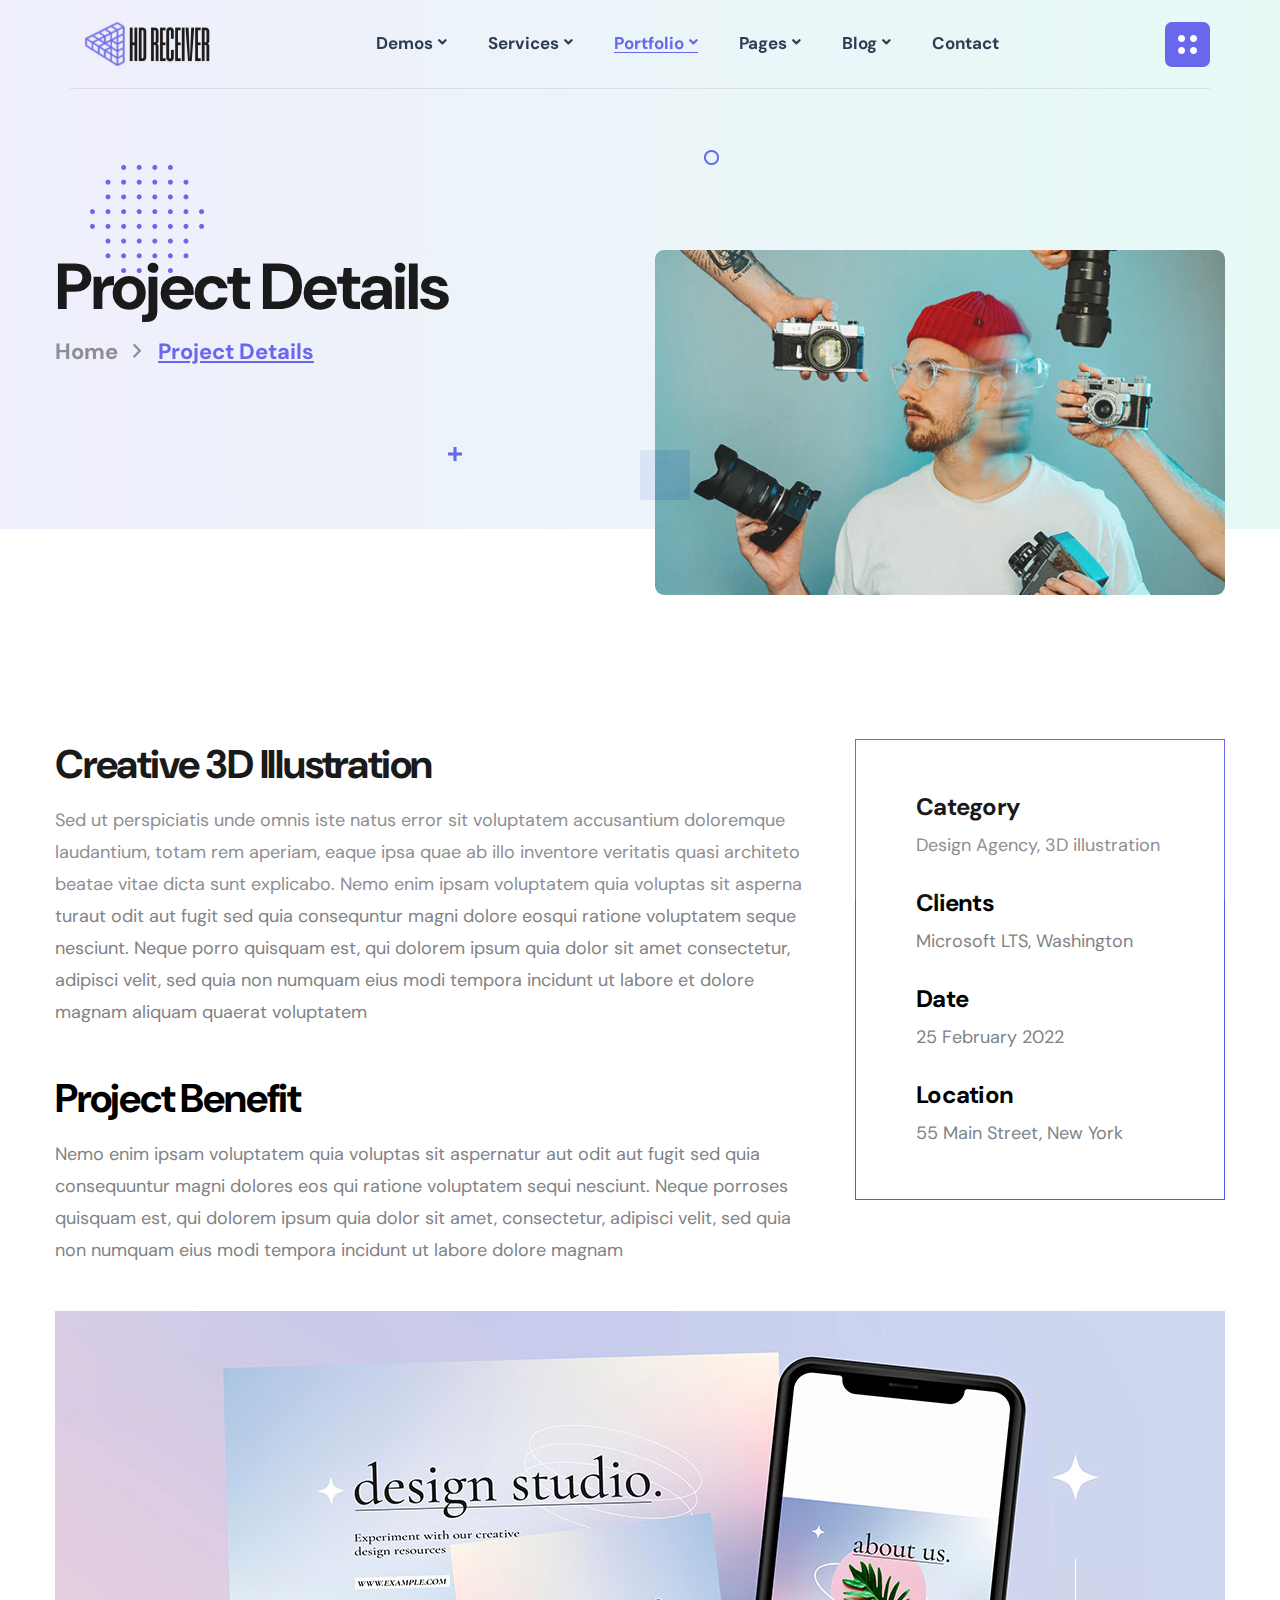
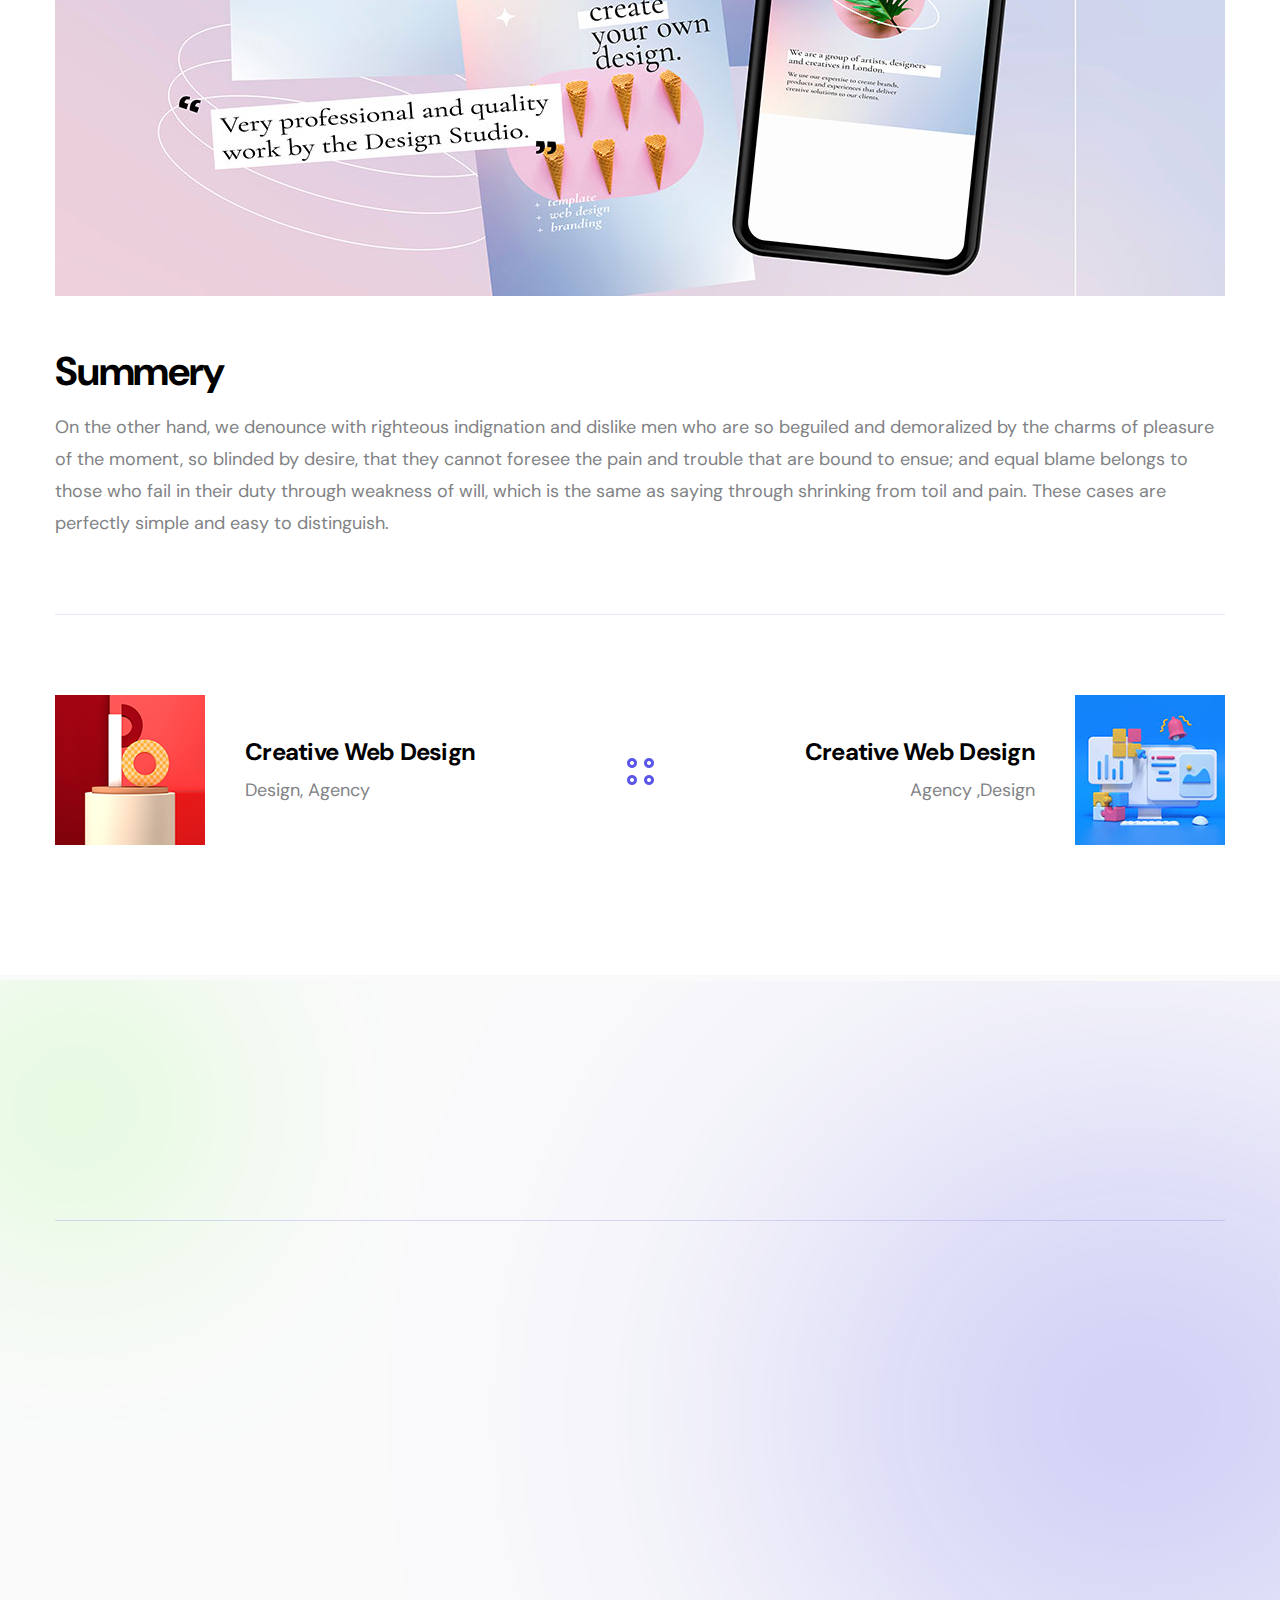
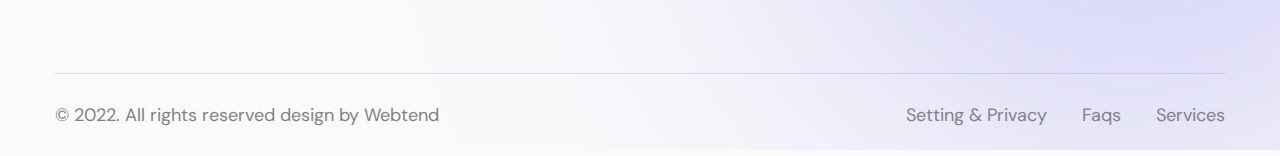
<file: project-details.html>
<!DOCTYPE html>
<html lang="en">
    
<!-- Mirrored from wpriverthemes.com/HTML/pixlab/project-details.html by HTTrack Website Copier/3.x [XR&CO'2014], Fri, 04 Apr 2025 15:25:30 GMT -->
<head>
        <!--====== Required meta tags ======-->
        <meta charset="utf-8">
        <meta http-equiv="x-ua-compatible" content="ie=edge">
        <meta name="description" content="">
        <meta name="viewport" content="width=device-width, initial-scale=1, shrink-to-fit=no">
        <!--====== Title ======-->
        <title>Pixlab - Creative Agency HTML Template</title>
        <!--====== Favicon Icon ======-->
        <link rel="shortcut icon" href="assets/images/favicon.ico" type="image/png">
        <!--====== Default css ======-->
        <link rel="stylesheet" href="assets/css/default.css">
        <!--====== Style css ======-->
        <link rel="stylesheet" href="assets/css/style.css">
        <!--====== Responsive css ======-->
        <link rel="stylesheet" href="assets/css/responsive.css">
    </head>
    <body>
        <!--====== Start Preloader ======-->
        <div class="preloader">
            <div class="loader">
                <div class="pre-shadow"></div>
                <div class="pre-box"></div>
            </div>
        </div>
        <!--====== End Preloader ======-->
        <!--====== offcanvas-panel ======-->
        <div class="offcanvas-panel">
            <div class="panel-overlay"></div>
            <div class="offcanvas-panel-inner">
                <div class="panel-logo">
                    <a href="index-2.html"><img src="assets/images/logo/logo-1.png" alt="Logo"></a>
                </div>
                <div class="about-us">
                    <h5 class="panel-widget-title">About Us</h5>
                    <p>
                        Lorem, ipsum dolor sit amet consectetur adipisicing elit. Tempore ipsam alias quae cupiditate quas, neque eum magni impedit asperiores.
                    </p>
                </div>
                <div class="contact-us">
                    <h5 class="panel-widget-title">Contact Us</h5>
                    <ul>
                        <li>
                            <i class="fal fa-map-marker-alt"></i>
                            121 King St, Melbourne VIC 3000, Australia.
                        </li>
                        <li>
                            <i class="fal fa-envelope-open"></i>
                            <a href="mailto:hello@barky.com"> hello@barky.com</a>
                            <a href="mailto:info@barky.com">info@barky.com</a>
                        </li>
                        <li>
                            <i class="fal fa-phone"></i>
                            <a href="tel:(312)-895-9800">(312) 895-9800</a>
                            <a href="tel:(312)-895-9888">(312) 895-9888</a>
                        </li>
                    </ul>
                </div>
                <a href="#" class="panel-close"><i class="fal fa-times"></i></a>
            </div>
        </div><!--====== offcanvas-panel ======-->
        <!--====== Start Header Section ======-->
        <header class="theme-header transparent-header">
            <!-- header Navigation -->
            <div class="header-navigation navigation-style-v1">
                <div class="nav-overlay"></div>
                <div class="container-fluid">
                    <div class="primary-menu">
                        <div class="site-branding">
                            <a href="index-2.html" class="brand-logo"><img src="assets/images/logo/logo-1.png" alt="Site Logo"></a>
                        </div>
                        <div class="nav-menu">
                            <!-- Navbar Close -->
                            <div class="navbar-close"><i class="far fa-times"></i></div>
                            <!-- Nav Search -->
                            <div class="nav-search">
                                <form>
                                    <div class="form_group">
                                        <input type="email" class="form_control" placeholder="Search Here" name="email" required>
                                        <button class="search-btn"><i class="fas fa-search"></i></button>
                                    </div>
                                </form>
                            </div>
                            <!-- Main Menu -->
                            <nav class="main-menu">
                                <ul>
                                    <li class="menu-item has-children"><a href="#" class="nav-link">Demos</a>
                                        <ul class="sub-menu">
                                            <li class="has-children"><a href="#">Multipage</a>
                                                <ul class="sub-menu">
                                                    <li><a href="index-2.html">Creative Agency</a></li>
                                                    <li><a href="index-3.html">Digital Agency</a></li>
                                                    <li><a href="index-4.html">Design Studio</a></li>
                                                    <li><a href="index-3-dark.html">Design Studio Dark</a></li>
                                                </ul>
                                            </li>
                                            <li class="has-children"><a href="#">Onepage</a>
                                                <ul class="sub-menu">
                                                    <li><a href="onepage-index-1.html">Creative Agency</a></li>
                                                    <li><a href="onepage-index-2.html">Digital Agency</a></li>
                                                    <li><a href="onepage-index-3.html">Design Studio</a></li>
                                                    <li><a href="onepage-index-3-dark.html">Design Studio Dark</a></li>
                                                </ul>
                                            </li>
                                        </ul>
                                    </li>
                                    <li class="menu-item has-children"><a href="#" class="nav-link">Services</a>
                                        <ul class="sub-menu">
                                            <li><a href="services.html">Our Service</a></li>
                                            <li><a href="service-details.html">Service Details</a></li>
                                        </ul>
                                    </li>
                                    <li class="menu-item has-children"><a href="#" class="active nav-link">Portfolio</a>
                                        <ul class="sub-menu">
                                            <li><a href="projects.html">Our Portfolio</a></li>
                                            <li><a href="project-details.html">Portfolio Details</a></li>
                                        </ul>
                                    </li>
                                    <li class="menu-item has-children"><a href="#" class="nav-link">Pages</a>
                                        <ul class="sub-menu">
                                            <li><a href="about.html">About Us</a></li>
                                            <li><a href="team.html">Our Team</a></li>
                                            <li><a href="team-details.html">Team Details</a></li>
                                        </ul>
                                    </li>
                                    <li class="menu-item has-children"><a href="#" class="nav-link">Blog</a>
                                        <ul class="sub-menu">
                                            <li><a href="blogs.html">Our Blog</a></li>
                                            <li><a href="blog-details.html">Blog Details</a></li>
                                        </ul>
                                    </li>
                                    <li class="menu-item"><a href="contact.html" class="nav-link">Contact</a></li>
                                </ul>
                            </nav>
                        </div>
                        <div class="header-right-nav">
                            <ul>
                                <li class="bar-item"><a href="#"><img src="assets/images/dot.png" alt="dot"></a></li>
                                <li class="navbar-toggle-btn">
                                    <div class="navbar-toggler">
                                        <span></span>
                                        <span></span>
                                        <span></span>
                                    </div>
                                </li>
                            </ul>
                        </div>
                    </div>
                </div>
            </div>
        </header><!--====== End Header Section ======-->
        <!--====== Start Page-banner section ======-->
        <section class="page-banner bg_cover position-relative z-1">
            <div class="shape shape-one scene"><span data-depth="1"><img src="assets/images/shape/shape-1.png" alt=""></span></div>
            <div class="shape shape-two scene"><span data-depth="2"><img src="assets/images/shape/shape-2.png" alt=""></span></div>
            <div class="shape shape-three scene"><span data-depth="3"><img src="assets/images/shape/shape-3.png" alt=""></span></div>
            <div class="shape shape-four scene"><span data-depth="4"><img src="assets/images/shape/shape-2.png" alt=""></span></div>
            <div class="container">
                <div class="row">
                    <div class="col-lg-6">
                        <div class="page-title">
                            <h1>Project Details</h1>
                            <ul class="breadcrumbs-link">
                                <li><a href="index-2.html">Home</a></li>
                                <li class="active">Project Details</li>
                            </ul>
                        </div>
                    </div>
                    <div class="col-lg-6">
                        <div class="page-banner-img">
                            <img src="assets/images/breadcrumb/img-3.jpg" alt="">
                        </div>
                    </div>
                </div>
            </div>
        </section>
        <!--====== End Page-banner section ======-->
        <!--====== Start Portfolio Details section ======-->
        <section class="portfolio-details-section pt-210 pb-130">
            <div class="container">
                <div class="portfolio-details-wrapper wow fadeInUp">
                    <div class="portfolio-item">
                        <div class="text">
                            <div class="row">
                                <div class="col-lg-8">
                                    <div class="content">
                                        <h3 class="title">Creative 3D Illustration</h3>
                                        <p>Sed ut perspiciatis unde omnis iste natus error sit voluptatem accusantium doloremque
                                            laudantium, totam rem aperiam, eaque ipsa quae ab illo inventore veritatis quasi architeto beatae vitae dicta sunt explicabo. Nemo enim ipsam voluptatem quia voluptas sit asperna
                                            turaut odit aut fugit sed quia consequntur magni dolore eosqui ratione voluptatem seque nesciunt. Neque porro quisquam est, qui dolorem ipsum quia dolor sit amet consectetur, adipisci velit, sed quia non numquam eius modi tempora incidunt ut labore et dolore magnam aliquam quaerat voluptatem</p>
                                    </div>
                                    <div class="content">
                                        <h3 class="title">Project Benefit</h3>
                                        <p>Nemo enim ipsam voluptatem quia voluptas sit aspernatur aut odit aut fugit sed quia consequuntur magni dolores eos qui ratione voluptatem sequi nesciunt. Neque porroses quisquam est, qui dolorem ipsum quia dolor sit amet, consectetur, adipisci velit, sed quia non numquam eius modi tempora incidunt ut labore dolore magnam</p>
                                    </div>
                                </div>
                                <div class="col-lg-4">
                                    <div class="portfolio-info mb-45">
                                        <ul>
                                            <li>
                                                <h4>Category</h4>
                                                <p>Design Agency, 3D illustration</p>
                                            </li>
                                            <li>
                                                <h4>Clients</h4>
                                                <p>Microsoft LTS, Washington</p>
                                            </li>
                                            <li>
                                                <h4>Date</h4>
                                                <p>25 February 2022</p>
                                            </li>
                                            <li>
                                                <h4>Location</h4>
                                                <p>55 Main Street, New York</p>
                                            </li>
                                        </ul>
                                    </div>
                                </div>
                            </div>
                            <div class="row">
                                <div class="col-lg-12">
                                    <div class="content">
                                        <img src="assets/images/portfolio/single-img-1.jpg" alt="">
                                        <h3 class="title">Summery</h3>
                                        <p>On the other hand, we denounce with righteous indignation and dislike men who are so beguiled and demoralized by the charms of pleasure of the moment, so blinded by desire, that they cannot foresee the pain and trouble that are bound to ensue; and equal blame belongs to those who fail in their duty through weakness of will, which is the same as saying through shrinking from toil and pain. These cases are perfectly simple and easy to distinguish.</p>
                                    </div>
                                </div>
                            </div>
                        </div>
                    </div>
                    <div class="post-nav-tag pt-80">
                        <div class="row align-items-center">
                            <div class="col-lg-5">
                                <div class="post-nav-item prev-post">
                                    <div class="thumb">
                                        <img src="assets/images/portfolio/thumb-1.jpg" alt="">
                                    </div>
                                    <div class="text">
                                        <h4><a href="project-details.html">Creative Web Design</a></h4>
                                        <p><a href="projects.html">Design</a>, <a href="#">Agency</a></p>
                                    </div>
                                </div>
                            </div>
                            <div class="col-lg-2">
                                <div class="post-icon text-center">
                                    <img src="assets/images/portfolio/icon-1.png" alt="">
                                </div>
                            </div>
                            <div class="col-lg-5">
                                <div class="post-nav-item next-post">
                                    <div class="thumb">
                                        <img src="assets/images/portfolio/thumb-2.jpg" alt="">
                                    </div>
                                    <div class="text">
                                        <h4><a href="project-details.html">Creative Web Design</a></h4>
                                        <p><a href="projects.html">Design</a>, <a href="#">Agency</a></p>
                                    </div>
                                </div>
                            </div>
                        </div>
                    </div>
                </div>
            </div>
        </section><!--====== End Portfolio Details section ======-->
        <!--====== Start Footer ======-->
        <footer class="footer-area page-footer light-gray-bg">
            <div class="container">
                <div class="footer-top pt-75 pb-40">
                    <div class="row align-items-center">
                        <div class="col-md-6">
                            <div class="footer-logo mb-40 wow fadeInLeft">
                                <img src="assets/images/logo/footer-logo-1.png" alt="Brand Logo">
                            </div>
                        </div>
                        <div class="col-md-6">
                            <div class="text-wrapper mb-40 wow fadeInRight">
                                <h3>Modern Solutionsd For 
                                    <span class="blue-dark">Creative Agency</span></h3>
                            </div>
                        </div>
                    </div>
                </div>
                <div class="footer-widget pt-70 pb-40">
                    <div class="row">
                        <div class="col-lg-3 col-md-6 col-sm-12">
                            <div class="widget footer-nav-widget mb-40 wow fadeInUp" data-wow-delay=".15s">
                                <h4 class="widget-title">Services</h4>
                                <ul class="widget-nav">
                                    <li><a href="services.html">UX/UI Design</a></li>
                                    <li><a href="services.html">Web Development</a></li>
                                    <li><a href="services.html">SEO Optimization</a></li>
                                    <li><a href="services.html">Product Design</a></li>
                                    <li><a href="services.html">Logo Design</a></li>
                                    <li><a href="services.html">Brand Design</a></li>
                                </ul>
                            </div>
                        </div>
                        <div class="col-lg-3 col-md-6 col-sm-12">
                            <div class="widget footer-nav-widget mb-40 wow fadeInUp" data-wow-delay=".20s">
                                <h4 class="widget-title">Links</h4>
                                <ul class="widget-nav">
                                    <li><a href="services.html">About Agency</a></li>
                                    <li><a href="services.html">Latest News & Blog</a></li>
                                    <li><a href="services.html">Meet The Team</a></li>
                                    <li><a href="services.html">Popular Services</a></li>
                                    <li><a href="services.html">Testimonials</a></li>
                                    <li><a href="services.html">Need a Career?</a></li>
                                </ul>
                            </div>
                        </div>
                        <div class="col-lg-2 col-md-6 col-sm-12">
                            <div class="widget social-widget mb-40 wow fadeInUp" data-wow-delay=".25s">
                                <h4 class="widget-title">Follow</h4>
                                <ul class="social-nav">
                                    <li><a href="#"><i class="fab fa-dribbble"></i>Dribbble</a></li>
                                    <li><a href="#"><i class="fab fa-instagram"></i>Instagram</a></li>
                                    <li><a href="#"><i class="fab fa-twitter"></i>Twitter</a></li>
                                    <li><a href="#"><i class="fab fa-behance"></i>Behance</a></li>
                                    <li><a href="#"><i class="fab fa-facebook-f"></i>Facebook</a></li>
                                    <li><a href="#"><i class="fab fa-medium-m"></i>Medium</a></li>
                                </ul>
                            </div>
                        </div>
                        <div class="col-lg-4 col-md-6 col-sm-12">
                            <div class="widget newsletter-widget mb-40 wow fadeInUp" data-wow-delay=".30s">
                                <div class="newsletter-content">
                                    <h3>Subscribe Our 
                                        Newsletter</h3>
                                    <p>Natus errorsit voluptatem accusa dolore
                                        mque quae <a href="#">abillo inventore verita</a> achitec 
                                        beatae vitae dicta sunt explicabo.</p>
                                    <form>
                                        <div class="form_group">
                                            <input type="email" class="form_control" placeholder="Email Address" name="email" required>
                                            <button class="main-btn">Sign Up</button>
                                        </div>
                                    </form>
                                </div>
                            </div>
                        </div>
                    </div>
                </div>
                <div class="footer-copyright">
                    <div class="row">
                        <div class="col-lg-6">
                            <div class="copyright-text">
                                <p>&copy; 2022. All rights reserved design by Webtend</p>
                            </div>
                        </div>
                        <div class="col-lg-6">
                            <div class="footer-nav float-lg-right">
                                <ul>
                                    <li><a href="services.html">Setting & Privacy </a></li>
                                    <li><a href="services.html">Faqs</a></li>
                                    <li><a href="services.html">Services</a></li>
                                </ul>
                            </div>
                        </div>
                    </div>
                </div>
            </div>
        </footer><!--====== End Footer ======-->
        <!--====== back-to-top ======-->
        <a href="#" class="back-to-top" ><i class="far fa-angle-up"></i></a>
        <!--====== Jquery js ======-->
        <script src="assets/vendor/jquery-3.6.0.min.js"></script>
        <!--====== Bootstrap js ======-->
        <script src="assets/vendor/popper/popper.min.js"></script>
        <!--====== Bootstrap js ======-->
        <script src="assets/vendor/bootstrap/js/bootstrap.min.js"></script>
        <!--====== Slick js ======-->
        <script src="assets/vendor/slick/slick.min.js"></script>
        <!--====== Magnific js ======-->
        <script src="assets/vendor/magnific-popup/dist/jquery.magnific-popup.min.js"></script>
        <!--====== Isotope js ======-->
        <script src="assets/vendor/isotope.min.js"></script>
        <!--====== Imagesloaded js ======-->
        <script src="assets/vendor/imagesloaded.min.js"></script>
        <!--====== Counterup js ======-->
        <script src="assets/vendor/jquery.counterup.min.js"></script>
        <!--====== Waypoints js ======-->
        <script src="assets/vendor/jquery.waypoints.js"></script>
        <!--====== Nice-select js ======-->
        <script src="assets/vendor/nice-select/js/jquery.nice-select.min.js"></script>
        <!--====== WOW js ======-->
        <script src="assets/vendor/wow.min.js"></script>
        <!--====== Parallax js ======-->
        <script src="assets/vendor/parallax.min.js"></script>
        <!--====== Main js ======-->
        <script src="assets/js/theme.js"></script>
    </body>

<!-- Mirrored from wpriverthemes.com/HTML/pixlab/project-details.html by HTTrack Website Copier/3.x [XR&CO'2014], Fri, 04 Apr 2025 15:25:31 GMT -->
</html>
</file>
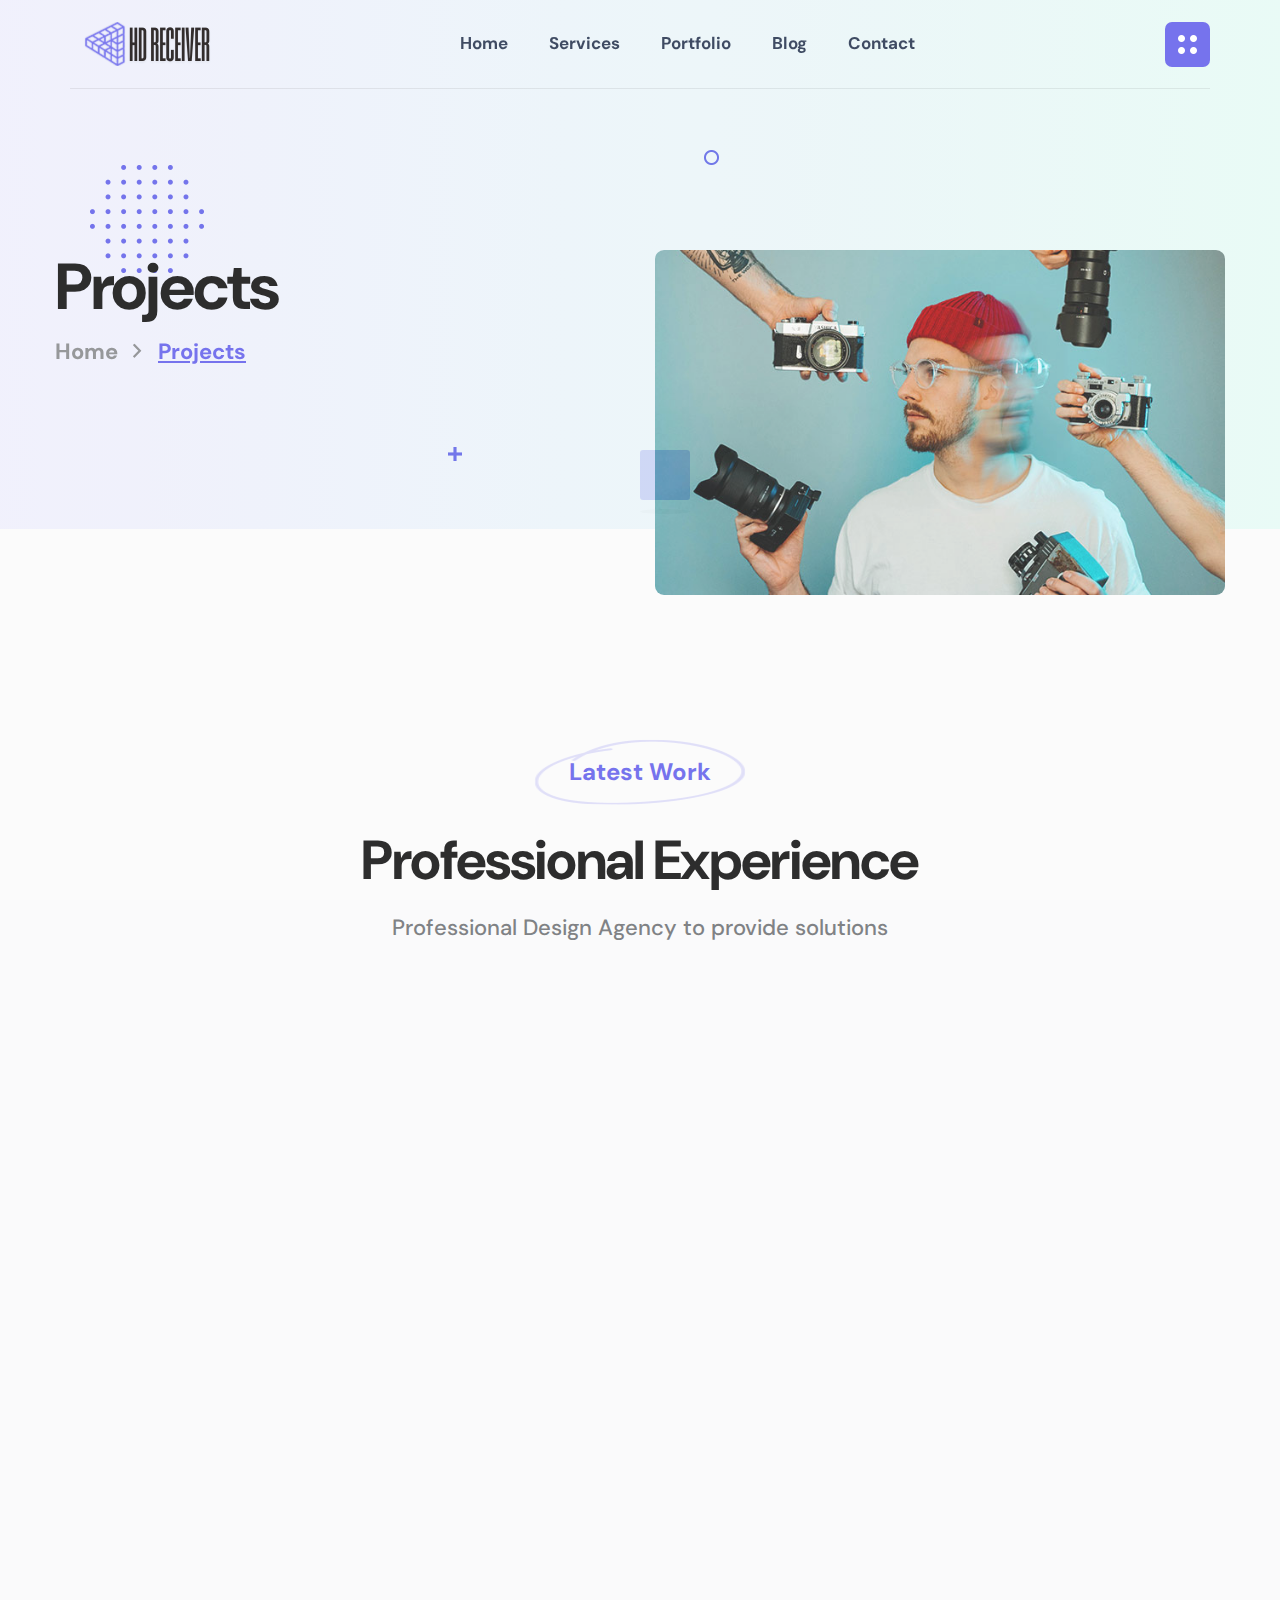
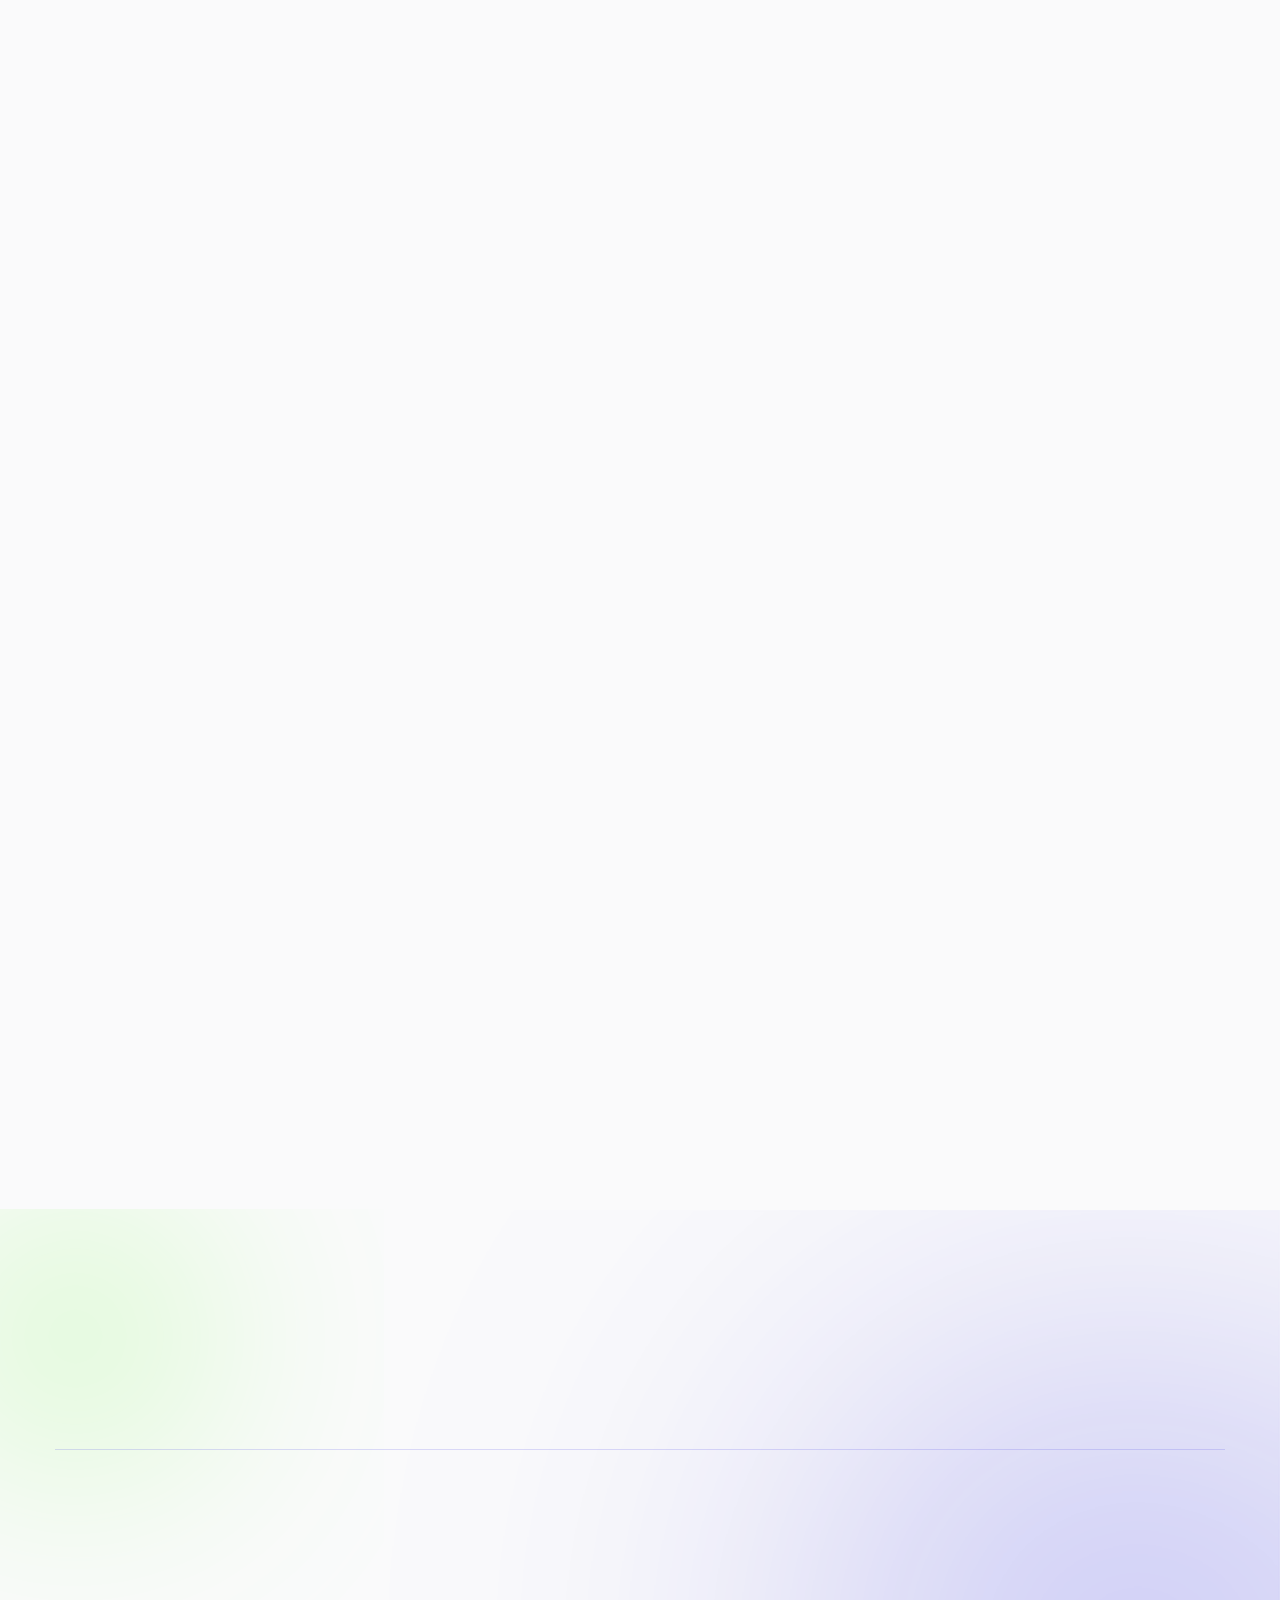
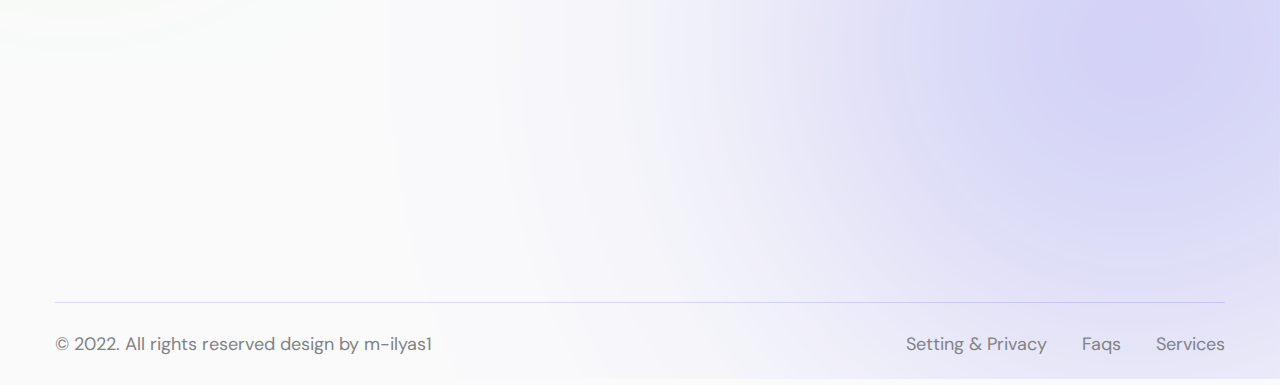
<file: projects.html>
<!DOCTYPE html>
<html lang="en">
    
<!-- Mirrored from wpriverthemes.com/HTML/pixlab/projects.html by HTTrack Website Copier/3.x [XR&CO'2014], Fri, 04 Apr 2025 15:25:29 GMT -->
<head>
        <!--====== Required meta tags ======-->
        <meta charset="utf-8">
        <meta http-equiv="x-ua-compatible" content="ie=edge">
        <meta name="description" content="">
        <meta name="viewport" content="width=device-width, initial-scale=1, shrink-to-fit=no">
        <!--====== Title ======-->
        <title>HD-ReceiverUpgrade</title>
        <!--====== Favicon Icon ======-->
        <link rel="shortcut icon" href="assets/images/favicon.ico" type="image/png">
        <!--====== Default css ======-->
        <link rel="stylesheet" href="assets/css/default.css">
        <!--====== Style css ======-->
        <link rel="stylesheet" href="assets/css/style.css">
        <!--====== Responsive css ======-->
        <link rel="stylesheet" href="assets/css/responsive.css">
    </head>
    <body>
        <!--====== Start Preloader ======-->
        <div class="preloader">
            <div class="loader">
                <div class="pre-shadow"></div>
                <div class="pre-box"></div>
            </div>
        </div>
        <!--====== End Preloader ======-->
        <!--====== offcanvas-panel ======-->
        <div class="offcanvas-panel">
            <div class="panel-overlay"></div>
            <div class="offcanvas-panel-inner">
                <div class="panel-logo">
                    <a href="index-2.html"><img src="assets/images/logo/logo-1.png" alt="Logo"></a>
                </div>
                <div class="about-us">
                    <h5 class="panel-widget-title">About Us</h5>
                    <p>
                        hdreceiverupgrade innovates digital solutions—web, apps & UX/UI design. We empower businesses with scalable tech, expert teams & client-focused excellence for a seamless digital future.
                    </p>
                </div>
                <div class="contact-us">
                    <h5 class="panel-widget-title">Contact Us</h5>
                    <ul>
                        <li>
                            <i class="fal fa-map-marker-alt"></i>
                            4435 Eberly AveBrookfield, IL 60513
                        </li>
                        <li>
                            <i class="fal fa-envelope-open"></i>
                            <a href="sales@12tribellc.com">sales@12tribellc.com</a>
                            <a href="sales@12tribellc.com">sales@12tribellc.com</a>
                        </li>
                        <li>
                            <i class="fal fa-phone"></i>
                            <a href="tel:(312) 940-1046">(312) 940-1046</a>
                            <a href="tel:(312) 940-1046">(312) 940-1046</a>
                        </li>
                    </ul>
                </div>
                <a href="#" class="panel-close"><i class="fal fa-times"></i></a>
            </div>
        </div><!--====== offcanvas-panel ======-->
        <!--====== Start Header Section ======-->
        <header class="theme-header transparent-header">
            <!-- header Navigation -->
            <div class="header-navigation navigation-style-v1">
                <div class="nav-overlay"></div>
                <div class="container-fluid">
                    <div class="primary-menu">
                        <div class="site-branding">
                            <a href="index.html" class="brand-logo"><img src="assets/images/logo/logo-1.png" alt="Site Logo"></a>
                        </div>
                        <div class="nav-menu">
                            <!-- Navbar Close -->
                            <div class="navbar-close"><i class="far fa-times"></i></div>
                            <!-- Nav Search -->
                            <div class="nav-search">
                                <form>
                                    <div class="form_group">
                                        <input type="email" class="form_control" placeholder="Search Here" name="email" required>
                                        <button class="search-btn"><i class="fas fa-search"></i></button>
                                    </div>
                                </form>
                            </div>
                            <!-- Main Menu -->
                            <nav class="main-menu">
                                <ul>
                                    <li class="menu-item"><a href="/index.html" class="nav-link">Home</a></li>
                                    <li class="menu-item"><a href="/services.html" class="nav-link">Services</a></li>
                                    <li class="menu-item"><a href="/projects.html" class="nav-link">Portfolio</a></li>
                                    
                                    <!-- <li class="menu-item has-children"><a href="#" class="nav-link">Pages</a>
                                        <ul class="sub-menu">
                                            <li><a href="about.html">About Us</a></li>
                                            <li><a href="team.html">Our Team</a></li>
                                            <li><a href="team-details.html">Team Details</a></li>
                                        </ul>
                                    </li> -->
                                    <li class="menu-item"><a href="blogs.html" class="nav-link">Blog</a></li>

                                    <li class="menu-item"><a href="contact.html" class="nav-link">Contact</a></li>
                                </ul>
                            </nav>
                        </div>
                        <div class="header-right-nav">
                            <ul>
                                <li class="bar-item"><a href="#"><img src="assets/images/dot.png" alt="dot"></a></li>
                                <li class="navbar-toggle-btn">
                                    <div class="navbar-toggler">
                                        <span></span>
                                        <span></span>
                                        <span></span>
                                    </div>
                                </li>
                            </ul>
                        </div>
                    </div>
                </div>
            </div>
        </header>
        <!--====== End Header Section ======-->
        <!--====== Start Page-banner section ======-->
        <section class="page-banner bg_cover position-relative z-1">
            <div class="shape shape-one scene"><span data-depth="1"><img src="assets/images/shape/shape-1.png" alt=""></span></div>
            <div class="shape shape-two scene"><span data-depth="2"><img src="assets/images/shape/shape-2.png" alt=""></span></div>
            <div class="shape shape-three scene"><span data-depth="3"><img src="assets/images/shape/shape-3.png" alt=""></span></div>
            <div class="shape shape-four scene"><span data-depth="4"><img src="assets/images/shape/shape-2.png" alt=""></span></div>
            <div class="container">
                <div class="row">
                    <div class="col-lg-6">
                        <div class="page-title">
                            <h1>Projects</h1>
                            <ul class="breadcrumbs-link">
                                <li><a href="index-2.html">Home</a></li>
                                <li class="active">Projects</li>
                            </ul>
                        </div>
                    </div>
                    <div class="col-lg-6">
                        <div class="page-banner-img">
                            <img src="assets/images/breadcrumb/img-3.jpg" alt="">
                        </div>
                    </div>
                </div>
            </div>
        </section>
        <!--====== End Page-banner section ======-->
        <!--====== Start Portfolio Section ======-->
        <section class="portfolio-area portfolio-area-v1 light-gray-bg pt-210 pb-130">
            <div class="container">
                <div class="row justify-content-center">
                    <div class="col-lg-8">
                        <div class="section-title mb-45 text-center wow fadeInUp">
                            <span class="sub-title st-one">Latest Work</span>
                            <h2>Professional Experience</h2>
                            <p>Professional Design Agency to provide solutions</p>
                        </div>
                    </div>
                </div>
                <div class="row">
                    <div class="col-lg-12">
                        <div class="portfolio-filter-button text-center mb-40 wow fadeInUp">
                            <ul class="filter-btn mb-30">
                                <li data-filter="*" class="active">Show All</li>
                                <li data-filter=".cat-1">Design</li>
                                <li data-filter=".cat-2">Branding</li>
                                <li data-filter=".cat-3">Development</li>
                                <li data-filter=".cat-4">SEO</li>
                                <li data-filter=".cat-5">UX/UI Design</li>
                            </ul>
                        </div>
                    </div>
                </div>
                <div class="row portfolio-grid">
                    <div class="col-lg-4 col-md-6 col-sm-12 cat-1 portfolio-column cat-3">
                        <div class="portfolio-item portfolio-style-one mb-50 wow fadeInUp" data-wow-delay=".10s">
                            <div class="img-holder">
                                <img src="assets/images/portfolio/img-1.jpg" alt="Img">
                                <a href="assets/images/portfolio/img-1.jpg" class="portfolio-hover img-popup">
                                    <div class="hover-content">
                                        <i class="far fa-plus"></i>
                                    </div>
                                </a>
                            </div>
                            <div class="text">
                                <h3 class="title"><a href="project-details.html">Dashboard Design</a></h3>
                                <a href="projects.html" class="cat-link">Creative Design</a>
                            </div>
                        </div>
                    </div>
                    <div class="col-lg-4 col-md-6 col-sm-12 portfolio-column cat-2 cat-4">
                        <div class="portfolio-item portfolio-style-one mb-50 wow fadeInUp" data-wow-delay=".15s">
                            <div class="img-holder">
                                <img src="assets/images/portfolio/img-2.jpg" alt="Img">
                                <a href="assets/images/portfolio/img-2.jpg" class="portfolio-hover img-popup">
                                    <div class="hover-content">
                                        <i class="far fa-plus"></i>
                                    </div>
                                </a>
                            </div>
                            <div class="text">
                                <h3 class="title"><a href="project-details.html">Landing Pages</a></h3>
                                <a href="projects.html" class="cat-link">Creative Design</a>
                            </div>
                        </div>
                    </div>
                    <div class="col-lg-4 col-md-6 col-sm-12 portfolio-column cat-3 cat-4">
                        <div class="portfolio-item portfolio-style-one mb-50 wow fadeInUp" data-wow-delay=".20s">
                            <div class="img-holder">
                                <img src="assets/images/portfolio/img-3.jpg" alt="Img">
                                <a href="assets/images/portfolio/img-3.jpg" class="portfolio-hover img-popup">
                                    <div class="hover-content">
                                        <i class="far fa-plus"></i>
                                    </div>
                                </a>
                            </div>
                            <div class="text">
                                <h3 class="title"><a href="project-details.html">Illustration Design</a></h3>
                                <a href="projects.html" class="cat-link">Creative Design</a>
                            </div>
                        </div>
                    </div>
                    <div class="col-lg-4 col-md-6 col-sm-12 portfolio-column cat-4 cat-3">
                        <div class="portfolio-item portfolio-style-one mb-50 wow fadeInUp" data-wow-delay=".25s">
                            <div class="img-holder">
                                <img src="assets/images/portfolio/img-4.jpg" alt="Img">
                                <a href="assets/images/portfolio/img-4.jpg" class="portfolio-hover img-popup">
                                    <div class="hover-content">
                                        <i class="far fa-plus"></i>
                                    </div>
                                </a>
                            </div>
                            <div class="text">
                                <h3 class="title"><a href="project-details.html">Dashboard Design</a></h3>
                                <a href="projects.html" class="cat-link">Creative Design</a>
                            </div>
                        </div>
                    </div>
                    <div class="col-lg-4 col-md-6 col-sm-12 portfolio-column cat-5 cat-1">
                        <div class="portfolio-item portfolio-style-one mb-50 wow fadeInUp" data-wow-delay=".30s">
                            <div class="img-holder">
                                <img src="assets/images/portfolio/img-5.jpg" alt="Img">
                                <a href="assets/images/portfolio/img-5.jpg" class="portfolio-hover img-popup">
                                    <div class="hover-content">
                                        <i class="far fa-plus"></i>
                                    </div>
                                </a>
                            </div>
                            <div class="text">
                                <h3 class="title"><a href="project-details.html">Apps Development</a></h3>
                                <a href="projects.html" class="cat-link">Creative Design</a>
                            </div>
                        </div>
                    </div>
                    <div class="col-lg-4 col-md-6 col-sm-12 portfolio-column cat-4 cat-2">
                        <div class="portfolio-item portfolio-style-one mb-50 wow fadeInUp" data-wow-delay=".35s">
                            <div class="img-holder">
                                <img src="assets/images/portfolio/img-6.jpg" alt="Img">
                                <a href="assets/images/portfolio/img-6.jpg" class="portfolio-hover img-popup">
                                    <div class="hover-content">
                                        <i class="far fa-plus"></i>
                                    </div>
                                </a>
                            </div>
                            <div class="text">
                                <h3 class="title"><a href="project-details.html">Website Design</a></h3>
                                <a href="projects.html" class="cat-link">Creative Design</a>
                            </div>
                        </div>
                    </div>
                    <div class="col-lg-4 col-md-6 col-sm-12 portfolio-column cat-4 cat-3">
                        <div class="portfolio-item portfolio-style-one mb-50 wow fadeInUp" data-wow-delay=".40s">
                            <div class="img-holder">
                                <img src="assets/images/portfolio/img-7.jpg" alt="Img">
                                <a href="assets/images/portfolio/img-7.jpg" class="portfolio-hover img-popup">
                                    <div class="hover-content">
                                        <i class="far fa-plus"></i>
                                    </div>
                                </a>
                            </div>
                            <div class="text">
                                <h3 class="title"><a href="project-details.html">Dashboard Design</a></h3>
                                <a href="projects.html" class="cat-link">Creative Design</a>
                            </div>
                        </div>
                    </div>
                    <div class="col-lg-4 col-md-6 col-sm-12 portfolio-column cat-5 cat-1">
                        <div class="portfolio-item portfolio-style-one mb-50 wow fadeInUp" data-wow-delay=".45s">
                            <div class="img-holder">
                                <img src="assets/images/portfolio/img-8.jpg" alt="Img">
                                <a href="assets/images/portfolio/img-8.jpg" class="portfolio-hover img-popup">
                                    <div class="hover-content">
                                        <i class="far fa-plus"></i>
                                    </div>
                                </a>
                            </div>
                            <div class="text">
                                <h3 class="title"><a href="project-details.html">Apps Development</a></h3>
                                <a href="projects.html" class="cat-link">Creative Design</a>
                            </div>
                        </div>
                    </div>
                    <div class="col-lg-4 col-md-6 col-sm-12 portfolio-column cat-4 cat-2">
                        <div class="portfolio-item portfolio-style-one mb-50 wow fadeInUp" data-wow-delay=".50s">
                            <div class="img-holder">
                                <img src="assets/images/portfolio/img-9.jpg" alt="Img">
                                <a href="assets/images/portfolio/img-9.jpg" class="portfolio-hover img-popup">
                                    <div class="hover-content">
                                        <i class="far fa-plus"></i>
                                    </div>
                                </a>
                            </div>
                            <div class="text">
                                <h3 class="title"><a href="project-details.html">Website Design</a></h3>
                                <a href="projects.html" class="cat-link">Creative Design</a>
                            </div>
                        </div>
                    </div>
                </div>
                <div class="row">
                    <div class="col-lg-12">
                        <div class="button-box text-center wow fadeInUp">
                            <a href="projects.html" class="main-btn arrow-btn">View All Projects</a>
                        </div>
                    </div>
                </div>
            </div>
        </section><!--====== End Portfolio Section ======-->
        <!--====== Start Footer ======-->
        <footer class="footer-area page-footer light-gray-bg">
            <div class="container">
                <div class="footer-top pt-75 pb-40">
                    <div class="row align-items-center">
                        <div class="col-md-6">
                            <div class="footer-logo mb-40 wow fadeInLeft">
                                <img src="assets/images/logo/footer-logo-1.png" alt="Brand Logo">
                            </div>
                        </div>
                        <div class="col-md-6">
                            <div class="text-wrapper mb-40 wow fadeInRight">
                                <h3>Modern Solutionsd For 
                                    <span class="blue-dark">Creative Agency</span></h3>
                            </div>
                        </div>
                    </div>
                </div>
                <div class="footer-widget pt-70 pb-40">
                    <div class="row">
                        <div class="col-lg-3 col-md-6 col-sm-12">
                            <div class="widget footer-nav-widget mb-40 wow fadeInUp" data-wow-delay=".15s">
                                <h4 class="widget-title">Services</h4>
                                <ul class="widget-nav">
                                    <li><a href="services.html">UX/UI Design</a></li>
                                    <li><a href="services.html">Web Development</a></li>
                                    <li><a href="services.html">SEO Optimization</a></li>
                                    <li><a href="services.html">Product Design</a></li>
                                    <li><a href="services.html">Logo Design</a></li>
                                    <li><a href="services.html">Brand Design</a></li>
                                </ul>
                            </div>
                        </div>
                        <div class="col-lg-3 col-md-6 col-sm-12">
                            <div class="widget footer-nav-widget mb-40 wow fadeInUp" data-wow-delay=".20s">
                                <h4 class="widget-title">Links</h4>
                                <ul class="widget-nav">
                                    <li><a href="services.html">About Agency</a></li>
                                    <li><a href="services.html">Latest News & Blog</a></li>
                                    <li><a href="services.html">Meet The Team</a></li>
                                    <li><a href="services.html">Popular Services</a></li>
                                    <li><a href="services.html">Testimonials</a></li>
                                    <li><a href="services.html">Need a Career?</a></li>
                                </ul>
                            </div>
                        </div>
                        <div class="col-lg-2 col-md-6 col-sm-12">
                            <div class="widget social-widget mb-40 wow fadeInUp" data-wow-delay=".25s">
                                <h4 class="widget-title">Follow</h4>
                                <ul class="social-nav">
                                    <li><a href="#"><i class="fab fa-dribbble"></i>Dribbble</a></li>
                                    <li><a href="#"><i class="fab fa-instagram"></i>Instagram</a></li>
                                    <li><a href="#"><i class="fab fa-twitter"></i>Twitter</a></li>
                                    <li><a href="#"><i class="fab fa-behance"></i>Behance</a></li>
                                    <li><a href="#"><i class="fab fa-facebook-f"></i>Facebook</a></li>
                                    <li><a href="#"><i class="fab fa-medium-m"></i>Medium</a></li>
                                </ul>
                            </div>
                        </div>
                        <div class="col-lg-4 col-md-6 col-sm-12">
                            <div class="widget newsletter-widget mb-40 wow fadeInUp" data-wow-delay=".30s">
                                <div class="newsletter-content">
                                    <h3>Subscribe Our 
                                        Newsletter</h3>
                                    <p>Natus errorsit voluptatem accusa dolore
                                        mque quae <a href="#">abillo inventore verita</a> achitec 
                                        beatae vitae dicta sunt explicabo.</p>
                                    <form>
                                        <div class="form_group">
                                            <input type="email" class="form_control" placeholder="Email Address" name="email" required>
                                            <button class="main-btn">Sign Up</button>
                                        </div>
                                    </form>
                                </div>
                            </div>
                        </div>
                    </div>
                </div>
                <div class="footer-copyright">
                    <div class="row">
                        <div class="col-lg-6">
                            <div class="copyright-text">
                                <p>&copy; 2022. All rights reserved design by <a target="_blank" href="https://github.com/M-ilyas1">m-ilyas1</a></p>
                            </div>
                        </div>
                        <div class="col-lg-6">
                            <div class="footer-nav float-lg-right">
                                <ul>
                                    <li><a href="/services.html">Setting & Privacy </a></li>
                                    <li><a href="/services.html">Faqs</a></li>
                                    <li><a href="/services.html">Services</a></li>
                                </ul>
                            </div>
                        </div>
                    </div>
                </div>
            </div>
        </footer><!--====== End Footer ======-->
        <!--====== back-to-top ======-->
        <a href="#" class="back-to-top" ><i class="far fa-angle-up"></i></a>
        <!--====== Jquery js ======-->
        <script src="assets/vendor/jquery-3.6.0.min.js"></script>
        <!--====== Bootstrap js ======-->
        <script src="assets/vendor/popper/popper.min.js"></script>
        <!--====== Bootstrap js ======-->
        <script src="assets/vendor/bootstrap/js/bootstrap.min.js"></script>
        <!--====== Slick js ======-->
        <script src="assets/vendor/slick/slick.min.js"></script>
        <!--====== Magnific js ======-->
        <script src="assets/vendor/magnific-popup/dist/jquery.magnific-popup.min.js"></script>
        <!--====== Isotope js ======-->
        <script src="assets/vendor/isotope.min.js"></script>
        <!--====== Imagesloaded js ======-->
        <script src="assets/vendor/imagesloaded.min.js"></script>
        <!--====== Counterup js ======-->
        <script src="assets/vendor/jquery.counterup.min.js"></script>
        <!--====== Waypoints js ======-->
        <script src="assets/vendor/jquery.waypoints.js"></script>
        <!--====== Nice-select js ======-->
        <script src="assets/vendor/nice-select/js/jquery.nice-select.min.js"></script>
        <!--====== WOW js ======-->
        <script src="assets/vendor/wow.min.js"></script>
        <!--====== Parallax js ======-->
        <script src="assets/vendor/parallax.min.js"></script>
        <!--====== Main js ======-->
        <script src="assets/js/theme.js"></script>
    </body>

<!-- Mirrored from wpriverthemes.com/HTML/pixlab/projects.html by HTTrack Website Copier/3.x [XR&CO'2014], Fri, 04 Apr 2025 15:25:30 GMT -->
</html>
</file>
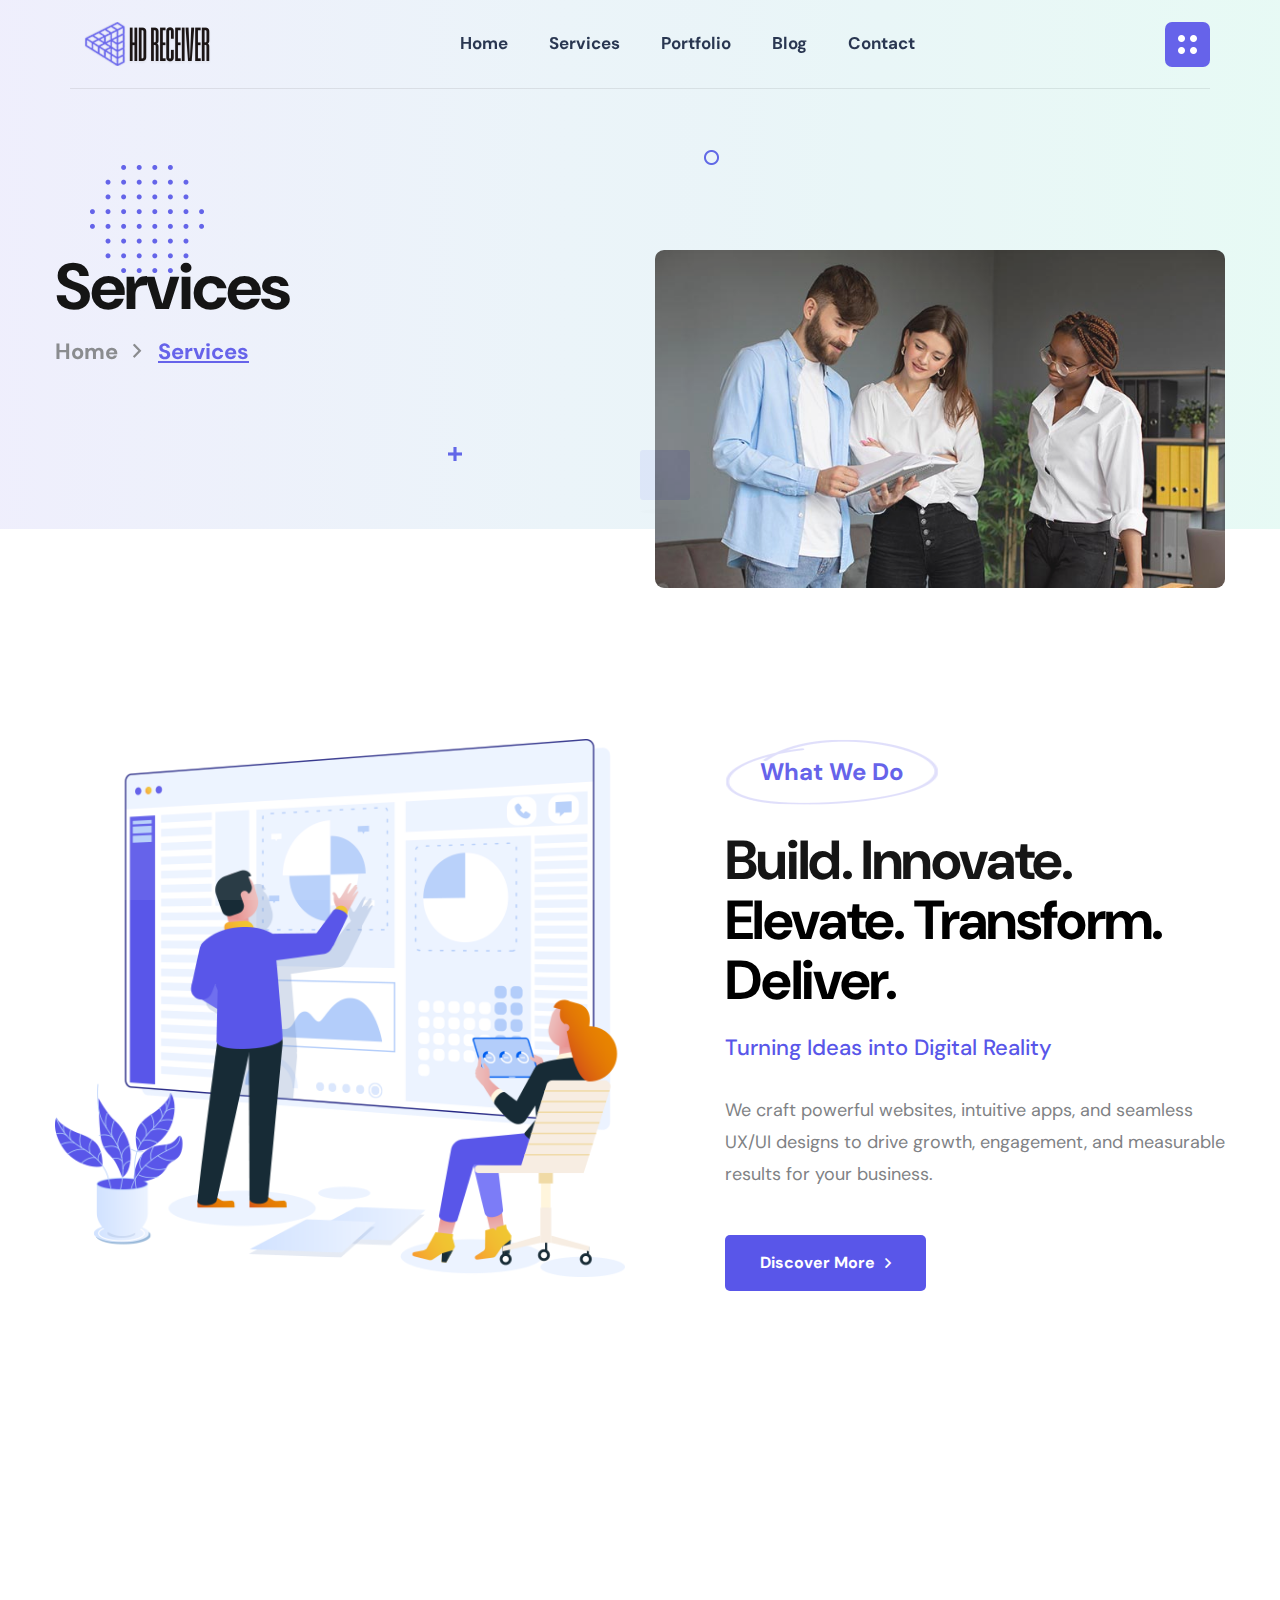
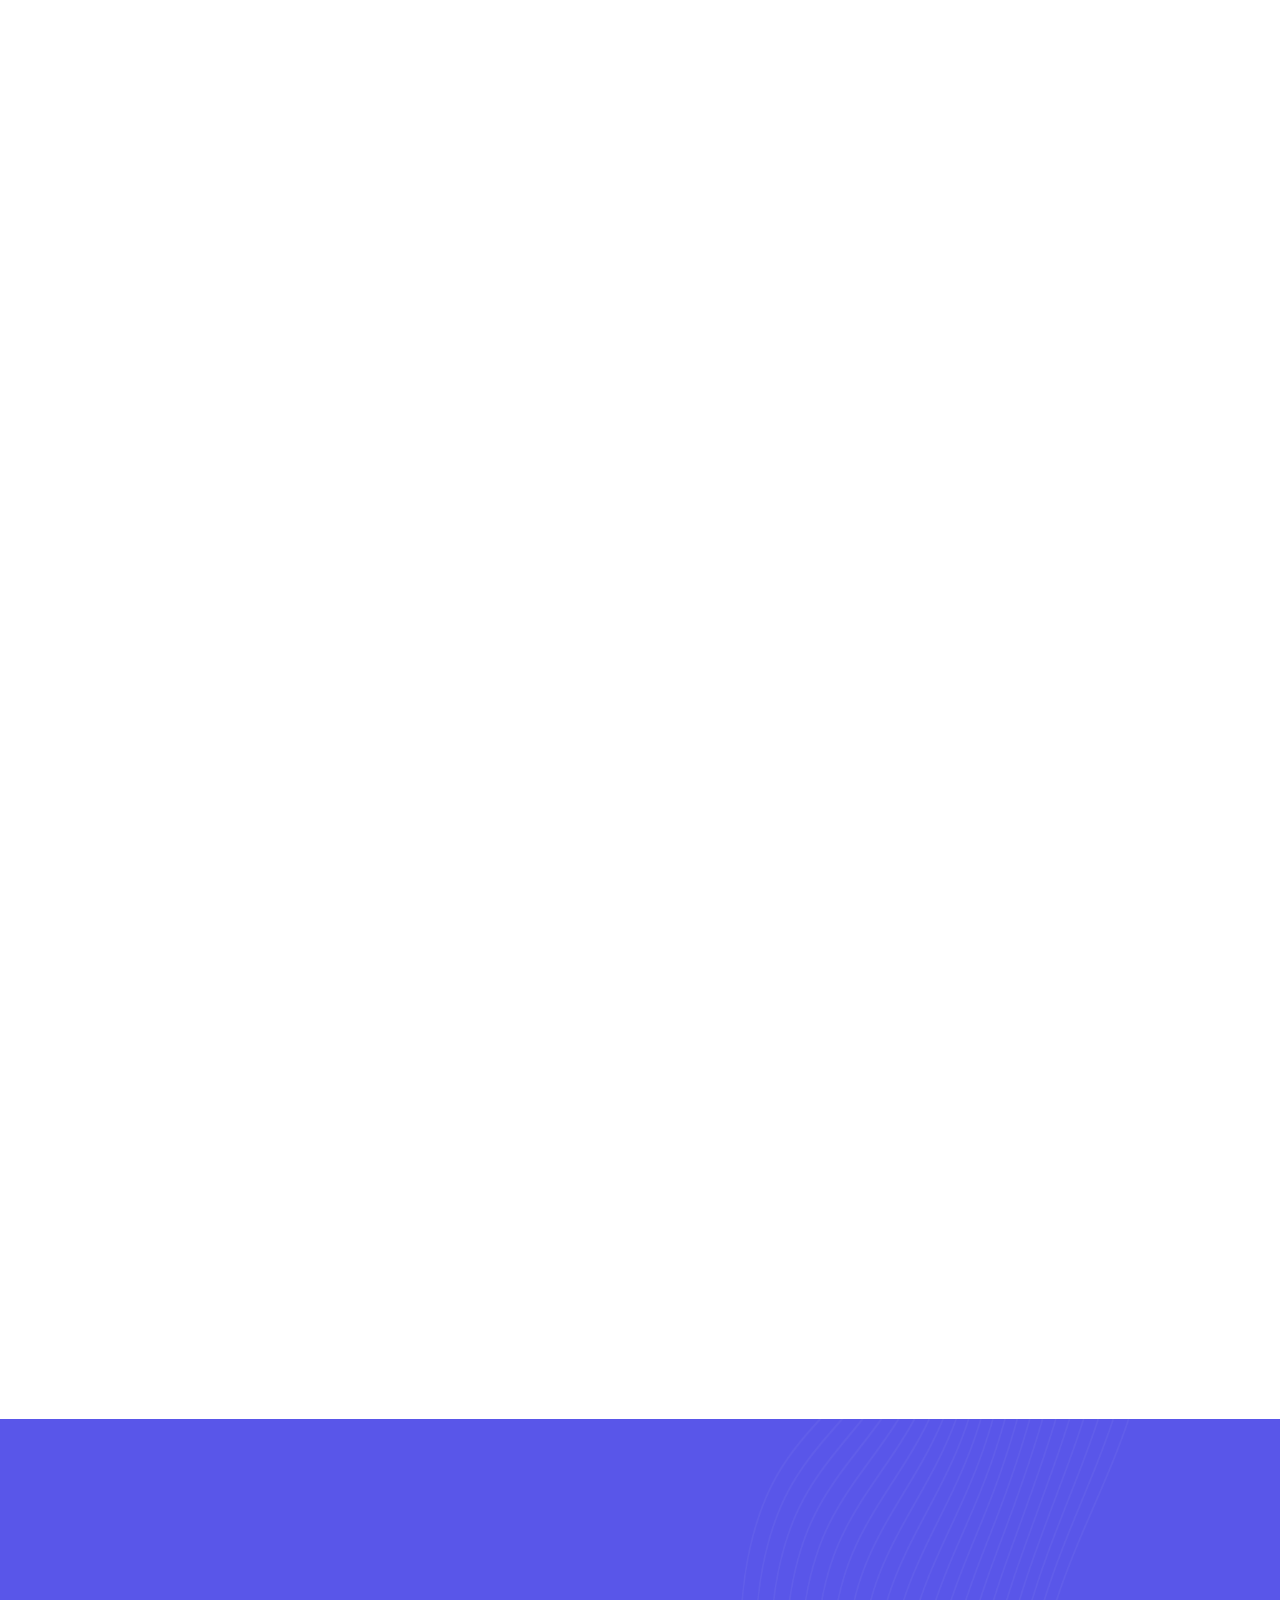
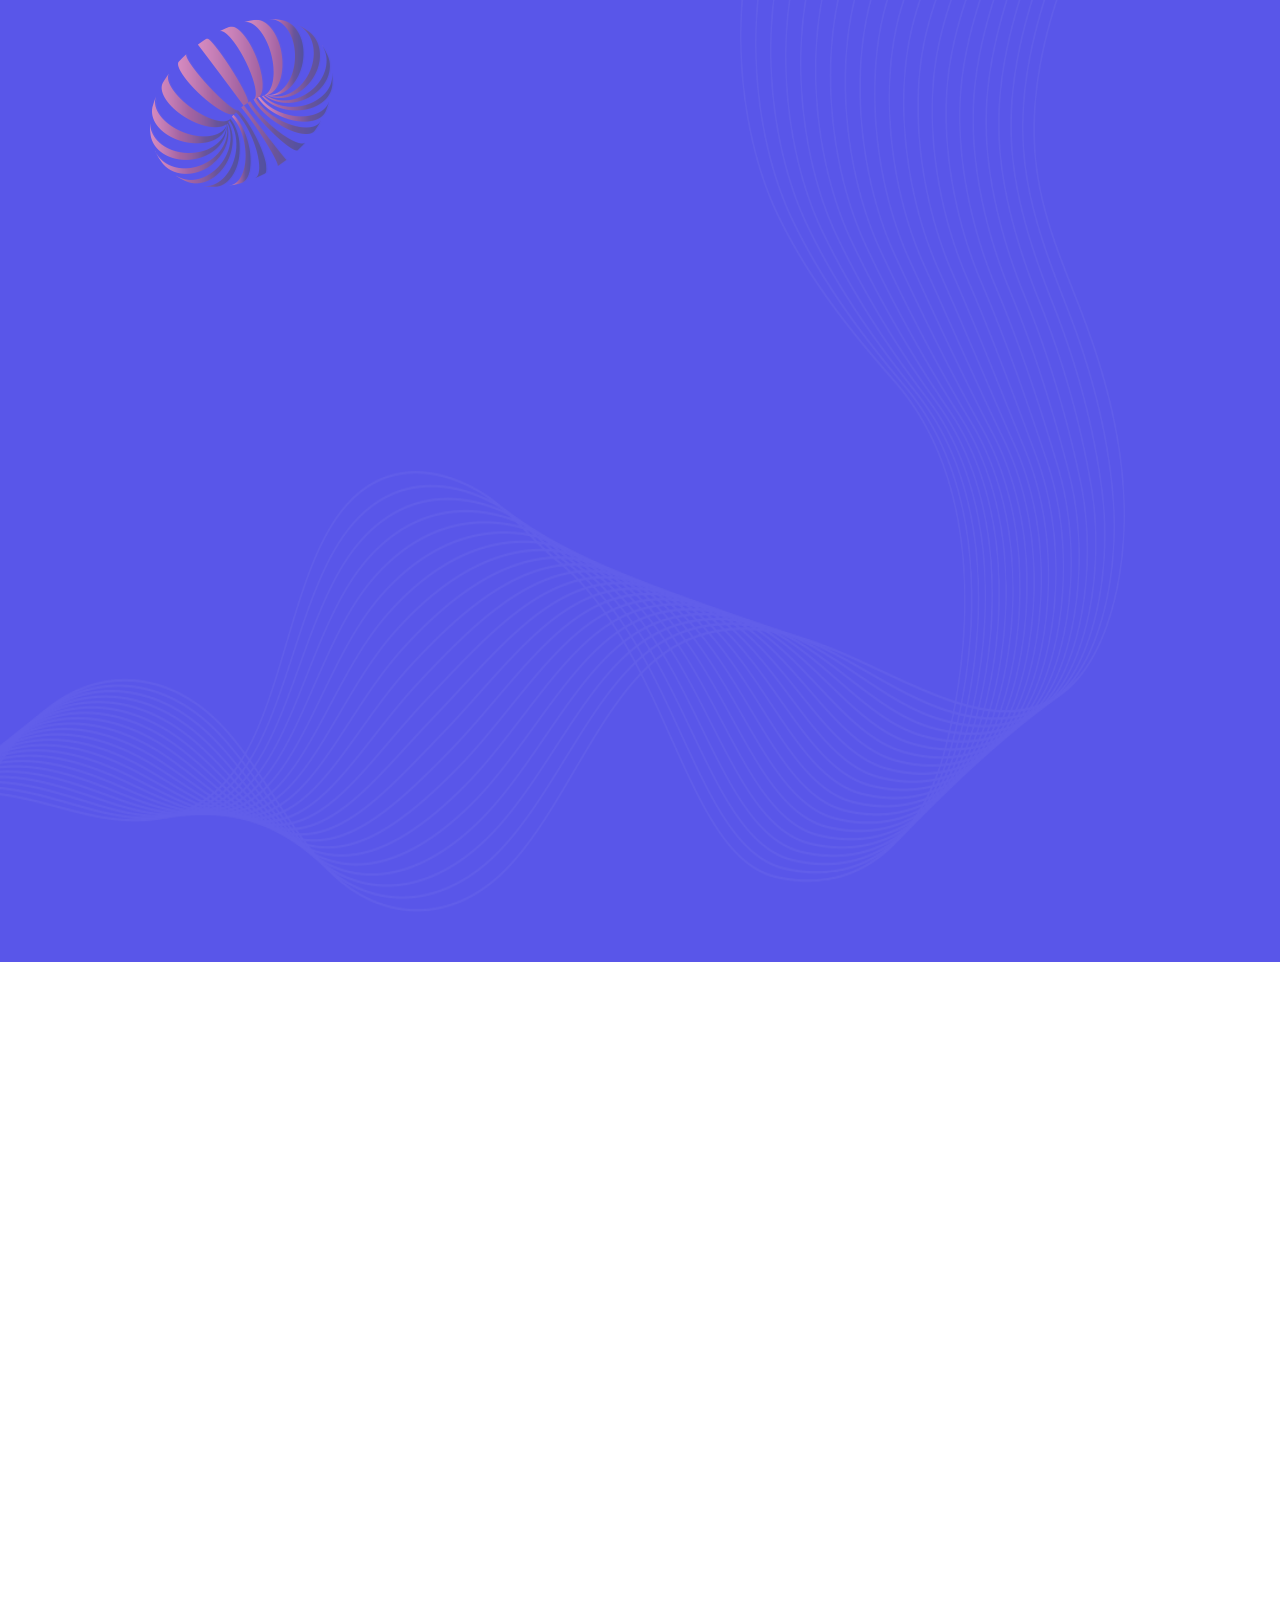
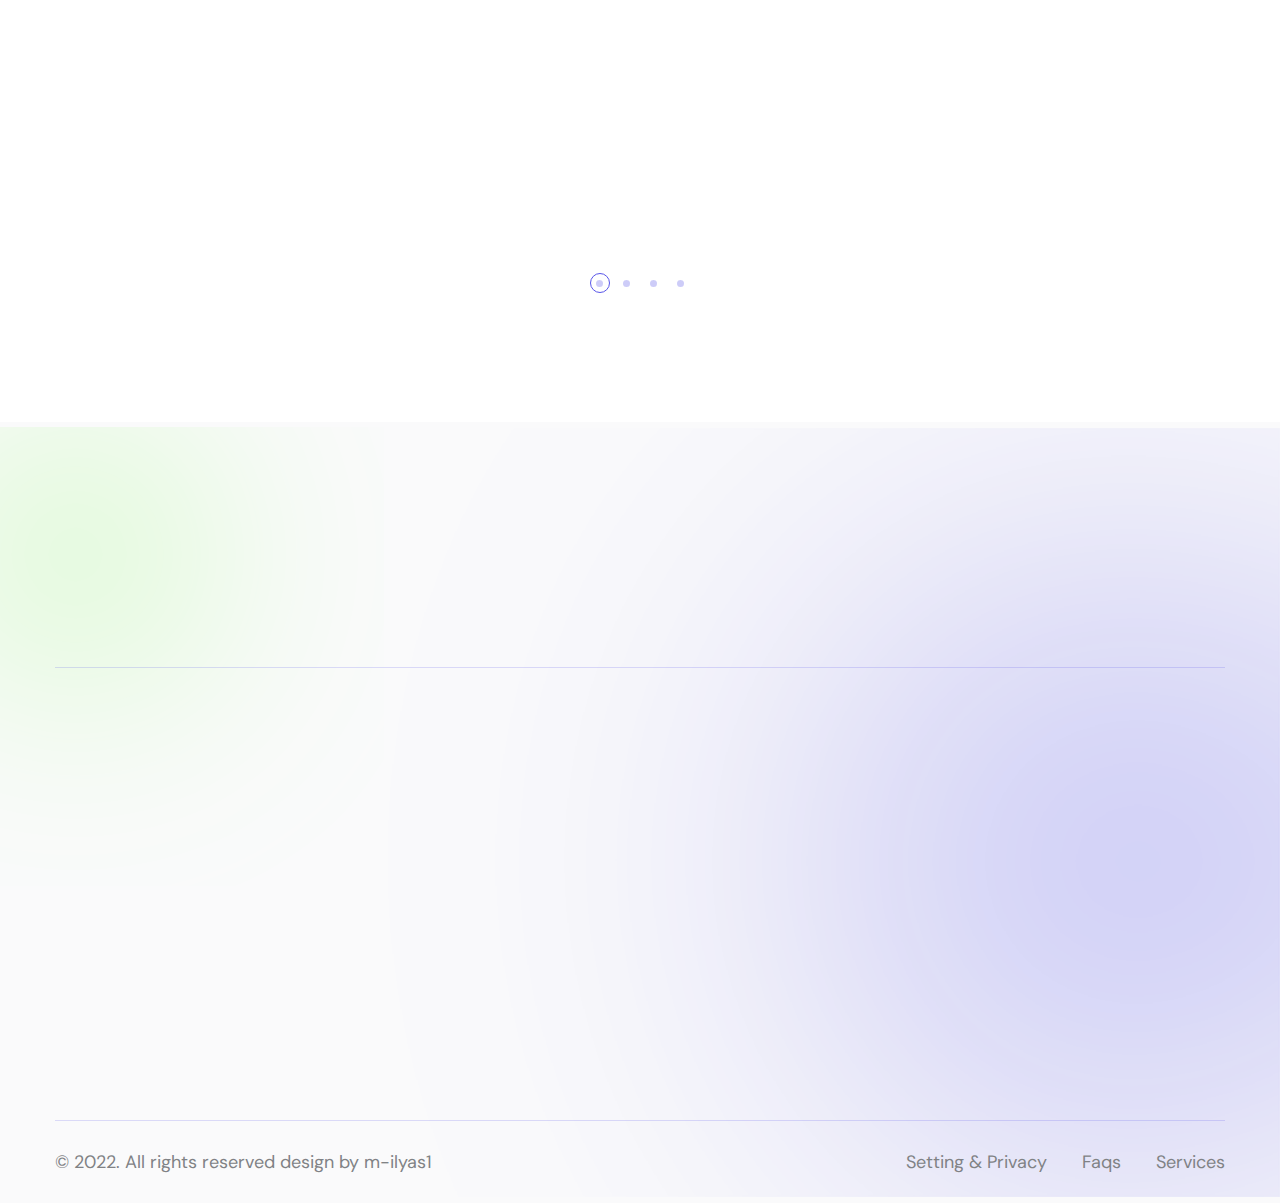
<file: services.html>
<!DOCTYPE html>
<html lang="en">
    
<!-- Mirrored from wpriverthemes.com/HTML/pixlab/services.html by HTTrack Website Copier/3.x [XR&CO'2014], Fri, 04 Apr 2025 15:25:24 GMT -->
<head>
        <!--====== Required meta tags ======-->
        <meta charset="utf-8">
        <meta http-equiv="x-ua-compatible" content="ie=edge">
        <meta name="description" content="">
        <meta name="viewport" content="width=device-width, initial-scale=1, shrink-to-fit=no">
        <!--====== Title ======-->
        <title>HD-ReceiverUpgrade</title>
        <!--====== Favicon Icon ======-->
        <link rel="shortcut icon" href="assets/images/favicon.ico" type="image/png">
        <!--====== Default css ======-->
        <link rel="stylesheet" href="assets/css/default.css">
        <!--====== Style css ======-->
        <link rel="stylesheet" href="assets/css/style.css">
        <!--====== Responsive css ======-->
        <link rel="stylesheet" href="assets/css/responsive.css">
    </head>
    <body>
        <!--====== Start Preloader ======-->
        <div class="preloader">
            <div class="loader">
                <div class="pre-shadow"></div>
                <div class="pre-box"></div>
            </div>
        </div>
        <!--====== End Preloader ======-->
        <!--====== offcanvas-panel ======-->
        <div class="offcanvas-panel">
            <div class="panel-overlay"></div>
            <div class="offcanvas-panel-inner">
                <div class="panel-logo">
                    <a href="index-2.html"><img src="assets/images/logo/logo-1.png" alt="Logo"></a>
                </div>
                <div class="about-us">
                    <h5 class="panel-widget-title">About Us</h5>
                    <p>
                        hdreceiverupgrade innovates digital solutions—web, apps & UX/UI design. We empower businesses with scalable tech, expert teams & client-focused excellence for a seamless digital future.
                    </p>
                </div>
                <div class="contact-us">
                    <h5 class="panel-widget-title">Contact Us</h5>
                    <ul>
                        <li>
                            <i class="fal fa-map-marker-alt"></i>
                            4435 Eberly AveBrookfield, IL 60513
                        </li>
                        <li>
                            <i class="fal fa-envelope-open"></i>
                            <a href="sales@12tribellc.com">sales@12tribellc.com</a>
                            <a href="sales@12tribellc.com">sales@12tribellc.com</a>
                        </li>
                        <li>
                            <i class="fal fa-phone"></i>
                            <a href="tel:(312) 940-1046">(312) 940-1046</a>
                            <a href="tel:(312) 940-1046">(312) 940-1046</a>
                        </li>
                    </ul>
                </div>
                <a href="#" class="panel-close"><i class="fal fa-times"></i></a>
            </div>
        </div><!--====== offcanvas-panel ======-->
        <!--====== Start Header Section ======-->
        <header class="theme-header transparent-header">
            <!-- header Navigation -->
            <div class="header-navigation navigation-style-v1">
                <div class="nav-overlay"></div>
                <div class="container-fluid">
                    <div class="primary-menu">
                        <div class="site-branding">
                            <a href="index.html" class="brand-logo"><img src="assets/images/logo/logo-1.png" alt="Site Logo"></a>
                        </div>
                        <div class="nav-menu">
                            <!-- Navbar Close -->
                            <div class="navbar-close"><i class="far fa-times"></i></div>
                            <!-- Nav Search -->
                            <div class="nav-search">
                                <form>
                                    <div class="form_group">
                                        <input type="email" class="form_control" placeholder="Search Here" name="email" required>
                                        <button class="search-btn"><i class="fas fa-search"></i></button>
                                    </div>
                                </form>
                            </div>
                            <!-- Main Menu -->
                            <nav class="main-menu">
                                <ul>
                                    <li class="menu-item"><a href="/index.html" class="nav-link">Home</a></li>
                                    <li class="menu-item"><a href="/services.html" class="nav-link">Services</a></li>
                                    <li class="menu-item"><a href="/projects.html" class="nav-link">Portfolio</a></li>
                                    
                                    <!-- <li class="menu-item has-children"><a href="#" class="nav-link">Pages</a>
                                        <ul class="sub-menu">
                                            <li><a href="about.html">About Us</a></li>
                                            <li><a href="team.html">Our Team</a></li>
                                            <li><a href="team-details.html">Team Details</a></li>
                                        </ul>
                                    </li> -->
                                    <li class="menu-item"><a href="blogs.html" class="nav-link">Blog</a></li>

                                    <li class="menu-item"><a href="contact.html" class="nav-link">Contact</a></li>
                                </ul>
                            </nav>
                        </div>
                        <div class="header-right-nav">
                            <ul>
                                <li class="bar-item"><a href="#"><img src="assets/images/dot.png" alt="dot"></a></li>
                                <li class="navbar-toggle-btn">
                                    <div class="navbar-toggler">
                                        <span></span>
                                        <span></span>
                                        <span></span>
                                    </div>
                                </li>
                            </ul>
                        </div>
                    </div>
                </div>
            </div>
        </header>
        <!--====== End Header Section ======-->
        <!--====== Start Page-banner section ======-->
        <section class="page-banner bg_cover position-relative z-1">
            <div class="shape shape-one scene"><span data-depth="1"><img src="assets/images/shape/shape-1.png" alt=""></span></div>
            <div class="shape shape-two scene"><span data-depth="2"><img src="assets/images/shape/shape-2.png" alt=""></span></div>
            <div class="shape shape-three scene"><span data-depth="3"><img src="assets/images/shape/shape-3.png" alt=""></span></div>
            <div class="shape shape-four scene"><span data-depth="4"><img src="assets/images/shape/shape-2.png" alt=""></span></div>
            <div class="container">
                <div class="row">
                    <div class="col-lg-6">
                        <div class="page-title">
                            <h1>Services</h1>
                            <ul class="breadcrumbs-link">
                                <li><a href="index-2.html">Home</a></li>
                                <li class="active">Services</li>
                            </ul>
                        </div>
                    </div>
                    <div class="col-lg-6">
                        <div class="page-banner-img">
                            <img src="assets/images/breadcrumb/img-2.jpg" alt="">
                        </div>
                    </div>
                </div>
            </div>
        </section><!--====== End Page-banner section ======-->
        <!--====== Start Fancy-text-block section ======-->
        <section class="fancy-text-block fancy-text-block-v2 pt-210 pb-90">
            <div class="container">
                <div class="row">
                    <div class="col-lg-6">
                        <div class="img-holder mb-50 wow fadeInLeft" data-wow-delay=".2s">
                            <img src="assets/images/about/img-5.png" alt="">
                        </div>
                    </div>
                    <div class="col-lg-6">
                        <div class="text-wrapper mb-50 wow fadeInRight" data-wow-delay=".4s">
                            <div class="section-title mb-30">
                                <span class="sub-title st-one">What We Do</span>
                                <h2>Build. Innovate. Elevate. Transform. Deliver.</h2>
                                <p class="blue-dark">Turning Ideas into Digital Reality</p>
                            </div>
                            <p>We craft powerful websites, intuitive apps, and seamless UX/UI designs to drive growth, engagement, and measurable results for your business.</p>
                            <a href="about.html" class="main-btn arrow-btn">Discover More</a>
                        </div>
                    </div>
                </div>
            </div>
        </section><!--====== End Fancy-text-block section ======-->
        <!--====== Start Service Section ======-->
        <section class="service-area pt-90 pb-80">
            <div class="container">
                <div class="row justify-content-center">
                    <div class="col-lg-8">
                        <div class="section-title text-center mb-55 wow fadeInUp">
                            <span class="sub-title st-one">Services</span>
                            <h2>Creative Design Solutions</h2>
                            <p>Professional Design Agency to provide solutions</p>
                        </div>
                    </div>
                </div>
                <div class="row justify-content-center">
                    <div class="col-lg-4 col-md-6 col-sm-12">
                        <div class="service-item service-style-one mb-40 wow fadeInDown" data-wow-delay=".3s">
                            <div class="icon">
                                <i class="flaticon-strategy"></i>
                            </div>
                            <div class="text">
                                <h3 class="title"><a href="service-details.html">Web Services</a></h3>
                                <ul class="list-style-two">
                                    <li>Engaging Websites</li>
                                    <li>Digital Optimization</li>
                                    <li>Enhanced Visibility</li>
                                </ul>
                                <a href="service-details.html" class="btn-link">Read More</a>
                            </div>
                        </div>
                    </div>
                    <div class="col-lg-4 col-md-6 col-sm-12">
                        <div class="service-item service-style-one mb-40 wow fadeInDown" data-wow-delay=".5s">
                            <div class="icon">
                                <i class="flaticon-design"></i>
                            </div>
                            <div class="text">
                                <h3 class="title"><a href="service-details.html">App Development</a></h3>
                                <ul class="list-style-two">
                                    <li>Mobile Apps</li>
                                    <li>Web Apps</li>
                                    <li>Precision Crafting</li>
                                </ul>
                                <a href="service-details.html" class="btn-link">Read More</a>
                            </div>
                        </div>
                    </div>
                    <div class="col-lg-4 col-md-6 col-sm-12">
                        <div class="service-item service-style-one mb-40 wow fadeInDown" data-wow-delay=".7s">
                            <div class="icon">
                                <i class="flaticon-source-code"></i>
                            </div>
                            <div class="text">
                                <h3 class="title"><a href="service-details.html">UX / UI Designing</a></h3>
                                <ul class="list-style-two">
                                    <li>Intuitive Interfaces</li>
                                    <li>User Engagement</li>
                                    <li>Seamless Experiences</li>
                                </ul>
                                <a href="service-details.html" class="btn-link">Read More</a>
                            </div>
                        </div>
                    </div>
                </div>
            </div>
        </section>
        <!--====== End Service Section ======-->
        <!--====== Start Counter Section ======-->
        <section class="counter-area counter-area-v1 pb-90">
            <div class="container">
                <div class="row justify-content-center">
                    <div class="col-lg-6">
                        <div class="section-title text-center mb-55 wow fadeInUp">
                            <span class="sub-title st-one">Agency Statistics</span>
                            <h2>Why People’s Like Us</h2>
                            <p>Professional Design Agency to provide solutions</p>
                        </div>
                    </div>
                </div>
                <div class="row no-gutters">
                    <div class="col-lg-3 col-md-6 col-sm-12">
                        <div class="counter-item mb-40 wow fadeInUp" data-wow-delay=".2s">
                            <div class="icon">
                                <i class="flaticon-start-up"></i>
                            </div>
                            <div class="text">
                                <h2 class="number"><span>256</span>+</h2>
                                <p>Project Complate</p>
                            </div>
                        </div>
                    </div>
                    <div class="col-lg-3 col-md-6 col-sm-12">
                        <div class="counter-item mb-40 wow fadeInUp" data-wow-delay=".3s">
                            <div class="icon">
                                <i class="flaticon-creativity"></i>
                            </div>
                            <div class="text">
                                <h2 class="number"><span>783</span>+</h2>
                                <p>Project Complate</p>
                            </div>
                        </div>
                    </div>
                    <div class="col-lg-3 col-md-6 col-sm-12">
                        <div class="counter-item mb-40 wow fadeInUp" data-wow-delay=".4s">
                            <div class="icon">
                                <i class="flaticon-medal"></i>
                            </div>
                            <div class="text">
                                <h2 class="number"><span>97</span>+</h2>
                                <p>Awards Winning</p>
                            </div>
                        </div>
                    </div>
                    <div class="col-lg-3 col-md-6 col-sm-12">
                        <div class="counter-item mb-40 wow fadeInUp" data-wow-delay=".5s">
                            <div class="icon">
                                <i class="flaticon-technical-support"></i>
                            </div>
                            <div class="text">
                                <h2 class="number"><span>35</span>+</h2>
                                <p>Years Of Experience</p>
                            </div>
                        </div>
                    </div>
                </div>
            </div>
        </section><!--====== End Counter Section ======-->
        <!--====== Start pricing section ======-->
        <section class="pricing-area pricing-area-v1 dark-blue-bg pattern-bg pt-130 pb-120">
            <div class="shape shape-one scene"><span data-depth="1"><img src="assets/images/shape/shape-9.png" alt=""></span></div>
            <div class="container">
                <div class="row justify-content-center">
                    <div class="col-lg-6">
                        <div class="section-title section-title-white text-center mb-55 wow fadeInUp">
                            <span class="sub-title st-one">Pricing Plan</span>
                            <h2>Pricing Package</h2>
                            <p>Professional Design Agency to provide solutions</p>
                        </div>    
                    </div>
                </div>
                <div class="row justify-content-center">
                    <div class="col-lg-4 col-md-6 col-sm-12">
                        <div class="pricing-item pricing-item-two bg-white mb-40 wow fadeInUp" data-wow-delay=".2s">
                            <div class="pricing-head text-center">
                                <span class="plan">Basic Plan</span>
                                <h2 class="price"><span class="currency">$</span>16.95</h2>
                            </div>
                            <div class="pricing-body">
                                <p>Sit amet consectetur adiising seddo eiusmod teme</p>
                                <ul class="pricing-list">
                                    <li class="check">Web Design</li>
                                    <li class="check">Web Development</li>
                                    <li class="check">SEO Optimizations</li>
                                    <li class="uncheck">Online Support</li>
                                    <li class="uncheck">Domain & Hosting</li>
                                </ul>
                                <a href="service-details.html" class="main-btn arrow-btn bordered-btn btn-blue">Choose Plan</a>
                            </div>
                        </div>
                    </div>
                    <div class="col-lg-4 col-md-6 col-sm-12">
                        <div class="pricing-item pricing-item-two bg-white mb-40 wow fadeInUp" data-wow-delay=".3s">
                            <div class="ribbon">Popular</div>
                            <div class="pricing-head text-center">
                                <span class="plan">Standard Plan</span>
                                <h2 class="price"><span class="currency">$</span>46.95</h2>
                            </div>
                            <div class="pricing-body">
                                <p>Sit amet consectetur adiising seddo eiusmod teme</p>
                                <ul class="pricing-list">
                                    <li class="check">Web Design</li>
                                    <li class="check">Web Development</li>
                                    <li class="check">SEO Optimizations</li>
                                    <li class="check">Online Support</li>
                                    <li class="check">Domain & Hosting</li>
                                </ul>
                                <a href="service-details.html" class="main-btn arrow-btn bordered-btn btn-blue">Choose Plan</a>
                            </div>
                        </div>
                    </div>
                    <div class="col-lg-4 col-md-6 col-sm-12">
                        <div class="pricing-item pricing-item-two bg-white mb-40 wow fadeInUp" data-wow-delay=".4s">
                            <div class="pricing-head text-center">
                                <span class="plan">Silver Plan</span>
                                <h2 class="price"><span class="currency">$</span>96.95</h2>
                            </div>
                            <div class="pricing-body">
                                <p>Sit amet consectetur adiising seddo eiusmod teme</p>
                                <ul class="pricing-list">
                                    <li class="check">Web Design</li>
                                    <li class="check">Web Development</li>
                                    <li class="check">SEO Optimizations</li>
                                    <li class="check">Online Support</li>
                                    <li class="check">Domain & Hosting</li>
                                </ul>
                                <a href="service-details.html" class="main-btn arrow-btn bordered-btn btn-blue">Choose Plan</a>
                            </div>
                        </div>
                    </div>
                </div>
            </div>
        </section><!--====== End pricing section ======-->
        <!--====== Start Portfolio section ======-->
        <section class="portfolio-area portfolio-area-v1 pt-130 pb-135">
            <div class="container">
                <div class="row justify-content-center">
                    <div class="col-lg-8">
                        <div class="section-title text-center mb-55 wow fadeInUp">
                            <span class="sub-title st-one">Latest Work</span>
                            <h2>Professional Experience</h2>
                            <p>Professional Design Agency to provide solutions</p>
                        </div>
                    </div>
                </div>
                <div class="portfolio-slider-one">
                    <div class="portfolio-item portfolio-style-one wow fadeInUp">
                        <div class="img-holder">
                            <img src="assets/images/portfolio/img-1.jpg" alt="Img">
                            <a href="assets/images/portfolio/img-1.jpg" class="portfolio-hover img-popup">
                                <div class="hover-content">
                                    <i class="far fa-plus"></i>
                                </div>
                            </a>
                        </div>
                        <div class="text">
                            <h3 class="title"><a href="project-details.html">Mobile UI Mockup</a></h3>
                            <a href="projects.html" class="cat-link">Creative Design</a>
                        </div>
                    </div>
                    <div class="portfolio-item portfolio-style-one wow fadeInUp">
                        <div class="img-holder">
                            <img src="assets/images/portfolio/img-2.jpg" alt="Img">
                            <a href="assets/images/portfolio/img-2.jpg" class="portfolio-hover img-popup">
                                <div class="hover-content">
                                    <i class="far fa-plus"></i>
                                </div>
                            </a>
                        </div>
                        <div class="text">
                            <h3 class="title"><a href="project-details.html">Landing Pages</a></h3>
                            <a href="projects.html" class="cat-link">Creative Design</a>
                        </div>
                    </div>
                    <div class="portfolio-item portfolio-style-one wow fadeInUp">
                        <div class="img-holder">
                            <img src="assets/images/portfolio/img-3.jpg" alt="Img">
                            <a href="assets/images/portfolio/img-3.jpg" class="portfolio-hover img-popup">
                                <div class="hover-content">
                                    <i class="far fa-plus"></i>
                                </div>
                            </a>
                        </div>
                        <div class="text">
                            <h3 class="title"><a href="project-details.html">Illustration Design</a></h3>
                            <a href="projects.html" class="cat-link">Creative Design</a>
                        </div>
                    </div>
                    <div class="portfolio-item portfolio-style-one wow fadeInUp">
                        <div class="img-holder">
                            <img src="assets/images/portfolio/img-4.jpg" alt="Img">
                            <a href="assets/images/portfolio/img-4.jpg" class="portfolio-hover img-popup">
                                <div class="hover-content">
                                    <i class="far fa-plus"></i>
                                </div>
                            </a>
                        </div>
                        <div class="text">
                            <h3 class="title"><a href="project-details.html">Dashboard Design</a></h3>
                            <a href="projects.html" class="cat-link">Creative Design</a>
                        </div>
                    </div>
                </div>
            </div>
        </section><!--====== End Portfolio section ======-->
        <!--====== Start Footer ======-->
        <footer class="footer-area page-footer light-gray-bg">
            <div class="container">
                <div class="footer-top pt-75 pb-40">
                    <div class="row align-items-center">
                        <div class="col-md-6">
                            <div class="footer-logo mb-40 wow fadeInLeft">
                                <img src="assets/images/logo/footer-logo-1.png" alt="Brand Logo">
                            </div>
                        </div>
                        <div class="col-md-6">
                            <div class="text-wrapper mb-40 wow fadeInRight">
                                <h3>Modern Solutionsd For 
                                    <span class="blue-dark">Creative Agency</span></h3>
                            </div>
                        </div>
                    </div>
                </div>
                <div class="footer-widget pt-70 pb-40">
                    <div class="row">
                        <div class="col-lg-3 col-md-6 col-sm-12">
                            <div class="widget footer-nav-widget mb-40 wow fadeInUp" data-wow-delay=".15s">
                                <h4 class="widget-title">Services</h4>
                                <ul class="widget-nav">
                                    <li><a href="services.html">UX/UI Design</a></li>
                                    <li><a href="services.html">Web Development</a></li>
                                    <li><a href="services.html">SEO Optimization</a></li>
                                    <li><a href="services.html">Product Design</a></li>
                                    <li><a href="services.html">Logo Design</a></li>
                                    <li><a href="services.html">Brand Design</a></li>
                                </ul>
                            </div>
                        </div>
                        <div class="col-lg-3 col-md-6 col-sm-12">
                            <div class="widget footer-nav-widget mb-40 wow fadeInUp" data-wow-delay=".15s">
                                <h4 class="widget-title">Links</h4>
                                <ul class="widget-nav">
                                    <li><a href="services.html">About Agency</a></li>
                                    <li><a href="services.html">Latest News & Blog</a></li>
                                    <li><a href="services.html">Meet The Team</a></li>
                                    <li><a href="services.html">Popular Services</a></li>
                                    <li><a href="services.html">Testimonials</a></li>
                                    <li><a href="services.html">Need a Career?</a></li>
                                </ul>
                            </div>
                        </div>
                        <div class="col-lg-2 col-md-6 col-sm-12">
                            <div class="widget social-widget mb-40 wow fadeInUp" data-wow-delay=".15s">
                                <h4 class="widget-title">Follow</h4>
                                <ul class="social-nav">
                                    <li><a href="#"><i class="fab fa-dribbble"></i>Dribbble</a></li>
                                    <li><a href="#"><i class="fab fa-instagram"></i>Instagram</a></li>
                                    <li><a href="#"><i class="fab fa-twitter"></i>Twitter</a></li>
                                    <li><a href="#"><i class="fab fa-behance"></i>Behance</a></li>
                                    <li><a href="#"><i class="fab fa-facebook-f"></i>Facebook</a></li>
                                    <li><a href="#"><i class="fab fa-medium-m"></i>Medium</a></li>
                                </ul>
                            </div>
                        </div>
                        <div class="col-lg-4 col-md-6 col-sm-12">
                            <div class="widget newsletter-widget mb-40 wow fadeInUp" data-wow-delay=".15s">
                                <div class="newsletter-content">
                                    <h3>Subscribe Our 
                                        Newsletter</h3>
                                    <p>Natus errorsit voluptatem accusa dolore
                                        mque quae <a href="#">abillo inventore verita</a> achitec 
                                        beatae vitae dicta sunt explicabo.</p>
                                    <form>
                                        <div class="form_group">
                                            <input type="email" class="form_control" placeholder="Email Address" name="email" required>
                                            <button class="main-btn">Sign Up</button>
                                        </div>
                                    </form>
                                </div>
                            </div>
                        </div>
                    </div>
                </div>
                <div class="footer-copyright">
                    <div class="row">
                        <div class="col-lg-6">
                            <div class="copyright-text">
                                <p>&copy; 2022. All rights reserved design by <a target="_blank" href="https://github.com/M-ilyas1">m-ilyas1</a></p>
                            </div>
                        </div>
                        <div class="col-lg-6">
                            <div class="footer-nav float-lg-right">
                                <ul>
                                    <li><a href="/services.html">Setting & Privacy </a></li>
                                    <li><a href="/services.html">Faqs</a></li>
                                    <li><a href="/services.html">Services</a></li>
                                </ul>
                            </div>
                        </div>
                    </div>
                </div>
            </div>
        </footer><!--====== End Footer ======-->
        <!--====== back-to-top ======-->
        <a href="#" class="back-to-top" ><i class="far fa-angle-up"></i></a>
        <!--====== Jquery js ======-->
        <script src="assets/vendor/jquery-3.6.0.min.js"></script>
        <!--====== Bootstrap js ======-->
        <script src="assets/vendor/popper/popper.min.js"></script>
        <!--====== Bootstrap js ======-->
        <script src="assets/vendor/bootstrap/js/bootstrap.min.js"></script>
        <!--====== Slick js ======-->
        <script src="assets/vendor/slick/slick.min.js"></script>
        <!--====== Magnific js ======-->
        <script src="assets/vendor/magnific-popup/dist/jquery.magnific-popup.min.js"></script>
        <!--====== Isotope js ======-->
        <script src="assets/vendor/isotope.min.js"></script>
        <!--====== Imagesloaded js ======-->
        <script src="assets/vendor/imagesloaded.min.js"></script>
        <!--====== Counterup js ======-->
        <script src="assets/vendor/jquery.counterup.min.js"></script>
        <!--====== Waypoints js ======-->
        <script src="assets/vendor/jquery.waypoints.js"></script>
        <!--====== Nice-select js ======-->
        <script src="assets/vendor/nice-select/js/jquery.nice-select.min.js"></script>
        <!--====== WOW js ======-->
        <script src="assets/vendor/wow.min.js"></script>
        <!--====== Parallax js ======-->
        <script src="assets/vendor/parallax.min.js"></script>
        <!--====== Main js ======-->
        <script src="assets/js/theme.js"></script>
    </body>

<!-- Mirrored from wpriverthemes.com/HTML/pixlab/services.html by HTTrack Website Copier/3.x [XR&CO'2014], Fri, 04 Apr 2025 15:25:26 GMT -->
</html>
</file>
<file: assets/css/default.css>
/*---------------------------------------
    - Margin & Padding
-----------------------------------------*/
/*-- Margin Top --*/
.mt-5 {
  margin-top: 5px; }

.mt-10 {
  margin-top: 10px; }

.mt-15 {
  margin-top: 15px; }

.mt-20 {
  margin-top: 20px; }

.mt-25 {
  margin-top: 25px; }

.mt-30 {
  margin-top: 30px; }

.mt-35 {
  margin-top: 35px; }

.mt-40 {
  margin-top: 40px; }

.mt-45 {
  margin-top: 45px; }

.mt-50 {
  margin-top: 50px; }

.mt-55 {
  margin-top: 55px; }

.mt-60 {
  margin-top: 60px; }

.mt-65 {
  margin-top: 65px; }

.mt-70 {
  margin-top: 70px; }

.mt-75 {
  margin-top: 75px; }

.mt-80 {
  margin-top: 80px; }

.mt-85 {
  margin-top: 85px; }

.mt-90 {
  margin-top: 90px; }

.mt-95 {
  margin-top: 95px; }

.mt-100 {
  margin-top: 100px; }

.mt-105 {
  margin-top: 105px; }

.mt-110 {
  margin-top: 110px; }

.mt-115 {
  margin-top: 115px; }

.mt-120 {
  margin-top: 120px; }

.mt-125 {
  margin-top: 125px; }

.mt-130 {
  margin-top: 130px; }

.mt-135 {
  margin-top: 135px; }

.mt-140 {
  margin-top: 140px; }

.mt-145 {
  margin-top: 145px; }

.mt-150 {
  margin-top: 150px; }

.mt-155 {
  margin-top: 155px; }

.mt-160 {
  margin-top: 160px; }

.mt-165 {
  margin-top: 165px; }

.mt-170 {
  margin-top: 170px; }

.mt-175 {
  margin-top: 175px; }

.mt-180 {
  margin-top: 180px; }

.mt-185 {
  margin-top: 185px; }

.mt-190 {
  margin-top: 190px; }

.mt-195 {
  margin-top: 195px; }

.mt-200 {
  margin-top: 200px; }

.mt-205{
  margin-top: 205px;
}
.mt-210{
  margin-top: 210px;
}
.mt-215{
  margin-top: 215px;
}
.mt-220{
  margin-top: 220px;
}
.mt-225{
  margin-top: 225px;
}
.mt-230{
  margin-top: 230px;
}
.mt-235{
  margin-top: 235px;
}
.mt-240{
  margin-top: 240px;
}
.mt-245{
  margin-top: 245px;
}
.mt-250{
  margin-top: 250px;
}
.mt-255{
  margin-top: 255px;
}
.mt-260{
  margin-top: 260px;
}
.mt-265{
  margin-top: 265px;
}
.mt-270{
  margin-top: 270px;
}
.mt-275{
  margin-top: 275px;
}
.mt-280{
  margin-top: 280px;
}
.mt-285{
  margin-top: 285px;
}
.mt-290{
  margin-top: 290px;
}
.mt-295{
  margin-top: 295px;
}
.mt-300{
  margin-top: 300px;
}
/*-- Margin Bottom --*/
.mb-5 {
  margin-bottom: 5px; }

.mb-10 {
  margin-bottom: 10px; }

.mb-15 {
  margin-bottom: 15px; }

.mb-20 {
  margin-bottom: 20px; }

.mb-25 {
  margin-bottom: 25px; }

.mb-30 {
  margin-bottom: 30px; }

.mb-35 {
  margin-bottom: 35px; }

.mb-40 {
  margin-bottom: 40px; }

.mb-45 {
  margin-bottom: 45px; }

.mb-50 {
  margin-bottom: 50px; }

.mb-55 {
  margin-bottom: 55px; }

.mb-60 {
  margin-bottom: 60px; }

.mb-65 {
  margin-bottom: 65px; }

.mb-70 {
  margin-bottom: 70px; }

.mb-75 {
  margin-bottom: 75px; }

.mb-80 {
  margin-bottom: 80px; }

.mb-85 {
  margin-bottom: 85px; }

.mb-90 {
  margin-bottom: 90px; }

.mb-95 {
  margin-bottom: 95px; }

.mb-100 {
  margin-bottom: 100px; }

.mb-105 {
  margin-bottom: 105px; }

.mb-110 {
  margin-bottom: 110px; }

.mb-115 {
  margin-bottom: 115px; }

.mb-120 {
  margin-bottom: 120px; }

.mb-125 {
  margin-bottom: 125px; }

.mb-130 {
  margin-bottom: 130px; }

.mb-135 {
  margin-bottom: 135px; }

.mb-140 {
  margin-bottom: 140px; }

.mb-145 {
  margin-bottom: 145px; }

.mb-150 {
  margin-bottom: 150px; }

.mb-155 {
  margin-bottom: 155px; }

.mb-160 {
  margin-bottom: 160px; }

.mb-165 {
  margin-bottom: 165px; }

.mb-170 {
  margin-bottom: 170px; }

.mb-175 {
  margin-bottom: 175px; }

.mb-180 {
  margin-bottom: 180px; }

.mb-185 {
  margin-bottom: 185px; }

.mb-190 {
  margin-bottom: 190px; }

.mb-195 {
  margin-bottom: 195px; }

.mb-200 {
  margin-bottom: 200px; }

.mb-205 {
  margin-bottom: 205px; }

.mb-210 {
  margin-bottom: 210px; }

.mb-215 {
  margin-bottom: 215px; }

.mb-220 {
  margin-bottom: 220px; }

.mb-225 {
  margin-bottom: 225px; }

.mb-230 {
  margin-bottom: 230px; }

.mb-235 {
  margin-bottom: 235px; }

.mb-240 {
  margin-bottom: 240px; }

.mb-245 {
  margin-bottom: 245px; }

.mb-250 {
  margin-bottom: 250px; }

.mb-255 {
  margin-bottom: 255px; }

.mb-260 {
  margin-bottom: 260px; }

.mb-265 {
  margin-bottom: 265px; }

.mb-270 {
  margin-bottom: 270px; }

.mb-275 {
  margin-bottom: 275px; }

.mb-280 {
  margin-bottom: 280px; }

.mb-285 {
  margin-bottom: 285px; }

.mb-290 {
  margin-bottom: 290px; }

.mb-295 {
  margin-bottom: 295px; }

.mb-300 {
  margin-bottom: 300px; }

/*-- Margin Left --*/
.ml-5 {
  margin-left: 5px; }

.ml-10 {
  margin-left: 10px; }

.ml-15 {
  margin-left: 15px; }

.ml-20 {
  margin-left: 20px; }

.ml-25 {
  margin-left: 25px; }

.ml-30 {
  margin-left: 30px; }

.ml-35 {
  margin-left: 35px; }

.ml-40 {
  margin-left: 40px; }

.ml-45 {
  margin-left: 45px; }

.ml-50 {
  margin-left: 50px; }

.ml-55 {
  margin-left: 55px; }

.ml-60 {
  margin-left: 60px; }

.ml-65 {
  margin-left: 65px; }

.ml-70 {
  margin-left: 70px; }

.ml-75 {
  margin-left: 75px; }

.ml-80 {
  margin-left: 80px; }

.ml-85 {
  margin-left: 85px; }

.ml-90 {
  margin-left: 90px; }

.ml-95 {
  margin-left: 95px; }

.ml-100 {
  margin-left: 100px; }

.ml-105 {
  margin-left: 105px; }

.ml-110 {
  margin-left: 110px; }

.ml-115 {
  margin-left: 115px; }

.ml-120 {
  margin-left: 120px; }

.ml-125 {
  margin-left: 125px; }

.ml-130 {
  margin-left: 130px; }

.ml-135 {
  margin-left: 135px; }

.ml-140 {
  margin-left: 140px; }

.ml-145 {
  margin-left: 145px; }

.ml-150 {
  margin-left: 150px; }

.ml-155 {
  margin-left: 155px; }

.ml-160 {
  margin-left: 160px; }

.ml-165 {
  margin-left: 165px; }

.ml-170 {
  margin-left: 170px; }

.ml-175 {
  margin-left: 175px; }

.ml-180 {
  margin-left: 180px; }

.ml-185 {
  margin-left: 185px; }

.ml-190 {
  margin-left: 190px; }

.ml-195 {
  margin-left: 195px; }

.ml-200 {
  margin-left: 200px; }

.ml-205{
  margin-left: 205px;
}
.ml-210{
  margin-left: 210px;
}
.ml-215{
  margin-left: 215px;
}
.ml-220{
  margin-left: 220px;
}
.ml-225{
  margin-left: 225px;
}
.ml-230{
  margin-left: 230px;
}
.ml-235{
  margin-left: 235px;
}
.ml-240{
  margin-left: 240px;
}
.ml-245{
  margin-left: 245px;
}
.ml-250{
  margin-left: 250px;
}
.ml-255{
  margin-left: 255px;
}
.ml-260{
  margin-left: 260px;
}
.ml-265{
  margin-left: 265px;
}
.ml-270{
  margin-left: 270px;
}
.ml-275{
  margin-left: 275px;
}
.ml-280{
  margin-left: 280px;
}
.ml-285{
  margin-left: 285px;
}
.ml-290{
  margin-left: 290px;
}
.ml-295{
  margin-left: 295px;
}
.ml-300{
  margin-left: 300px;
}
/*-- Margin Right --*/
.mr-5 {
  margin-right: 5px; }

.mr-10 {
  margin-right: 10px; }

.mr-15 {
  margin-right: 15px; }

.mr-20 {
  margin-right: 20px; }

.mr-25 {
  margin-right: 25px; }

.mr-30 {
  margin-right: 30px; }

.mr-35 {
  margin-right: 35px; }

.mr-40 {
  margin-right: 40px; }

.mr-45 {
  margin-right: 45px; }

.mr-50 {
  margin-right: 50px; }

.mr-55 {
  margin-right: 55px; }

.mr-60 {
  margin-right: 60px; }

.mr-65 {
  margin-right: 65px; }

.mr-70 {
  margin-right: 70px; }

.mr-75 {
  margin-right: 75px; }

.mr-80 {
  margin-right: 80px; }

.mr-85 {
  margin-right: 85px; }

.mr-90 {
  margin-right: 90px; }

.mr-95 {
  margin-right: 95px; }

.mr-100 {
  margin-right: 100px; }

.mr-105 {
  margin-right: 105px; }

.mr-110 {
  margin-right: 110px; }

.mr-115 {
  margin-right: 115px; }

.mr-120 {
  margin-right: 120px; }

.mr-125 {
  margin-right: 125px; }

.mr-130 {
  margin-right: 130px; }

.mr-135 {
  margin-right: 135px; }

.mr-140 {
  margin-right: 140px; }

.mr-145 {
  margin-right: 145px; }

.mr-150 {
  margin-right: 150px; }

.mr-155 {
  margin-right: 155px; }

.mr-160 {
  margin-right: 160px; }

.mr-165 {
  margin-right: 165px; }

.mr-170 {
  margin-right: 170px; }

.mr-175 {
  margin-right: 175px; }

.mr-180 {
  margin-right: 180px; }

.mr-185 {
  margin-right: 185px; }

.mr-190 {
  margin-right: 190px; }

.mr-195 {
  margin-right: 195px; }

.mr-200 {
  margin-right: 200px; }

.mr-205{
  margin-right: 205px;
}
.mr-210{
  margin-right: 210px;
}
.mr-215{
  margin-right: 215px;
}
.mr-220{
  margin-right: 220px;
}
.mr-225{
  margin-right: 225px;
}
.mr-230{
  margin-right: 230px;
}
.mr-235{
  margin-right: 235px;
}
.mr-240{
  margin-right: 240px;
}
.mr-245{
  margin-right: 245px;
}
.mr-250{
  margin-right: 250px;
}
.mr-255{
  margin-right: 255px;
}
.mr-260{
  margin-right: 260px;
}
.mr-265{
  margin-right: 265px;
}
.mr-270{
  margin-right: 270px;
}
.mr-275{
  margin-right: 275px;
}
.mr-280{
  margin-right: 280px;
}
.mr-285{
  margin-right: 285px;
}
.mr-290{
  margin-right: 290px;
}
.mr-295{
  margin-right: 295px;
}
.mr-300{
  margin-right: 300px;
}
/*-- Padding Top --*/
.pt-5 {
  padding-top: 5px; }

.pt-10 {
  padding-top: 10px; }

.pt-15 {
  padding-top: 15px; }

.pt-20 {
  padding-top: 20px; }

.pt-25 {
  padding-top: 25px; }

.pt-30 {
  padding-top: 30px; }

.pt-35 {
  padding-top: 35px; }

.pt-40 {
  padding-top: 40px; }

.pt-45 {
  padding-top: 45px; }

.pt-50 {
  padding-top: 50px; }

.pt-55 {
  padding-top: 55px; }

.pt-60 {
  padding-top: 60px; }

.pt-65 {
  padding-top: 65px; }

.pt-70 {
  padding-top: 70px; }

.pt-75 {
  padding-top: 75px; }

.pt-80 {
  padding-top: 80px; }

.pt-85 {
  padding-top: 85px; }

.pt-90 {
  padding-top: 90px; }

.pt-95 {
  padding-top: 95px; }

.pt-100 {
  padding-top: 100px; }

.pt-105 {
  padding-top: 105px; }

.pt-110 {
  padding-top: 110px; }

.pt-115 {
  padding-top: 115px; }

.pt-120 {
  padding-top: 120px; }

.pt-125 {
  padding-top: 125px; }

.pt-130 {
  padding-top: 130px; }

.pt-135 {
  padding-top: 135px; }

.pt-140 {
  padding-top: 140px; }

.pt-145 {
  padding-top: 145px; }

.pt-150 {
  padding-top: 150px; }

.pt-155 {
  padding-top: 155px; }

.pt-160 {
  padding-top: 160px; }

.pt-165 {
  padding-top: 165px; }

.pt-170 {
  padding-top: 170px; }

.pt-175 {
  padding-top: 175px; }

.pt-180 {
  padding-top: 180px; }

.pt-185 {
  padding-top: 185px; }

.pt-190 {
  padding-top: 190px; }

.pt-195 {
  padding-top: 195px; }

.pt-200 {
  padding-top: 200px; }

.pt-205 {
  padding-top: 205px; }

.pt-210 {
  padding-top: 210px; }

.pt-215 {
  padding-top: 215px; }

.pt-220 {
  padding-top: 220px; }

.pt-225 {
  padding-top: 225px; }

.pt-230 {
  padding-top: 230px; }

.pt-235 {
  padding-top: 235px; }

.pt-240 {
  padding-top: 240px; }

.pt-245 {
  padding-top: 245px; }

.pt-250 {
  padding-top: 250px; }

.pt-255 {
  padding-top: 255px; }

.pt-260 {
  padding-top: 260px; }

.pt-265 {
  padding-top: 265px; }

.pt-270 {
  padding-top: 270px; }

.pt-275 {
  padding-top: 275px; }

.pt-280 {
  padding-top: 280px; }

.pt-285 {
  padding-top: 285px; }

.pt-290 {
  padding-top: 290px; }

.pt-295 {
  padding-top: 295px; }

.pt-300 {
  padding-top: 300px; }

/*-- Padding Bottom --*/
.pb-5 {
  padding-bottom: 5px; }

.pb-10 {
  padding-bottom: 10px; }

.pb-15 {
  padding-bottom: 15px; }

.pb-20 {
  padding-bottom: 20px; }

.pb-25 {
  padding-bottom: 25px; }

.pb-30 {
  padding-bottom: 30px; }

.pb-35 {
  padding-bottom: 35px; }

.pb-40 {
  padding-bottom: 40px; }

.pb-45 {
  padding-bottom: 45px; }

.pb-50 {
  padding-bottom: 50px; }

.pb-55 {
  padding-bottom: 55px; }

.pb-60 {
  padding-bottom: 60px; }

.pb-65 {
  padding-bottom: 65px; }

.pb-70 {
  padding-bottom: 70px; }

.pb-75 {
  padding-bottom: 75px; }

.pb-80 {
  padding-bottom: 80px; }

.pb-85 {
  padding-bottom: 85px; }

.pb-90 {
  padding-bottom: 90px; }

.pb-95 {
  padding-bottom: 95px; }

.pb-100 {
  padding-bottom: 100px; }

.pb-105 {
  padding-bottom: 105px; }

.pb-110 {
  padding-bottom: 110px; }

.pb-115 {
  padding-bottom: 115px; }

.pb-120 {
  padding-bottom: 120px; }

.pb-125 {
  padding-bottom: 125px; }

.pb-130 {
  padding-bottom: 130px; }

.pb-135 {
  padding-bottom: 135px; }

.pb-140 {
  padding-bottom: 140px; }

.pb-145 {
  padding-bottom: 145px; }

.pb-150 {
  padding-bottom: 150px; }

.pb-155 {
  padding-bottom: 155px; }

.pb-160 {
  padding-bottom: 160px; }

.pb-165 {
  padding-bottom: 165px; }

.pb-170 {
  padding-bottom: 170px; }

.pb-175 {
  padding-bottom: 175px; }

.pb-180 {
  padding-bottom: 180px; }

.pb-185 {
  padding-bottom: 185px; }

.pb-190 {
  padding-bottom: 190px; }

.pb-195 {
  padding-bottom: 195px; }

.pb-200 {
  padding-bottom: 200px; }

.pb-205 {
  padding-bottom: 205px; }

.pb-210 {
  padding-bottom: 210px; }

.pb-215 {
  padding-bottom: 215px; }

.pb-220 {
  padding-bottom: 220px; }

.pb-225 {
  padding-bottom: 225px; }

.pb-230 {
  padding-bottom: 230px; }

.pb-235 {
  padding-bottom: 235px; }

.pb-240 {
  padding-bottom: 240px; }

.pb-245 {
  padding-bottom: 245px; }

.pb-250 {
  padding-bottom: 250px; }

.pb-255 {
  padding-bottom: 255px; }

.pb-260 {
  padding-bottom: 260px; }

.pb-265 {
  padding-bottom: 265px; }

.pb-270 {
  padding-bottom: 270px; }

.pb-275 {
  padding-bottom: 275px; }

.pb-280 {
  padding-bottom: 280px; }

.pb-285 {
  padding-bottom: 285px; }

.pb-290 {
  padding-bottom: 290px; }

.pb-295 {
  padding-bottom: 295px; }

.pb-300 {
  padding-bottom: 300px; }

/*-- Padding Left --*/
.pl-5 {
  padding-left: 5px; }

.pl-10 {
  padding-left: 10px; }

.pl-15 {
  padding-left: 15px; }

.pl-20 {
  padding-left: 20px; }

.pl-25 {
  padding-left: 25px; }

.pl-30 {
  padding-left: 30px; }

.pl-35 {
  padding-left: 35px; }

.pl-40 {
  padding-left: 40px; }

.pl-45 {
  padding-left: 45px; }

.pl-50 {
  padding-left: 50px; }

.pl-55 {
  padding-left: 55px; }

.pl-60 {
  padding-left: 60px; }

.pl-65 {
  padding-left: 65px; }

.pl-70 {
  padding-left: 70px; }

.pl-75 {
  padding-left: 75px; }

.pl-80 {
  padding-left: 80px; }

.pl-85 {
  padding-left: 85px; }

.pl-90 {
  padding-left: 90px; }

.pl-95 {
  padding-left: 95px; }

.pl-100 {
  padding-left: 100px; }

.pl-105 {
  padding-left: 105px; }

.pl-110 {
  padding-left: 110px; }

.pl-115 {
  padding-left: 115px; }

.pl-120 {
  padding-left: 120px; }

.pl-125 {
  padding-left: 125px; }

.pl-130 {
  padding-left: 130px; }

.pl-135 {
  padding-left: 135px; }

.pl-140 {
  padding-left: 140px; }

.pl-145 {
  padding-left: 145px; }

.pl-150 {
  padding-left: 150px; }

.pl-155 {
  padding-left: 155px; }

.pl-160 {
  padding-left: 160px; }

.pl-165 {
  padding-left: 165px; }

.pl-170 {
  padding-left: 170px; }

.pl-175 {
  padding-left: 175px; }

.pl-180 {
  padding-left: 180px; }

.pl-185 {
  padding-left: 185px; }

.pl-190 {
  padding-left: 190px; }

.pl-195 {
  padding-left: 195px; }

.pl-200 {
  padding-left: 200px; }

.pl-205 {
  padding-left: 205px; }

.pl-210 {
  padding-left: 210px; }

.pl-215 {
  padding-left: 215px; }

.pl-220 {
  padding-left: 220px; }

.pl-225 {
  padding-left: 225px; }

.pl-230 {
  padding-left: 230px; }

.pl-235 {
  padding-left: 235px; }

.pl-240 {
  padding-left: 240px; }

.pl-245 {
  padding-left: 245px; }

.pl-250 {
  padding-left: 250px; }

.pl-255 {
  padding-left: 255px; }

.pl-260 {
  padding-left: 260px; }

.pl-265 {
  padding-left: 265px; }

.pl-270 {
  padding-left: 270px; }

.pl-275 {
  padding-left: 275px; }

.pl-280 {
  padding-left: 280px; }

.pl-285 {
  padding-left: 285px; }

.pl-290 {
  padding-left: 290px; }

.pl-295 {
  padding-left: 295px; }

.pl-300 {
  padding-left: 300px; }
/*-- Padding Right --*/
.pr-5 {
  padding-right: 5px; }

.pr-10 {
  padding-right: 10px; }

.pr-15 {
  padding-right: 15px; }

.pr-20 {
  padding-right: 20px; }

.pr-25 {
  padding-right: 25px; }

.pr-30 {
  padding-right: 30px; }

.pr-35 {
  padding-right: 35px; }

.pr-40 {
  padding-right: 40px; }

.pr-45 {
  padding-right: 45px; }

.pr-50 {
  padding-right: 50px; }

.pr-55 {
  padding-right: 55px; }

.pr-60 {
  padding-right: 60px; }

.pr-65 {
  padding-right: 65px; }

.pr-70 {
  padding-right: 70px; }

.pr-75 {
  padding-right: 75px; }

.pr-80 {
  padding-right: 80px; }

.pr-85 {
  padding-right: 85px; }

.pr-90 {
  padding-right: 90px; }

.pr-95 {
  padding-right: 95px; }

.pr-100 {
  padding-right: 100px; }

.pr-105 {
  padding-right: 105px; }

.pr-110 {
  padding-right: 110px; }

.pr-115 {
  padding-right: 115px; }

.pr-120 {
  padding-right: 120px; }

.pr-125 {
  padding-right: 125px; }

.pr-130 {
  padding-right: 130px; }

.pr-135 {
  padding-right: 135px; }

.pr-140 {
  padding-right: 140px; }

.pr-145 {
  padding-right: 145px; }

.pr-150 {
  padding-right: 150px; }

.pr-155 {
  padding-right: 155px; }

.pr-160 {
  padding-right: 160px; }

.pr-165 {
  padding-right: 165px; }

.pr-170 {
  padding-right: 170px; }

.pr-175 {
  padding-right: 175px; }

.pr-180 {
  padding-right: 180px; }

.pr-185 {
  padding-right: 185px; }

.pr-190 {
  padding-right: 190px; }

.pr-195 {
  padding-right: 195px; }

.pr-200 {
  padding-right: 200px; }

.pr-205 {
  padding-right: 205px; }

.pr-210 {
  padding-right: 210px; }

.pr-215 {
  padding-right: 215px; }

.pr-220 {
  padding-right: 220px; }

.pr-225 {
  padding-right: 225px; }

.pr-230 {
  padding-right: 230px; }

.pr-235 {
  padding-right: 235px; }

.pr-240 {
  padding-right: 240px; }

.pr-245 {
  padding-right: 245px; }

.pr-250 {
  padding-right: 250px; }

.pr-255 {
  padding-right: 255px; }

.pr-260 {
  padding-right: 260px; }

.pr-265 {
  padding-right: 265px; }

.pr-270 {
  padding-right: 270px; }

.pr-275 {
  padding-right: 275px; }

.pr-280 {
  padding-right: 280px; }

.pr-285 {
  padding-right: 285px; }

.pr-290 {
  padding-right: 290px; }

.pr-295 {
  padding-right: 295px; }

.pr-300 {
  padding-right: 300px; }
</file>
<file: assets/css/style.css>
/*-----------------------------------------------------------------------------------

    Template Name: Pixlab - Creative Agency HTML Template
    Description: Pixlab – Creative Agency HTML Template have an awesome design for a website of Agency, Web Studio, Blog, Gallery Photo, Corporate Company, Community and other. It’s the clean, modern and beautiful grid-based template.
    Author:  Wordpressriver
    Author URI: https://themeforest.net/user/wordpressriver
    Version: 1.0

----------------------------------------------------------------------------------
    ===================
        CSS INDEX
    ===================

    
    01. Start Common  css
    02. Start Header css
    03. Hero css
    04. About css
    05. Service css
    06. Portfolio css
    07. Counter css
    08. Testimonial css
    09. CTA Section css
    10. Pricing css
    11. Team  css
    12. Skill  css
    13. Elements  css
    14. Blog Section css
    15. Contact css
    16. Footer css

----------------------------------------------------------------------------------*/


/*---==========================
   01. Start Common  css 
=========================---*/
/* Google Font */
@import url('https://fonts.googleapis.com/css2?family=DM+Sans:wght@400;500;700&amp;display=swap');

/* Animate css */
@import url(../vendor/animate.css);
/* Flaticon css */
@import url(../fonts/flaticon/flaticon.css);
/* Fontawesome css */
@import url(../fonts/fontawesome/css/all.min.css);
/* Bootstrap css */
@import url(../vendor/bootstrap/css/bootstrap.min.css);
/* Slick css */
@import url(../vendor/slick/slick.css);
/* Magnific css */
@import url(../vendor/magnific-popup/dist/magnific-popup.css);
/* Nice-select css */
@import url(../vendor/nice-select/css/nice-select.css);

/* Root css */
:root {
	--text-color: #808285;
	--heading: #191919;
    --blue-dark: #5956e9;
	--light-gray: #fafafb;
	--dmsans: 'DM Sans', sans-serif;
}
*{
    margin: 0;
    padding: 0;
    -webkit-box-sizing: border-box;
            box-sizing: border-box;
}
html{
    font-size: 100%;
}
a{
    color: inherit;
    text-decoration: none;
    -webkit-transition: all .3s;
    -o-transition: all .3s;
    transition: all .3s;
}
a:hover,a:focus{
    color: inherit;
    text-decoration: none;
}
i,
span,
a{
    display: inline-block;
}
h1,
h2,
h3,
h4,
h5{
    font-weight: 700;
	letter-spacing: -0.03em;
}
h1,
h2,
h3,
h4,
h5,
h6{
    color: #000000;
    margin: 0px;
    font-family: var(--dmsans);
    font-weight: 700;
}
h1{
    font-size: 65px;
    line-height: 75px;
}
h2{
    font-size: 55px;
    line-height: 60px;
}
h3{
    font-size: 27px;
    line-height: 38px;
}
h4{
    font-size: 24px;
    line-height: 34px;

}
h5{
    font-size: 20px;
    line-height: 30px;
}
h6{
    font-size: 16px;
    line-height: 26px;
}
ul,
ol {
	margin: 0px;
	padding: 0px;
	list-style-type: none;
}
p {
	margin: 0px;
}
input,
textarea {
	display: inherit;
}
input:focus,
textarea:focus{
	outline: none;
}
img {
	max-width: 100%;
}
blockquote{
	margin: 0;
}
body {
	font-family: var(--dmsans);
	font-weight: normal;
	font-style: normal;
	color: var(--text-color);
	font-size: 18px;
	line-height: 32px;
	overflow-x: hidden;
}
.bg_cover {
	background-position: center center;
	background-size: cover;
	background-repeat: no-repeat;
}
.slick-slide {
	outline: 0;
}
.form_group {
	position: relative;
}
.form_control{
	width: 100%;
	border: none;
    font-weight: 500;
}
ul.social-link li{
	display: inline-block;
}
.section-title .sub-title{
    position: relative;
    font-weight: 700;
    color: var(--blue-dark);
}
.section-title .st-one{
    font-size: 24px;
    padding: 17px 35px;
    z-index: 1;
    margin-bottom: 25px;
}
.section-title .st-one:after{
    position: absolute;
    content: "";
    width: 100%;
    left: 0;
    background: url(../images/border-1.png) no-repeat;
    background-size: 100% 100%;
    z-index: -1;
    background-position: bottom;
    top: auto;
    bottom: 0;
    height: 100%;
}
.section-title .st-two{
    font-size: 20px;
    font-weight: 700;
    color: var(--blue-dark);
    margin-bottom: 20px;
}
.section-title .st-two:before{
    margin-right: 25px;
}
.section-title .st-two:after{
    margin-left: 25px;
}
.section-title .st-two:before,
.section-title .st-two:after{
    display: inline-block;
    vertical-align: middle;
    width: 30px;
    height: 3px;
    content: '';
    border-radius: 1.5px;
    background-color: var(--blue-dark);
}
.section-title-right .st-two:before,
.section-title-left .st-two:after{
    display: none;
}
.section-title h2{
    margin-bottom: 22px;
}
.section-title p{
    font-size: 22px;
    font-weight: 500;
}
.section-title-white .st-one:after{
    background: url(../images/border-2.png) no-repeat bottom;
    background-size: 100% 100%;
}
.section-title-white .st-two:before,
.section-title-white .st-two:after{
    background-color: #fff;
}
.section-title-white .sub-title,
.section-title-white p,
.section-title-white h2{
	color: #fff;
}
.font-45{
    font-size: 45px;
    line-height: 50px;
}

.fill-text {
    line-height: 1;
    letter-spacing: -0.03em;
    margin: 0 auto;
    text-align: center;
    color: transparent;
    -webkit-text-stroke-width: 1px;
    -webkit-text-stroke-color: rgba(44, 44, 44, 0.1);
}
.gradient-body{
    position: relative;
    z-index: 1;
}
.gradient-body:after{
    position: absolute;
    top: 0;
    left: 0;
    content: '';
    width: 100%;
    height: 100%;
    opacity: 0.149;
    background: -webkit-gradient( linear, left top, right top, from(rgb(89,86,233)), to(rgb(0,208,156)));
    background: -o-linear-gradient( left, rgb(89,86,233) 0%, rgb(0,208,156) 100%);
    background: linear-gradient( 90deg, rgb(89,86,233) 0%, rgb(0,208,156) 100%);
    z-index: -1;
}
.container-1450{
    max-width: 100%;
    padding-right: 15px;
    padding-left: 15px;
    margin-right: auto;
    margin-left: auto;
}
.container-1350{
    max-width: 1380px;
    margin-left: auto;
    margin-right: auto;
    padding-left: 15px;
    padding-right: 15px;
}
@media only screen and (min-width: 1200px) {
	.container {
		max-width: 1200px;
	}
}
@media only screen and (min-width: 1550px){
    .container-1450{
        max-width: 1480px;
    }
}
/* All colors */

.blue-dark{
    color: var(--blue-dark);
}

/* All Bg */

.dark-blue-bg{
    background-color: var(--blue-dark);
}
/* .light-gray-bg{
    background-color: var(--light-gray);
} */
.light-gray-bg{
    background-color: var(--light-gray);
}


/* All Button */

button {
	border: none;
}
.main-btn{
	display: -webkit-inline-box;
	display: -ms-inline-flexbox;
	display: inline-flex;
    -webkit-box-align: center;
        -ms-flex-align: center;
            align-items: center;
    justify-content: center;
	padding: 12px 35px;
	background-color: var(--blue-dark);
	color: #fff;
	font-size: 16px;
	font-family: var(--dmsans);
	text-transform: capitalize;
	font-weight: 700;
	border-radius: 5px;
    -webkit-transition: all .3s;
    -o-transition: all .3s;
    transition: all .3s;
}
.main-btn:hover{
    background-color: var(--heading);
    color: #fff;
}
.main-btn.bordered-btn{
    background-color: transparent;
    border: 1px solid;
}
.bordered-btn.btn-white{
    border-color: #fff;
}
.bordered-btn.btn-white:hover{
    background-color: var(--heading);
    color: #fff;
    border-color: transparent;
}
.bordered-btn.btn-blue{
    border-color: var(--blue-dark);
    color: var(--blue-dark);
}
.bordered-btn.btn-blue:hover{
    background-color: var(--blue-dark);
    border-color: transparent;
    color: #fff;
}
.arrow-btn:after{
    display: inline-block;
    content: '\f105';
    font-family: 'Font Awesome 5 Pro';
    font-weight: 400;
    margin-left: 10px;
}
.btn-link{
    font-size: 18px;
    font-weight: 700;
    color: var(--blue-dark);
    text-decoration: underline;
}
.btn-link:after{
    display: inline-block;
    vertical-align: middle;
    content: '\f178';
    font-family: 'Font Awesome 5 Pro';
    font-weight: 400;
    margin-left: 10px;
}
.btn-link-two:before{
    display: inline-block;
    content: '';
    width: 25px;
    height: 2px;
    background-color: var(--blue-dark);
    vertical-align: middle;
    margin-right: 12px;
    margin-bottom: 3px;
}
/* Preloader CSS */
.preloader {
    background-color: #fff;
    bottom: 0;
    height: 100vh;
    left: 0;
    position: fixed;
    right: 0;
    top: 0;
    width: 100vw;
    display: -webkit-box;
    display: -ms-flexbox;
    display: flex;
    -webkit-box-align: center;
        -ms-flex-align: center;
            align-items: center;
    -webkit-box-pack: center;
        -ms-flex-pack: center;
            justify-content: center;
    z-index: 99999;
}
.preloader .loader {
    margin: 0 auto;
    
    position: relative;
    text-align: center;
}
.preloader .pre-box {
    width: 50px;
    height: 50px;
    background: var(--blue-dark);
    -webkit-animation: animate .5s linear infinite;
            animation: animate .5s linear infinite;
    position: absolute;
    top: 0;
    left: 0;
    border-radius: 3px;
}
.preloader .pre-shadow { 
    width: 50px;
    height: 5px;
    background: #000;
    opacity: 0.1;
    position: absolute;
    top: 59px;
    left: 0;
    border-radius: 50%;
    -webkit-animation: shadow .5s linear infinite;
            animation: shadow .5s linear infinite;
}
@-webkit-keyframes animate {
    17% { border-bottom-right-radius: 3px; }
    25% { -webkit-transform: translateY(9px) rotate(22.5deg); transform: translateY(9px) rotate(22.5deg); }
    50% {
      -webkit-transform: translateY(18px) scale(1,.9) rotate(45deg) ;
              transform: translateY(18px) scale(1,.9) rotate(45deg) ;
      border-bottom-right-radius: 40px;
    }
    75% { -webkit-transform: translateY(9px) rotate(67.5deg); transform: translateY(9px) rotate(67.5deg); }
    100% { -webkit-transform: translateY(0) rotate(90deg); transform: translateY(0) rotate(90deg); }
}
@keyframes animate {
    17% { border-bottom-right-radius: 3px; }
    25% { -webkit-transform: translateY(9px) rotate(22.5deg); transform: translateY(9px) rotate(22.5deg); }
    50% {
      -webkit-transform: translateY(18px) scale(1,.9) rotate(45deg) ;
              transform: translateY(18px) scale(1,.9) rotate(45deg) ;
      border-bottom-right-radius: 40px;
    }
    75% { -webkit-transform: translateY(9px) rotate(67.5deg); transform: translateY(9px) rotate(67.5deg); }
    100% { -webkit-transform: translateY(0) rotate(90deg); transform: translateY(0) rotate(90deg); }
} 

@-webkit-keyframes shadow {
    50% {
      -webkit-transform: scale(1.2,1);
              transform: scale(1.2,1);
    }
} 

@keyframes shadow {
    50% {
      -webkit-transform: scale(1.2,1);
              transform: scale(1.2,1);
    }
}


/* Floating css */

.animate-float-x {
    -webkit-animation-name: float-x;
    animation-name: float-x;
    -webkit-animation-duration: 2s;
    animation-duration: 2s;
    -webkit-animation-iteration-count: infinite;
    animation-iteration-count: infinite;
    -webkit-animation-timing-function: linear;
    animation-timing-function: linear;
}
  
.animate-float-y {
    -webkit-animation-name: float-y;
    animation-name: float-y;
    -webkit-animation-duration: 2s;
    animation-duration: 2s;
    -webkit-animation-iteration-count: infinite;
    animation-iteration-count: infinite;
    -webkit-animation-timing-function: linear;
    animation-timing-function: linear;
}
  
@-webkit-keyframes float-x {
    0% {
      -webkit-transform: translateX(-20px);
      transform: translateX(-20px);
    }
    50% {
      -webkit-transform: translateX(-10px);
      transform: translateX(-10px);
    }
    100% {
      -webkit-transform: translateX(-20px);
      transform: translateX(-20px);
    }
}
@keyframes float-x {
    0% {
      -webkit-transform: translateX(-20px);
      transform: translateX(-20px);
    }
    50% {
      -webkit-transform: translateX(-10px);
      transform: translateX(-10px);
    }
    100% {
      -webkit-transform: translateX(-20px);
      transform: translateX(-20px);
    }
}
@-webkit-keyframes float-y {
    0% {
      -webkit-transform: translateY(-20px);
      transform: translateY(-20px);
    }
    50% {
      -webkit-transform: translateY(-10px);
      transform: translateY(-10px);
    }
    100% {
      -webkit-transform: translateY(-20px);
      transform: translateY(-20px);
    }
}
@-webkit-keyframes float-bob-y {
    0% {
      -webkit-transform: translateY(-20px);
      transform: translateY(-20px);
    }
    50% {
      -webkit-transform: translateY(-10px);
      transform: translateY(-10px);
    }
    100% {
      -webkit-transform: translateY(-20px);
      transform: translateY(-20px);
    }
  }
@keyframes float-bob-y {
    0% {
      -webkit-transform: translateY(-20px);
      transform: translateY(-20px);
    }
    50% {
      -webkit-transform: translateY(-10px);
      transform: translateY(-10px);
    }
    100% {
      -webkit-transform: translateY(-20px);
      transform: translateY(-20px);
    }
  }
/*
    Start scroll_up css
*/
.back-to-top {
    background: var(--blue-dark);
    border-radius: 50%;
    bottom: 30px;
    color: #fff;
    cursor: pointer;
    display: none;
    font-size: 20px;
    width: 50px;
    height: 50px;
    line-height: 50px;
    position: fixed;
    right: 30px;
    text-align: center;
    text-decoration: none;
    -webkit-transition: 0.3s;
    -o-transition: 0.3s;
    transition: 0.3s;
    z-index: 337;
}
.back-to-top:hover, .back-to-top:focus {
    background: var(--heading);
    color: #fff;
}


/* Nice select */
.nice-select{
    padding: 0;
    padding-right: 10px;
    font-size: 18px;
}

.nice-select:after{
    content: '\f107';
    font-family: 'Font Awesome 5 Pro';
    font-weight: 700;
    margin-left: 7px;
    float: right;
}

/* Animation */
@-webkit-keyframes shakeX {
    from,
    to {
      -webkit-transform: translate3d(0, 0, 0);
      transform: translate3d(0, 0, 0);
    }
  
    10%,
    30%,
    50%,
    70%,
    90% {
      -webkit-transform: translate3d(-5px, 0, 0);
      transform: translate3d(-5px, 0, 0);
    }
  
    20%,
    40%,
    60%,
    80% {
      -webkit-transform: translate3d(5px, 0, 0);
      transform: translate3d(5px, 0, 0);
    }
}
@keyframes shakeX {
    from,
    to {
      -webkit-transform: translate3d(0, 0, 0);
      transform: translate3d(0, 0, 0);
    }
  
    10%,
    30%,
    50%,
    70%,
    90% {
      -webkit-transform: translate3d(-5px, 0, 0);
      transform: translate3d(-5px, 0, 0);
    }
    20%,
    40%,
    60%,
    80% {
      -webkit-transform: translate3d(5px, 0, 0);
      transform: translate3d(5px, 0, 0);
    }
}

/* Offcanvas Panel */
.offcanvas-panel .offcanvas-panel-inner::-webkit-scrollbar {
    display: none;
}

.offcanvas-panel {
    position: fixed;
    right: 0;
    top: 0;
    z-index: 9999;
    width: 100%;
    height: 100%;
    display: -webkit-box;
    display: -ms-flexbox;
    display: flex;
    -webkit-box-pack: end;
        -ms-flex-pack: end;
            justify-content: flex-end;
    -webkit-transition: all 0.3s ease-out 0s;
    -o-transition: all 0.3s ease-out 0s;
    transition: all 0.3s ease-out 0s;
    opacity: 0;
    visibility: hidden;
}
.offcanvas-panel .panel-overlay {
    position: fixed;
    left: 0;
    top: 0;
    width: 100vw;
    height: 100vh;
    background-color: var(--heading);
    cursor: pointer;
    z-index: 9998;
    -webkit-transition: all 0.4s ease-out 0s;
    -o-transition: all 0.4s ease-out 0s;
    transition: all 0.4s ease-out 0s;
    opacity: 0;
    visibility: hidden;
}
.offcanvas-panel.panel-on .panel-overlay{
    visibility: visible;
    opacity: 0.2;
}
.offcanvas-panel.panel-on {
    visibility: visible;
    opacity: 1;
}
.offcanvas-panel.panel-on .offcanvas-panel-inner {
    visibility: visible;
    opacity: 1;
    margin-right: 0;
    -webkit-transition: all 0.4s;
    -o-transition: all 0.4s;
    transition: all 0.4s;
}
.offcanvas-panel .offcanvas-panel-inner {
    max-width: 400px;
    height: 100%;
    background-color: #fff;
    padding: 30px 40px;
    position: relative;
    overflow-y: scroll;
    overflow-x: hidden;
    margin-right: -300px;
    -webkit-transition: all 0.3s ease-out 0s;
    -o-transition: all 0.3s ease-out 0s;
    transition: all 0.3s ease-out 0s;
    opacity: 0;
    visibility: hidden;
    z-index: 9999;
}
.offcanvas-panel .offcanvas-panel-inner .panel-logo,
.offcanvas-panel .offcanvas-panel-inner .offcanvas-panel,
.offcanvas-panel .offcanvas-panel-inner .about-us {
    margin-bottom: 40px;
}
.offcanvas-panel .panel-widget-title {
    font-size: 20px;
    margin-bottom: 20px;
    padding-bottom: 15px;
    position: relative;
    border-bottom: 2px solid #ededed;
    font-weight: 600;
}
.offcanvas-panel .contact-us ul li {
    position: relative;
    padding-left: 60px;
    margin-bottom: 30px;
    font-size: 16px;
}
.offcanvas-panel .contact-us ul li:last-child {
    margin-bottom: 0px;
}
.offcanvas-panel .contact-us ul li i {
    position: absolute;
    left: 0;
    top: 50%;
    -webkit-transform: translateY(-50%);
            -ms-transform: translateY(-50%);
        transform: translateY(-50%);
    width: 50px;
    height: 50px;
    line-height:50px;
    background-color: var(--blue-dark);
    border-radius: 50%;
    font-size: 14px;
    border-radius: 50%;
    text-align: center;
    color: #fff;
}
.offcanvas-panel .contact-us ul li a{
    display: block;
}
.offcanvas-panel .contact-us ul li a:hover{
    color: var(--blue-dark);
}
.offcanvas-panel .panel-close {
    position: absolute;
    top: 0;
    right: 0;
    font-size: 20px;
    width: 40px;
    height: 40px;
    display: -webkit-box;
    display: -ms-flexbox;
    display: flex;
    -webkit-box-align: center;
        -ms-flex-align: center;
            align-items: center;
    -webkit-box-pack: center;
        -ms-flex-pack: center;
            justify-content: center;
    color: #fff;
    background-color: var(--blue-dark);
    z-index: 2;
}
/*---==========================
   End Common css 
=========================---*/


/*---==========================
   02. Start Header css 
=========================---*/
.transparent-header {
    position: absolute;
    background-color: transparent;
    top: 0;
    left: 0;
    width: 100%;
    z-index: 999;
}

/* Header Navigation Default */
.nav-ml-auto{
    margin-left: auto;
}
.header-navigation .nav-overlay {
    position: fixed;
    top: 0;
    left: 0;
    width: 100%;
    height: 100%;
    background-color: rgba(0, 0, 0, 0.5);
    -webkit-transition: all 0.3s ease-out 0s;
    -o-transition: all 0.3s ease-out 0s;
    transition: all 0.3s ease-out 0s;
    visibility: hidden;
    opacity: 0;
    z-index: 9999;
}
.header-navigation .nav-overlay.active {
    visibility: visible;
    opacity: 1;
}
.breakpoint-on .nav-ml-mr-auto{
    margin-left: 0px;
}
.site-branding .brand-logo{
    max-width: 200px;
}
.header-navigation .primary-menu{
    display: -webkit-box;
    display: -ms-flexbox;
    display: flex;
    -webkit-box-align: center;
        -ms-flex-align: center;
            align-items: center;
    -webkit-box-pack: justify;
        -ms-flex-pack: justify;
            justify-content: space-between;
}
.header-navigation .main-menu ul > li.has-children > a:before {
    content: "\f107";
    font-family: "Font Awesome 5 Pro";
    font-weight: 600;
    display: inline-block;
    color: #162542;
    font-size: 14px;
    margin-left: 5px;
    float: right;
}
.header-navigation .main-menu ul li {
    display: inline-block;
    position: relative;
}
.header-navigation .main-menu ul li:first-child > a {
    padding-left: 0px;
}
.header-navigation .main-menu ul li > a {
    display: block;
    font-size: 17px;
    color: #162542;
    font-family: var(--rajdhani);
    text-transform: capitalize;
    font-weight: 700;
    padding: 35px 18px;
    line-height: 1;
}
.header-navigation .main-menu>ul>li>a:after{
    display: block;
    content: '';
    width: 0;
    height: 1px;
    background-color: var(--blue-dark);
    -webkit-transition: all .3s;
    -o-transition: all .3s;
    transition: all .3s;
}
.header-navigation .main-menu ul li>a.active:before,
.header-navigation.breakpoint-on .nav-menu .main-menu ul>li>a.nav-link.active,
.header-navigation .main-menu ul li>a.active{
    color: var(--blue-dark);
}
.header-navigation .main-menu ul li .sub-menu {
    position: absolute;
    left: 0;
    top: 120%;
    min-width: 250px;
    background-color: #fff;
    opacity: 0;
    visibility: hidden;
    -webkit-transition: all 0.2s;
    -o-transition: all 0.2s;
    transition: all 0.2s;
    z-index: 99;
    padding: 10px 0;
    height: auto;
    border-radius: 7px;
    -webkit-box-shadow: 0 30px 70px 0 rgb(137 139 142 / 15%);
            box-shadow: 0 30px 70px 0 rgb(137 139 142 / 15%);
}
.header-navigation .main-menu ul li .sub-menu li {
    display: block;
    margin: 0;
}
.header-navigation .main-menu ul li .sub-menu li:last-child > a {
    border-bottom: none;
}
.header-navigation .main-menu ul li .sub-menu li a {
    display: block;
    padding: 0 20px 0;
    position: relative;
    -webkit-transition: all 0.3s ease-out 0s;
    -o-transition: all 0.3s ease-out 0s;
    transition: all 0.3s ease-out 0s;
    border-radius: 0;
    line-height: 45px;
    margin: 0;
    color: #1b3255;
}
.header-navigation .main-menu ul li .sub-menu li a:hover {
    color: #fff;
    border-color: transparent;
}
.header-navigation .main-menu ul li .sub-menu li .sub-menu {
    left: 100%;
    top: 50%;
}
.header-navigation .main-menu ul li .sub-menu li:hover .sub-menu {
    top: 0%;
}
.header-navigation .main-menu ul li .sub-menu li:hover > a {
    color: var(--blue-dark);
}
.header-navigation .main-menu ul li:hover.has-children > a:before {
    color: var(--blue-dark);
}
.header-navigation .main-menu ul li:hover > a {
    color: var(--blue-dark);
}
.header-navigation .main-menu ul li>a.active:after,
.header-navigation .main-menu ul li:hover>a:after{
    width: 100%;
}
.header-navigation .main-menu ul li:hover > .sub-menu {
    opacity: 1;
    visibility: visible;
    top: 100%;
}
.header-navigation .main-menu ul li .dd-trigger {
    display: none;
}
.header-navigation.breakpoint-on {
    padding: 15px 0;
}
.header-navigation.breakpoint-on .header-right-nav ul li.bar-item{
    display: none;
}
.header-navigation.breakpoint-on .primary-menu{
    padding-bottom: 15px;
}
.header-navigation.breakpoint-on .nav-menu {
    text-align: left;
    background-color: #fff;
    position: fixed;
    top: 0;
    left: -300px;
    z-index: 9999;
    width: 300px;
    height: 100%;
    -webkit-transition-duration: 500ms;
            -o-transition-duration: 500ms;
       transition-duration: 500ms;
    padding: 0;
    -webkit-box-shadow: 0 5px 20px rgba(0, 0, 0, 0.1);
            box-shadow: 0 5px 20px rgba(0, 0, 0, 0.1);
    display: block;
    overflow-x: hidden;
    overflow-y: scroll;
    padding-top: 70px;
}
.header-navigation.breakpoint-on .nav-menu.menu-on {
    left: 0;
}
.header-navigation.breakpoint-on .nav-menu .main-menu ul li {
    display: block;
    margin: 0;
    border-bottom: 1px solid #ececec;
}
.header-navigation.breakpoint-on .nav-menu .main-menu ul li:last-child {
    border-bottom: 0;
}
.header-navigation.breakpoint-on .nav-menu .main-menu ul li.active .sub-menu {
    border-top: 1px solid #ececec;
}
.header-navigation.breakpoint-on .nav-menu .main-menu ul li a {
    display: block;
    border-bottom: 1px solid rgba(255, 255, 255, 0.5);
    color: var(--heading);
    padding: 13px 20px;
}
.header-navigation.breakpoint-on .nav-menu .main-menu ul li a:after{
    display: none;
}
.header-navigation.breakpoint-on .nav-menu .main-menu ul li .sub-menu {
    width: 100%;
    position: relative;
    top: 0;
    left: 0;
    -webkit-box-shadow: none;
            box-shadow: none;
    background-color: transparent;
    visibility: visible;
    opacity: 1;
    display: none;
    -webkit-transition: none;
    -o-transition: none;
    transition: none;
}
.header-navigation.breakpoint-on .nav-menu .main-menu ul li .sub-menu li a {
    color: #162542;
    padding: 0px 20px 0 40px;
    line-height: 45px;
}
.header-navigation.breakpoint-on .nav-menu .main-menu ul li .sub-menu li a:hover {
    border-color: rgba(255, 255, 255, 0.5);
}
.header-navigation .main-menu ul > li.has-children .sub-menu li.has-children:hover > a:after {
    color: var(--blue-dark);
}
.header-navigation.breakpoint-on .nav-menu .main-menu ul li .dd-trigger {
    display: block;
    position: absolute;
    right: 0;
    height: 42px;
    width: 45px;
    top: 0;
    border-left: 1px solid #eaeaea;
    z-index: 2;
    background: transparent;
    text-align: center;
    line-height: 45px;
    cursor: pointer;
    color: #162542;
    font-size: 20px;
}
.header-navigation.breakpoint-on .nav-menu .main-menu.menu-on {
    left: 0;
}
.header-navigation.breakpoint-on .nav-menu .main-menu ul li.search-item{
    display: none;
}
.header-navigation.breakpoint-on .navbar-close,
.header-navigation.breakpoint-on .navbar-toggler {
    display: block;
}
.header-navigation .header-right-nav {
    -webkit-box-pack: end;
    -ms-flex-pack: end;
    justify-content: flex-end;
}
.header-navigation .navbar-toggler {
    display: none;
    padding: 0;
    border: none;
    background-color: transparent;
    cursor: pointer;
}
.header-navigation .navbar-toggler span {
    position: relative;
    background-color: #162542;
    border-radius: 3px;
    display: block;
    height: 3px;
    margin-top: 5px;
    padding: 0;
    -webkit-transition-duration: 300ms;
            -o-transition-duration: 300ms;
       transition-duration: 300ms;
    width: 30px;
    cursor: pointer;
    display: block;
}
.header-navigation .navbar-toggler.active span:nth-of-type(1) {
    -webkit-transform: rotate3d(0, 0, 1, 45deg);
            transform: rotate3d(0, 0, 1, 45deg);
    top: 8px;
}
.header-navigation .navbar-toggler.active span:nth-of-type(2) {
    opacity: 0;
}
.header-navigation .navbar-toggler.active span:nth-of-type(3) {
    -webkit-transform: rotate3d(0, 0, 1, -45deg);
            transform: rotate3d(0, 0, 1, -45deg);
    top: -8px;
}
.header-navigation .navbar-close {
    position: absolute;
    top: 0;
    right: 0;
    z-index: 12;
    width: 40px;
    height: 40px;
    text-align: center;
    line-height: 40px;
    display: none;
    cursor: pointer;
    background: var(--blue-dark);
}
.header-navigation .navbar-close i {
    color: #fff;
    font-size: 20px;
}
.navigation-white .navbar-toggler span{
    background-color: #fff;
}
.header-navigation.breakpoint-on .nav-menu .nav-search{
    display: block;
}
.nav-menu .nav-search{
    display: none;
    margin: 0 20px 20px;
}
.nav-menu .nav-search .form_group .form_control{
    border: 1px solid #e1e1e1;
    height: 60px;
    padding: 0 20px;
}
.nav-menu .nav-search .form_group .search-btn{
    position: absolute;
    top: 17px;
    right: 20px;
    background-color: transparent;
}

/* Header Right Nav */
.header-right-nav ul{
    display: -webkit-inline-box;
    display: -ms-inline-flexbox;
    display: inline-flex;
    -webkit-box-align: center;
        -ms-flex-align: center;
            align-items: center;
}
.header-right-nav ul li.bar-item{
    cursor: pointer;
}
.header-right-nav ul li.bar-item a{
    width: 45px;
    height: 45px;
    border-radius: 7px;
    display: -webkit-box;
    display: -ms-flexbox;
    display: flex;
    -webkit-box-align: center;
        -ms-flex-align: center;
            align-items: center;
    -webkit-box-pack: center;
        -ms-flex-pack: center;
            justify-content: center;
    background-color: var(--blue-dark);
}
.header-right-nav ul li.navbar-toggle-btn{
    display: none;
}

/* Navigation Style v1 */
.header-navigation.breakpoint-on.navigation-style-v1 .primary-menu{
    padding-bottom: 0;
    border-bottom: none;
}
.navigation-style-v1 .primary-menu{
    border-bottom: 1px solid rgba(25, 25, 25, 0.1);
}
.navigation-style-v1 .container-fluid{
    padding-left: 70px;
    padding-right: 70px;
}


/* Navigation Style v2 */

.navigation-style-v2 .container-fluid{
    padding-left: 190px;
    padding-right: 190px;
}
.navigation-style-v2 .header-right-nav ul li{
    margin-left: 35px;
}
.navigation-style-v2 .header-right-nav ul li.cart-item a{
    position: relative;
    color: var(--heading);
}
.navigation-style-v2 .header-right-nav ul li.cart-item a span{
    position: absolute;
    top: -12px;
    right: -12px;
    width: 20px;
    height: 20px;
    border-radius: 50%;
    background-color: #fd4a18;
    font-size: 14px;
    display: -webkit-box;
    display: -ms-flexbox;
    display: flex;
    -webkit-box-align: center;
        -ms-flex-align: center;
            align-items: center;
    -webkit-box-pack: center;
        -ms-flex-pack: center;
            justify-content: center;
    color: #fff;
}
.navigation-style-v2 .header-right-nav ul li.bar-item a{
    border-radius: 50%;
}


/* Navigation Style v3 */
.navigation-style-v3 .container-fluid{
    padding-left: 70px;
    padding-right: 70px;
}
.navigation-style-v3 .primary-menu .site-branding{
    display: inline-flex;
    align-items: center;
}
.navigation-style-v3 .primary-menu .site-branding .lang-dropdown{
    margin-left: 50px;
    display: inline-flex;
    align-items: center;
}
.navigation-style-v3 .primary-menu .site-branding .lang-dropdown:before{
    display: inline-block;
    content: '|';
    margin-right: 50px;
}
.lang-dropdown .nice-select{
    display: flex;
    border: none;
    padding: 0;
    font-size: 18px;
    color: var(--heading);
    font-weight: 700;
    background-color: transparent
}
.lang-dropdown  .nice-select .option{
    padding: 0 10px;
}
.navigation-style-v3 .header-right-nav ul li.bar-item span{
    width: 28px;
    height: 3px;
    background-color: #191919;
    display: block;
}
.navigation-style-v3 .header-right-nav ul li.bar-item span:nth-child(2){
    width: 35px;
    margin: 7px 0;
}
.navigation-style-v3 .header-right-nav ul li:not(first-child){
    margin-left: 40px;
}
.navigation-style-v3 .header-navigation .main-menu ul li > a{
    font-style: 17px;
    font-weight: 500;
}
/* Header Sticky */
.header-navigation.sticky {
    position: fixed;
    top: 0;
    left: 0;
    right: 0;
    z-index: 999;
    background-color: #fff;
    -webkit-animation: sticky 1.2s;
    animation: sticky 1.2s;
    -webkit-box-shadow: 0px 10px 30px 0px rgb(110 104 162 / 10%);
            box-shadow: 0px 10px 30px 0px rgb(110 104 162 / 10%);
}
.header-navigation.navigation-white.sticky{
    background-color: var(--heading);
}
@-webkit-keyframes sticky {
    0% {
      top: -200px;
    }
    100% {
      top: 0;
    }
}
@keyframes sticky {
    0% {
      top: -200px;
    }
    100% {
      top: 0;
    }
}
/*---==========================
   End Header css 
=========================---*/


/*---==========================
   03. Start Hero Section css 
=========================---*/
.hero-banner-v1{
    z-index: 1;
    padding: 255px 0 180px;   
}
.hero-banner-v1:after{
    position: absolute;
    top: 0;
    left: 0;
    content: '';
    width: 100%;
    height: 100%;
    background: -webkit-gradient( linear, left top, right top, from(rgb(89,86,233)), to(rgb(0,208,156)));
    background: -o-linear-gradient( left, rgb(89,86,233) 0%, rgb(0,208,156) 100%);
    background: linear-gradient( 90deg, rgb(89,86,233) 0%, rgb(0,208,156) 100%);
    opacity: 0.102;
    z-index: -1;
}
.hero-banner-v1 .hero-content h1{
    margin-bottom: 35px;
    font-size: 95px;
    line-height: 90px;
}
.hero-banner-v1 .hero-content p{
    padding-right: 30%;
    font-weight: 500;
    margin-bottom: 45px;
}
.hero-banner-v1 .bg-one,
.hero-banner-v1 .bg-two{
    position: absolute;
    bottom: 0;
    width: 100%;
    height: 100%;
    z-index: -1;
}
.hero-banner-v1 .bg-one{
    left: 0;
    background: url(../images/shape/bg-shape-1.png) no-repeat left;
}
.hero-banner-v1 .bg-two{
    right: 0;
    background: url(../images/shape/bg-shape-2.png) no-repeat right;
}
.hero-banner-v1 .hero-img{
    position: absolute;
    z-index: -1;
}
.hero-banner-v1 .hero-img.hero-img-one{
    bottom: 60px;
    left: 65px;
}
.hero-banner-v1 .hero-img.hero-img-one img{
    border-radius: 121px;
}
.hero-banner-v1 .hero-img.hero-img-two{
    bottom: 50px;
    right: 150px;
}
.hero-banner-v1 .hero-img.hero-img-two img{
    border-radius: 245px;
}
.hero-banner-v1 .hero-img.hero-img-three{
    bottom: 190px;
    right: 38%;
}
.hero-banner-v1 .shape{
    position: absolute;
}
.hero-banner-v1 .shape-one{
    top: 190px;
    left: 130px;
}
.hero-banner-v1 .shape-two{
    top: 190px;
    right: 40%;    
}
.hero-banner-v1 .shape-three{
    bottom: 110px;
    left: 45%;
}

/* Hero Banner Two */

.hero-banner-v2{
    padding: 120px 0 70px;
    overflow: hidden;
}
.hero-banner-v2:after{
    position: absolute;
    content: '';
    top: 0;
    left: 0;
    width: 300px;
    height: 300px;
    border-radius: 50%;
    -webkit-filter: blur(110px);
            filter: blur(110px);
    background-color: rgb(89 86 233 / 60%);
    z-index: -2;
}
.hero-banner-v2 .shape{
    position: absolute;
    top: 0;
    z-index: -1;
}
.hero-banner-v2 .shape.shape-one{
    left: 0;
}
.hero-banner-v2 .shape.shape-four{
    bottom: 0px;
    left: 0;
}
.hero-banner-v2 .hero-content span.sub-title{
    font-size: 20px;
    font-weight: 700;
    color: var(--blue-dark);
    margin-bottom: 15px;
}
.hero-banner-v2 .hero-content span.sub-title i{
    margin-right: 15px;
}
.hero-banner-v2 .hero-content h1{
    margin-bottom: 30px;
}
.hero-banner-v2 .hero-content p{
    margin-bottom: 30px;
}
.hero-banner-v2 .hero-img{
    position: relative;
    min-width: 590px;
    z-index: 1;
}
.hero-banner-v2 .hero-img .hero-shape{
    position: absolute;
    z-index: -1;
}
.hero-banner-v2 .hero-img .hero-shape.hero-shape-one{
    right: -50px;
    top: 100px;
}
.hero-banner-v2 .hero-img .hero-shape.hero-shape-two{
    left: -50px;
    bottom: 100px;
}

/* Hero Banner v3 */

.hero-banner-v3{
    padding: 120px 0 270px;
}
.hero-banner-v3 .hero-pattern{
    position: absolute;
    top: 0;
    left: 0;
    width: 100%;
    height: 100%;
    z-index: -1;
}
.hero-banner-v3 .shape{
    position: absolute;
    z-index: -1;
}
.hero-banner-v3 .shape.shape-one {
    top: 15%;
    left: 5%;
}
.hero-banner-v3 .shape.shape-two {
    top: 11%;
    left: 8%;
}
.hero-banner-v3 .shape.shape-three {
    top: 13%;
    right: 7%;
}
.hero-banner-v3 .shape.shape-four {
    top: 25%;
    right: 6%;
}
.hero-banner-v3 .shape.shape-five {
    bottom: 15%;
    left: 6%;
}
.hero-banner-v3 .shape.shape-six {
    bottom: 25%;
    left: 12%;
}
.hero-banner-v3 .hero-content .video-popup{
    width: 60px;
    height: 60px;
    border-radius: 50%;
    border: 1px solid #fff;
    color: #fff;
    font-size: 15px;
    display: flex;
    align-items: center;
    justify-content: center;
    margin-bottom: 20px;
}
.hero-banner-v3 .hero-content h1{
    font-size: 70px;
    line-height: 75px;
    color: #fff;
    margin-bottom: 20px;
}
.hero-banner-v3 .hero-content p{
    color: #fff;
    margin-bottom: 30px;
}
.hero-banner-v3 .hero-content .main-btn{
    padding: 13px 40px;
}


/* Page Banner */

.page-banner{
    padding: 250px 0 160px;
    background-image: -ms-linear-gradient( 0deg, rgb(89,86,233) 0%, rgb(0,208,156) 100%);
}
.page-banner:after{
    position: absolute;
    top: 0;
    left: 0;
    content: '';
    width: 100%;
    height: 100%;
    background: -webkit-gradient( linear, left top, right top, from(rgb(89,86,233)), to(rgb(0,208,156)));
    background: -o-linear-gradient( left, rgb(89,86,233) 0%, rgb(0,208,156) 100%);
    background: linear-gradient( 90deg, rgb(89,86,233) 0%, rgb(0,208,156) 100%);
    opacity: .1;
    z-index: -1;
}
.page-banner .shape{
    position: absolute;
    z-index: -1;
}
.page-banner .shape.shape-one{
    top: 165px;
    left: 90px;
}
.page-banner .shape.shape-two{
    top: 140px;
    left: 55%;
}
.page-banner .shape.shape-three{
    bottom: 60px;
    left: 35%;
}
.page-banner .shape.shape-four{
    bottom: 15%;
    right: 8%;
}
.page-banner .page-title h1{
    margin-bottom: 10px;
}
.page-banner .page-title .breadcrumbs-link li{
    display: inline-block;
    font-size: 22px;
    font-weight: 700;
}
.page-banner .page-title .breadcrumbs-link li.active{
    color: var(--blue-dark);
    text-decoration: underline;
}
.page-banner .page-title .breadcrumbs-link li:after{
    display: inline-block;
    content: '\f105';
    font-family: 'Font Awesome 5 Pro';
    font-weight: 400;
    margin-left: 15px;
    margin-right: 12px;
}
.page-banner .page-title .breadcrumbs-link li:last-child:after{
    display: none;
}
.page-banner .page-banner-img{
    position: relative;
    margin-bottom: -250px;
}
.page-banner .page-banner-img img{
    border-radius: 9px;
}
.page-banner .page-banner-img .play-content{
    position: absolute;
    top: 0;
    left: 0;
    width: 100%;
    height: 100%;
    border-radius: 9px;
    background-color: rgba(0, 2, 72, 0.2);
    display: -webkit-box;
    display: -ms-flexbox;
    display: flex;
    -webkit-box-align: center;
        -ms-flex-align: center;
            align-items: center;
    -webkit-box-pack: center;
        -ms-flex-pack: center;
            justify-content: center;
}
.page-banner .page-banner-img .play-content .video-popup{
    width: 100px;
    height: 100px;
    border-radius: 50%;
    display: -webkit-box;
    display: -ms-flexbox;
    display: flex;
    -webkit-box-align: center;
        -ms-flex-align: center;
            align-items: center;
    -webkit-box-pack: center;
        -ms-flex-pack: center;
            justify-content: center;
    background-color: var(--blue-dark);
    color: #fff;
    font-size: 24px;
}
/*---==========================
   End Hero Section css 
=========================---*/

/*---==========================
   04. Start About Section css 
============================---*/

.about-area-v1 .img-holder-box{
    position: relative;
}
.about-area-v1 .shape-one{
    position: absolute;
    bottom: 0;
    left: -30px;
}
.about-area-v1 .img-holder img{
    border-radius: 250px;
}
.about-area-v1 .text-wrapper h4{
    font-size: 22px;
    color: var(--blue-dark);
    margin-bottom: 20px;
}
.about-area-v1 .text-wrapper p{
    margin-bottom: 20px;
}
.about-area-v1 .text-wrapper .list-style-one li{
    margin-bottom: 15px;
}

/* About area v2 */

.about-area-v2{
    position: relative;
    z-index: 1;
}
.about-area-v2 .text-wrapper{
    padding-left: 70px;
}
.about-area-v2 .text-wrapper p{
    margin-bottom: 30px;
    color: var(--heading);
}
.about-area-v2 .text-wrapper ul.list-style-one li{
    margin-bottom: 13px;
}
.about-area-v2 .img-holder{
    position: relative;
    z-index: 1;
}
.about-area-v2 .img-holder .shape{
    position: absolute;
    z-index: -1;
}
.about-area-v2 .img-holder .shape.shape-one{
    bottom: 65px;
    left: -40%;
}

/* About area v3 */

.about-area-v3 .img-holder{
    margin-left: -150px;
}
.about-area-v3 .text-wrapper{
    padding-left: 40px;
}
.about-area-v3 .text-wrapper p{
    margin-bottom: 20px;
}
.about-area-v3 .text-wrapper ul.list-style-one li{
    margin-bottom: 13px;
}
.fancy-text-block .text-wrapper .section-title p,
.about-area-v3 .text-wrapper .section-title p{
    margin-bottom: 0;
}

/* About area v3 */
.about-area-v4 .img-holder{
    padding-right: 70px;
}
.about-area-v4 .text-wrapper p{
    margin-bottom: 45px;
}
.item-box{
    padding: 30px 25px 20px;
    border-radius: 5px;
    border: 1px solid rgba(88, 86, 233, 0.10);
    transition: all .3s;
}
.item-box:hover{
    background-color: var(--blue-dark);
}
.item-box:hover .icon i,
.item-box:hover .text h5{
    color: #fff;
}
.item-box .icon{
    margin-bottom: 6px;
}
.item-box .icon i{
    color: var(--blue-dark);
    font-size: 35px;
}


/* Fancy Text Block */

.fancy-text-block-v1{
    padding-top: 330px;
}
.fancy-text-block-v1 .img-holder .shape{
    position: absolute;
    top: 50%;
    -webkit-transform: translateY(-50%);
        -ms-transform: translateY(-50%);
            transform: translateY(-50%);
}
.fancy-text-block-v1 .img-holder .shape.shape-one{
    left: 0;
}
.fancy-text-block-v1 .img-holder .shape.shape.shape-two{
    right: -30%;
    z-index: -1;
}
.bototm-minus-200{
    margin-bottom: -200px;
}
.fancy-text-block .text-wrapper p{
    margin-bottom: 45px;
}
.fancy-text-block-v1 .img-holder{
    position: relative;
    z-index: 1;
    padding-left: 100px;
}
.fancy-text-block-v2 .text-wrapper{
    padding-left: 70px;
}
/*---==========================
   End About Section css 
=========================---*/

/*---==============================
   05. Start Service Section css 
==============================---*/

.service-item{
    position: relative;
    z-index: 1;
    padding: 50px 55px 40px;
    border-radius: 7px;
    background-color: #fff;
    border: 1px solid rgba(88, 86, 233, 0.2);
    -webkit-transition: all .3s;
    -o-transition: all .3s;
    transition: all .3s;
}
.service-style-one:hover{
    background-color: #fff;
    border-color: transparent;
    -webkit-box-shadow: 0px 10px 60px 0px rgba(89, 86, 233, 0.1);
            box-shadow: 0px 10px 60px 0px rgba(89, 86, 233, 0.1);
}
.service-item .icon{
    margin-bottom: 10px;
}
.service-item .icon i{
    font-size: 75px;
    line-height: 1;
    color: var(--blue-dark);
}
.service-item .text h3.title{
    margin-bottom: 15px;
    font-size: 24px;
    line-height: 35px;
}
.service-item .text p{
    margin-bottom: 10px;
}
.service-item:hover .list-style-two li{
    color: var(--heading);
}
.service-item .text .list-style-two li{
    margin-bottom: 10px;
}
.service-area-v1 .service-wrapper{
    padding-left: 90px;
    padding-right: 90px;
    background-color: #fff;
}
.service-style-three:hover,
.service-style-two:hover{
    background-color: var(--blue-dark);
    border-color: transparent;
}
.service-style-three:hover:after,
.service-style-two:hover:after{
    visibility: visible;
    opacity: 1;
    -webkit-transform: translateY(0px);
        -ms-transform: translateY(0px);
            transform: translateY(0px);
}
.service-style-three:after,
.service-style-two:after{
    position: absolute;
    content: '';
    bottom: 60px;
    right: 40px;
    width: 180px;
    height: 180px;
    border-radius: 50%;
    background-color: rgba(255, 255, 255, 0.05);
    -webkit-transform: translateY(-30px);
        -ms-transform: translateY(-30px);
            transform: translateY(-30px);
    z-index: -1;
    visibility: hidden;
    opacity: 0;
    -webkit-transition: all .4s;
    -o-transition: all .4s;
    transition: all .4s;
}
.service-style-three{
    -webkit-box-shadow: 0px 10px 60px 0px rgba(89, 86, 233, 0.1);
            box-shadow: 0px 10px 60px 0px rgba(89, 86, 233, 0.1);
    border: none;
}
.service-style-three:hover .text .btn-link-two,
.service-style-three:hover .text p,
.service-style-three:hover .text h3.title,
.service-style-three:hover .text .list-style-two li,
.service-style-three:hover .btn-link,
.service-style-three:hover .icon i,
.service-style-two:hover .text h3.title,
.service-style-two:hover .text .list-style-two li,
.service-style-two:hover .btn-link,
.service-style-two:hover .icon i{
    color: #fff;
}
.service-area-v2 .service-wrapper{
    position: relative;
    z-index: 2;
    margin-top: -150px;
    padding: 80px 90px 50px;
    border-radius: 7px;
}
.service-style-three:hover .text .btn-link-two:before{
    background-color: #fff;
}
/*---==========================
   End Service Section css 
=========================---*/

/*---===============================
   06. Start Portfolio Section css 
================================---*/

.slick-dots li button{
    position: relative;
    width: 7px;
    height: 7px;
    border-radius: 50%;
    background-color: rgba(89, 86, 232, 0.3);
    z-index: 1;
}
.slick-dots li button:after{
    position: absolute;
    top: 50%;
    left: 50%;
    -webkit-transform: translate(-50%,-50%);
        -ms-transform: translate(-50%,-50%);
            transform: translate(-50%,-50%);
    content: '';
    width: 20px;
    height: 20px;
    border-radius: 50%;
    border: 1px solid var(--blue-dark);
    z-index: -1;
    visibility: hidden;
    opacity: 0;
    -webkit-transition: all .3s;
    -o-transition: all .3s;
    transition: all .3s;
}
.slick-dots li.slick-active button:after{
    visibility: visible;
    opacity: 1;
}

/* Portfolio Filter Button */

.portfolio-filter-button .filter-btn li{
    display: inline-block;
    font-weight: 700;
    color: var(--heading);
    padding: 5px 15px;
    background-color: transparent;
    line-height: 20px;
    border-radius: 5px;
    cursor: pointer;
    margin-bottom: 10px;
    -webkit-transition: all .3s;
    -o-transition: all .3s;
    transition: all .3s;
}
.portfolio-filter-button .filter-btn li.active,
.portfolio-filter-button .filter-btn li:hover{
    background-color: #fff;
    -webkit-box-shadow: 0px 10px 30px 0px rgba(89, 86, 233, 0.2);
            box-shadow: 0px 10px 30px 0px rgba(89, 86, 233, 0.2);
}


/* Portfolio Style One */

.portfolio-style-one:hover .img-holder .portfolio-hover{
    visibility: visible;
    opacity: 1;
}
.portfolio-style-one:hover .img-holder .portfolio-hover .hover-content{
    -webkit-transform: translateY(0px);
        -ms-transform: translateY(0px);
            transform: translateY(0px);
}
.portfolio-style-one .img-holder{
    position: relative;
    overflow: hidden;
}
.portfolio-style-two .img-holder img,
.portfolio-style-one .img-holder img{
    width: 100%;
}
.portfolio-style-one .img-holder .portfolio-hover{
    position: absolute;
    top: 0;
    left: 0;
    width: 100%;
    height: 100%;
    background-color: rgba(0, 2, 72, 0.5);
    display: -webkit-box;
    display: -ms-flexbox;
    display: flex;
    -webkit-box-align: center;
        -ms-flex-align: center;
            align-items: center;
    -webkit-box-pack: center;
        -ms-flex-pack: center;
            justify-content: center;
    visibility: hidden;
    opacity: 0;
    -webkit-transition: all .3s;
    -o-transition: all .3s;
    transition: all .3s;
}
.portfolio-style-one .img-holder .portfolio-hover .hover-content{
    -webkit-transform: translateY(-40px);
        -ms-transform: translateY(-40px);
            transform: translateY(-40px);
    -webkit-transition: all .4s;
    -o-transition: all .4s;
    transition: all .4s;
}
.portfolio-style-one .img-holder .portfolio-hover .hover-content i{
    color: #fff;
    font-size: 34px;
}
.portfolio-style-one .text{
    padding-top: 30px;
}
.portfolio-style-one .text h3.title{
    font-size: 24px;
    line-height: 34px;
}
.portfolio-style-one .text h3.title:hover,
.portfolio-style-one .text .cat-link:hover{
    color: var(--blue-dark);
}
.portfolio-style-one .text .cat-link{
    font-weight: 500;
    font-size: 18px;
}

/* Portfolio Style two */

.portfolio-style-two:hover .img-holder .portfolio-hover{
    visibility: visible;
    opacity: 1;
}
.portfolio-style-two:hover .img-holder .portfolio-hover .hover-content{
    -webkit-transform: translateY(0px);
        -ms-transform: translateY(0px);
            transform: translateY(0px);
}
.portfolio-style-two .img-holder{
    position: relative;
    overflow: hidden;
}
.portfolio-style-two .img-holder .portfolio-hover{
    position: absolute;
    bottom: 0;
    left: 0;
    display: -webkit-box;
    display: -ms-flexbox;
    display: flex;
    -webkit-box-align: end;
        -ms-flex-align: end;
            align-items: flex-end;
    padding: 30px 20px;
    visibility: hidden;
    opacity: 0;
    -webkit-transition: all .3s;
    -o-transition: all .3s;
    transition: all .3s;
}
.portfolio-style-two .img-holder .portfolio-hover .hover-content{
    -webkit-transform: translateY(-30px);
        -ms-transform: translateY(-30px);
            transform: translateY(-30px);
    -webkit-transition: all .4s;
    -o-transition: all .4s;
    transition: all .4s;
}
.portfolio-style-two .img-holder .portfolio-hover .hover-content .cat-btn{
    border-radius: 0px;
    display: table-caption;
    padding: 7px 15px;
}
.portfolio-style-two .img-holder .portfolio-hover .hover-content h4{
    display: inline-block;
    background-color: #fff;
    padding: 5px 20px;
}

.portfolio-slider-one{
    margin-left: -15px;
    margin-right: -15px;
}
.portfolio-slider-one .portfolio-style-one{
    margin-left: 15px;
    margin-right: 15px;
}
.portfolio-slider-one .slick-dots{
    margin-top: 50px;
}
.portfolio-slider-one .slick-dots li{
    margin-left: 10px;
    margin-right: 10px;
}

/* Portfolio style three */

.portfolio-style-three .img-holder{
    position: relative;
    overflow: hidden;
}
.portfolio-style-three:hover .portfolio-hover{
    bottom: 0;
    visibility: visible;
    opacity: 1;
}
.portfolio-style-three .img-holder img{
    border-radius: 7px;
}
.portfolio-style-three .portfolio-hover{
    position: absolute;
    bottom: -100%;
    left: 0;
    background-color: #fff;
    max-width: 280px;
    border-radius: 0px 7px 0px 0px;
    padding: 16px 30px 18px;
    visibility: hidden;
    opacity: 0;
    transition: all .5s;
}
.portfolio-style-three .hover-content h3.title{
    font-size: 24px;
    line-height: 38px;
}
.portfolio-style-three .hover-content p:before{
    display: inline-block;
    content: '';
    width: 25px;
    height: 2px;
    background-color: var(--blue-dark);
    vertical-align: middle;
    margin-bottom: 4px;
    margin-right: 15px;
}
.portfolio-style-three .hover-content h3.title:hover,
.portfolio-style-three .hover-content p:hover a{
    color: var(--blue-dark);
}
/* Portfolio-details */

.portfolio-details-wrapper .portfolio-item{
    padding-bottom: 30px;
    border-bottom: 1px solid rgba(89, 86, 233, 0.15);
}
.portfolio-details-wrapper .portfolio-item .text .content{
    margin-bottom: 45px;
}
.portfolio-details-wrapper .portfolio-item .text .content h3.title{
    font-size: 40px;
    line-height: 50px;
    margin-bottom: 15px;
}
.portfolio-details-wrapper .portfolio-item .text .content p{
    margin-bottom: 15px;
}
.portfolio-details-wrapper .portfolio-item .text .content img{
    margin-bottom: 50px;
}
.portfolio-details-wrapper .portfolio-info{
    border: 1px solid var(--blue-dark);
    padding: 50px 60px;
}
.portfolio-details-wrapper .portfolio-info ul li{
    margin-bottom: 25px;
}
.portfolio-details-wrapper .portfolio-info ul li:last-child{
    margin-bottom: 0;
}
.portfolio-details-wrapper .portfolio-info ul li h4{
    margin-bottom: 5px;
}
.post-nav-tag .post-nav-item{
    display: -webkit-box;
    display: -ms-flexbox;
    display: flex;
    -webkit-box-align: center;
        -ms-flex-align: center;
            align-items: center;
}
.post-nav-tag .post-nav-item .thumb{
    -webkit-box-flex: 0;
        -ms-flex: 0 0 150px;
            flex: 0 0 150px;
    max-width: 150px;
}
.post-nav-tag .post-nav-item.prev-post .thumb{
    margin-right: 40px;
}
.post-nav-tag .post-nav-item.next-post{
    direction: rtl;
    text-align: right;
}
.post-nav-tag .post-nav-item.next-post .thumb{
    margin-left: 40px;
}
.post-nav-tag .post-nav-item .text h4{
    margin-bottom: 5px;
}
.post-nav-tag .post-nav-item .text a:hover,
.post-nav-tag .post-nav-item .text h4:hover{
    color: var(--blue-dark);
}
.post-nav-tag .post-nav-item .text h4:hover a{
    text-decoration: underline;
}
/*---==========================
   End Portfolio Section css 
=========================---*/


/*---==============================
   07. Start Counter Section css 
================================---*/
.counter-area-v2 .counter-item,
.counter-area-v1 .counter-item{
    position: relative;
    z-index: 1;
}
.counter-area-v1 .counter-item{
    padding: 65px 50px;
    background-color: #fff;
    -webkit-box-shadow: 0px 10px 60px 0px rgba(76, 76, 76, 0.1);
            box-shadow: 0px 10px 60px 0px rgba(76, 76, 76, 0.1);
}
.counter-area-v2 .counter-item:hover:after,
.counter-area-v1 .counter-item:hover:after{
    visibility: visible;
    opacity: 1;
}
.counter-area-v2 .counter-item.item-active:after,
.counter-area-v2 .counter-item:after,
.counter-area-v1 .counter-item:after{
    position: absolute;
    content: '';
    top: 50%;
    left: 50%;
    -webkit-transform: translate(-50%,-50%);
        -ms-transform: translate(-50%,-50%);
            transform: translate(-50%,-50%);
    width: 150px;
    height: 150px;
    border-radius: 50%;
    background-color: #e9e056;
    -webkit-filter: blur(57.5px);
            filter: blur(57.5px);
    visibility: hidden;
    opacity: 0;
    z-index: -1;
    -webkit-transition: all .3s;
    -o-transition: all .3s;
    transition: all .3s;
}
.counter-area-v2 .counter-item .icon,
.counter-area-v1 .counter-item .icon{
    font-size: 70px;
    color: var(--blue-dark);
    margin-bottom: 30px;
}
.counter-area-v2 .counter-item .text h2,
.counter-area-v1 .counter-item .text h2{
    margin-bottom: 8px;
}

.counter-area-v2 .counter-item{
    padding: 60px 45px 53px;
    border-radius: 7px;
    background-color: transparent;
    -webkit-transition: all .3s;
    -o-transition: all .3s;
    transition: all .3s;
}
.counter-area-v2 .counter-item.item-active,
.counter-area-v2 .counter-item:hover{
    background-color: #fff;
}
.counter-area-v2 .counter-item .text p{
    color: var(--heading);
    font-weight: 700;
}
.counter-area-v2 .counter-item.item-active:after{
    visibility: visible;
    opacity: 1;
}

.counter-area-v3 .shape{
    position: absolute;
    z-index: -1;
}
.counter-area-v3 .shape.shape-one {
    width: 450px;
    height: 450px;
    border-radius: 50%;
    background-color: rgba(119, 122, 242, 0.06);
    top: 70px;
    right: 12%;
}
.counter-area-v3 .shape.shape-two{
    top: 16%;
    right: 9%;
}
.counter-area-v3 .counter-item{
    padding: 50px 30px 40px;
    border-radius: 7px;
    background-color: #fff;
    border: 1px solid transparent;
    box-shadow: 0px 10px 60px 0px rgba(89, 86, 233, 0.2);
    transition: all .3s;
}
.counter-area-v3 .counter-item:hover{
    border-color: var(--blue-dark);
}
.counter-area-v3 .counter-item .icon{
    margin-bottom: 25px;
}
.counter-area-v3 .counter-item .text h2.number{
    color: var(--blue-dark);
}
.counter-area-v3 .counter-item .text p{
    font-weight: 500;
}
.mt-lg-30{
    margin-top: -30px;
}
/*---==========================
   End Counter Section css 
=========================---*/



/*---=============================
    08. Start Testimonial css 
==============================---*/
.pattern-bg{
    position: relative;
    z-index: 1;
}
.pattern-bg:after{
    position: absolute;
    right: 150px;
    bottom: 0;
    content: '';
    width: 100%;
    height: 100%;
    background: url(../images/shape/pattern-shape-1.png) no-repeat;
    background-size: 100% 100%;
    z-index: -1;
}
.ratings li{
    display: inline-block;
}
.testimonial-area-v1 .shape-img{
    position: absolute;
    top: 100px;
    right: 15%;
    z-index: 1;
}
.testimonial-area-v1 .shape-img:after{
    position: absolute;
    content: '';
    top: 0;
    right: 0;
    width: 240px;
    height: 300px;
    border: 1px solid #fff;
    border-radius: 110px;
    z-index: -1;
}
.testimonial-area-v1 .shape-img img{
    border-radius: 110px;
}
.testimonial-area-v1 .img-holder img{
    border-radius: 217px;
}
.testimonial-area-v1 .testimonial-item .testimonial-content i{
    font-size: 55px;
    color: #fff;
    margin-bottom: 20px;
}
.testimonial-area-v1 .testimonial-item .testimonial-content h3{
    font-size: 40px;
    line-height: 55px;
    color: #fff;
    font-weight: 400;
    margin-bottom: 35px;
}
.testimonial-area-v1 .testimonial-item .testimonial-content .author-title p,
.testimonial-area-v1 .testimonial-item .testimonial-content .author-title h4{
    color: #fff;
}
.testimonial-slider-one .slick-dots {
    position: absolute;
    right: -20%;
    bottom: 40%;
    -webkit-transform: rotate(90deg);
        -ms-transform: rotate(90deg);
            transform: rotate(90deg);
    display: inline-block;
}
.testimonial-slider-one .slick-dots li {
    margin-left: 20px;
}
.testimonial-slider-one .slick-dots li button{
    background-color: #fff;
}
.testimonial-slider-one .slick-dots li button:after{
    border-color: #fff;
}

/* Testimonial Area v2 */

.testimonial-area-v2 .text-wrapper{
    padding-left: 70px;
}
.testimonial-area-v2 .testimonial-item .testimonial-content h3{
    font-size: 40px;
    line-height: 50px;
    font-weight: 500;
    margin-bottom: 30px;
}
.testimonial-area-v2 .testimonial-item .testimonial-content .quote-rating{
    margin-bottom: 20px;
}
.testimonial-area-v2 .testimonial-item .testimonial-content .quote-rating .quote i{
    font-size: 55px;
    color: var(--blue-dark);
}
.testimonial-area-v2 .testimonial-item .testimonial-content .quote-rating .ratings li span{
    color: var(--heading);
    font-size: 22px;
    font-weight: 700;
    margin-right: 10px;
}
.testimonial-area-v2 .testimonial-item .testimonial-content .quote-rating .ratings li i{
    color: var(--blue-dark);
}
.testimonial-area-v2 .testimonial-item .testimonial-content .author-title{
    padding-left: 70px;
    position: relative;
}
.testimonial-area-v2 .testimonial-item .testimonial-content .author-title:before{
    position: absolute;
    top: 17px;
    left: 0;
    content: '';
    width: 50px;
    height: 3px;
    background-color: var(--blue-dark);
}
.testimonial-area-v2 .testimonial-item .testimonial-content .author-title  h4{
    margin-bottom: 3px;
}
.testimonial-area-v2 .testimonial-item .testimonial-content .author-title p.position{
    font-weight: 500;
    color: var(--heading);
    font-size: 20px;
}
.testimonial-two-dots ul.slick-dots li{
    margin: 0 10px;
}
.testimonial-two-dots ul.slick-dots li button{
    background-color: var(--blue-dark);
}
.testimonial-two-dots ul.slick-dots li button:after{
    border-color: var(--blue-dark);
}

/* Testimonial Area v3 */

.testimonial-area-v3 .shape{
    position: absolute;
    z-index: -1;
}
.testimonial-area-v3 .shape.shape-one{
    position: absolute;
    top: 100px;
    right: 300px;
}
.testimonial-slider-three{
    margin-left: -15px;
    margin-right: -15px;
}
.testimonial-slider-three ul.slick-dots li{
    margin: 0 10px;
}
.testimonial-slider-three ul.slick-dots li button{
    background-color: #fff;
}
.testimonial-slider-three ul.slick-dots li button:after{
    border-color: #fff;
}
.testimonial-slider-three .testimonial-item{
    margin-left: 15px;
    margin-right: 15px;
}
.testimonial-area-v3 .testimonial-item{
    background-color: #fff;
    border-radius: 7px;
    padding: 50px 50px 45px;
    display: -webkit-box;
    display: -ms-flexbox;
    display: flex;
}
.testimonial-area-v3 .testimonial-item .author-thumb{
    -webkit-box-flex: 0;
        -ms-flex: 0 0 90px;
            flex: 0 0 90px;
    max-width: 90px;
    height: 90px;
    margin-right: 25px;
}
.testimonial-area-v3 .testimonial-item .author-thumb img{
    width: 100%;
    border-radius: 50%;
}
.testimonial-area-v3 .testimonial-item .testimonial-content p{
    margin-bottom: 25px;
}
.testimonial-area-v3 .testimonial-item .testimonial-content .author-quote-title .quote{
    -webkit-box-flex: 0;
        -ms-flex: 0 0 30px;
            flex: 0 0 30px;
    max-width: 30px;
    margin-right: 20px;
}
.testimonial-area-v3 .testimonial-item .testimonial-content .author-quote-title .quote i{
    color: var(--blue-dark);
    font-size: 30px;
}
.testimonial-area-v3 .testimonial-item .testimonial-content .author-quote-title  .author-title{
    margin-top: -3px;
}
.testimonial-area-v3 .testimonial-item .testimonial-content .author-quote-title  .author-title p.position{
    margin-bottom: 0;
    font-weight: 500;
}

/* Testimonial Area v4 */


.testimonial-area-v4 .img-holder{
    position: relative;
    z-index: 1;
}
.testimonial-area-v4 .img-holder:after{
    position: absolute;
    bottom: -100px;
    left: -115px;
    content: '';
    width: 550px;
    height: 550px;
    background-color: var(--light-gray);
    border-radius: 50%;
    z-index: -1;
}
.testimonial-area-v4 .testimonial-item{
    padding: 60px 50px;
    border-radius: 7px;
    border: 5px solid rgba(89, 86, 233, .102);
}
.testimonial-area-v4 .testimonial-item .testimonial-content p{
    font-size: 24px;
    line-height: 38px;
    margin-bottom: 30px;
    color: var(--heading);
}
.testimonial-area-v4 .testimonial-item .testimonial-content .author-title-thumb .author-thumb{
    flex: 0 0 65px;
    max-width: 65px;
    height: 65px;
    margin-right: 25px;
}
.testimonial-area-v4 .testimonial-item .testimonial-content .author-title-thumb .author-thumb img{
    border-radius: 50%;
    width: 100%;
}
.testimonial-area-v4 .testimonial-item .testimonial-content .author-title-thumb .author-title p.position{
    color: var(--blue-dark);
    font-size: 18px;
    line-height: 28px;
    font-weight: 500;
    margin-bottom: 0;
}
.testimonial-area-v4 .testimonial-slider-one .slick-dots{
    bottom: 50%;
    transform: translateY(50%) rotate(-90deg);
}
.testimonial-area-v4 .testimonial-slider-one .slick-dots li button {
    background-color: rgba(89, 86, 233, 0.3);
}
.testimonial-area-v4 .testimonial-slider-one .slick-dots li button:after{
    border-color: rgba(89, 86, 233, 0.3);
}
.testimonial-area-v4 .testimonial-slider-one .slick-dots li.slick-active button{
    background-color: var(--blue-dark);
}
.testimonial-area-v4 .testimonial-slider-one .slick-dots li.slick-active button::after{
    border-color: var(--blue-dark);
}
/*---==========================
    End Testimonial css 
=========================---*/


/*---==========================
    09. Start CTA Section css 
=========================---*/
.cta-area-v1 .cta-wrapper{
    position: relative;
    z-index: 1;
    padding: 80px 140px;
}
.cta-area-v1 .cta-wrapper:after{
    position: absolute;
    right: 0;
    bottom: 0;
    content: "";
    width: 100%;
    height: 100%;
    background:url(../images/map.png) no-repeat right;
    background-size: contain;
    z-index: -1;
}
.cta-area-v1 .cta-wrapper .section-title h2{
    font-size: 70px;
    line-height: 80px;
}
.cta-area-v1 .cta-wrapper .section-title .fill-text{
    -webkit-text-stroke-color: #fff;
}
.cta-area-v1 .cta-img{
    position: absolute;
    right: 90px;
    bottom: -110px;
    border-radius: 151.49px;
    overflow: hidden;
}

/* CTA Area v2 */

.cta-area-v2 .cta-wrapper{
    position: relative;
    padding: 50px 70px;
    background-color: var(--blue-dark);
    margin-bottom: -100px;
}

/* CTA Area v3 */

.cta-area-v3{
    background-color: #1e266d;
}
.cta-area-v3 .shape{
    position: absolute;
    z-index: -1;
}
.cta-area-v3 .shape.shape-one{
    top: 0;
    right: 0;
}
.cta-area-v3 .shape.shape-two{
    bottom: 0;
    left: 0;
}
.cta-area-v3 .shape.shape-three{
    left: 60px;
    top: 35%;
}
/*---==========================
    End CTA Section css 
=========================---*/

/*---================================
    10. Start Pricing Section css 
===============================---*/
.pricing-list li{
    display: -webkit-inline-box;
    display: -ms-inline-flexbox;
    display: flex;
    -webkit-box-align: center;
        -ms-flex-align: center;
            align-items: center;
    margin-bottom: 12px;
    color: var(--heading);
    font-size: 20px;
    font-weight: 500;
}
.pricing-list li:last-child{
    margin-bottom: 0;
}
.pricing-list li.uncheck{
    opacity: .15;
}
.pricing-list li:before{
    content: '\f00c';
    font-weight: 400;
    font-family: 'Font Awesome 5 Pro';
    flex: 0 0 25px;
    max-width: 25px;
    height: 25px;
    font-size: 14px;
    border-radius: 50%;
    background-color: var(--blue-dark);
    display: -webkit-box;
    display: -ms-flexbox;
    display: flex;
    -webkit-box-align: center;
        -ms-flex-align: center;
            align-items: center;
    -webkit-box-pack: center;
        -ms-flex-pack: center;
            justify-content: center;
    color: #fff;
    margin-right: 15px;
}
.pricing-area-v1 .pricing-wrapper{
    background-color: #fff;
    padding-left: 90px;
    padding-right: 90px;
}
 .pricing-item{
    position: relative;
    z-index: 1;
    border-radius: 7px;
}
.pricing-item-one{
    padding: 32px 50px 35px;
    border: 1px solid var(--blue-dark);
    padding-bottom: 0;
}
.pricing-item .pricing-head{
    padding: 0 10px;
}
.pricing-item .pricing-head span.plan{
    color: var(--heading);
    font-size: 24px;
    font-weight: 500;
    margin-bottom: 15px;
}
.pricing-item .pricing-head h2.price{
    margin-bottom: 20px;
}
.pricing-item .ribbon {
    display: -webkit-inline-box;
    display: -ms-inline-flexbox;
    display: inline-flex;
    background-color: #ffcd3e;
    position: absolute;
    top: 37px;
    right: -10px;
    -webkit-transform: rotate(90deg);
        -ms-transform: rotate(90deg);
            transform: rotate(90deg);
    color: var(--heading);
    padding: 0 10px;
    line-height: 30px;
    font-weight: 700;
}
.pricing-item-one .pricing-body{
    margin-bottom: -30px;
}
.pricing-area-v1 .shape{
    position: absolute;
    z-index: -1;
}
.pricing-area-v1 .shape.shape-one{
    top: 200px;
    left: 150px;
}
.pricing-item .pricing-body p{
    margin-bottom: 25px;
}
.pricing-item .pricing-body .pricing-list{
    margin-bottom: 36px;
}
.pricing-item-one .pricing-body .main-btn {
    display: block;
    text-align: center;
    padding: 14px 35px;
}

/* Pricing Item Two */

.pricing-item-two{
    background-color: #fff;
    padding: 35px 40px 40px;
}

/* Pricing Item Three */
.pricing-area-v3 .shape{
    position: absolute;
    z-index: -1;
}
.pricing-area-v3 .shape.shape-one{
    width: 100%;
    top: 50%;
    left: 50%;
    transform: translate(-50%,-50%);
}
.pricing-area-v3 .shape.shape-two{
    top: 0;
    left: 40px;
}
.pricing-area-v3 .shape.shape-three{
    bottom: 35%;
    right: 0;
}
.pricing-item-three{
    padding: 30px 60px 40px;
    background-color: #fff;
}
.pricing-item-three .pricing-head{
    margin-bottom: 45px;
}
.pricing-item-three .pricing-head span.plan{
    font-weight: 700;
    margin-bottom: 0;
}
.pricing-item-three .pricing-head h2.price{
    color: var(--blue-dark);
    font-weight: 500;
}
.pricing-item-three .pricing-head h2.price span.currency{
    font-size: 24px;
    vertical-align: super;
}
.pricing-item-three .pricing-head h2.price span.duration{
    font-size: 18px;
    font-weight: 500;
    color: var(--text-color);
}
.pricing-item-three .pricing-body ul li{
    font-size: 18px;
    color: #828085;
}
.pricing-item-three .pricing-body .main-btn{
    background-color: #eeeefd;
    color: var(--blue-dark);
    display: flex;
    font-size: 18px;
}
.pricing-item-three:hover .pricing-body .main-btn{
    background-color: var(--blue-dark);
    color: #fff;
}
.pricing-nav-tab {
    position: relative;
    padding: 17px 25px;
    display: inline-flex;
    border-bottom: none;
    background-color: #2c2b77;
    border-radius: 7px;
    line-height: 1;
    margin-bottom: 60px;
}
.pricing-nav-tab:after,
.pricing-nav-tab:before{
    position: absolute;
    content: '';
}
.pricing-nav-tab:after {
    left: 102px;
    width: 40px;
    height: 17px;
    background-color: #fff;
    border-radius: 8.5px;
}
.pricing-nav-tab:before {
    left: 101px;
    top: 17px;
    width: 17px;
    height: 17px;
    border-radius: 50%;
    background-color: var(--blue-dark);
    z-index: 1;
    transition: all .4s;
}
.pricing-nav-tab.for-year:before{
    left: 126px;
}
.pricing-nav-tab a{
    padding: 0;
    font-size: 16px;
    font-weight: 700;
    color: rgba(255, 255, 255, 0.5);
}
.pricing-nav-tab a.active{
    color: #fff;
}
.pricing-nav-tab a:first-child{
    margin-right: 30px;
}
.pricing-nav-tab a:last-child{
    margin-left: 40px;
}

/*---==========================
    End Pricing Section css 
=========================---*/


/*---=====================
    11. Start Team  css 
====================---*/
.team-area-v1 .team-item:hover .img-holder .team-hover{
    visibility: visible;
    opacity: 1;
}
.team-area-v1 .team-item:hover .img-holder .team-hover ul.social-link li:nth-child(1),
.team-area-v1 .team-item:hover .img-holder .team-hover ul.social-link li:nth-child(3){
    -webkit-transform: translateY(-10px);
        -ms-transform: translateY(-10px);
            transform: translateY(-10px);
}
.team-area-v1 .team-item .img-holder{
    position: relative;
}
.team-area-v1 .team-item .img-holder img{
    width: 100%;
    border-radius: 135px;
}
.team-area-v1 .team-item .img-holder .team-hover{
    position: absolute;
    bottom: -20px;
    left: 0;
    width: 100%;
    height: 100%;
    display: -webkit-box;
    display: -ms-flexbox;
    display: flex;
    -webkit-box-align: end;
        -ms-flex-align: end;
            align-items: flex-end;
    -webkit-box-pack: center;
        -ms-flex-pack: center;
            justify-content: center;
    visibility: hidden;
    opacity: 0;
    -webkit-transition: all .3s;
    -o-transition: all .3s;
    transition: all .3s;
}
.team-area-v1 .team-item .img-holder .team-hover ul.social-link li{
    margin-left: 5px;
    margin-right: 5px;
}
.team-area-v1 .team-item .img-holder .team-hover ul.social-link li:nth-child(1),
.team-area-v1 .team-item .img-holder .team-hover ul.social-link li:nth-child(3){
    -webkit-transform: translateY(0px);
        -ms-transform: translateY(0px);
            transform: translateY(0px);
    -webkit-transition: all .4s;
    -o-transition: all .4s;
    transition: all .4s;
}
.team-area-v1 .team-item .img-holder .team-hover ul.social-link li a{
    width: 40px;
    height: 40px;
    border-radius: 50%;
    background-color: #fff;
    display: -webkit-box;
    display: -ms-flexbox;
    display: flex;
    -webkit-box-align: center;
        -ms-flex-align: center;
            align-items: center;
    -webkit-box-pack: center;
        -ms-flex-pack: center;
            justify-content: center;
    color: var(--blue-dark);
    -webkit-box-shadow: 0px 10px 30px 0px rgba(89, 86, 233, 0.2);
            box-shadow: 0px 10px 30px 0px rgba(89, 86, 233, 0.2);
}
.team-area-v1 .team-item .img-holder .team-hover ul.social-link li a:hover{
    background-color: var(--blue-dark);
    color: #fff;
}
.team-area-v1 .team-item .text{
    padding-top: 31px;
}
.team-area-v1 .team-item .text h4.title{
    margin-bottom: 3px;
}
.team-area-v1 .team-item .text h4.title:hover{
    color: var(--blue-dark);
}
.team-area-v1 .team-item .text p.position{
    font-weight: 500;
}

/* Team Area v2 css */

.team-area-v2 .team-item:hover .text .social-link{
    visibility: visible;
    opacity: 1;
}
.team-area-v2 .team-item:hover .text .social-link li a{
    -webkit-transform: translateY(0px);
        -ms-transform: translateY(0px);
            transform: translateY(0px);
}
.team-area-v2 .team-item .img-holder{
    position: relative;
}
.team-area-v2 .team-item .img-holder img{
    border-radius: 5px;
    width: 100%;
}
.team-area-v2 .team-item .text{
    position: relative;
    margin-top: -20px;
}
.team-area-v2 .team-item .text .social-link{
    visibility: hidden;
    opacity: 0;
    -webkit-transition: all .3s;
    -o-transition: all .3s;
    transition: all .3s;
}
.team-area-v2 .team-item .text .social-link li{
    margin-left: 2.5px;
    margin-right: 2.5px;
    margin-bottom: 5px;
}
.team-area-v2 .team-item .text .social-link li a{
    width: 40px;
    height: 40px;
    border-radius: 50%;
    -webkit-box-shadow: 0px 10px 30px 0px rgba(89, 86, 233, 0.2);
            box-shadow: 0px 10px 30px 0px rgba(89, 86, 233, 0.2);
    background-color: #fff;
    color: var(--blue-dark);
    font-size: 18px;
    display: -webkit-box;
    display: -ms-flexbox;
    display: flex;
    -webkit-box-align: center;
        -ms-flex-align: center;
            align-items: center;
    -webkit-box-pack: center;
        -ms-flex-pack: center;
            justify-content: center;
    -webkit-transform: translateY(-10px);
        -ms-transform: translateY(-10px);
            transform: translateY(-10px);
    -webkit-transition: all .3s;
    -o-transition: all .3s;
    transition: all .3s;
}

/* Team area V3 css */

.team-area-v3 .shape{
    position: absolute;
    z-index: -1;
}
.team-area-v3 .shape.shape-one{
    top: 155px;
    left: 140px;
}
.team-area-v3 .shape.shape-two{
    top: 170px;
    right: 220px;
}
.team-area-v3 .shape.shape-three{
    bottom: 120px;
    right: 100px;
}
.team-area-v3 .team-item .img-holder{
    position: relative;
    overflow: hidden;
}
.team-area-v3 .team-item .img-holder img{
    width: 100%;
    border-radius: 5px;
}
.team-area-v3 .team-item:hover .img-holder .team-hover .social-link{
    display: block;
}
.team-area-v3 .team-item .img-holder .team-hover{
    position: absolute;
    top: 0;
    left: 0;
    width: 100%;
    height: 100%;
    border-radius: 5px;
    background: -webkit-gradient( linear, left bottom, left top, from(rgba(0,0,0,0.8)), color-stop(38%, rgba(0,0,0,0.4)), to(rgba(0,0,0,0)));
    background: -o-linear-gradient( bottom, rgba(0,0,0,0.8) 0%, rgba(0,0,0,0.4) 38%, rgba(0,0,0,0) 100%);
    background: linear-gradient( 0deg, rgba(0,0,0,0.8) 0%, rgba(0,0,0,0.4) 38%, rgba(0,0,0,0) 100%);
    display: -webkit-box;
    display: -ms-flexbox;
    display: flex;
    -webkit-box-align: end;
        -ms-flex-align: end;
            align-items: flex-end;
    padding: 40px 40px 35px;
}
.team-area-v3 .team-item .img-holder .hover-content{
    -webkit-transition: all .3s;
    -o-transition: all .3s;
    transition: all .3s;
}
.team-area-v3 .team-item .img-holder .hover-content-two h3.title,
.team-area-v3 .team-item .img-holder .hover-content h3.title{
    font-size: 30px;
    line-height: 40px;
    color: #fff;
    margin-bottom: 4px;
}
.team-area-v3 .team-item .img-holder .hover-content-two p.position,
.team-area-v3 .team-item .img-holder .hover-content p.position{
    font-weight: 500;
    color: #fff;
}
.team-area-v3 .team-item:hover .img-holder .hover-content{
    visibility: hidden;
    opacity: 0;
}
.team-area-v3 .team-item:hover .img-holder .hover-content-two{
    bottom: 40px;
    
}
.team-area-v3 .team-item .img-holder .hover-content-two{
    position: absolute;
    bottom: -100%;
    left: 40px;
    right: 40px;
    -webkit-transition: all .4s;
    -o-transition: all .4s;
    transition: all .4s;
}
.team-area-v3 .team-item .img-holder .hover-content-two p.position{
    margin-bottom: 10px;
}
.team-area-v3 .team-item .img-holder .hover-content-two .social-link li a{
    width: 40px;
    height: 40px;
    border-radius: 50%;
    display: -webkit-box;
    display: -ms-flexbox;
    display: flex;
    -webkit-box-align: center;
        -ms-flex-align: center;
            align-items: center;
    -webkit-box-pack: center;
        -ms-flex-pack: center;
            justify-content: center;
    background-color: #fff;
    color: var(--blue-dark);
    margin-right: 5px;
}
.team-area-v3 .team-item .img-holder .hover-content-two .social-link li a:hover{
    background-color: var(--blue-dark);
    color: #fff;
}

/* Team Details css */

.team-details-section .img-holder .shape,
.team-details-section .shape{
    position: absolute;
    z-index: -1;
}
.team-details-section .shape.shape-one{
    top: 160px;
    right: 100px;
}
.team-details-section .shape.shape-two{
    bottom:220px;
    left: 100px;
}
.team-details-section .img-holder .shape.shape-one{
    left: -35%;
    top: 110px;
}
.team-details-section .img-holder img{
    border-radius: 7px;;
}
.team-details-section .text-wrapper{
    padding-left: 70px;
}
.team-details-section .text-wrapper .text h3.title{
    font-size: 55px;
    line-height: 65px;
    margin-bottom: 5px;
}
.team-details-section .text-wrapper .text p{
    margin-bottom: 20px;
}
.team-details-section .text-wrapper .text p.position{
    color: var(--blue-dark);
    font-weight: 700;
    font-size: 22px;
    margin-bottom: 15px;
}
.team-details-section .text-wrapper .text .social-box h3{
    margin-bottom: 15px;
}
.team-details-section .text-wrapper .text .social-box ul.social-link li a{
    width: 40px;
    height: 40px;
    border-radius: 50%;
    background-color: rgba(89, 86, 233, 0.1);
    font-size: 16px;
    color: var(--blue-dark);
    display: -webkit-box;
    display: -ms-flexbox;
    display: flex;
    -webkit-box-align: center;
        -ms-flex-align: center;
            align-items: center;
    -webkit-box-pack: center;
        -ms-flex-pack: center;
            justify-content: center;
    margin-right: 5px;
}
/*---==================
    End Team  css 
====================---*/

/*---=====================
    12. Start Skill  css 
======================---*/
.single-skill{
    margin-bottom: 30px;
    overflow: hidden;
}
.single-skill .progress-title h5{
    font-size: 18px;
}
.single-skill .progress-title h5 span{
    float: right;
}
.single-skill .progress-bar{
    height: 4px;
    background-color: var(--blue-dark);
    margin-bottom: 5px;
}
.single-skill .progress{
    background-color: rgba(89, 86, 233, 0.15);
    height: 2px;
}
.skill-area-v1{
    padding-top: 300px;
}
.skill-area-v1 .shape{
    position: absolute;
}
.skill-area-v1 .shape.shape-one{
    top: 25%;
    right: 100px;
}
.skill-area-v1 .shape.shape-two{
    bottom: 90px;
    left: 105px;
}
.skill-area .img-holder .shape{
    position: absolute;
    z-index: -1;
}
.skill-area-v1 .img-holder .shape.shape-one{
    top: 50%;
    -webkit-transform: translateY(-50%);
        -ms-transform: translateY(-50%);
            transform: translateY(-50%);
    left: -200px;
}
.skill-area-v1 .text-wrapper{
    padding-left: 70px;
}

/* Skill Area v2 */

.skill-area-v2 .shape{
    position: absolute;
    z-index: -1;
}
.skill-area-v2 .shape.shape-one{
    top: 60px;
    right: 100px;
}
.skill-area-v2 .shape.shape-two{
    bottom: 55px;
    left: 100px;
}
.skill-area-v2 .img-holder{
    padding-right: 40px;
}
.skill-area-v2 .text-wrapper{
    padding-left: 20px;
}
.skill-area-v2 .text-wrapper .section-title h2{
    margin-bottom: 5px;
}
.skill-area-v2 .img-holder .shape.shape-one{
    top: 50%;
    -webkit-transform: translateY(-50%);
        -ms-transform: translateY(-50%);
            transform: translateY(-50%);
    left: -200px;
}

/*---==================
    End Skill  css 
====================---*/

/*---========================
    13. Start Elements  css 
==========================---*/

/* Video CSS */

.intro-area-v1 .play-content{
    padding: 220px 0;
    position: relative;
    z-index: 1;
}
.intro-area-v1 .play-content .video-popup{
    display: -webkit-inline-box;
    display: -ms-inline-flexbox;
    display: inline-flex;
    -webkit-box-align: center;
        -ms-flex-align: center;
            align-items: center;
    -webkit-box-pack: center;
        -ms-flex-pack: center;
            justify-content: center;
    width: 110px;
    height: 110px;
    border-radius: 50%;
    background-color: var(--blue-dark);
    color: #fff;
}

/* Features-area */

.features-area .text-wrapper p{
    margin-bottom: 30px;
}
.features-list{
    padding: 55px 70px 25px;
    border: 1px solid rgba(88, 86, 233, 0.149);
}
.features-area .features-item .text h4{
    display: -webkit-inline-box;
    display: -ms-inline-flexbox;
    display: inline-flex;
    -webkit-box-align: center;
        -ms-flex-align: center;
            align-items: center;
    margin-bottom: 5px;
}
.features-area .features-item .text h4:before{
    content: '\f00c';
    font-weight: 400;
    font-family: 'Font Awesome 5 Pro';
    width: 25px;
    height: 25px;
    border-radius: 50%;
    background-color: var(--blue-dark);
    color: #fff;
    line-height: 1;
    font-size: 13px;
    display: -webkit-box;
    display: -ms-flexbox;
    display: flex;
    -webkit-box-align: center;
        -ms-flex-align: center;
            align-items: center;
    -webkit-box-pack: center;
        -ms-flex-pack: center;
            justify-content: center;
    margin-right: 15px;
}


/* Process Area v1 */

.process-area-v1 .process-item{
    padding: 0 35px;
}
.process-area-v1 .process-column{
    position: relative;
    z-index: 1;
}
.process-area-v1 .process-column:after{
    position: absolute;
    top: 30%;
    -webkit-transform: translateY(-30%);
        -ms-transform: translateY(-30%);
            transform: translateY(-30%);
    right: -60px;
    display: inline-block;
    content: '';
    width: 130px;
    height: 34px;
    background: url(../images/shape/line.png) no-repeat center;
    background-size: contain;
    z-index: -1;
}
.process-area-v1 .process-column:last-child:after{
    display: none;
}
.process-area-v1 .process-item:hover .icon img{
    -webkit-box-shadow: 0px 10px 60px 0px rgba(89, 86, 233, 0.65);
            box-shadow: 0px 10px 60px 0px rgba(89, 86, 233, 0.65);
}
.process-area-v1 .process-item .icon{
    display: -webkit-inline-box;
    display: -ms-inline-flexbox;
    display: inline-flex;
    margin-bottom: 30px;
    width: 80px;
    height: 80px;
}
.process-area-v1 .process-item .icon img{
    width: 100%;
    border-radius: 50%;
    -webkit-transition: all .3s;
    -o-transition: all .3s;
    transition: all .3s;
}
.process-area-v1 .process-item .text h4{
    margin-bottom: 10px;
}

/* Process Area v1 */

.process-area-v2 .shape{
    position: absolute;
    z-index: -1;
}
.process-area-v2 .shape.shape-one{
    top: 180px;
    left: 110px;
}
.process-area-v2 .shape.shape-two{
    bottom: 140px;
    left: 12%;
}
.process-area-v2 .shape.shape-three{
    top: 150px;
    right: 60px;
    width: 510px;
    height: 510px;
    border-radius: 50%;
    background-color: rgba(255, 255, 255, 0.07);
}
.process-area-v2 .process-wrapper{
    background-color: #fff;
    padding: 80px 80px 10px;
}
.process-area-v2 .process-item{
    display: -webkit-inline-box;
    display: -ms-inline-flexbox;
    display: inline-flex;
}
.process-area-v2 .process-item .icon{
    -webkit-box-flex: 0;
        -ms-flex: 0 0 110px;
            flex: 0 0 110px;
    max-width: 110px;
    margin-right: 35px;
}
.process-area-v2 .process-item .text span.step{
    font-size: 16px;
    font-weight: 700;
    color: var(--blue-dark);
    text-transform: uppercase;
}
.process-area-v2 .process-item .text h4{
    margin-bottom: 5px;
}

/* Partners Css */

.partners-wrapper{
    border: 1px solid  rgba(80, 56, 238, 0.102);
    border-bottom: none;
    border-right: none;
    display: -webkit-box;
    display: -ms-flexbox;
    display: flex;
    -webkit-box-align: center;
        -ms-flex-align: center;
            align-items: center;
    -ms-flex-wrap: wrap;
        flex-wrap: wrap;
}
.partners-wrapper .partner-item{
    -webkit-box-flex: 0;
        -ms-flex: 0 0 20%;
            flex: 0 0 20%;
    max-width: 20%;
    padding: 40px 35px;
    border-bottom: 1px solid rgba(80, 56, 238, 0.102);
    border-right: 1px solid rgba(80, 56, 238, 0.102);
    max-height: 100px;
    display: -webkit-box;
    display: -ms-flexbox;
    display: flex;
    -webkit-box-align: center;
        -ms-flex-align: center;
            align-items: center;
    -webkit-box-pack: center;
        -ms-flex-pack: center;
            justify-content: center;
}
.partners-area-v1{
    background-color: #1e266d;
}
.partners-area-v1 .partners-arrows{
    display: flex;
    justify-content: flex-end;
}
.partners-area-v1 .partners-arrows .slick-arrow{
    width: 30px;
    height: 30px;
    border-radius: 5px;
    background-color: #323b8a;
    display: flex;
    align-items: center;
    justify-content: center;
    cursor: pointer;
    font-size: 12px;
    color: #fff;
    transition: all .3s;
    z-index: 1;
}
.partners-area-v1 .partners-arrows .slick-arrow:hover{
    background-color: var(--blue-dark);
}
.partners-area-v1 .partners-arrows .slick-arrow.next{
    margin-left: 10px;
}
.partners-area-v1 .text-wrapper h5{
    color: #fff;
}
.partners-area-v1 .text-wrapper h5:before{
    display: inline-block;
    content: '';
    width: 30px;
    height: 3px;
    background-color: #fff;
    vertical-align: middle;
    margin-right: 25px;
}
.partners-area-v1 .partners-slider-one{
    padding-top: 60px;
    border-top: 1px solid rgba(255, 255, 255, 0.20);
}
.partners-area-v1 .partners-slider-one .slick-track{
    display: flex;
    align-items: center;
}
.partners-area-v1 .partners-slider-one{
    margin-left: -45px;
    margin-right: -45px;
}
.partners-area-v1 .partners-slider-one .partner-item{
    padding-left: 45px;
    padding-right: 45px;
}
.partners-area-v1 .partner-item{
    text-align: center;
}
/* list Style */

.list-style-two li,
.list-style-one li{
    display: -webkit-box;
    display: -ms-flexbox;
    display: flex;
    -webkit-box-align: center;
        -ms-flex-align: center;
            align-items: center;
}
.list-style-one li{
    font-weight: 700;
    color: var(--heading);
}
.list-style-two li:before,
.list-style-one li:before{
    display: -webkit-inline-box;
    display: -ms-inline-flexbox;
    display: inline-flex;
    -webkit-box-align: center;
        -ms-flex-align: center;
            align-items: center;
    -webkit-box-pack: center;
        -ms-flex-pack: center;
            justify-content: center;
    font-family: 'Font Awesome 5 Pro';
}
.list-style-one li:before{
    content: '';
    width: 25px;
    height: 25px;
    border-radius: 50%;
    background-color: var(--blue-dark);
    margin-right: 15px;
    content: '\f00c';
    font-size: 13px;
    font-weight: 600;
    color: #fff;
}
.list-style-two li{
    font-weight: 500;
}
.list-style-two li:before{
    content: '\f061';
    margin-right: 15px;
}
/*---==================
    End Elements  css 
====================---*/


/*---============================
    14. Start Blog Section css 
=============================---*/
.z-1{
    z-index: 1;
}
.z-2{
    z-index: 2;
}
.post-meta ul li{
    display: inline-block;
}
.post-meta ul li span i{
    margin-right: 7px;
}
.post-meta ul li span:hover a{
    color: var(--blue-dark);
}
.cat-link{
    font-size: 20px;
    font-weight: 700;
}
.cat-btn{
    background-color: var(--blue-dark);
    color: #fff;
    border-radius: 5px;
    padding: 8px 15px;
    line-height: 21px;
}

/* Blog Area V1 */

.blog-area-v1 .blog-post-item:hover .entry-content{
    -webkit-box-shadow: 0px 10px 60px 0px rgba(89, 86, 233, 0.1);
            box-shadow: 0px 10px 60px 0px rgba(89, 86, 233, 0.1);
    border-color: transparent;
}
.blog-area-v1 .blog-post-item .entry-content{
    padding: 40px;
    border-radius: 7px;
    border: 1px solid rgba(88, 86, 233, 0.149);
    -webkit-transition: all .3s;
    -o-transition: all .3s;
    transition: all .3s;
}
.blog-area-v1 .blog-post-item .entry-content .cat-btn{
    margin-bottom: 15px;
}
.blog-area-v1 .blog-post-item .entry-content h3.title{
    font-size: 24px;
    margin-bottom: 15px;
    letter-spacing: -0.03em;
}
.blog-area-v1 .blog-post-item .entry-content h3.title:hover{
    color: var(--blue-dark);
}

/* Blog Area V2 */

.blog-area-v2 .blog-post-item{
    position: relative;
    z-index: 1;
    padding: 40px 35px 30px;
}
.blog-area-v2 .blog-post-item:hover:after{
    visibility: visible;
    opacity: 1;
}
.blog-area-v2 .blog-post-item:hover:before{
    background-color: rgba(25, 25, 25, 0.95);
}
.blog-area-v2 .blog-post-item:hover .entry-content p,
.blog-area-v2 .blog-post-item:hover .entry-content h3.title{
    color: #fff;
}
.blog-area-v2 .blog-post-item .entry-content .cat-btn{
    margin-bottom: 15px;
}
.blog-area-v2 .blog-post-item .entry-content h3.title{
    margin-bottom: 13px;
}
.blog-area-v2 .blog-post-item .entry-content h3.title a{
    text-decoration: underline;
}
.blog-area-v2 .blog-post-item .entry-content p{
    margin-bottom: 25px;
}
.blog-area-v2 .blog-post-item:before{
    position: absolute;
    top: 0;
    left: 0;
    content: '';
    width: 100%;
    height: 100%;
    background-color: #fff;
    z-index: -1;
    -webkit-transition: all .4s;
    -o-transition: all .4s;
    transition: all .4s;
}
.blog-area-v2 .blog-post-item:after{
    position: absolute;
    top: 0;
    left: 0;
    content: '';
    width: 100%;
    height: 100%;
    background: url(../images/blog/blog-bg-1.jpg);
    z-index: -2;
    visibility: hidden;
    opacity: 0;
    -webkit-transition: all .3s;
    -o-transition: all .3s;
    transition: all .3s;
}

/* Blog Area V3 */

.blog-area-v3 .blog-post-item .post-thumbnail img{
    border-radius: 7px 7px 0 0;
}
.blog-area-v3 .blog-post-item .entry-content{
    padding: 32px 35px 23px;
    position: relative;
    background-color: #fff;
    box-shadow: 0px 10px 60px 0px rgba(119, 122, 242, 0.1);
}
.blog-area-v3 .blog-post-item .entry-content h4.title{
    margin-bottom: 10px;
}
.blog-area-v3 .blog-post-item .entry-content p{
    margin-bottom: 25px;
}
.blog-area-v3 .blog-post-item .entry-content .icon-btn{
    position: absolute;
    top: -27px;
    right: 30px;
    display: flex;
    align-items: center;
    justify-content: center;
    width: 55px;
    height: 55px;
    border-radius: 5px;
    background-color: #1e266d;
    color: #fff;
    margin-bottom: 12px;
    transition: all .3s;
}
.blog-area-v3 .blog-post-item:hover .entry-content .icon-btn{
    background-color: var(--blue-dark);
}
.blog-area-v3 .blog-post-item .entry-content .post-meta{
    border-top: 1px solid rgba(88, 86, 233, 0.149);
    padding-top: 13px;
}
.blog-area-v3 .blog-post-item .entry-content ul li:after{
    display: inline-block;
    content: '';
    margin-left: 10px;
    margin-right: 10px;
    background-color: rgba(119, 121, 242, 0.215);
    width: 7px;
    height: 7px;
    border-radius: 50%;
}
.blog-area-v3 .blog-post-item .entry-content ul li:last-child:after{
    display: none;
}
.blog-area-v3 .blog-post-item .entry-content .post-meta ul li span i{
    color: var(--blue-dark);
}
.blog-area-v3 .blog-post-item .entry-content h4.title:hover{
    color: var(--blue-dark);
}
/* Blog Standard Section */

.blog-standard-post-item .post-thumbnail img{
    border-radius: 7px;
    width: 100%;
}
.blog-standard-post-item .entry-content{
    position: relative;
    background-color: #fff;
    border-radius: 7px;
    -webkit-box-shadow: 0px 10px 60px 0px rgba(89, 86, 233, 0.1);
            box-shadow: 0px 10px 60px 0px rgba(89, 86, 233, 0.1);
    width: 85%;
    margin-left: auto;
    margin-right: auto;
    margin-top: -60px;
    padding: 30px 45px 40px;
}
.blog-standard-post-item .entry-content .post-meta ul li{
    margin-right: 25px;
    margin-bottom: 5px;
}
.blog-standard-post-item .entry-content .post-meta ul li span .cat-link{
    color: var(--blue-dark);
}
.blog-standard-post-item .entry-content h3.title{
    margin-bottom: 15px;
}
.blog-standard-post-item .entry-content h3.title:hover{
    color: var(--blue-dark);
}
.blog-standard-post-item .entry-content p{
    margin-bottom: 30px;
}
.blog-standard-post-item .entry-content .main-btn{
    padding: 10px 30px;
}
.blog-standard-post-item.post-without-thumbnail{
    background-color: var(--light-gray);
    border-top: 3px solid var(--blue-dark);
}
.blog-standard-post-item.post-without-thumbnail .entry-content{
    background-color: transparent;
    margin-left: 0;
    margin-right: 0;
    margin-top: 0;
    -webkit-box-shadow: none;
            box-shadow: none;
    width: 100%;
}
.blog-standard-post-item.post-with-bg .post-thumbnail{
    position: relative;
    overflow: hidden;
}
.blog-standard-post-item.post-with-bg .post-thumbnail .post-hover{
    position: absolute;
    top: 0;
    left: 0;
    width: 100%;
    height: 100%;
    border-radius: 7px;
    background: -webkit-gradient( linear, left bottom, left top, from(rgb(0,2,72)), color-stop(0%, rgb(0,2,72)), to(rgba(0,2,72,0)));
    background: -o-linear-gradient( bottom, rgb(0,2,72) 0%, rgb(0,2,72) 0%, rgba(0,2,72,0) 100%);
    background: linear-gradient( 0deg, rgb(0,2,72) 0%, rgb(0,2,72) 0%, rgba(0,2,72,0) 100%);
    display: -webkit-box;
    display: -ms-flexbox;
    display: flex;
    -webkit-box-align: end;
        -ms-flex-align: end;
            align-items: flex-end;
    padding: 45px;
}
.blog-standard-post-item.post-with-bg .hover-content .post-meta ul li{
    margin-right: 25px;
}
.blog-standard-post-item.post-with-bg .hover-content h3.title{
    margin-bottom: 10px;
}
.blog-standard-post-item.post-with-bg .hover-content .post-meta ul li{
    margin-bottom: 5px;
}
.blog-standard-post-item.post-with-bg .hover-content .btn-link,
.blog-standard-post-item.post-with-bg .hover-content h3.title,
.blog-standard-post-item.post-with-bg .hover-content .post-meta ul li span{
    color: #fff;
}

/* Blog details wrapper */


.blog-details-wrapper .blog-post-item .post-thumbnail img{
    border-radius: 7px;
}
.blog-details-wrapper .blog-post-item .entry-content .post-meta ul li{
    margin-right: 20px;
    margin-bottom: 15px;
}
.blog-details-wrapper .blog-post-item .entry-content .post-meta ul li span .cat-link{
    color: var(--blue-dark);
}
.blog-details-wrapper .blog-post-item .entry-content h3.title{
    font-size: 30px;
    line-height: 40px;
    margin-bottom: 20px;
}
.blog-details-wrapper .blog-post-item .entry-content p{
    margin-bottom: 30px;
}
.blog-details-wrapper .blog-post-item .entry-content h4{
    margin-bottom: 15px;
}
.blog-details-wrapper .blog-post-item .entry-content .content-img{
    margin-bottom: 27px;
}
.blog-details-wrapper .blog-post-item .entry-content .content-img img {
    border-radius: 7px;
}
.blog-details-wrapper .blog-post-item .entry-content ul.list-style-one li{
    margin-bottom: 12px;
}
.blog-details-wrapper .blog-post-item .entry-content blockquote{
    background-color: var(--light-gray);
    border-left: 4px solid var(--blue-dark);
    padding: 30px 40px;
}
.blog-details-wrapper .blog-post-item .entry-content blockquote h5:before{
    content: "";
    display: inline-block;
    width: 40px;
    height: 3px;
    background-color: var(--blue-dark);
    vertical-align: middle;
    margin-right: 20px;
}

.post-share-tag .post-tag-cloud ul li{
    display: inline-block;
}
.post-share-tag .post-tag-cloud ul li a {
    padding: 5px 15px;
    font-size: 15px;
    font-weight: 700;
    border: 1px solid rgba(88, 86, 233, 0.15);
    line-height: 20px;
    border-radius: 5px;
}
.post-share-tag .post-tag-cloud ul li a:hover{
    background-color: var(--blue-dark);
    color: #fff;
}
.post-share-tag .social-share ul li{
    margin-left: 15px;
}
.post-share-tag .social-share ul li a:hover{
    color: var(--blue-dark);
}
.post-share-tag .item-heading{
    color: var(--heading);
    font-weight: 700;
}
.post-author-box{
    background-color: #000248;
    padding: 40px;
    display: -webkit-box;
    display: -ms-flexbox;
    display: flex;
    -webkit-box-align: center;
        -ms-flex-align: center;
            align-items: center;
    border-radius: 5px;
}
.post-author-box .author-thumb{
    -webkit-box-flex: 0;
        -ms-flex: 0 0 160px;
            flex: 0 0 160px;
    max-width: 160px;
    height: 160px;
    margin-right: 35px;
}
.post-author-box .author-thumb img{
    width: 100%;
    border-radius: 50%;
}
.post-author-box .author-content h4{
    margin-bottom: 10px;
    color: #fff;
}
.post-author-box .author-content p{
    margin-bottom: 10px;
    color: rgba(255, 255, 255, 0.70);
}
.post-author-box .author-content ul.social-link li{
    margin-right: 15px;
}
.post-author-box .author-content ul.social-link li a{
    color: rgba(255, 255, 255, 0.40);
}
.post-author-box .author-content ul.social-link li a:hover{
    color: #fff;
}

.comments-area h4.comments-title{
    margin-bottom: 35px;
}
.comments-area .comments-list .comment{
    display: -webkit-box;
    display: -ms-flexbox;
    display: flex; 
}
.comments-area .comments-list .comment:nth-child(even){
    margin-left: 70px;
}
.comments-area .comments-list .comment .comment-avatar{
    -webkit-box-flex: 0;
        -ms-flex: 0 0 100px;
            flex: 0 0 100px;
    max-width: 100px;
    height: 100px;
    margin-right: 30px;
}
.comments-area .comments-list .comment .comment-avatar img{
    width: 100%;
    border-radius: 50%;
}
.comments-area .comments-list .comment .comment-wrap .comment-author-content .author-name{
    color: var(--heading);
    display: block;
    font-weight: 700;
    font-size: 20px;
}
.comments-area .comments-list .comment .comment-wrap .comment-author-content .author-name span.date{
    color: var(--text-color);
    float: right;
    font-size: 16px;
    font-weight: 500;
}
.comments-area .comments-list .comment .comment-wrap .comment-author-content .reply{
    font-weight: 700;
    color: var(--heading);
}
.comments-area .comments-list .comment .comment-wrap .comment-author-content .reply:hover{
    color: var(--blue-dark);
}
.comments-area .comments-list .comment .comment-wrap .comment-author-content .reply i{
    margin-left: 10px;
}
.comments-respond{
    padding: 40px 60px 60px;
    background-color: #fff;
    -webkit-box-shadow: 0px 10px 60px 0px rgba(89, 86, 233, 0.1);
            box-shadow: 0px 10px 60px 0px rgba(89, 86, 233, 0.1);
}
.comments-respond h4.comments-heading{
    margin-bottom: 30px;
}
.comments-respond .comment-form .form_control{
    padding: 0 30px;
    border-radius: 5px;
    background-color: #f8f8f8;
    height: 60px;
    margin-bottom: 30px;
    font-weight: 700;
    color: var(--heading);
    border: 1px solid transparent;
}
.comments-respond .comment-form textarea.form_control{
    height: 140px;
    padding-top: 15px;
}
.comments-respond .comment-form .form_control:focus{
    background-color: transparent;
    border-color: var(--blue-dark);
}
.comments-respond .comment-form .form_control::-webkit-input-placeholder{
    color: var(--heading);
}
.comments-respond .comment-form .form_control::-moz-placeholder{
    color: var(--heading);
}
.comments-respond .comment-form .form_control:-ms-input-placeholder{
    color: var(--heading);
}
.comments-respond .comment-form .form_control::-ms-input-placeholder{
    color: var(--heading);
}
.comments-respond .comment-form .form_control::placeholder{
    color: var(--heading);
}
.comments-respond .comment-form .nice-select{
    padding: 0 30px;
    border-radius: 5px;
    background-color: var(--light-gray);
    height: 60px;
    line-height: 60px;
    margin-bottom: 30px;
    font-weight: 700;
    color: var(--heading);
    border: 1px solid transparent;
}
.comments-respond .comment-form .nice-select.open{
    border-color: var(--blue-dark);
}

/* Sidebar widget area */

.sidebar-widget-area .widget{
    border: 1px solid rgba(88, 86, 233, 0.15);
    border-radius: 5px;
    padding: 30px 40px 40px;
}
.sidebar-widget-area .widget h4.widget-title:after{
    display: block;
    content: '';
    margin-top: 10px;
    margin-bottom: 20px;
    width: 55px;
    height: 8px;
    background: url(../images/line.png) no-repeat left;
    background-size: contain;
}
.sidebar-widget-area .widget.search-widget{
    padding: 0;
    border: none;
    border-radius: 0px;
}
.sidebar-widget-area .widget.search-widget form .form_control{
    height: 65px;
    border-radius: 5px;
    border: 1px solid var(--blue-dark);
    padding: 0 30px;
    font-size: 20px;
    font-weight: 500;
    color: var(--heading);
}
.sidebar-widget-area .widget.search-widget form .form_control::-webkit-input-placeholder{
    color: var(--heading);
}
.sidebar-widget-area .widget.search-widget form .form_control::-moz-placeholder{
    color: var(--heading);
}
.sidebar-widget-area .widget.search-widget form .form_control:-ms-input-placeholder{
    color: var(--heading);
}
.sidebar-widget-area .widget.search-widget form .form_control::-ms-input-placeholder{
    color: var(--heading);
}
.sidebar-widget-area .widget.search-widget form .form_control::placeholder{
    color: var(--heading);
}
.sidebar-widget-area .widget.search-widget form .search-btn{
    position: absolute;
    top: 18px;
    right: 30px;
    background-color: transparent;
    color: var(--blue-dark);
}
.sidebar-widget-area .widget.category-widget{
    padding: 30px 40px;
}
.sidebar-widget-area .widget.category-widget .category-nav li{
    margin-bottom: 20px;
}
.sidebar-widget-area .widget.category-widget .category-nav li:last-child{
    margin-bottom: 0;
}
.sidebar-widget-area .widget.category-widget .category-nav li a{
    display: -webkit-box;
    display: -ms-flexbox;
    display: flex;
    -webkit-box-pack: justify;
        -ms-flex-pack: justify;
            justify-content: space-between;
    padding-bottom: 15px;
    border-bottom: 1px solid rgba(31, 30, 23, 0.1);
}
.sidebar-widget-area .widget.category-widget .category-nav li a:hover{
    color: var(--blue-dark);
    border-color: var(--blue-dark);
}
.sidebar-widget-area .widget.category-widget .category-nav li:last-child>a{
    padding-bottom: 0;
    border-bottom: none;
}

.sidebar-widget-area .widget.contact-info-widget{
    border:none;
    padding: 60px 50px;
}
.sidebar-widget-area .widget.contact-info-widget .contact-info-box{
    background-color: var(--blue-dark);
    z-index: 1;
    padding: 40px 20px;
    position: relative;
    border-radius: 7px;
}
.sidebar-widget-area .widget.contact-info-widget .contact-info-box:after{
    position: absolute;
    top: 0;
    left: 0;
    content: '';
    width: 100%;
    height: 100%;
    background: url(../images/widget/contact-2.png) no-repeat center;
    background-size: cover;
    z-index: -1;
    opacity: .05;
}
.sidebar-widget-area .widget.contact-info-widget .contact-info-box .icon{
    position: relative;
    width: 50px;
    height: 50px;
    border-radius: 50%;
    display: -webkit-inline-box;
    display: -ms-inline-flexbox;
    display: inline-flex;
    -webkit-box-align: center;
        -ms-flex-align: center;
            align-items: center;
    -webkit-box-pack: center;
        -ms-flex-pack: center;
            justify-content: center;
    border-radius: 50%;
    background-color: rgba(255, 255, 255, 0.2);
    z-index: 1;
    font-size: 20px;
    color: #fff;
    margin-bottom: 20px;
}
.sidebar-widget-area .widget.contact-info-widget .contact-info-box .info h4{
    font-weight: 500;
    color: #fff;
    font-size: 22px;
}
.sidebar-widget-area .widget.contact-info-widget .contact-info-box .info h5{
    font-size: 18px;
    font-weight: 500;
    color: #fff;
    margin-bottom: 20px;
}
.sidebar-widget-area .widget.contact-info-widget .contact-info-box .icon:after{
    position: absolute;
    top: 50%;
    left: 50%;
    -webkit-transform: translate(-50%,-50%);
        -ms-transform: translate(-50%,-50%);
            transform: translate(-50%,-50%);
    content: '';
    width: 100%;
    height: 100%;
    border-radius: 50%;
    width: 70px;
    height: 70px;
    background-color: rgba(255, 255, 255, 0.2);
}
.sidebar-widget-area .widget.contact-info-widget .contact-info-box .info .main-btn{
    padding: 5px 20px;
}
.sidebar-widget-area .widget.contact-info-widget .contact-info-box .info .main-btn:hover{
    background-color: var(--heading);
    border-color: transparent;
}
.recent-post-widget .recent-post-list .post-thumbnail-content{
    display: -webkit-box;
    display: -ms-flexbox;
    display: flex;
    -webkit-box-align: center;
        -ms-flex-align: center;
            align-items: center;
    margin-bottom: 30px;
}
.recent-post-widget .recent-post-list .post-thumbnail-content:last-child{
    margin-bottom: 0;
}
.recent-post-widget .recent-post-list .post-thumbnail-content img{
    -webkit-box-flex: 0;
        -ms-flex: 0 0 90px;
            flex: 0 0 90px;
    max-width: 90px;
    margin-right: 30px;
}
.recent-post-widget .recent-post-list .post-thumbnail-content .post-title-date h6{
    font-weight: 700;
    font-size: 18px;
}
.recent-post-widget .recent-post-list .post-thumbnail-content .post-title-date h6:hover{
    color: var(--blue-dark);
}
.sidebar-widget-area .widget.tag-cloud-widget{
    padding-bottom: 30px;
}
.sidebar-widget-area .widget.tag-cloud-widget a{
    padding: 5px 12px;
    background-color: rgba(89, 86, 233, 0.15);
    color: var(--heading);
    border-radius: 5px;
    font-size: 15px;
    font-weight: 700;
    margin-right: 5px;
    margin-bottom: 10px;
    line-height: 20px;
}
.sidebar-widget-area .widget.tag-cloud-widget a:hover{
    background-color: var(--blue-dark);
    color: #fff;
}

/*---==========================
    End Blog Section css 
=========================---*/

/*---==========================
    15. Start Contact css 
=========================---*/

/* Information Item */

.information-item:after{
    position: absolute;
    font-size: 135px;
    line-height: 1;
    font-family: 'Font Awesome 5 Pro';
    z-index: -1;
    top: 25px;
    right: 25px;
    font-weight:400;
    color: rgba(44, 44, 44, 0.03);
}
.information-item.info-item-one:after{
    content: '\f3c5';
}
.information-item.info-item-two:after{
    content: '\f658';
}
.information-item.info-item-three:after{
    content: '\f095';
}
.information-item.info-item-four:after{
    content: '\f017';
}
.information-item{
    position: relative;
    z-index: 1;
    background-color: #fff;
    border: 1px solid rgba(89, 86, 232, 0.149);
    border-radius: 7px;
    padding: 40px 35px 30px;
    -webkit-transition: all .3s;
    -o-transition: all .3s;
    transition: all .3s;
}
.information-item:hover{
    background-color: var(--blue-dark);
    border-color: transparent;
}
.information-item:hover .icon{
    border-color: #fff;
}
.information-item:hover .info h4{
    color: #fff;
}
.information-item:hover .info p{
    color: rgba(255, 255, 255, 0.7);
}
.information-item .icon{
    width: 60px;
    height: 60px;
    border-radius: 50%;
    background-color: var(--blue-dark);
    color: #fff;
    font-size: 24px;
    display: -webkit-box;
    display: -ms-flexbox;
    display: flex;
    -webkit-box-align: center;
        -ms-flex-align: center;
            align-items: center;
    -webkit-box-pack: center;
        -ms-flex-pack: center;
            justify-content: center;
    margin-bottom: 25px;
    border: 1px solid transparent;
}
.information-item .info h4{
    margin-bottom: 5px;
}
.information-style-one .icon span{
    display: -webkit-box;
    display: -ms-flexbox;
    display: flex;
    -webkit-box-align: center;
        -ms-flex-align: center;
            align-items: center;
    font-size: 18px;
    font-weight: 700;
    color: var(--blue-dark);
}
.information-style-one .icon span i{
    margin-right: 10px;
}
.information-style-two{
    border: 1px solid rgba(89, 86, 232, 0.149);
    border-radius: 7px;
    padding: 40px 35px 30px;
}
.information-style-two .icon{
    -webkit-box-flex: 0;
        -ms-flex: 0 0 60px;
            flex: 0 0 60px;
    max-width: 60px;
    height: 60px;
    border-radius: 7px;
    display: -webkit-box;
    display: -ms-flexbox;
    display: flex;
    -webkit-box-align: center;
        -ms-flex-align: center;
            align-items: center;
    -webkit-box-pack: center;
        -ms-flex-pack: center;
            justify-content: center;
    background-color: var(--blue-dark);
    font-size: 24px;
    color: #fff;
    margin-right: 20px;
}
.information-style-two .info{
    margin-top: -4px;
}
.information-style-two .info h4:hover a{
    color: var(--blue-dark);
}
.information-style-three .icon{
    flex: 0 0 45px;
    max-width: 45px;
    margin-right: 20px;
}
.information-style-three .info{
    margin-top: -7px;
}
.information-style-three .info span.sub-title{
    font-weight: 500;
    margin-bottom: 5px;
}
.information-style-three .info h3{
    margin-bottom: 12px;
}
.information-style-three .info h3:hover a{
    color: var(--blue-dark);
}
/* Contact Form */

.contact-form form .nice-select,
.contact-form form .form_control{
    margin-bottom: 30px;
    height: 60px;
    border-radius: 5px;
    padding: 0 30px;
    font-weight: 700;
    color: var(--heading);
    border: 1px solid rgba(88, 86, 233, 0.2);
}
.contact-form form .nice-select{
    line-height: 60px;
}
.contact-form form .form_control::-webkit-input-placeholder{
    color: var(--heading);
}
.contact-form form .form_control::-moz-placeholder{
    color: var(--heading);
}
.contact-form form .form_control:-ms-input-placeholder{
    color: var(--heading);
}
.contact-form form .form_control::-ms-input-placeholder{
    color: var(--heading);
}
.contact-form form .form_control::placeholder{
    color: var(--heading);
}
.contact-form form textarea.form_control{
    padding-top: 15px;
    height: 140px;
}
.contact-form form .form_control:focus{
    border-color: var(--blue-dark);
}

/* Contact Area v1 */

.contact-area-v1{
    overflow: hidden;
}
.contact-area-v1 .text-wrapper h2{
    font-size: 80px;
    line-height: 80px;
    margin-bottom: 25px;
}
.contact-area-v1 .text-wrapper h2 .fill-text{
    -webkit-text-stroke-color: #191919;
}
.contact-area-v1 .text-wrapper p{
    margin-bottom: 40px;
}
.contact-area-v1 .img-holder{
    position: relative;
    z-index: 1;
    margin-right: -105px;
    text-align: right;
} 
.contact-area-v1 .img-holder .shape{
    position: absolute;
    z-index: -1;
}
.contact-area-v1 .img-holder .shape.shape-icon-one{
    top: -80px;
    right: 0;
}
.contact-area-v1 .img-holder .shape.shape-icon-two{
    right: -50px;
    bottom: 0;
    width: 200px;
    height: 200px;
    border-radius: 50%;
    background-color: var(--blue-dark);
    -webkit-filter: blur(100px);
            filter: blur(100px);
}
.contact-area-v1 .img-holder img{
    border-radius: 185px;
}

/* Contact Area v2 */

.contact-area-v2 .contact-wrapper{
    background-color: #FFF;
    padding-left: 90px;
    padding-right: 90px;
}
.contact-area-v2 .text-wrapper h2{
    margin-bottom: 15px;
}
.contact-area-v2 .text-wrapper p{
    margin-bottom: 30px;
}
.contact-area-v2 .contact-form{
    margin-left: 100px;
}
.contact-area-v2 .contact-form h2{
    margin-bottom: 40px;
}
.contact-area-v2 .information-style-two{
    max-width: 380px;
}

/* Contact Area v3 */

.contact-info-v1 .map-box iframe{
    width: 100%;
    height: 550px;
    display: inherit;
    border: none;
}

/*---==========================
    End Contact Section css 
=========================---*/

/*---==========================
    16. Start Footer css 
=========================---*/
.blue-dark{
    color: var(--blue-dark);
}
.footer-top{
    border-bottom: 1px solid rgba(89, 86, 233, 0.2);
}
.footer-top .text-wrapper{
    padding-left: 170px;
    border-left: 2px solid rgba(89, 86, 233, 0.2);
}
.footer-top .text-wrapper h3{
    line-height: 45px;
    font-size: 40px;
}
.footer-top-two{
    border-bottom: 1px solid rgba(119, 121, 242, 0.149);
}

/* Footer Widget CSS */

.footer-widget .widget h4.widget-title{
    margin-bottom: 20px;
}
.footer-widget .widget.about-widget .about-content p{
    margin-bottom: 15px;
}
.footer-widget .widget.about-widget .about-content .social-box h4{
    margin-bottom: 5px;
}
.footer-widget .widget.about-widget .about-content .social-box ul.social-link li a{
    margin-right: 10px;
}
.footer-widget .widget.about-widget .about-content .social-box ul.social-link li a:hover{
    color: var(--blue-dark);
}
.footer-widget .widget.footer-nav-widget .widget-nav li{
    margin-bottom: 10px;
}
.footer-widget .widget.footer-nav-widget .widget-nav li:last-child{
    margin-bottom: 0;
}
.footer-widget .widget.footer-nav-widget .widget-nav li a:hover{
    color: var(--blue-dark);
    text-decoration: underline;
}
.footer-widget .widget.social-widget .social-nav li a{
    display: -webkit-inline-box;
    display: -ms-inline-flexbox;
    display: inline-flex;
    -webkit-box-align: center;
        -ms-flex-align: center;
            align-items: center;
}
.footer-widget .widget.social-widget .social-nav li{
    margin-bottom: 10px;
}
.footer-widget .widget.social-widget .social-nav li:last-child{
    margin-bottom: 0;
}
.footer-widget .widget.social-widget .social-nav li a i{
    margin-right: 20px;
    -webkit-box-flex: 0;
        -ms-flex: 0 0 20px;
            flex: 0 0 20px;
    max-width: 20px;
    font-size: 16px;
    color: var(--blue-dark);
}
.footer-widget .widget.social-widget .social-nav li a:hover{
    color: var(--blue-dark);
}
.footer-widget .widget.newsletter-widget  .newsletter-content{
    margin-top: -4px;
}
.footer-widget .widget.newsletter-widget  .newsletter-content h3{
    font-size: 40px;
    line-height: 50px;
    margin-bottom: 20px;
}
.footer-widget .widget.newsletter-widget  .newsletter-content p{
    margin-bottom: 25px;
}
.footer-widget .widget.newsletter-widget  .newsletter-content p a{
    color: var(--blue-dark);
    text-decoration: underline;
    font-weight: 500;
}
.footer-widget .widget.newsletter-widget  .newsletter-content form .form_control{
    background-color: var(--light-gray);
    padding: 0 30px;
    height: 65px;
    color: var(--heading);
    border-radius: 7px;
}
.footer-widget .widget.newsletter-widget  .newsletter-content form .form_control::-webkit-input-placeholder{
    color: var(--heading);
}
.footer-widget .widget.newsletter-widget  .newsletter-content form .form_control::-moz-placeholder{
    color: var(--heading);
}
.footer-widget .widget.newsletter-widget  .newsletter-content form .form_control:-ms-input-placeholder{
    color: var(--heading);
}
.footer-widget .widget.newsletter-widget  .newsletter-content form .form_control::-ms-input-placeholder{
    color: var(--heading);
}
.footer-widget .widget.newsletter-widget  .newsletter-content form .form_control::placeholder{
    color: var(--heading);
}
.footer-widget .widget.newsletter-widget  .newsletter-content form .main-btn{
    position: absolute;
    top:10px;
    right: 10px;
    padding: 6px 25px;
}
.footer-copyright{
    padding: 25px 0;
    border-top: 1px solid rgba(89, 86, 233, 0.2);
}
.footer-copyright .footer-nav ul li{
    display: inline-block;
}
.footer-copyright .footer-nav ul li:not(first-child){
    margin-left: 30px;
}
.footer-copyright .footer-nav ul li a:hover{
    color: var(--blue-dark);
}
.footer-copyright-one{
    padding: 14px 0;
}
/* Footer Gradient */
.footer-gradient-bg{
    background: -webkit-gradient( linear, left bottom, left top, from(rgba(88, 86, 233, 0.149)), to(rgba(88, 86, 233, 0.149)));
    background: -o-linear-gradient( bottom, rgba(88, 86, 233, 0.149) 0%, rgba(88, 86, 233, 0.149) 100%);
    background: linear-gradient( 0deg, rgba(88, 86, 233, 0.149) 0%, rgba(88, 86, 233, 0.149) 100%);
}
.footer-gradient-bg .shape{
    position: absolute;
    top: 0;
    left: 150px;
    width: 250px;
    height: 250px;
    border-radius: 50%;
    background-color: rgba(233, 223, 86, 0.718);
    -webkit-filter: blur(100px);
            filter: blur(100px);
}
.footer-gradient-bg .footer-copyright .copyright-text p,
.footer-gradient-bg .footer-copyright .footer-nav ul li a,
.footer-gradient-bg .footer-widget .widget.footer-nav-widget .widget-nav li a,
.footer-gradient-bg .footer-widget .widget.social-widget .social-nav li a{
    color: var(--heading);
}
.footer-gradient-bg .footer-widget .widget.social-widget .social-nav li a:hover,
.footer-gradient-bg .footer-widget .widget.footer-nav-widget .widget-nav li a:hover{
    color: var(--blue-dark);
}

/* Page Footer */
.page-footer{
    position: relative;
    z-index: 1;
}
.page-footer:after,
.page-footer:before{
    position: absolute;
    content: '';
    background-size: cover;
    z-index: -1;
}
.page-footer:after{
    bottom: 0;
    right: 0;
    width: 100%;
    height: 100%;
    background: url(../images/footer/footer-page-bg-2.png) no-repeat right;
}
.page-footer:before{
    top: 0;
    left: 0;
    width: 30%;
    height: 60%;
    background: url(../images/footer/footer-page-bg-1.png) no-repeat left;
}
/*---==========================
    End Footer css 
=========================---*/


/*---==========================
   Start Dark Page Css
=========================---*/
.home-v3-version h1,
.home-v3-version h2,
.home-v3-version h3,
.home-v3-version h4,
.home-v3-version h5,
.home-v3-version h6{
    font-weight: 500;
}
.dark-version h1,
.dark-version h2,
.dark-version h3,
.dark-version h4,
.dark-version h5,
.dark-version h6{
    color: #fff;
}
.dark-version{
    background-color: #111858;
    color: rgba(255, 255, 255, 0.6);
}
.dark-version .navbar-toggler span{
    background-color: #fff;
}
.dark-version .dark-blue-bg{
    background-color: #1e266d;
}
.dark-version .pricing-item-three,
.dark-version .counter-area-v3 .counter-item,
.dark-version .light-gray-bg {
    background-color: #181f60;
}
.dark-version .service-style-three{
    background-color: #1e266d;
}
.dark-version .service-style-three:hover{
    background-color: var(--blue-dark);
}
.dark-version .blog-area-v3 .blog-post-item .entry-content:hover,
.dark-version .counter-area-v3 .counter-item:hover{
    background-color: var(--blue-dark);
}
.dark-version .blog-area-v3 .blog-post-item .entry-content{
    background-color: #1e266d;
}
.dark-version .lang-dropdown .nice-select{
    color: #fff;
}
.dark-version .lang-dropdown .nice-select .option{
    color: var(--heading);
}
.dark-version .header-navigation .main-menu ul li > a{
    color: #fff;
}
.dark-version .header-navigation.breakpoint-on .nav-menu.main-menu ul>li>a.nav-link.active,
.dark-version .header-navigation .main-menu ul li>a.active{
    color: var(--blue-dark)
}
.dark-version .header-navigation .main-menu ul li:hover > a {
    color: var(--blue-dark);
}
.dark-version .header-navigation.sticky{
    background-color: #111858;
}
.dark-version .portfolio-filter-button .filter-btn li{
    color: #fff;
}
.dark-version .portfolio-filter-button .filter-btn li:hover,
.dark-version .portfolio-filter-button .filter-btn li.active{
    color: var(--heading);
}
.dark-version .counter-area-v3 .counter-item .text h2.number{
    color: #fff;
}
.dark-version .testimonial-area-v4 .testimonial-item .testimonial-content p{
    color: #fff;
}
.dark-version .pricing-item-three .pricing-head span.plan{
    color: #7c81b0;
}
.dark-version .pricing-item-three .pricing-head h2.price span.duration{
    color: var(--blue-dark);
}
.dark-version .pricing-item-three .pricing-head h2.price{
    color: #fff;
}
.dark-version .pricing-item-three .pricing-body ul li{
    color: rgba(255, 255, 255, 0.6);
}
.dark-version .pricing-item-three .pricing-body .main-btn {
    background-color: #1e266d;
    color: #fff;
}
.dark-version .pricing-item-three .pricing-body .main-btn:hover{
    background-color: var(--blue-dark);
}
.dark-version .blog-area-v3 .blog-post-item .entry-content .icon-btn{
    background-color: var(--blue-dark);
}
.dark-version .blog-area-v3 .blog-post-item .entry-content:hover .icon-btn{
    background-color: #1e266d;
}
.dark-version .footer-widget .widget.newsletter-widget .newsletter-content form .form_control{
    background-color: rgba(255, 255, 255, 0.1);
    color: rgba(255, 255, 255, 0.3);
}
.dark-version .footer-widget .widget.newsletter-widget .newsletter-content form .form_control::placeholder{
    color: rgba(255, 255, 255, 0.3);
}
.dark-version .testimonial-area-v4 .img-holder:after{
    background-color: #181f60;
}
.dark-version .offcanvas-panel .offcanvas-panel-inner{
    background-color: #13184b;
}
.dark-version .portfolio-style-three .portfolio-hover{
    background-color: var(--blue-dark);
}
.dark-version .portfolio-style-three .hover-content p:before{
    background-color: rgba(255, 255, 255, 0.702);
}
.portfolio-style-three .hover-content h3.title:hover, .portfolio-style-three .hover-content p:hover a{
    color: #111858;
}
/*---==========================
   End Dark Page Css
=========================---*/
</file>
<file: assets/css/responsive.css>
/* X-Large devices (large desktops, 1400px and up) */
@media (min-width: 1400px) {
    
}

/* X-Large devices (large desktops, 1200px and up) */
@media (min-width: 1200px) {
    
}
/*XX-Large devices (larger desktops, 1400px and up)*/ 
@media only screen and (min-width: 1200px) and (max-width: 1700px) {
    .hero-banner-v1 .hero-img.hero-img-one{
        display: none;
    }
    .hero-banner-v1  .hero-content {
        max-width: 600px;
    }
    .hero-banner-v1 .hero-content h1 {
        margin-bottom: 35px;
        font-size: 75px;
        line-height: 80px;
    }
    .cta-area-v1 .cta-wrapper .section-title h2 {
        font-size: 60px;
        line-height: 70px;
    }
    .hero-banner-v1 .shape-one {
        top: 130px;
        left: 30px;
    }
    .testimonial-slider-one .slick-dots {
        right: -15%;
    }
    .fancy-text-block-v1 .img-holder .shape.shape.shape-two {
        display: none;
    }
    .navigation-style-v3 .primary-menu .site-branding .lang-dropdown:before {
        margin-right: 20px;
    }
    .navigation-style-v3 .primary-menu .site-branding .lang-dropdown {
        margin-left: 20px;
    }
}

@media (max-width: 1199px) {
    .hero-banner-v2 .hero-img .hero-shape,
    .footer-gradient-bg .shape{
        display: none;
    }
    .header-right-nav ul li.navbar-toggle-btn{
        display: block;
    }
    .header-navigation .main-menu ul > li.has-children > a:before{
        display: none;
    }
    .navigation-style-v3 .container-fluid,
    .navigation-style-v2 .container-fluid,
    .navigation-style-v1 .container-fluid{
        padding-left: 15px;
        padding-right: 15px;
    }
    .hero-banner-v1 .shape-one {
        top: 130px;
    }
    .hero-banner-v1 .hero-content p {
        padding-right: 10%;
    }
    .hero-banner-v1 .hero-img,
    .cta-area-v1 .cta-img,
    .testimonial-area-v1 .shape-img{
        display: none;
    }
    .testimonial-area-v1 .testimonial-item .testimonial-content h3 {
        font-size: 32px;
        line-height: 45px;
    }
    .contact-area-v1 .img-holder {
        margin-right: 0;
    }
    .footer-top .text-wrapper {
        padding-left: 70px;
    }
    .service-item {
        padding: 50px 30px 40px;
    }
    .service-item .text h3.title {
        font-size: 24px;
        line-height: 35px;
    }
    .service-item .text .list-style-two li {
        font-size: 15px;
    }
    .testimonial-area-v2 .testimonial-item .testimonial-content h3 {
        font-size: 30px;
        line-height: 40px;
    }
    .pricing-list li{
        font-size: 16px;
    }
    .pricing-item .pricing-head span.plan {
        font-size: 18px;
    }
    .blog-area-v2 .blog-post-item {
        padding: 40px 30px 30px;
    }
    .pricing-item-one .pricing-body {
        margin-bottom: -65px;
    }
    .hero-banner-v2 .hero-img {
        min-width: 100%;
    }
    .fancy-text-block-v1 .img-holder .shape.shape.shape-two {
        display: none;
    }
    .testimonial-area-v3 .testimonial-item {
        padding: 50px 30px 45px;
    }
    .team-details-section .text-wrapper,
    .skill-area-v2 .text-wrapper,
    .skill-area-v1 .text-wrapper,
    .fancy-text-block-v2 .text-wrapper,
    .about-area-v3 .text-wrapper {
        padding-left: 0px;
    }
    .counter-area-v1 .counter-item {
        padding: 65px 30px;
    }
    .process-area-v2 .process-wrapper {
        padding: 80px 30px 10px;
    }
    .portfolio-details-wrapper .portfolio-info {
        padding: 50px 30px;
    }
    .team-area-v3 .team-item .img-holder .hover-content-two h3.title, .team-area-v3 .team-item .img-holder .hover-content h3.title {
        font-size: 24px;
        line-height: 35px;
    }
    .team-area-v3 .team-item .img-holder .hover-content-two p.position, .team-area-v3 .team-item .img-holder .hover-content p.position {
        font-size: 16px;
    }
    .team-details-section .text-wrapper .text h3.title {
        font-size: 35px;
        line-height: 45px;
    }
    .blog-standard-post-item .entry-content h3.title {
        font-size: 22px;
        line-height: 32px;
    }
    .blog-standard-post-item .entry-content {
        width: 90%;
        padding: 30px 20px 40px;
    }
    .service-area-v2 .service-wrapper{
        padding: 50px 40px 20px;
    }
    .pricing-item-three {
        padding: 30px 20px 40px;
    }
    .hero-banner-v3 .hero-content h1 {
        font-size: 52px;
        line-height: 65px;
    }
    .testimonial-area-v4 .img-holder:after{
        width: 450px;
        height: 450px;
    }
}
@media only screen and (min-width: 992px) and (max-width: 1199px) {
    .section-title h2{
        font-size: 45px;
        line-height: 55px;
    }
    .contact-area-v1 .text-wrapper h2 {
        font-size: 44px;
        line-height: 55px;
    }
    .hero-banner-v2 .hero-content h1{
        font-size: 45px;
        line-height: 55px;
    }
    .navigation-style-v2 .container-fluid {
        padding-left: 70px;
        padding-right: 70px;
    }
    .counter-area-v2 .counter-item {
        padding: 60px 15px 53px;
    }
    .pricing-item-one {
        padding: 32px 20px 35px;
    }
    .pricing-item .pricing-head h2.price {
        font-size: 34px;
        line-height: 45px;
    }
    .blog-area-v2 .blog-post-item .entry-content h3.title {
        font-size: 22px;
        line-height: 34px;
    }
    .process-area-v1 .process-item {
        padding: 0 13px;
    }
    .post-nav-tag .post-nav-item .text h4 {
        font-size: 18px;
    }
    .post-nav-tag .post-nav-item .text p{
        font-size: 16px;
    }
    .testimonial-area-v4 .testimonial-item .testimonial-content p {
        font-size: 20px;
        line-height: 30px;
    }
    .counter-area-v3 .counter-item .text h2.number {
        font-size: 32px;
    }
}

@media (max-width: 991px) {
    .hero-banner-v3 .hero-content{
        margin-bottom: 40px;
    }
    .contact-area-v1 .text-wrapper h2 {
        font-size: 60px;
        line-height: 70px;
    }
    .cta-area-v1 .cta-wrapper {
        padding: 80px 40px;
    }
    .contact-area-v1 .img-holder {
        text-align: center;
    }
    .footer-copyright .footer-nav{
        margin-top: 15px;
    }
    .footer-copyright .footer-nav,
    .footer-copyright .copyright-text{
        text-align: center;
    }
    .footer-copyright .footer-nav ul li:not(first-child) {
        margin-left: 10px;
        margin-right: 10px;
    }
    .about-area-v2 .text-wrapper,
    .testimonial-area-v2 .text-wrapper {
        padding-left: 0px;
    }
    .pricing-area-v1 .pricing-wrapper,
    .contact-area-v2 .contact-wrapper,
    .service-area-v1 .service-wrapper {
        padding-left: 20px;
        padding-right: 20px;
    }
    .contact-area-v2 .contact-form{
        margin-left: 0;
    }
    .footer-widget .widget.newsletter-widget  .newsletter-content h3 {
        font-size: 30px;
        line-height: 40px;
    }
    .cta-area-v2 .button-box {
        margin-top: 20px;
    }
    .pricing-item .pricing-head h2.price{
        font-size: 35px;
        line-height: 45px;
    }
    .pricing-item-one {
        padding: 32px 30px 35px;
        margin-bottom: 70px;
    }
    .hero-banner-v2 .hero-content{
        margin-bottom: 40px;
    }
    .contact-area-v2 .contact-form h2,
    .contact-area-v2 .text-wrapper h2{
        font-size: 32px;
        line-height: 45px;
    }
    .page-banner  .page-title {
        margin-bottom: 50px;
    }
    .about-area-v3 .img-holder {
        margin-left: 0px;
    }
    .page-footer:before,
    .page-footer:after{
        display: none;
    }
    .process-area-v1 .process-column:after{
        display: none;
    }
    .process-area-v1 .process-item {
        padding: 0 15px;
    }
    .features-list {
        padding: 55px 30px 25px;
    }
    .page-banner .page-title h1{
        font-size: 36px;
        line-height: 45px;
    }
    .post-nav-tag .post-nav-item{
        justify-content: center;
    }
    .post-nav-tag .post-icon{
        padding: 20px 0;
    }
    .partners-area-v1 .partners-slider-one {
        margin-left: -15px;
        margin-right: -15px;
    }
    .partners-area-v1 .partners-slider-one .partner-item {
        padding-left: 15px;
        padding-right: 15px;
    }
    .testimonial-area-v4{
        padding-bottom: 110px;
    }
    .testimonial-area-v4 .img-holder{
        overflow: hidden;
    }
}

@media only screen and (min-width: 768px) and (max-width: 991px) {
    .hero-banner-v1 .hero-content h1 {
        font-size: 72px;
        line-height: 80px;
    }
    .footer-top .text-wrapper {
        padding-left: 20px;
    }
    .footer-top .text-wrapper h3 {
        line-height: 40px;
        font-size: 30px;
    }
    .partners-wrapper .partner-item {
        flex: 0 0 25%;
        max-width: 25%;
    }
    .contact-area-v3 .map-box {
        top: 19%;
    }
}


@media (max-width: 767px){
    .section-title h2{
        font-size: 30px;
        line-height: 40px;
    }
    .hero-banner-v1 .hero-content p {
        padding-right: 0%;
    }
    .hero-banner-v2 .hero-content h1,
    .hero-banner-v1 .hero-content h1 {
        font-size: 40px;
        line-height: 50px;
    }
    .service-item {
        padding: 50px 35px 40px;
    }
    .cta-area-v1 .cta-wrapper .section-title h2 {
        font-size: 26px;
        line-height: 38px;
    }
    .footer-top .text-wrapper {
        padding-left: 0px;
        padding-top: 20px;
        border-left: none;
        border-top: 2px solid rgba(89, 86, 233, 0.2);
    }
    .partners-wrapper .partner-item {
        flex: 0 0 50%;
        max-width: 50%;
    }
    .cta-area-v2 .cta-wrapper {
        padding: 50px 30px;
    }
    .testimonial-area-v3 .testimonial-item {
        display: flex;
        flex-direction: column;
    }
    .testimonial-area-v3 .testimonial-item .author-thumb{
        margin-bottom: 25px;
    }
    .process-area-v2 .process-item .icon {
        margin-right: 20px;
    }
    .post-nav-tag .post-nav-item .text h4 {
        font-size: 18px;
    }
    .post-nav-tag .post-nav-item .text p{
        font-size: 16px;
    }
    .sidebar-widget-area .widget {
        padding: 30px 20px 40px;
    }
    .comments-area .comments-list .comment{
        flex-direction: column;
    }
    .comments-area .comments-list .comment .comment-avatar{
        margin-bottom: 30px;
    }
    .comments-area .comments-list .comment:nth-child(even) {
        margin-left: 20px;
    }
    .comments-respond {
        padding: 40px 30px 60px;
    }
    .post-author-box{
        flex-direction: column;
        align-items: flex-start;
    }
    .post-author-box .author-thumb{
        margin-bottom: 30px;
    }
    .contact-area-v2 .information-style-two{
        flex-direction: column;
    }
    .contact-area-v2 .information-style-two .icon{
        margin-bottom: 25px;
    }
    .information-style-two{
        padding: 40px 25px 30px;
    }
    .contact-area-v2 .information-style-two .info h4{
        font-size: 20px;
    }
    .blog-area-v2 .blog-post-item .entry-content h3.title{
        font-size: 20px;
        line-height: 30px;
    }
    .cta-area-v2 .button-box .main-btn{
        padding: 12px 25px;
    }
    .contact-area-v3 .map-box {
        top: 14%;
    }
    .partners-area-v1 .partners-arrows{
        justify-content: flex-start;
    }
    .counter-area-v3 .counter-item.mt-lg-30{
        margin-top: 0;
    }
    .lang-dropdown .nice-select {
        font-size: 16px;
    }
    .navigation-style-v3 .primary-menu .site-branding .lang-dropdown:before{
        margin-right: 15px;
    }
    .navigation-style-v3 .primary-menu .site-branding .lang-dropdown{
        margin-left: 15px;
    }
    .hero-banner-v3 .hero-content h1{
        font-size: 40px;
        line-height: 45px;
    }
    .navigation-style-v3 .header-right-nav ul li.nav-button {
        display: none;
    }
    .testimonial-area-v4 .testimonial-item {
        padding: 60px 30px;;
    }
    .testimonial-area-v4 .testimonial-item .testimonial-content p {
        font-size: 18px;
        line-height: 30px;
    }
}
@media (max-width: 400px){
    .about-area-v1 .shape-one {
        bottom: -20px;
        left: 0px;
    }
    .footer-widget .widget.newsletter-widget .newsletter-content h3,
    .footer-top .text-wrapper h3 {
        line-height: 40px;
        font-size: 30px;
    }
    .blog-standard-post-item .entry-content h3.title {
        font-size: 20px;
        line-height: 30px;
    }
    .service-area-v2 .service-wrapper {
        padding: 40px 15px 10px;
    }
    .service-item .text h3.title {
        font-size: 20px;
        line-height: 30px;
    }
    .testimonial-area-v4 .testimonial-item .testimonial-content .author-title-thumb {
        flex-direction: column;
    }
    .testimonial-area-v4 .testimonial-item .testimonial-content .author-title-thumb .author-thumb{
        margin-bottom: 25px;
    }
}
@media only screen and (min-width: 415px) and (max-width: 767px) {
    .partners-wrapper .partner-item {
        flex: 0 0 33.33%;
        max-width: 33.33%;
    }
}
</file>
